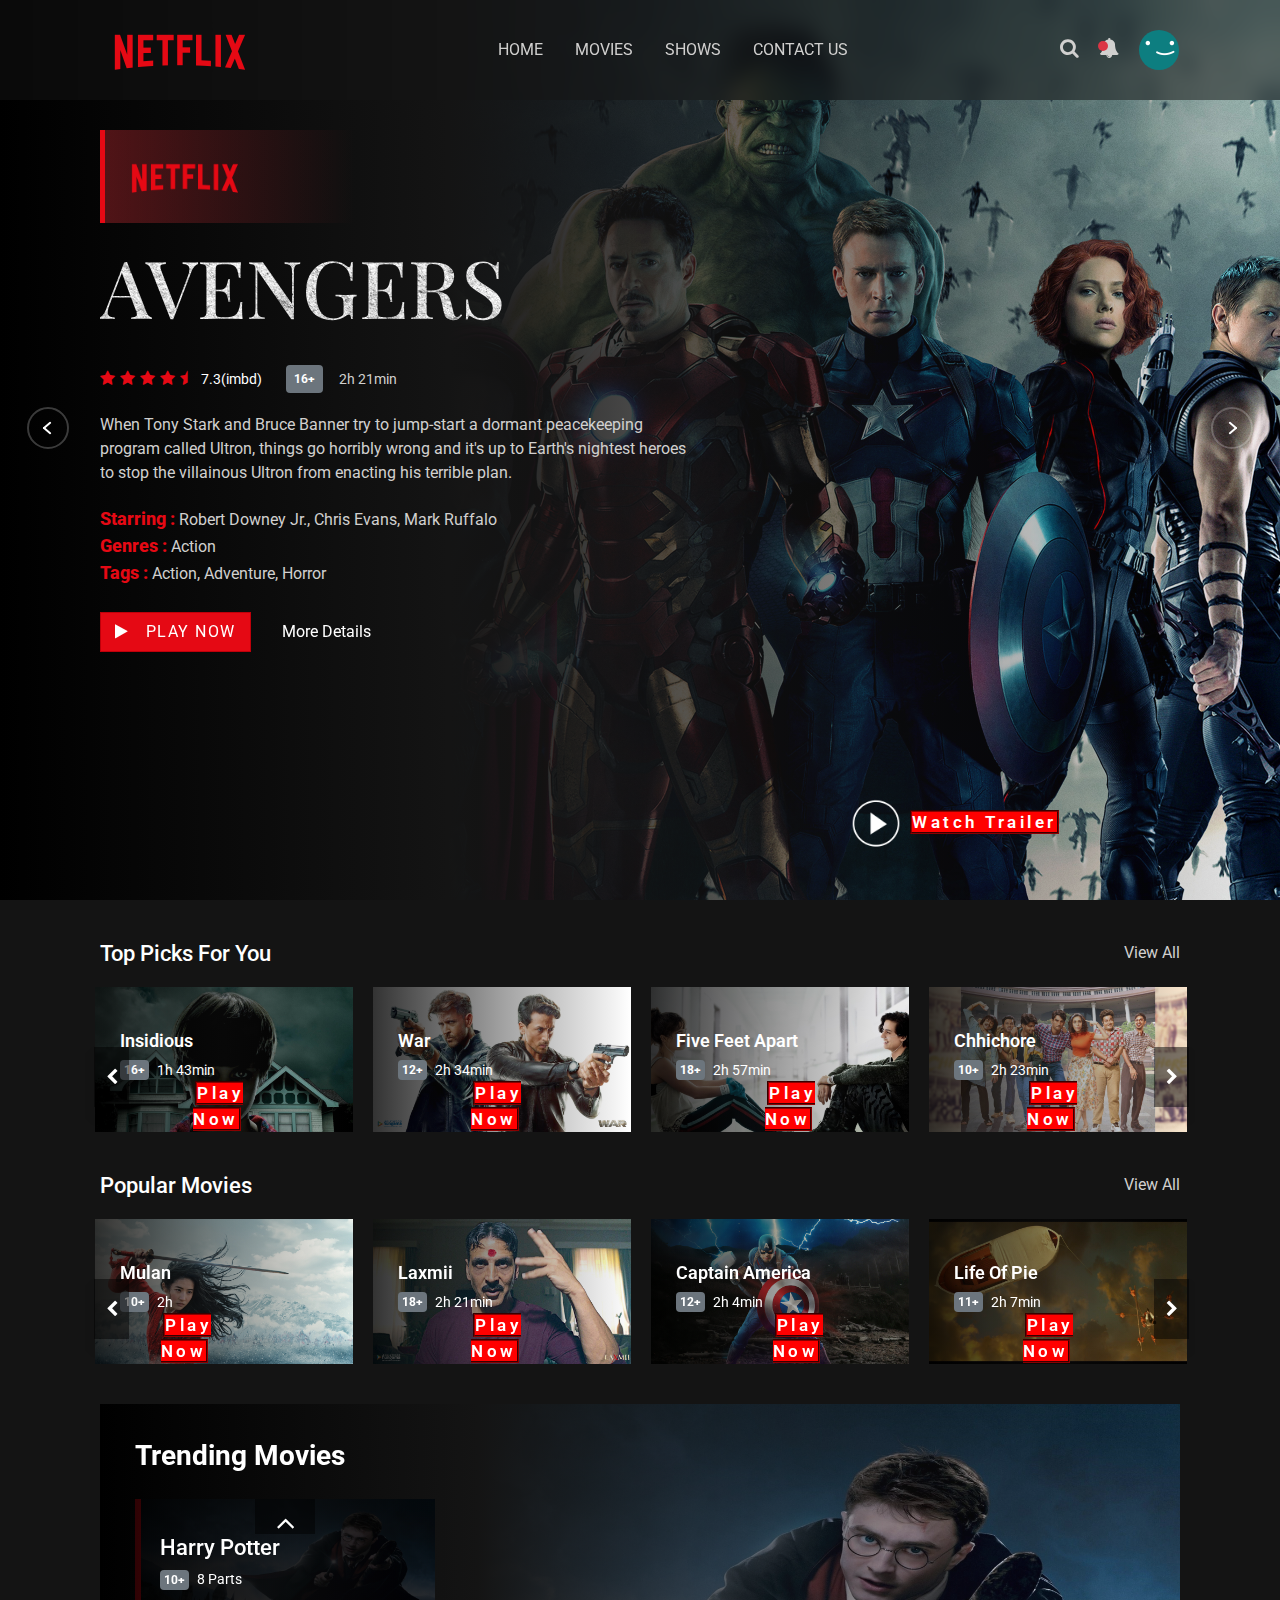
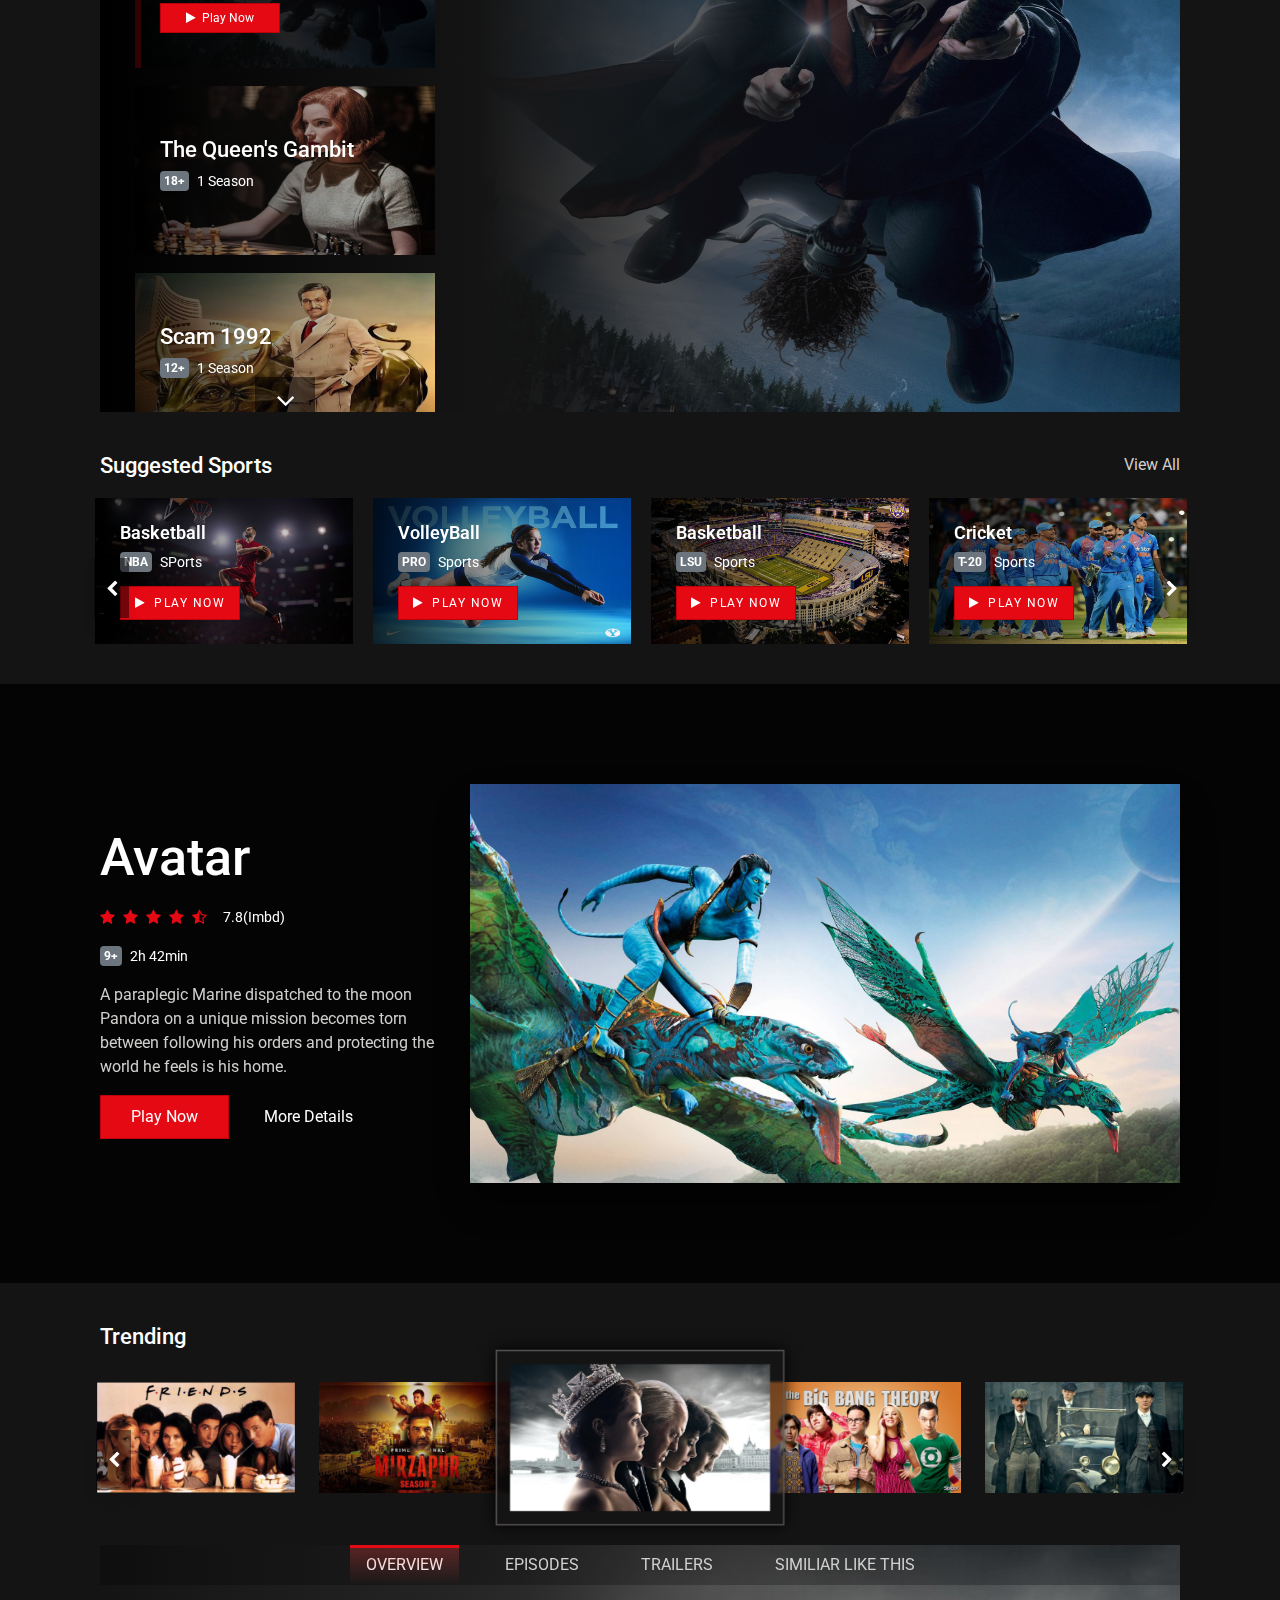
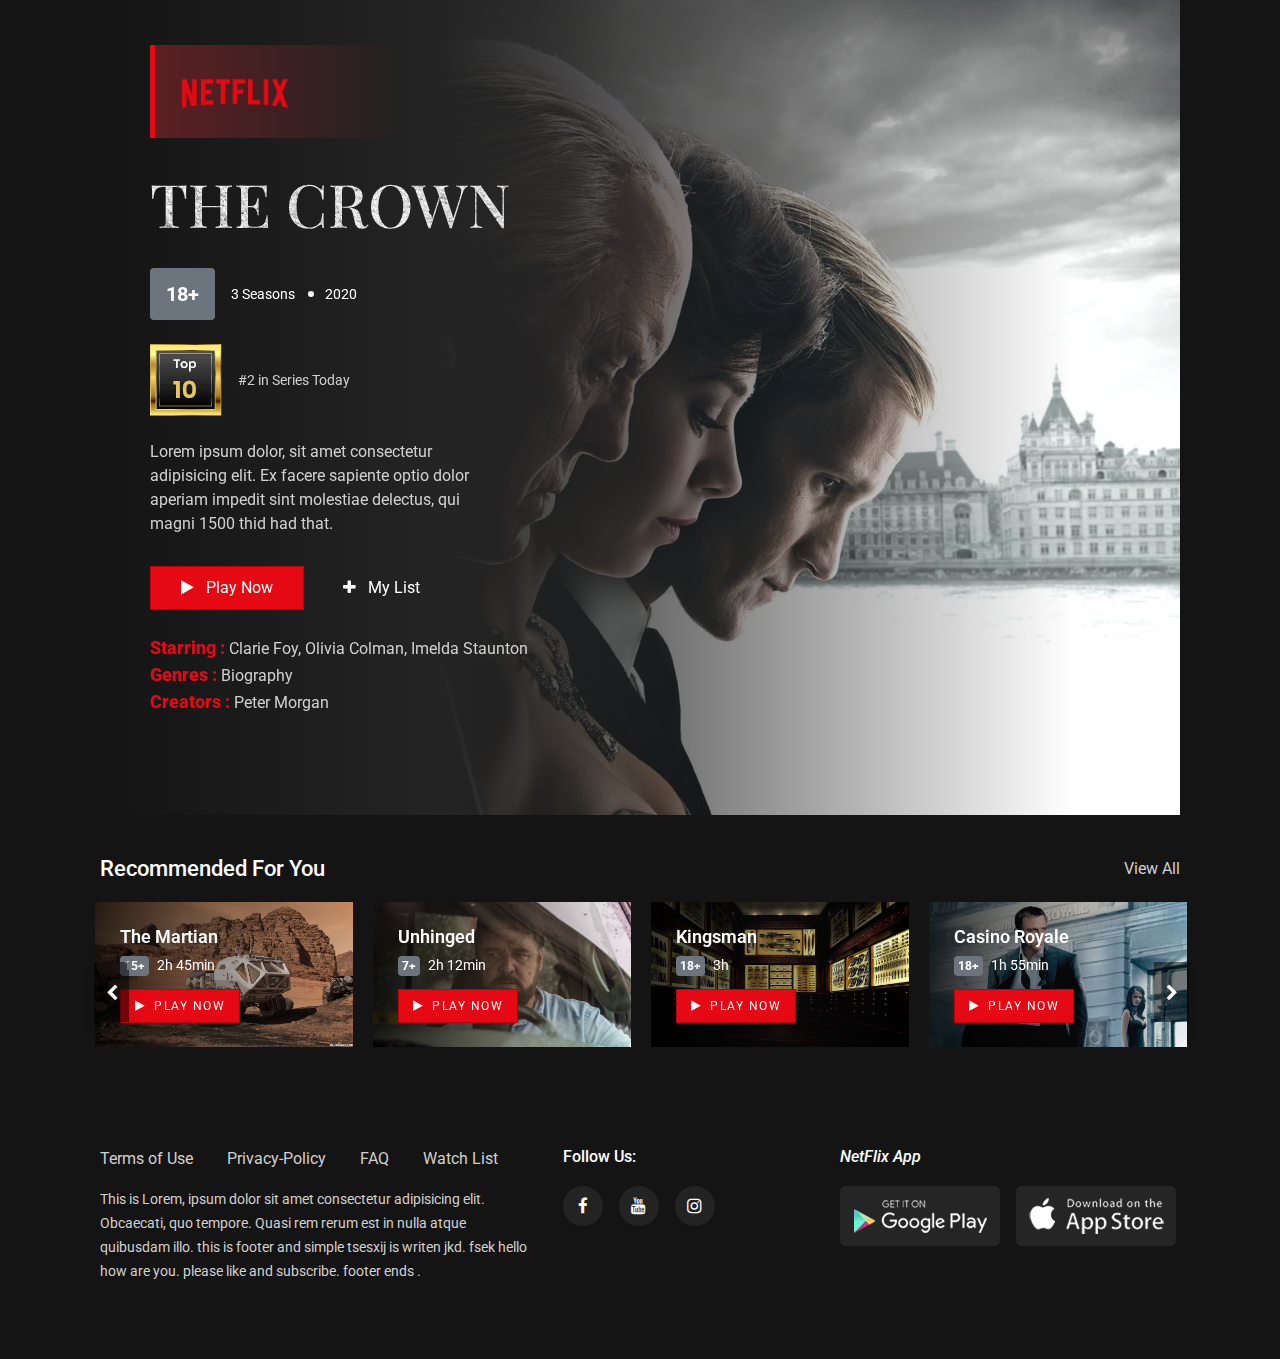
<file: index.html>
<!DOCTYPE html>
<html lang="en">

<!-- Commit successfully-->

<head>
  <meta charset="UTF-8" />
  <meta http-equiv="X-UA-Compatible" content="IE=edge" />
  <meta name="viewport" content="width=device-width, initial-scale=1.0" />
  <title>NETFLIX</title>
  <link rel="icon" href="images/netflix.png">
  <link rel="stylesheet" href="css/bootstrap.min.css" />
  <link rel="stylesheet" href="https://stackpath.bootstrapcdn.com/font-awesome/4.7.0/css/font-awesome.min.css" />
  <link rel="stylesheet" href="css/slick.css" />
  <link rel="stylesheet" href="css/slick-theme.css" />
  <link rel="stylesheet" href="css/owl.carousel.min.css" />
  <link rel="stylesheet" href="css/animate.min.css" />
  <link rel="stylesheet" href="css/magnific-popup.css" />
  <link rel="stylesheet" href="css/select2.min.css" />
  <link rel="stylesheet" href="css/select2-bootstrap4.min.css" />

  <link rel="stylesheet" href="css/slick-animation.css" />
  <link rel="stylesheet" href="style.css" />
</head>

<body>
  <header id="main-header">
    <div class="main-header">
      <div class="container-fluid">
        <div class="row">
          <div class="col-sm-12">
            <nav class="navbar navbar-expand-lg navbar-light p-0">
              <a href="#" class="navbar-toggler c-toggler" data-toggle="collapse" data-target="#navbarSupportedContent"
                aria-controls="navbarSupportedContent" aria-expanded="false" aria-label="Toggle navigation">
                <div class="navbar-toggler-icon" data-toggle="collapse">
                  <span class="navbar-menu-icon navbar-menu-icon--top"></span>
                  <span class="navbar-menu-icon navbar-menu-icon--middle"></span>
                  <span class="navbar-menu-icon navbar-menu-icon--bottom"></span>
                </div>
              </a>
              <a href="index.html" class="navbar-brand">
                <img src="images/logo.png" class="img-fluid logo" alt="" />
              </a>
              <div class="collapse navbar-collapse" id="navbarSupportedContent">
                <div class="menu-main-menu-container">
                  <ul id="top-menu" class="navbar-nav ml-auto">
                    <li class="menu-item"><a href="#">Home</a></li>
                    <li class="menu-item"><a href="#">Movies</a></li>
                    <li class="menu-item"><a href="#">Shows</a></li>
                    <li class="menu-item">
                      <a href="#">Contact Us</a>
                      <ul class="sub-menu">
                        <li class="menu-item"><a href="#">About Us</a></li>
                        <li class="menu-item"><a href="#">Contact</a></li>
                        <li class="menu-item"><a href="#">FAQ</a></li>
                        <li class="menu-item">
                          <a href="#">Privacy-Policy</a>
                        </li>
                        <li class="menu-item">
                          <a href="#">Pricing</a>
                          <ul class="sub-menu">
                            <li class="menu-item">
                              <a href="#">Gold Membership</a>
                            </li>
                            <li class="menu-item">
                              <a href="#">Silver Membership</a>
                            </li>
                            <li class="menu-item">
                              <a href="#">Bronze Membership</a>
                            </li>
                          </ul>
                        </li>
                      </ul>
                    </li>
                  </ul>
                </div>
              </div>
              <div class="mobile-more-menu">
                <a href="javascript:void(0);" class="more-toggle" id="dropdownMenuButton" data-toggle="more-toggle"
                  aria-haspopup="true" aria-expanded="false">
                  <i class="fa fa-ellipsis-h"></i>
                </a>
                <div class="more-menu" aria-labelledby="dropdownMenuButton">
                  <div class="navbar-right position-relative">
                    <ul class="d-flex align-items-center justify-content-end list-inline m-0">
                      <li>
                        <a href="#" class="search-toggle">
                          <i class="fa fa-search"></i>
                        </a>
                        <div class="search-box iq-search-bar">
                          <form action="#" class="searchbox">
                            <div class="form-group position-relative">
                              <input type="text" class="text search-input font-size-12"
                                placeholder="type here to search..." />
                              <i class="search-link fa fa-search"></i>
                            </div>
                          </form>
                        </div>
                      </li>
                      <li class="nav-item nav-icon">
                        <a href="#" class="search-toggle position-relative">
                          <i class="fa fa-bell"></i>
                          <span class="bg-danger dots"></span>
                        </a>
                        <div class="iq-sub-dropdown">
                          <div class="iq-card shadow-none m-0">
                            <div class="iq-card-body">
                              <a href="#" class="iq-sub-card">
                                <div class="media align-items-center">
                                  <img src="images/notify/thumb-1.jpg" alt="" class="img-fluid mr-3" />
                                  <div class="media-body">
                                    <h6 class="mb-0">Captain Marvel</h6>
                                    <small class="font-size-12">just now</small>
                                  </div>
                                </div>
                              </a>
                              <a href="#" class="iq-sub-card">
                                <div class="media align-items-center">
                                  <img src="images/notify/thumb-2.jpg" alt="" class="img-fluid mr-3" />
                                  <div class="media-body">
                                    <h6 class="mb-0">
                                      Dora and The Lost City of Gold
                                    </h6>
                                    <small class="font-size-12">25 mins ago</small>
                                  </div>
                                </div>
                              </a>
                              <a href="#" class="iq-sub-card">
                                <div class="media align-items-center">
                                  <img src="images/notify/thumb-3.jpg" alt="" class="img-fluid mr-3" />
                                  <div class="media-body">
                                    <h6 class="mb-0">Mulan</h6>
                                    <small class="font-size-12">1h 30 mins ago</small>
                                  </div>
                                </div>
                              </a>
                            </div>
                          </div>
                        </div>
                      </li>
                      <li>
                        <a href="#" class="iq-user-dropdown search-toggle d-flex align-items-center">
                          <img src="images/user/user.png" class="img-fluid user-m rounded-circle" alt="" />
                        </a>
                        <div class="iq-sub-dropdown iq-user-dropdown">
                          <div class="iq-card shadow-none m-0">
                            <div class="iq-card-body p-0 pl-3 pr-3">
                              <a href="#" class="iq-sub-card setting-dropdown">
                                <div class="media align-items-center">
                                  <div class="right-icon">
                                    <i class="fa fa-user text-primary"></i>
                                  </div>
                                  <div class="media-body ml-3">
                                    <h6 class="mb-0">Manage Profile</h6>
                                  </div>
                                </div>
                              </a>
                              <a href="#" class="iq-sub-card setting-dropdown">
                                <div class="media align-items-center">
                                  <div class="right-icon">
                                    <i class="fa fa-cog text-primary"></i>
                                  </div>
                                  <div class="media-body ml-3">
                                    <h6 class="mb-0">Settings</h6>
                                  </div>
                                </div>
                              </a>
                              <a href="#" class="iq-sub-card setting-dropdown">
                                <div class="media align-items-center">
                                  <div class="right-icon">
                                    <i class="fa fa-inr text-primary"></i>
                                  </div>
                                  <div class="media-body ml-3">
                                    <h6 class="mb-0">Pricing Plan</h6>
                                  </div>
                                </div>
                              </a>
                              <a href="#" class="iq-sub-card setting-dropdown">
                                <div class="media align-items-center">
                                  <div class="right-icon">
                                    <i class="fa fa-sign-out text-primary"></i>
                                  </div>
                                  <div class="media-body ml-3">
                                    <h6 class="mb-0">Logout</h6>
                                  </div>
                                </div>
                              </a>
                            </div>
                          </div>
                        </div>
                      </li>
                    </ul>
                  </div>
                </div>
              </div>

              <div class="navbar-right menu-right">
                <ul class="d-flex align-items-center list-inline m-0">
                  <li class="nav-item nav-icon">
                    <a href="#" class="search-toggle device-search">
                      <i class="fa fa-search"></i>
                    </a>
                    <div class="search-box iq-search-bar d-search">
                      <form action="#" class="searchbox">
                        <div class="form-group position-relative">
                          <input type="text" class="text search-input font-size-12"
                            placeholder="type here to search..." />
                          <i class="search-link fa fa-search"></i>
                        </div>
                      </form>
                    </div>
                  </li>
                  <li class="nav-item nav-icon">
                    <a href="#" class="search-toggle" data-toggle="search-toggle">
                      <i class="fa fa-bell"></i>
                      <span class="bg-danger dots"></span>
                    </a>
                    <div class="iq-sub-dropdown">
                      <div class="iq-card shadow-none m-0">
                        <div class="iq-card-body">
                          <a href="#" class="iq-sub-card">
                            <div class="media align-items-center">
                              <img src="images/notify/thumb-1.jpg" alt="" class="img-fluid mr-3" />
                              <div class="media-body">
                                <h6 class="mb-0">Captain Marvel</h6>
                                <small class="font-size-12">just now</small>
                              </div>
                            </div>
                          </a>
                          <a href="#" class="iq-sub-card">
                            <div class="media align-items-center">
                              <img src="images/notify/thumb-2.jpg" alt="" class="img-fluid mr-3" />
                              <div class="media-body">
                                <h6 class="mb-0">
                                  Dora and The Lost City of Gold
                                </h6>
                                <small class="font-size-12">25 mins ago</small>
                              </div>
                            </div>
                          </a>
                          <a href="#" class="iq-sub-card">
                            <div class="media align-items-center">
                              <img src="images/notify/thumb-3.jpg" alt="" class="img-fluid mr-3" />
                              <div class="media-body">
                                <h6 class="mb-0">Mulan</h6>
                                <small class="font-size-12">1h 30 mins ago</small>
                              </div>
                            </div>
                          </a>
                        </div>
                      </div>
                    </div>
                  </li>
                  <li class="nav-item nav-icon">
                    <a href="#" class="iq-user-dropdown search-toggle d-flex align-items-center p-0">
                      <img src="images/user/user.png" class="img-fluid user-m rounded-circle" alt="" />
                    </a>
                    <div class="iq-sub-dropdown iq-user-dropdown">
                      <div class="iq-card shadow-none m-0">
                        <div class="iq-card-body p-0 pl-3 pr-3">
                          <a href="#" class="iq-sub-card setting-dropdown">
                            <div class="media align-items-center">
                              <div class="right-icon">
                                <i class="fa fa-user text-primary"></i>
                              </div>
                              <div class="media-body ml-3">
                                <h6 class="mb-0">Manage Profile</h6>
                              </div>
                            </div>
                          </a>
                          <a href="#" class="iq-sub-card setting-dropdown">
                            <div class="media align-items-center">
                              <div class="right-icon">
                                <i class="fa fa-cog text-primary"></i>
                              </div>
                              <div class="media-body ml-3">
                                <h6 class="mb-0">Settings</h6>
                              </div>
                            </div>
                          </a>
                          <a href="#" class="iq-sub-card setting-dropdown">
                            <div class="media align-items-center">
                              <div class="right-icon">
                                <i class="fa fa-inr text-primary"></i>
                              </div>
                              <div class="media-body ml-3">
                                <h6 class="mb-0">Pricing Plan</h6>
                              </div>
                            </div>
                          </a>
                          <a href="#" class="iq-sub-card setting-dropdown">
                            <div class="media align-items-center">
                              <div class="right-icon">
                                <i class="fa fa-sign-out text-primary"></i>
                              </div>
                              <div class="media-body ml-3">
                                <h6 class="mb-0">Logout</h6>
                              </div>
                            </div>
                          </a>
                        </div>
                      </div>
                    </div>
                  </li>
                </ul>
              </div>
            </nav>
            <div class="nav-overlay"></div>
          </div>
        </div>
      </div>
    </div>
  </header>

  <!-- slider starts  -->
  <section id="home" class="iq-main-slider p-0">
    <div id="home-slider" class="slider m-0 p-0">
      <div class="slide slick-bg s-bg-1">
        <div class="container-fluid position-relative h-100">
          <div class="slider-inner h-100">
            <div class="row align-items-center h--100">
              <div class="col-xl-6 col-lg-12 col-md-12">
                <a href="javascript:void(0)">
                  <div class="channel-logo" data-animation-in="fadeInLeft" data-delay-in="0.5">
                    <img src="images/logo.png" class="c-logo" alt="" />
                  </div>
                </a>
                <h1 class="slider-text big-title title text-uppercase" data-animation-in="fadeInLeft"
                  data-delay-in="0.6">
                  Avengers
                </h1>
                <div class="d-flex flex-wrap align-items-center fadeInLeft animated" data-animation-in="fadeInLeft"
                  style="opacity: 1">
                  <div class="slider-ratting d-flex align-items-center mr-4 mt-2 mt-md-3">
                    <ul
                      class="ratting-start p-0 m-0 list-inline text-primary d-flex align-items-center justify-content-left">
                      <li><i class="fa fa-star"></i></li>
                      <li><i class="fa fa-star"></i></li>
                      <li><i class="fa fa-star"></i></li>
                      <li><i class="fa fa-star"></i></li>
                      <li><i class="fa fa-star-half"></i></li>
                    </ul>
                    <span class="text-white ml-2">7.3(imbd)</span>
                  </div>
                  <div class="d-flex align-items-center mt-2 mt-md-3">
                    <span class="badge badge-secondary p-2">16+</span>
                    <span class="ml-3">2h 21min</span>
                  </div>
                </div>
                <p data-animation-in="fadeInUp">
                  When Tony Stark and Bruce Banner try to jump-start a dormant
                  peacekeeping program called Ultron, things go horribly wrong
                  and it's up to Earth's nightest heroes to stop the
                  villainous Ultron from enacting his terrible plan.
                </p>
                <div class="trending-list" data-animation-in="fadeInUp" data-delay-in="1.2">
                  <div class="text-primary title starring">
                    Starring :
                    <span class="text-body">Robert Downey Jr., Chris Evans, Mark Ruffalo</span>
                  </div>
                  <div class="text-primary title genres">
                    Genres : <span class="text-body">Action</span>
                  </div>
                  <div class="text-primary title tag">
                    Tags :
                    <span class="text-body">Action, Adventure, Horror</span>
                  </div>
                </div>
                <div class="d-flex align-items-center r-mb-23 mt-4" data-animation-in="fadeInUp" data-delay-in="1.2">
                  <a href="#" class="btn btn-hover iq-button"><i class="fa fa-play mr-3"></i>Play Now</a>
                  <a href="#" class="btn btn-link">More Details</a>
                </div>
              </div>
            </div>
            <div class="col-xl-5 col-lg-12 col-md-12 trailor-video">
              <a href="video/trailer.mp4" class="video-open playbtn">
                <img src="images/play.png" class="play" alt="" />
                <span class="w-trailor">Watch Trailer</span>
              </a>
            </div>
          </div>
        </div>
      </div>
      <div class="slide slick-bg s-bg-2">
        <div class="container-fluid position-relative h-100">
          <div class="slider-inner h-100">
            <div class="row align-items-center h--100">
              <div class="col-xl-6 col-lg-12 col-md-12">
                <a href="javascript:void(0)">
                  <div class="channel-logo" data-animation-in="fadeInLeft" data-delay-in="0.5">
                    <img src="images/logo.png" class="c-logo" alt="" />
                  </div>
                </a>
                <h1 class="slider-text big-title title text-uppercase" data-animation-in="fadeInLeft"
                  data-delay-in="0.6">
                  Frozen
                </h1>
                <div class="d-flex flex-wrap align-items-center fadeInLeft animated" data-animation-in="fadeInLeft"
                  style="opacity: 1">
                  <div class="slider-ratting d-flex align-items-center mr-4 mt-2 mt-md-3">
                    <ul
                      class="ratting-start p-0 m-0 list-inline text-primary d-flex align-items-center justify-content-left">
                      <li><i class="fa fa-star"></i></li>
                      <li><i class="fa fa-star"></i></li>
                      <li><i class="fa fa-star"></i></li>
                      <li><i class="fa fa-star"></i></li>
                      <li><i class="fa fa-star-half"></i></li>
                    </ul>
                    <span class="text-white ml-2">7.4(imbd)</span>
                  </div>
                  <div class="d-flex align-items-center mt-2 mt-md-3">
                    <span class="badge badge-secondary p-2">13+</span>
                    <span class="ml-3">1h 42min</span>
                  </div>
                </div>
                <p data-animation-in="fadeInUp">
                  When the newly crowned Queen Elsa accidentally uses her
                  power to turn things into ice to curse her home in infinte
                  winter, her sister Anna teams up with a mountain man, his
                  playful reindeer, and a snowman to change the weather
                  condition.
                </p>
                <div class="trending-list" data-animation-in="fadeInUp" data-delay-in="1.2">
                  <div class="text-primary title starring">
                    Starring :
                    <span class="text-body">Kristan Bell, Idina menzel, Jonathan Groff</span>
                  </div>
                  <div class="text-primary title genres">
                    Genres : <span class="text-body">Animation</span>
                  </div>
                  <div class="text-primary title tag">
                    Tags :
                    <span class="text-body">Animation, Adventure, Comedy</span>
                  </div>
                </div>
                <div class="d-flex align-items-center r-mb-23 mt-4" data-animation-in="fadeInUp" data-delay-in="1.2">
                  <a href="#" class="btn btn-hover iq-button"><i class="fa fa-play mr-3"></i>Play Now</a>
                  <a href="#" class="btn btn-link">More Details</a>
                </div>
              </div>
            </div>
            <div class="col-xl-5 col-lg-12 col-md-12 trailor-video">
              <a href="video/Frozen 2 Official Trailer.mp4" class="video-open playbtn">
                <img src="images/play.png" class="play" alt="" />
                <span class="w-trailor">Watch Trailer</span>
              </a>
            </div>
          </div>
        </div>
      </div>
      <div class="slide slick-bg s-bg-3">
        <div class="container-fluid position-relative h-100">
          <div class="slider-inner h-100">
            <div class="row align-items-center h--100">
              <div class="col-xl-6 col-lg-12 col-md-12">
                <a href="javascript:void(0)">
                  <div class="channel-logo" data-animation-in="fadeInLeft" data-delay-in="0.5">
                    <img src="images/logo.png" class="c-logo" alt="" />
                  </div>
                </a>
                <h1 class="slider-text big-title title text-uppercase" data-animation-in="fadeInLeft"
                  data-delay-in="0.6">
                  The Conjuring
                </h1>
                <div class="d-flex flex-wrap align-items-center fadeInLeft animated" data-animation-in="fadeInLeft"
                  style="opacity: 1">
                  <div class="slider-ratting d-flex align-items-center mr-4 mt-2 mt-md-3">
                    <ul
                      class="ratting-start p-0 m-0 list-inline text-primary d-flex align-items-center justify-content-left">
                      <li><i class="fa fa-star"></i></li>
                      <li><i class="fa fa-star"></i></li>
                      <li><i class="fa fa-star"></i></li>
                      <li><i class="fa fa-star"></i></li>
                      <li><i class="fa fa-star-half"></i></li>
                    </ul>
                    <span class="text-white ml-2">7.5(imbd)</span>
                  </div>
                  <div class="d-flex align-items-center mt-2 mt-md-3">
                    <span class="badge badge-secondary p-2">16+</span>
                    <span class="ml-3">1h 52min</span>
                  </div>
                </div>
                <p data-animation-in="fadeInUp">
                  Paranomal investigators Ed and Lorraine Warren work to help
                  a family terrorized by a dark presence in their farmhouse.
                </p>
                <div class="trending-list" data-animation-in="fadeInUp" data-delay-in="1.2">
                  <div class="text-primary title starring">
                    Starring :
                    <span class="text-body">Patrick Wilson, Vera Farminga, Ron Livingston</span>
                  </div>
                  <div class="text-primary title genres">
                    Genres : <span class="text-body">Horror</span>
                  </div>
                  <div class="text-primary title tag">
                    Tags :
                    <span class="text-body">Horror, Mystery, Thriller</span>
                  </div>
                </div>
                <div class="d-flex align-items-center r-mb-23 mt-4" data-animation-in="fadeInUp" data-delay-in="1.2">
                  <a href="#" class="btn btn-hover iq-button"><i class="fa fa-play mr-3"></i>Play Now</a>
                  <a href="#" class="btn btn-link">More Details</a>
                </div>
              </div>
            </div>
            <div class="col-xl-5 col-lg-12 col-md-12 trailor-video">
              <a href="video/The Conjuring - Official Main Trailer [HD].mp4" class="video-open playbtn">
                <img src="images/play.png" class="play" alt="" />
                <span class="w-trailor">Watch Trailer</span>
              </a>
            </div>
          </div>
        </div>
      </div>
    </div>
  </section>
  <!-- slider ends -->

  <!-- main content starts  -->
  <div class="main-content">
    <!-- favorite section starts   -->

    <section id="iq-favorites">
      <div class="container-fluid">
        <div class="row">
          <div class="col-sm-12 overflow-hidden">
            <div class="iq-main-header d-flex align-items-center justify-content-between">
              <h4 class="main-title">Top Picks For You</h4>
              <a href="#" class="iq-view-all">View All</a>
            </div>
            <div class="favorite-contens">
              <ul class="favorites-slider list-inline row p-0 mb-0">
                <!-- slide item 1 -->
                <li class="slide-item">
                  <div class="block-images position-relative">
                    <div class="img-box">
                      <img src="images/favorite/f1.jpg" class="img-fluid" alt="" />
                    </div>
                    <div class="block-description">
                      <h6 class="iq-title">
                        <a href="#"> Insidious </a>
                      </h6>
                      <div class="movie-time d-flex align-items-center my-2">
                        <div class="badge badge-secondary p-1 mr-2">16+</div>
                        <span class="text-white">1h 43min</span>
                      </div>
                      <div class="col-xl-5 col-lg-12 col-md-12 trailor-video">
                        <a href="video/The Conjuring - Official Main Trailer [HD].mp4" class="video-open playbtn">
                          <span class="w-trailor">Play Now</span>
                        </a>
                      </div>
                    </div>
                    <div class="block-social-info">
                      <ul class="list-inline p-0 m-0 music-play-lists">
                        <li class="share">
                          <span><i class="fa fa-share-alt"></i></span>
                          <div class="share-box">
                            <div class="d-flex align-items-center">
                              <a href="#" class="share-ico"><i class="fa fa-share-alt"></i></a>
                              <a href="#" class="share-ico"><i class="fa fa-youtube"></i></a>
                              <a href="#" class="share-ico"><i class="fa fa-instagram"></i></a>
                            </div>
                          </div>
                        </li>
                        <li>
                          <span><i class="fa fa-heart"></i></span>
                          <span class="count-box">19+</span>
                        </li>
                        <li>
                          <span><i class="fa fa-plus"></i></span>
                        </li>
                      </ul>
                    </div>
                  </div>
                </li>
                <!-- slide item 2 -->
                <li class="slide-item">
                  <div class="block-images position-relative">
                    <div class="img-box">
                      <img src="images/favorite/f2.jpg" class="img-fluid" alt="" />
                    </div>
                    <div class="block-description">
                      <h6 class="iq-title">
                        <a href="#"> War </a>
                      </h6>
                      <div class="movie-time d-flex align-items-center my-2">
                        <div class="badge badge-secondary p-1 mr-2">12+</div>
                        <span class="text-white">2h 34min</span>
                      </div>
                      <div class="col-xl-5 col-lg-12 col-md-12 trailor-video">
                        <a href="video/The Conjuring - Official Main Trailer [HD].mp4" class="video-open playbtn">
                          <span class="w-trailor">Play Now</span>
                        </a>
                      </div>
                    </div>
                    <div class="block-social-info">
                      <ul class="list-inline p-0 m-0 music-play-lists">
                        <li class="share">
                          <span><i class="fa fa-share-alt"></i></span>
                          <div class="share-box">
                            <div class="d-flex align-items-center">
                              <a href="#" class="share-ico"><i class="fa fa-share-alt"></i></a>
                              <a href="#" class="share-ico"><i class="fa fa-youtube"></i></a>
                              <a href="#" class="share-ico"><i class="fa fa-instagram"></i></a>
                            </div>
                          </div>
                        </li>
                        <li>
                          <span><i class="fa fa-heart"></i></span>
                          <span class="count-box">58+</span>
                        </li>
                        <li>
                          <span><i class="fa fa-plus"></i></span>
                        </li>
                      </ul>
                    </div>
                  </div>
                </li>
                <!-- slide item 3 -->
                <li class="slide-item">
                  <div class="block-images position-relative">
                    <div class="img-box">
                      <img src="images/favorite/f3.jpg" class="img-fluid" alt="" />
                    </div>
                    <div class="block-description">
                      <h6 class="iq-title">
                        <a href="#"> Five Feet Apart </a>
                      </h6>
                      <div class="movie-time d-flex align-items-center my-2">
                        <div class="badge badge-secondary p-1 mr-2">18+</div>
                        <span class="text-white">2h 57min</span>
                      </div>
                      <div class="col-xl-5 col-lg-12 col-md-12 trailor-video">
                        <a href="video/The Conjuring - Official Main Trailer [HD].mp4" class="video-open playbtn">
                          <span class="w-trailor">Play Now</span>
                        </a>
                      </div>
                    </div>
                    <div class="block-social-info">
                      <ul class="list-inline p-0 m-0 music-play-lists">
                        <li class="share">
                          <span><i class="fa fa-share-alt"></i></span>
                          <div class="share-box">
                            <div class="d-flex align-items-center">
                              <a href="#" class="share-ico"><i class="fa fa-share-alt"></i></a>
                              <a href="#" class="share-ico"><i class="fa fa-youtube"></i></a>
                              <a href="#" class="share-ico"><i class="fa fa-instagram"></i></a>
                            </div>
                          </div>
                        </li>
                        <li>
                          <span><i class="fa fa-heart"></i></span>
                          <span class="count-box">19+</span>
                        </li>
                        <li>
                          <span><i class="fa fa-plus"></i></span>
                        </li>
                      </ul>
                    </div>
                  </div>
                </li>
                <!-- slide item 4 -->
                <li class="slide-item">
                  <div class="block-images position-relative">
                    <div class="img-box">
                      <img src="images/favorite/f4.jpg" class="img-fluid" alt="" />
                    </div>
                    <div class="block-description">
                      <h6 class="iq-title">
                        <a href="#"> Chhichore </a>
                      </h6>
                      <div class="movie-time d-flex align-items-center my-2">
                        <div class="badge badge-secondary p-1 mr-2">10+</div>
                        <span class="text-white">2h 23min</span>
                      </div>
                      <div class="col-xl-5 col-lg-12 col-md-12 trailor-video">
                        <a href="video/The Conjuring - Official Main Trailer [HD].mp4" class="video-open playbtn">
                          <span class="w-trailor">Play Now</span>
                        </a>
                      </div>
                    </div>
                    <div class="block-social-info">
                      <ul class="list-inline p-0 m-0 music-play-lists">
                        <li class="share">
                          <span><i class="fa fa-share-alt"></i></span>
                          <div class="share-box">
                            <div class="d-flex align-items-center">
                              <a href="#" class="share-ico"><i class="fa fa-share-alt"></i></a>
                              <a href="#" class="share-ico"><i class="fa fa-youtube"></i></a>
                              <a href="#" class="share-ico"><i class="fa fa-instagram"></i></a>
                            </div>
                          </div>
                        </li>
                        <li>
                          <span><i class="fa fa-heart"></i></span>
                          <span class="count-box">19+</span>
                        </li>
                        <li>
                          <span><i class="fa fa-plus"></i></span>
                        </li>
                      </ul>
                    </div>
                  </div>
                </li>
                <!-- slide item 5 -->
                <li class="slide-item">
                  <div class="block-images position-relative">
                    <div class="img-box">
                      <img src="images/favorite/f5.jpg" class="img-fluid" alt="" />
                    </div>
                    <div class="block-description">
                      <h6 class="iq-title">
                        <a href="#"> Doctor Strange </a>
                      </h6>
                      <div class="movie-time d-flex align-items-center my-2">
                        <div class="badge badge-secondary p-1 mr-2">12+</div>
                        <span class="text-white">1h 55min</span>
                      </div>
                      <div class="col-xl-5 col-lg-12 col-md-12 trailor-video">
                        <a href="video/The Conjuring - Official Main Trailer [HD].mp4" class="video-open playbtn">
                          <span class="w-trailor">Play Now</span>
                        </a>
                      </div>
                    </div>
                    <div class="block-social-info">
                      <ul class="list-inline p-0 m-0 music-play-lists">
                        <li class="share">
                          <span><i class="fa fa-share-alt"></i></span>
                          <div class="share-box">
                            <div class="d-flex align-items-center">
                              <a href="#" class="share-ico"><i class="fa fa-share-alt"></i></a>
                              <a href="#" class="share-ico"><i class="fa fa-youtube"></i></a>
                              <a href="#" class="share-ico"><i class="fa fa-instagram"></i></a>
                            </div>
                          </div>
                        </li>
                        <li>
                          <span><i class="fa fa-heart"></i></span>
                          <span class="count-box">19+</span>
                        </li>
                        <li>
                          <span><i class="fa fa-plus"></i></span>
                        </li>
                      </ul>
                    </div>
                  </div>
                </li>
              </ul>
            </div>
          </div>
        </div>
      </div>
    </section>

    <!-- favourite section ends -->

    <!-- upcoming contents section starts  -->
    <section id="iq-upcoming-movie">
      <div class="container-fluid">
        <div class="row">
          <div class="col-sm-12 overflow-hidden">
            <div class="iq-main-header d-flex align-items-center justify-content-between">
              <h4 class="main-title">Popular Movies</h4>
              <a href="#" class="iq-view-all">View All</a>
            </div>
            <div class="favorite-contens">
              <ul class="favorites-slider list-inline row p-0 mb-0">
                <!-- slide item 1 -->
                <li class="slide-item">
                  <div class="block-images position-relative">
                    <div class="img-box">
                      <img src="images/popular/u1.jpg" class="img-fluid" alt="" />
                    </div>
                    <div class="block-description">
                      <h6 class="iq-title">
                        <a href="#"> Mulan </a>
                      </h6>
                      <div class="movie-time d-flex align-items-center my-2">
                        <div class="badge badge-secondary p-1 mr-2">10+</div>
                        <span class="text-white">2h</span>
                      </div>
                      <div class="col-xl-5 col-lg-12 col-md-12 trailor-video">
                        <a href="video/The Conjuring - Official Main Trailer [HD].mp4" class="video-open playbtn">
                          <span class="w-trailor">Play Now</span>
                        </a>
                      </div>
                    </div>
                    <div class="block-social-info">
                      <ul class="list-inline p-0 m-0 music-play-lists">
                        <li class="share">
                          <span><i class="fa fa-share-alt"></i></span>
                          <div class="share-box">
                            <div class="d-flex align-items-center">
                              <a href="#" class="share-ico"><i class="fa fa-share-alt"></i></a>
                              <a href="#" class="share-ico"><i class="fa fa-youtube"></i></a>
                              <a href="#" class="share-ico"><i class="fa fa-instagram"></i></a>
                            </div>
                          </div>
                        </li>
                        <li>
                          <span><i class="fa fa-heart"></i></span>
                          <span class="count-box">89+</span>
                        </li>
                        <li>
                          <span><i class="fa fa-plus"></i></span>
                        </li>
                      </ul>
                    </div>
                  </div>
                </li>
                <!-- slide item 2 -->
                <li class="slide-item">
                  <div class="block-images position-relative">
                    <div class="img-box">
                      <img src="images/popular/u2.jpg" class="img-fluid" alt="" />
                    </div>
                    <div class="block-description">
                      <h6 class="iq-title">
                        <a href="#"> Laxmii </a>
                      </h6>
                      <div class="movie-time d-flex align-items-center my-2">
                        <div class="badge badge-secondary p-1 mr-2">18+</div>
                        <span class="text-white">2h 21min</span>
                      </div>
                      <div class="col-xl-5 col-lg-12 col-md-12 trailor-video">
                        <a href="video/The Conjuring - Official Main Trailer [HD].mp4" class="video-open playbtn">
                          <span class="w-trailor">Play Now</span>
                        </a>
                      </div>
                    </div>
                    <div class="block-social-info">
                      <ul class="list-inline p-0 m-0 music-play-lists">
                        <li class="share">
                          <span><i class="fa fa-share-alt"></i></span>
                          <div class="share-box">
                            <div class="d-flex align-items-center">
                              <a href="#" class="share-ico"><i class="fa fa-share-alt"></i></a>
                              <a href="#" class="share-ico"><i class="fa fa-youtube"></i></a>
                              <a href="#" class="share-ico"><i class="fa fa-instagram"></i></a>
                            </div>
                          </div>
                        </li>
                        <li>
                          <span><i class="fa fa-heart"></i></span>
                          <span class="count-box">35+</span>
                        </li>
                        <li>
                          <span><i class="fa fa-plus"></i></span>
                        </li>
                      </ul>
                    </div>
                  </div>
                </li>
                <!-- slide item 3 -->
                <li class="slide-item">
                  <div class="block-images position-relative">
                    <div class="img-box">
                      <img src="images/popular/u3.jpg" class="img-fluid" alt="" />
                    </div>
                    <div class="block-description">
                      <h6 class="iq-title">
                        <a href="#"> Captain America </a>
                      </h6>
                      <div class="movie-time d-flex align-items-center my-2">
                        <div class="badge badge-secondary p-1 mr-2">12+</div>
                        <span class="text-white">2h 4min</span>
                      </div>
                      <div class="col-xl-5 col-lg-12 col-md-12 trailor-video">
                        <a href="video/The Conjuring - Official Main Trailer [HD].mp4" class="video-open playbtn">
                          <span class="w-trailor">Play Now</span>
                        </a>
                      </div>
                    </div>
                    <div class="block-social-info">
                      <ul class="list-inline p-0 m-0 music-play-lists">
                        <li class="share">
                          <span><i class="fa fa-share-alt"></i></span>
                          <div class="share-box">
                            <div class="d-flex align-items-center">
                              <a href="#" class="share-ico"><i class="fa fa-share-alt"></i></a>
                              <a href="#" class="share-ico"><i class="fa fa-youtube"></i></a>
                              <a href="#" class="share-ico"><i class="fa fa-instagram"></i></a>
                            </div>
                          </div>
                        </li>
                        <li>
                          <span><i class="fa fa-heart"></i></span>
                          <span class="count-box">99+</span>
                        </li>
                        <li>
                          <span><i class="fa fa-plus"></i></span>
                        </li>
                      </ul>
                    </div>
                  </div>
                </li>
                <!-- slide item 4 -->
                <li class="slide-item">
                  <div class="block-images position-relative">
                    <div class="img-box">
                      <img src="images/popular/u4.jpg" class="img-fluid" alt="" />
                    </div>
                    <div class="block-description">
                      <h6 class="iq-title">
                        <a href="#"> Life of Pie </a>
                      </h6>
                      <div class="movie-time d-flex align-items-center my-2">
                        <div class="badge badge-secondary p-1 mr-2">11+</div>
                        <span class="text-white">2h 7min</span>
                      </div>
                      <div class="col-xl-5 col-lg-12 col-md-12 trailor-video">
                        <a href="video/The Conjuring - Official Main Trailer [HD].mp4" class="video-open playbtn">
                          <span class="w-trailor">Play Now</span>
                        </a>
                      </div>
                    </div>
                    <div class="block-social-info">
                      <ul class="list-inline p-0 m-0 music-play-lists">
                        <li class="share">
                          <span><i class="fa fa-share-alt"></i></span>
                          <div class="share-box">
                            <div class="d-flex align-items-center">
                              <a href="#" class="share-ico"><i class="fa fa-share-alt"></i></a>
                              <a href="#" class="share-ico"><i class="fa fa-youtube"></i></a>
                              <a href="#" class="share-ico"><i class="fa fa-instagram"></i></a>
                            </div>
                          </div>
                        </li>
                        <li>
                          <span><i class="fa fa-heart"></i></span>
                          <span class="count-box">19+</span>
                        </li>
                        <li>
                          <span><i class="fa fa-plus"></i></span>
                        </li>
                      </ul>
                    </div>
                  </div>
                </li>
                <!-- slide item 5 -->
                <li class="slide-item">
                  <div class="block-images position-relative">
                    <div class="img-box">
                      <img src="images/popular/u5.jpg" class="img-fluid" alt="" />
                    </div>
                    <div class="block-description">
                      <h6 class="iq-title">
                        <a href="#"> Mission Mangal </a>
                      </h6>
                      <div class="movie-time d-flex align-items-center my-2">
                        <div class="badge badge-secondary p-1 mr-2">12+</div>
                        <span class="text-white">2h 10min</span>
                      </div>
                      <div class="col-xl-5 col-lg-12 col-md-12 trailor-video">
                        <a href="video/The Conjuring - Official Main Trailer [HD].mp4" class="video-open playbtn">
                          <span class="w-trailor">Play Now</span>
                        </a>
                      </div>
                    </div>
                    <div class="block-social-info">
                      <ul class="list-inline p-0 m-0 music-play-lists">
                        <li class="share">
                          <span><i class="fa fa-share-alt"></i></span>
                          <div class="share-box">
                            <div class="d-flex align-items-center">
                              <a href="#" class="share-ico"><i class="fa fa-share-alt"></i></a>
                              <a href="#" class="share-ico"><i class="fa fa-youtube"></i></a>
                              <a href="#" class="share-ico"><i class="fa fa-instagram"></i></a>
                            </div>
                          </div>
                        </li>
                        <li>
                          <span><i class="fa fa-heart"></i></span>
                          <span class="count-box">19+</span>
                        </li>
                        <li>
                          <span><i class="fa fa-plus"></i></span>
                        </li>
                      </ul>
                    </div>
                  </div>
                </li>
              </ul>
            </div>
          </div>
        </div>
      </div>
    </section>
    <!-- upcoming contents section ends -->

    <!-- top ten trending  -->

    <section id="iq-topten">
      <div class="container-fluid">
        <div class="row">
          <div class="col-sm-12 overflow-hidden">
            <div class="topten-contents">
              <h4 class="main-title iq-title topten-title">
                Trending Movies
              </h4>
              <ul id="top-ten-slider" class="list-inline p-0 m-0 d-flex align-items-center">
                <li class="slick-bg">
                  <a href="#">
                    <img src="images/top-10/01.jpg" class="img-fluid w-100" alt="" />
                    <h6 class="iq-title"><a href="#">Harry Potter</a></h6>
                  </a>
                </li>
                <li class="slick-bg">
                  <a href="#">
                    <img src="images/top-10/02.jpg" class="img-fluid w-100" alt="" />
                    <h6 class="iq-title">
                      <a href="#">The Queen's Gambit</a>
                    </h6>
                  </a>
                </li>
                <li class="slick-bg">
                  <a href="#">
                    <img src="images/top-10/03.jpg" class="img-fluid w-100" alt="" />
                    <h6 class="iq-title"><a href="#">Scam 1992</a></h6>
                  </a>
                </li>
                <li class="slick-bg">
                  <a href="#">
                    <img src="images/top-10/04.jpg" class="img-fluid w-100" alt="" />
                    <h6 class="iq-title"><a href="#">Stranger Things</a></h6>
                  </a>
                </li>
                <li class="slick-bg">
                  <a href="#">
                    <img src="images/top-10/05.jpg" class="img-fluid w-100" alt="" />
                    <h6 class="iq-title"><a href="#">BoJack Horsemen</a></h6>
                  </a>
                </li>
                <li class="slick-bg">
                  <a href="#">
                    <img src="images/top-10/06.jpg" class="img-fluid w-100" alt="" />
                    <h6 class="iq-title"><a href="#">Peaky Blinders</a></h6>
                  </a>
                </li>
              </ul>
              <div class="vertical_s">
                <ul id="top-ten-slider-nav" class="list-inline p-0 m-0 d-flex align-items-center">
                  <li>
                    <div class="block-images position-relative">
                      <a href="#">
                        <img src="images/top-10/01.jpg" class="img-fluid w-100" alt="" />
                      </a>
                      <div class="block-description">
                        <h5>Harry Potter</h5>
                        <div class="movie-time d-flex align-items-center my-2">
                          <div class="badge badge-secondary p-1 mr-2">
                            10+
                          </div>
                          <span class="text-white">8 Parts</span>
                        </div>
                        <div class="hover-buttons">
                          <a href="#" class="btn btn-hover" tabindex="0">
                            <i class="fa fa-play mr-1" aria-hidden="true"></i>
                            Play Now
                          </a>
                        </div>
                      </div>
                    </div>
                  </li>
                  <li>
                    <div class="block-images position-relative">
                      <a href="#">
                        <img src="images/top-10/02.jpg" class="img-fluid w-100" alt="" />
                      </a>
                      <div class="block-description">
                        <h5>The Queen's Gambit</h5>
                        <div class="movie-time d-flex align-items-center my-2">
                          <div class="badge badge-secondary p-1 mr-2">
                            18+
                          </div>
                          <span class="text-white">1 Season</span>
                        </div>
                        <div class="hover-buttons">
                          <a href="#" class="btn btn-hover" tabindex="0">
                            <i class="fa fa-play mr-1" aria-hidden="true"></i>
                            Play Now
                          </a>
                        </div>
                      </div>
                    </div>
                  </li>
                  <li>
                    <div class="block-images position-relative">
                      <a href="#">
                        <img src="images/top-10/03.jpg" class="img-fluid w-100" alt="" />
                      </a>
                      <div class="block-description">
                        <h5>Scam 1992</h5>
                        <div class="movie-time d-flex align-items-center my-2">
                          <div class="badge badge-secondary p-1 mr-2">
                            12+
                          </div>
                          <span class="text-white">1 Season</span>
                        </div>
                        <div class="hover-buttons">
                          <a href="#" class="btn btn-hover" tabindex="0">
                            <i class="fa fa-play mr-1" aria-hidden="true"></i>
                            Play Now
                          </a>
                        </div>
                      </div>
                    </div>
                  </li>
                  <li>
                    <div class="block-images position-relative">
                      <a href="#">
                        <img src="images/top-10/04.jpg" class="img-fluid w-100" alt="" />
                      </a>
                      <div class="block-description">
                        <h5>Stranger Things</h5>
                        <div class="movie-time d-flex align-items-center my-2">
                          <div class="badge badge-secondary p-1 mr-2">
                            16+
                          </div>
                          <span class="text-white">3 Season</span>
                        </div>
                        <div class="hover-buttons">
                          <a href="#" class="btn btn-hover" tabindex="0">
                            <i class="fa fa-play mr-1" aria-hidden="true"></i>
                            Play Now
                          </a>
                        </div>
                      </div>
                    </div>
                  </li>
                  <li>
                    <div class="block-images position-relative">
                      <a href="#">
                        <img src="images/top-10/05.jpg" class="img-fluid w-100" alt="" />
                      </a>
                      <div class="block-description">
                        <h5>BoJack Horseman</h5>
                        <div class="movie-time d-flex align-items-center my-2">
                          <div class="badge badge-secondary p-1 mr-2">
                            15+
                          </div>
                          <span class="text-white">6 Season</span>
                        </div>
                        <div class="hover-buttons">
                          <a href="#" class="btn btn-hover" tabindex="0">
                            <i class="fa fa-play mr-1" aria-hidden="true"></i>
                            Play Now
                          </a>
                        </div>
                      </div>
                    </div>
                  </li>
                  <li>
                    <div class="block-images position-relative">
                      <a href="#">
                        <img src="images/top-10/06.jpg" class="img-fluid w-100" alt="" />
                      </a>
                      <div class="block-description">
                        <h5>Peaky Blinders</h5>
                        <div class="movie-time d-flex align-items-center my-2">
                          <div class="badge badge-secondary p-1 mr-2">
                            20+
                          </div>
                          <span class="text-white">5 Season</span>
                        </div>
                        <div class="hover-buttons">
                          <a href="#" class="btn btn-hover" tabindex="0">
                            <i class="fa fa-play mr-1" aria-hidden="true"></i>
                            Play Now
                          </a>
                        </div>
                      </div>
                    </div>
                  </li>
                </ul>
              </div>
            </div>
          </div>
        </div>
      </div>
    </section>

    <section id="iq-suggested" class="s-margin">
      <div class="container-fluid">
        <div class="row">
          <div class="col-sm-12 overflow-hidden">
            <div class="iq-main-header d-flex align-items-center justify-content-between">
              <h4 class="main-title">Suggested Sports</h4>
              <a href="#" class="iq-view-all">View All</a>
            </div>
            <div class="favorite-contens">
              <ul class="favorites-slider list-inline row p-0 mb-0">
                <!-- slide item 1 -->
                <li class="slide-item">
                  <div class="block-images position-relative">
                    <div class="img-box">
                      <img src="images/suggested/01.jpg" class="img-fluid" alt="" />
                    </div>
                    <div class="block-description">
                      <h6 class="iq-title">
                        <a href="#"> Basketball </a>
                      </h6>
                      <div class="movie-time d-flex align-items-center my-2">
                        <div class="badge badge-secondary p-1 mr-2">NBA</div>
                        <span class="text-white">SPorts</span>
                      </div>
                      <div class="hover-buttons">
                        <span class="btn btn-hover iq-button">
                          <i class="fa fa-play mr-1"></i>
                          Play Now
                        </span>
                      </div>
                    </div>
                    <div class="block-social-info">
                      <ul class="list-inline p-0 m-0 music-play-lists">
                        <li class="share">
                          <span><i class="fa fa-share-alt"></i></span>
                          <div class="share-box">
                            <div class="d-flex align-items-center">
                              <a href="#" class="share-ico"><i class="fa fa-share-alt"></i></a>
                              <a href="#" class="share-ico"><i class="fa fa-youtube"></i></a>
                              <a href="#" class="share-ico"><i class="fa fa-instagram"></i></a>
                            </div>
                          </div>
                        </li>
                        <li>
                          <span><i class="fa fa-heart"></i></span>
                          <span class="count-box">89+</span>
                        </li>
                        <li>
                          <span><i class="fa fa-plus"></i></span>
                        </li>
                      </ul>
                    </div>
                  </div>
                </li>
                <!-- slide item 2 -->
                <li class="slide-item">
                  <div class="block-images position-relative">
                    <div class="img-box">
                      <img src="images/suggested/02.jpg" class="img-fluid" alt="" />
                    </div>
                    <div class="block-description">
                      <h6 class="iq-title">
                        <a href="#"> VolleyBall </a>
                      </h6>
                      <div class="movie-time d-flex align-items-center my-2">
                        <div class="badge badge-secondary p-1 mr-2">PRO</div>
                        <span class="text-white">Sports</span>
                      </div>
                      <div class="hover-buttons">
                        <span class="btn btn-hover iq-button">
                          <i class="fa fa-play mr-1"></i>
                          Play Now
                        </span>
                      </div>
                    </div>
                    <div class="block-social-info">
                      <ul class="list-inline p-0 m-0 music-play-lists">
                        <li class="share">
                          <span><i class="fa fa-share-alt"></i></span>
                          <div class="share-box">
                            <div class="d-flex align-items-center">
                              <a href="#" class="share-ico"><i class="fa fa-share-alt"></i></a>
                              <a href="#" class="share-ico"><i class="fa fa-youtube"></i></a>
                              <a href="#" class="share-ico"><i class="fa fa-instagram"></i></a>
                            </div>
                          </div>
                        </li>
                        <li>
                          <span><i class="fa fa-heart"></i></span>
                          <span class="count-box">35+</span>
                        </li>
                        <li>
                          <span><i class="fa fa-plus"></i></span>
                        </li>
                      </ul>
                    </div>
                  </div>
                </li>
                <!-- slide item 3 -->
                <li class="slide-item">
                  <div class="block-images position-relative">
                    <div class="img-box">
                      <img src="images/suggested/03.jpg" class="img-fluid" alt="" />
                    </div>
                    <div class="block-description">
                      <h6 class="iq-title">
                        <a href="#"> Basketball </a>
                      </h6>
                      <div class="movie-time d-flex align-items-center my-2">
                        <div class="badge badge-secondary p-1 mr-2">LSU</div>
                        <span class="text-white">Sports</span>
                      </div>
                      <div class="hover-buttons">
                        <span class="btn btn-hover iq-button">
                          <i class="fa fa-play mr-1"></i>
                          Play Now
                        </span>
                      </div>
                    </div>
                    <div class="block-social-info">
                      <ul class="list-inline p-0 m-0 music-play-lists">
                        <li class="share">
                          <span><i class="fa fa-share-alt"></i></span>
                          <div class="share-box">
                            <div class="d-flex align-items-center">
                              <a href="#" class="share-ico"><i class="fa fa-share-alt"></i></a>
                              <a href="#" class="share-ico"><i class="fa fa-youtube"></i></a>
                              <a href="#" class="share-ico"><i class="fa fa-instagram"></i></a>
                            </div>
                          </div>
                        </li>
                        <li>
                          <span><i class="fa fa-heart"></i></span>
                          <span class="count-box">99+</span>
                        </li>
                        <li>
                          <span><i class="fa fa-plus"></i></span>
                        </li>
                      </ul>
                    </div>
                  </div>
                </li>
                <!-- slide item 4 -->
                <li class="slide-item">
                  <div class="block-images position-relative">
                    <div class="img-box">
                      <img src="images/suggested/04.jpg" class="img-fluid" alt="" />
                    </div>
                    <div class="block-description">
                      <h6 class="iq-title">
                        <a href="#"> Cricket </a>
                      </h6>
                      <div class="movie-time d-flex align-items-center my-2">
                        <div class="badge badge-secondary p-1 mr-2">T-20</div>
                        <span class="text-white">Sports</span>
                      </div>
                      <div class="hover-buttons">
                        <span class="btn btn-hover iq-button">
                          <i class="fa fa-play mr-1"></i>
                          Play Now
                        </span>
                      </div>
                    </div>
                    <div class="block-social-info">
                      <ul class="list-inline p-0 m-0 music-play-lists">
                        <li class="share">
                          <span><i class="fa fa-share-alt"></i></span>
                          <div class="share-box">
                            <div class="d-flex align-items-center">
                              <a href="#" class="share-ico"><i class="fa fa-share-alt"></i></a>
                              <a href="#" class="share-ico"><i class="fa fa-youtube"></i></a>
                              <a href="#" class="share-ico"><i class="fa fa-instagram"></i></a>
                            </div>
                          </div>
                        </li>
                        <li>
                          <span><i class="fa fa-heart"></i></span>
                          <span class="count-box">19+</span>
                        </li>
                        <li>
                          <span><i class="fa fa-plus"></i></span>
                        </li>
                      </ul>
                    </div>
                  </div>
                </li>
                <!-- slide item 5 -->
                <li class="slide-item">
                  <div class="block-images position-relative">
                    <div class="img-box">
                      <img src="images/suggested/05.jpg" class="img-fluid" alt="" />
                    </div>
                    <div class="block-description">
                      <h6 class="iq-title">
                        <a href="#"> Golf </a>
                      </h6>
                      <div class="movie-time d-flex align-items-center my-2">
                        <div class="badge badge-secondary p-1 mr-2">PGA</div>
                        <span class="text-white">Sports</span>
                      </div>
                      <div class="hover-buttons">
                        <span class="btn btn-hover iq-button">
                          <i class="fa fa-play mr-1"></i>
                          Play Now
                        </span>
                      </div>
                    </div>
                    <div class="block-social-info">
                      <ul class="list-inline p-0 m-0 music-play-lists">
                        <li class="share">
                          <span><i class="fa fa-share-alt"></i></span>
                          <div class="share-box">
                            <div class="d-flex align-items-center">
                              <a href="#" class="share-ico"><i class="fa fa-share-alt"></i></a>
                              <a href="#" class="share-ico"><i class="fa fa-youtube"></i></a>
                              <a href="#" class="share-ico"><i class="fa fa-instagram"></i></a>
                            </div>
                          </div>
                        </li>
                        <li>
                          <span><i class="fa fa-heart"></i></span>
                          <span class="count-box">19+</span>
                        </li>
                        <li>
                          <span><i class="fa fa-plus"></i></span>
                        </li>
                      </ul>
                    </div>
                  </div>
                </li>
              </ul>
            </div>
          </div>
        </div>
      </div>
    </section>

    <!-- parallax section  -->
    <section id="parallex" class="parallax-window">
      <div class="container-fluid h-100">
        <div class="row align-items-center justify-content-center h-100 parallaxt-details">
          <div class="col-lg-4 r-mb-23">
            <div class="text-left">
              <a href="javascript:void(0)">
                <h1 class="parallax-heading">Avatar</h1>
              </a>
              <div class="parallax-ratting d-flex align-items-center mt-3 mb-3">
                <ul
                  class="ratting-start p-o m-0 list-inline text-primary d-flex align-items-center justify-content-left">
                  <li>
                    <a href="#" class="text-primary"><i class="fa fa-star"></i></a>
                  </li>
                  <li>
                    <a href="#" class="text-primary"><i class="pl-2 fa fa-star"></i></a>
                  </li>
                  <li>
                    <a href="#" class="text-primary"><i class="pl-2 fa fa-star"></i></a>
                  </li>
                  <li>
                    <a href="#" class="text-primary"><i class="pl-2 fa fa-star"></i></a>
                  </li>
                  <li>
                    <a href="#" class="text-primary"><i class="pl-2 fa fa-star-half-o"></i></a>
                  </li>
                </ul>
                <span class="text-white ml-3">7.8(Imbd)</span>
              </div>
              <div class="movie-time d-flex align-items-center mb-3">
                <div class="badge badge-secondary p-1 mr-2">9+</div>
                <span class="text-white">2h 42min</span>
              </div>
              <p>
                A paraplegic Marine dispatched to the moon Pandora on a unique
                mission becomes torn between following his orders and
                protecting the world he feels is his home.
              </p>
              <div class="parallax-buttons">
                <a href="#" class="btn btn-hover">Play Now</a>
                <a href="#" class="btn btn-link">More Details</a>
              </div>
            </div>
          </div>
          <div class="col-lg-8">
            <div class="parallax-img">
              <a href="#"><img src="images/parallax/avatar.jpg" alt="" class="img-fluid w-100" /></a>
            </div>
          </div>
        </div>
      </div>
    </section>


    <!-- trending section  -->
    <section id="iq-trending" class="s-margin">
      <div class="container-fluid">
        <div class="row">
          <div class="col-sm-12 overflow-hidden">
            <div class="iq-main-header d-flex align-items-center justify-content-between">
              <h4 class="main-title">Trending</h4>
            </div>
            <div class="trending-contens">
              <ul id="trending-slider-nav" class="list-inline p-0 mb-0 row align-items-center">
                <li>
                  <a href="javascript:void(0);">
                    <div class="movie-slick position-relative">
                      <img src="images/trending/01.jpg" class="img-fluid" alt="">
                    </div>
                  </a>
                </li>
                <li>
                  <a href="javascript:void(0);">
                    <div class="movie-slick position-relative">
                      <img src="images/trending/02.jpg" class="img-fluid" alt="">
                    </div>
                  </a>
                </li>
                <li>
                  <a href="javascript:void(0);">
                    <div class="movie-slick position-relative">
                      <img src="images/trending/03.jpg" class="img-fluid" alt="">
                    </div>
                  </a>
                </li>
                <li>
                  <a href="javascript:void(0);">
                    <div class="movie-slick position-relative">
                      <img src="images/trending/04.jpg" class="img-fluid" alt="">
                    </div>
                  </a>
                </li>
                <li>
                  <a href="javascript:void(0);">
                    <div class="movie-slick position-relative">
                      <img src="images/trending/05.jpg" class="img-fluid" alt="">
                    </div>
                  </a>
                </li>
                <li>
                  <a href="javascript:void(0);">
                    <div class="movie-slick position-relative">
                      <img src="images/trending/06.jpg" class="img-fluid" alt="">
                    </div>
                  </a>
                </li>

              </ul>
              <ul id="trending-slider" class="list-inline p-0 m-0 d-flex align-items-center">
                <li>
                  <div class="tranding-block position-relative" style="background-image: url(images/trending/01.jpg);">
                    <div class="trending-custom-tab">
                      <div class="tab-title-info position-relative">
                        <ul class="trending-pills d-flex nav nav-pills justify-content-center align-items-center text-center" role="tablist">
                          <li class="nav-item">
                            <a href="#trending-data1" class="nav-link active show" data-toggle="pill" role="tab" aria-selected="true">
                              Overview
                            </a>
                          </li>
                          <li class="nav-item">
                            <a href="#trending-data2" class="nav-link" data-toggle="pill" role="tab" aria-selected="false">
                              Episodes
                            </a>
                          </li>
                          <li class="nav-item">
                            <a href="#trending-data3" class="nav-link" data-toggle="pill" role="tab" aria-selected="false">
                              Trailers
                            </a>
                          </li>
                          <li class="nav-item">
                            <a href="#trending-data4" class="nav-link" data-toggle="pill" role="tab" aria-selected="false">
                              Similiar Like This
                            </a>
                          </li>
                        </ul>
                      </div>
                      <div class="trending-content">
                        <div id="trending-data1" class="overview-tab tab-pane fade active show">
                          <div class="trending-info align-items-center w-100 animated fadeInUp">
                            <a href="javascript:void(0);" tabindex="0">
                              <div class="res-logo">
                                <div class="channel-logo">
                                  <img src="images/logo.png" class="c-logo" alt="">
                                </div>
                              </div>
                            </a>
                            <h1 class="trending-text big-title text-uppercase">The Crown</h1>
                            <div class="d-flex align-items-center text-white text-detail">
                              <span class="badge badge-secondary p-3">18+</span>
                              <span class="ml-3">3 Seasons</span>
                              <span class="trending-year">2020</span>
                            </div>
                            <div class="d-flex align-items-center series mb-4">
                              <a href="javascript:void(0);">
                                <img src="images/trending/trending-label.png" class="img-fluid" alt="">
                              </a>
                              <span class="text-gold ml-3">#2 in Series Today</span>
                            </div>
                            <p class="trending-dec">
                              Lorem ipsum dolor, sit amet consectetur adipisicing elit. Ex facere sapiente optio dolor aperiam impedit sint molestiae delectus, qui magni 1500 thid had that.
                            </p>
                            <div class="p-btns">
                              <div class="d-flex align-items-center p-0">
                                <a href="#" class="btn btn-hover mr-2" tabindex="0">
                                  <i class="fa fa-play mr-2"></i>
                                  Play Now
                                </a>
                                <a href="#" class="btn btn-link" tabindex="0">
                                  <i class="fa fa-plus pr-2"></i>
                                  My List 
                                </a>
                              </div>
                            </div>
                            <div class="trending-list mt-4">
                              <div class="text-primary title">
                                Starring : 
                                <span class="text-body">
                                  Clarie Foy, Olivia Colman, Imelda Staunton
                                </span>
                              </div>
                              <div class="text-primary title">
                                Genres :
                                <span class="text-body">
                                  Biography
                                </span>
                              </div>
                              <div class="text-primary title">
                                Creators :
                                <span class="text-body">
                                  Peter Morgan
                                </span>
                              </div>
                            </div>
                          </div>
                        </div>

                        <div id="trending-data2" class="overlay-tab tab-pane fade">
                          <div class="trending-info align-items-center w-100 animated fadeInUp">
                            <a href="#" tabindex="0">
                              <div class="channel-logo">
                                <img src="images/logo.png" class="c-logo" alt="">
                              </div>
                            </a>
                            <h1 class="trending-text big-title text-uppercase">the Crown</h1>
                            <div class="d-flex align-items-center text-white text-detail mb-4">
                              <span class="season_date">
                                2 Seasons 
                              </span>
                              <span class="trending-year">Feb 2019</span>
                            </div>
                            <div class="iq-custom-select d-inline-block sea-epi">
                              <select name="Seasons" class="form-control season-select">
                                <option value="Season1">Season 1</option>
                                <option value="Season2">Season 2</option>
                                <option value="Season3">Season 3</option>
                                <option value="Season4">Season 4</option>
                                <option value="Season4">Season 4</option>
                                <option value="Season6">Season 6</option>
                              </select>
                            </div>

                            <div class="episodes-contens mt-4">
                              <div class="owl-carousel owl-theme episodes-slider1 list-inline p-0 m-0">
                                <div class="e-item">
                                  <div class="block-image position-relative">
                                    <a href="#">
                                      <img src="images/episodes/ce1.jpg" class="img-fluid" alt="">
                                    </a>
                                    <div class="episode-play-info">
                                      <div class="episode-play">
                                        <a href="#" tabindex="0">
                                          <i class="fa fa-play"></i>
                                        </a>
                                      </div>
                                    </div>
                                  </div>
                                  <div class="episodes-description text-body">
                                    <div class="d-flex align-items-center justify-content-between">
                                      <a href="#">Episode 1</a>
                                      <span class="text-primary">2.25m</span>
                                    </div>
                                    <p class="mb-0">Lorem ipsum dolor, sit amet consectetur adipisicing elit. Cumque aliquam quisquam iure tempore earum sequi.</p>
                                  </div>
                                </div>
                                <div class="e-item">
                                  <div class="block-image position-relative">
                                    <a href="#">
                                      <img src="images/episodes/ce2.jpg" class="img-fluid" alt="">
                                    </a>
                                    <div class="episode-play-info">
                                      <div class="episode-play">
                                        <a href="#" tabindex="0">
                                          <i class="fa fa-play"></i>
                                        </a>
                                      </div>
                                    </div>
                                  </div>
                                  <div class="episodes-description text-body">
                                    <div class="d-flex align-items-center justify-content-between">
                                      <a href="#">Episode 2</a>
                                      <span class="text-primary">2.25m</span>
                                    </div>
                                    <p class="mb-0">Lorem ipsum dolor, sit amet consectetur adipisicing elit. Cumque aliquam quisquam iure tempore earum sequi.</p>
                                  </div>
                                </div>
                                <div class="e-item">
                                  <div class="block-image position-relative">
                                    <a href="#">
                                      <img src="images/episodes/ce3.jpg" class="img-fluid" alt="">
                                    </a>
                                    <div class="episode-play-info">
                                      <div class="episode-play">
                                        <a href="#" tabindex="0">
                                          <i class="fa fa-play"></i>
                                        </a>
                                      </div>
                                    </div>
                                  </div>
                                  <div class="episodes-description text-body">
                                    <div class="d-flex align-items-center justify-content-between">
                                      <a href="#">Episode 3</a>
                                      <span class="text-primary">2.25m</span>
                                    </div>
                                    <p class="mb-0">Lorem ipsum dolor, sit amet consectetur adipisicing elit. Cumque aliquam quisquam iure tempore earum sequi.</p>
                                  </div>
                                </div>
                                <div class="e-item">
                                  <div class="block-image position-relative">
                                    <a href="#">
                                      <img src="images/episodes/ce4.jpg" class="img-fluid" alt="">
                                    </a>
                                    <div class="episode-play-info">
                                      <div class="episode-play">
                                        <a href="#" tabindex="0">
                                          <i class="fa fa-play"></i>
                                        </a>
                                      </div>
                                    </div>
                                  </div>
                                  <div class="episodes-description text-body">
                                    <div class="d-flex align-items-center justify-content-between">
                                      <a href="#">Episode 4</a>
                                      <span class="text-primary">2.25m</span>
                                    </div>
                                    <p class="mb-0">Lorem ipsum dolor, sit amet consectetur adipisicing elit. Cumque aliquam quisquam iure tempore earum sequi.</p>
                                  </div>
                                </div>
                                <div class="e-item">
                                  <div class="block-image position-relative">
                                    <a href="#">
                                      <img src="images/episodes/ce5.jpg" class="img-fluid" alt="">
                                    </a>
                                    <div class="episode-play-info">
                                      <div class="episode-play">
                                        <a href="#" tabindex="0">
                                          <i class="fa fa-play"></i>
                                        </a>
                                      </div>
                                    </div>
                                  </div>
                                  <div class="episodes-description text-body">
                                    <div class="d-flex align-items-center justify-content-between">
                                      <a href="#">Episode 5</a>
                                      <span class="text-primary">2.25m</span>
                                    </div>
                                    <p class="mb-0">Lorem ipsum dolor, sit amet consectetur adipisicing elit. Cumque aliquam quisquam iure tempore earum sequi.</p>
                                  </div>
                                </div>

                              </div>
                            </div>

                          </div>
                        </div>

                        <div id="trending-data3" class="overlay-tab tab-pane fade">
                          <div class="trending-info align-items-center w-100 animated fadeInUp">
                            <a href="#" tabindex="0">
                              <div class="channel-logo">
                                <img src="images/logo.png" class="c-logo" alt="">
                              </div>
                            </a>
                            <h1 class="trending-text big-title text-uppercase">the crown</h1>
                            <div class="episodes-contens mt-4">
                              <div class="owl-carousel owl-theme episodes-slider1 list-inline p-0 m-0">
                                <div class="e-item">
                                  <div class="block-image position-relative">
                                    <a href="#">
                                      <img src="images/episodes/ce1.jpg" class="img-fluid" alt="">
                                    </a>
                                    <div class="episode-play-info">
                                      <div class="episode-play">
                                        <a href="#" tabindex="0">
                                          <i class="fa fa-play"></i>
                                        </a>
                                      </div>
                                    </div>
                                  </div>
                                  <div class="episodes-description text-body">
                                    <div class="d-flex align-items-center justify-content-between">
                                      <a href="#">Trailer 1</a>
                                      <span class="text-primary">2.25m</span>
                                    </div>
                                    <p class="mb-0">Lorem ipsum dolor, sit amet consectetur adipisicing elit. Cumque aliquam quisquam iure tempore earum sequi.</p>
                                  </div>
                                </div>
                                <div class="e-item">
                                  <div class="block-image position-relative">
                                    <a href="#">
                                      <img src="images/episodes/ce2.jpg" class="img-fluid" alt="">
                                    </a>
                                    <div class="episode-play-info">
                                      <div class="episode-play">
                                        <a href="#" tabindex="0">
                                          <i class="fa fa-play"></i>
                                        </a>
                                      </div>
                                    </div>
                                  </div>
                                  <div class="episodes-description text-body">
                                    <div class="d-flex align-items-center justify-content-between">
                                      <a href="#">Trailer 2</a>
                                      <span class="text-primary">2.25m</span>
                                    </div>
                                    <p class="mb-0">Lorem ipsum dolor, sit amet consectetur adipisicing elit. Cumque aliquam quisquam iure tempore earum sequi.</p>
                                  </div>
                                </div>
                                <div class="e-item">
                                  <div class="block-image position-relative">
                                    <a href="#">
                                      <img src="images/episodes/ce3.jpg" class="img-fluid" alt="">
                                    </a>
                                    <div class="episode-play-info">
                                      <div class="episode-play">
                                        <a href="#" tabindex="0">
                                          <i class="fa fa-play"></i>
                                        </a>
                                      </div>
                                    </div>
                                  </div>
                                  <div class="episodes-description text-body">
                                    <div class="d-flex align-items-center justify-content-between">
                                      <a href="#">Trailer 3</a>
                                      <span class="text-primary">2.25m</span>
                                    </div>
                                    <p class="mb-0">Lorem ipsum dolor, sit amet consectetur adipisicing elit. Cumque aliquam quisquam iure tempore earum sequi.</p>
                                  </div>
                                </div>
                                <div class="e-item">
                                  <div class="block-image position-relative">
                                    <a href="#">
                                      <img src="images/episodes/ce4.jpg" class="img-fluid" alt="">
                                    </a>
                                    <div class="episode-play-info">
                                      <div class="episode-play">
                                        <a href="#" tabindex="0">
                                          <i class="fa fa-play"></i>
                                        </a>
                                      </div>
                                    </div>
                                  </div>
                                  <div class="episodes-description text-body">
                                    <div class="d-flex align-items-center justify-content-between">
                                      <a href="#">Trailer 4</a>
                                      <span class="text-primary">2.25m</span>
                                    </div>
                                    <p class="mb-0">Lorem ipsum dolor, sit amet consectetur adipisicing elit. Cumque aliquam quisquam iure tempore earum sequi.</p>
                                  </div>
                                </div>
                                <div class="e-item">
                                  <div class="block-image position-relative">
                                    <a href="#">
                                      <img src="images/episodes/ce5.jpg" class="img-fluid" alt="">
                                    </a>
                                    <div class="episode-play-info">
                                      <div class="episode-play">
                                        <a href="#" tabindex="0">
                                          <i class="fa fa-play"></i>
                                        </a>
                                      </div>
                                    </div>
                                  </div>
                                  <div class="episodes-description text-body">
                                    <div class="d-flex align-items-center justify-content-between">
                                      <a href="#">Trailer 5</a>
                                      <span class="text-primary">2.25m</span>
                                    </div>
                                    <p class="mb-0">Lorem ipsum dolor, sit amet consectetur adipisicing elit. Cumque aliquam quisquam iure tempore earum sequi.</p>
                                  </div>
                                </div>

                              </div>
                            </div>
                          </div>
                        </div>

                        <div id="trending-data4" class="overlay-tab tab-pane fade">
                          <div class="trending-info align-items-center w-100 animated fadeInUp">
                            <a href="#" tabindex="0">
                              <div class="channel-logo">
                                <img src="images/logo.png" class="c-logo" alt="">
                              </div>
                            </a>
                            <h1 class="trending-text big-title text-uppercase">the Crown</h1>
                            <div class="episodes-contens mt-4">
                              <div class="owl-carousel owl-theme episodes-slider1 list-inline p-0 m-0">
                                <div class="e-item">
                                  <div class="block-image position-relative">
                                    <a href="#">
                                      <img src="images/episodes/bbt3.jpg" class="img-fluid" alt="">
                                    </a>
                                    <div class="episode-play-info">
                                      <div class="episode-play">
                                        <a href="#" tabindex="0">
                                          <i class="fa fa-play"></i>
                                        </a>
                                      </div>
                                    </div>
                                  </div>
                                  <div class="episodes-description text-body">
                                    <div class="d-flex align-items-center justify-content-between">
                                      <a href="#">Trailer 1</a>
                                      <span class="text-primary">2.25m</span>
                                    </div>
                                    <p class="mb-0">Lorem ipsum dolor, sit amet consectetur adipisicing elit. Cumque aliquam quisquam iure tempore earum sequi.</p>
                                  </div>
                                </div>
                                <div class="e-item">
                                  <div class="block-image position-relative">
                                    <a href="#">
                                      <img src="images/episodes/fe2.jpg" class="img-fluid" alt="">
                                    </a>
                                    <div class="episode-play-info">
                                      <div class="episode-play">
                                        <a href="#" tabindex="0">
                                          <i class="fa fa-play"></i>
                                        </a>
                                      </div>
                                    </div>
                                  </div>
                                  <div class="episodes-description text-body">
                                    <div class="d-flex align-items-center justify-content-between">
                                      <a href="#">Trailer 2</a>
                                      <span class="text-primary">2.25m</span>
                                    </div>
                                    <p class="mb-0">Lorem ipsum dolor, sit amet consectetur adipisicing elit. Cumque aliquam quisquam iure tempore earum sequi.</p>
                                  </div>
                                </div>
                                <div class="e-item">
                                  <div class="block-image position-relative">
                                    <a href="#">
                                      <img src="images/episodes/m4.jpg" class="img-fluid" alt="">
                                    </a>
                                    <div class="episode-play-info">
                                      <div class="episode-play">
                                        <a href="#" tabindex="0">
                                          <i class="fa fa-play"></i>
                                        </a>
                                      </div>
                                    </div>
                                  </div>
                                  <div class="episodes-description text-body">
                                    <div class="d-flex align-items-center justify-content-between">
                                      <a href="#">Trailer 3</a>
                                      <span class="text-primary">2.25m</span>
                                    </div>
                                    <p class="mb-0">Lorem ipsum dolor, sit amet consectetur adipisicing elit. Cumque aliquam quisquam iure tempore earum sequi.</p>
                                  </div>
                                </div>
                                <div class="e-item">
                                  <div class="block-image position-relative">
                                    <a href="#">
                                      <img src="images/episodes/pb3.jpg" class="img-fluid" alt="">
                                    </a>
                                    <div class="episode-play-info">
                                      <div class="episode-play">
                                        <a href="#" tabindex="0">
                                          <i class="fa fa-play"></i>
                                        </a>
                                      </div>
                                    </div>
                                  </div>
                                  <div class="episodes-description text-body">
                                    <div class="d-flex align-items-center justify-content-between">
                                      <a href="#">Trailer 4</a>
                                      <span class="text-primary">2.25m</span>
                                    </div>
                                    <p class="mb-0">Lorem ipsum dolor, sit amet consectetur adipisicing elit. Cumque aliquam quisquam iure tempore earum sequi.</p>
                                  </div>
                                </div>
                                <div class="e-item">
                                  <div class="block-image position-relative">
                                    <a href="#">
                                      <img src="images/episodes/n5.jpg" class="img-fluid" alt="">
                                    </a>
                                    <div class="episode-play-info">
                                      <div class="episode-play">
                                        <a href="#" tabindex="0">
                                          <i class="fa fa-play"></i>
                                        </a>
                                      </div>
                                    </div>
                                  </div>
                                  <div class="episodes-description text-body">
                                    <div class="d-flex align-items-center justify-content-between">
                                      <a href="#">Trailer 5</a>
                                      <span class="text-primary">2.25m</span>
                                    </div>
                                    <p class="mb-0">Lorem ipsum dolor, sit amet consectetur adipisicing elit. Cumque aliquam quisquam iure tempore earum sequi.</p>
                                  </div>
                                </div>
                              </div>
                            </div>
                          </div>
                        </div>
                      </div>
                    </div>
                  </div>
                </li>
                <li>
                  <div class="tranding-block position-relative" style="background-image: url(images/trending/02.jpg);">
                    <div class="trending-custom-tab">
                      <div class="tab-title-info position-relative">
                        <ul class="trending-pills d-flex nav nav-pills justify-content-center align-items-center text-center" role="tablist">
                          <li class="nav-item">
                            <a href="#trending-data5" class="nav-link active show" data-toggle="pill" role="tab" aria-selected="true">
                              Overview
                            </a>
                          </li>
                          <li class="nav-item">
                            <a href="#trending-data6" class="nav-link" data-toggle="pill" role="tab" aria-selected="false">
                              Episodes
                            </a>
                          </li>
                          <li class="nav-item">
                            <a href="#trending-data7" class="nav-link" data-toggle="pill" role="tab" aria-selected="false">
                              Trailers
                            </a>
                          </li>
                          <li class="nav-item">
                            <a href="#trending-data8" class="nav-link" data-toggle="pill" role="tab" aria-selected="false">
                              Similiar Like This
                            </a>
                          </li>
                        </ul>
                      </div>
                      <div class="trending-content">
                        <div id="trending-data5" class="overview-tab tab-pane fade active show">
                          <div class="trending-info align-items-center w-100 animated fadeInUp">
                            <a href="javascript:void(0);" tabindex="0">
                              <div class="res-logo">
                                <div class="channel-logo">
                                  <img src="images/logo.png" class="c-logo" alt="">
                                </div>
                              </div>
                            </a>
                            <h1 class="trending-text big-title text-uppercase">Big Bang Theory</h1>
                            <div class="d-flex align-items-center text-white text-detail">
                              <span class="badge badge-secondary p-3">15+</span>
                              <span class="ml-3">2 Seasons</span>
                              <span class="trending-year">2020</span>
                            </div>
                            <div class="d-flex align-items-center series mb-4">
                              <a href="javascript:void(0);">
                                <img src="images/trending/trending-label.png" class="img-fluid" alt="">
                              </a>
                              <span class="text-gold ml-3">#3 in Series Today</span>
                            </div>
                            <p class="trending-dec">
                              A woman who moves into an appartment across the hall from two brilliant but social awkward physicists shows then how little they know about life outside of the laboratory.
                            </p>
                            <div class="p-btns">
                              <div class="d-flex align-items-center p-0">
                                <a href="#" class="btn btn-hover mr-2" tabindex="0">
                                  <i class="fa fa-play mr-2"></i>
                                  Play Now
                                </a>
                                <a href="#" class="btn btn-link" tabindex="0">
                                  <i class="fa fa-plus pr-2"></i>
                                  My List 
                                </a>
                              </div>
                            </div>
                            <div class="trending-list mt-4">
                              <div class="text-primary title">
                                Starring : 
                                <span class="text-body">
                                  Jhonny Galecki, Jim Parsons , Kaley Cuoco
                                </span>
                              </div>
                              <div class="text-primary title">
                                Genres :
                                <span class="text-body">
                                  Comedy Romance
                                </span>
                              </div>
                              <div class="text-primary title">
                                Creators :
                                <span class="text-body">
                                  Chuck Lorre, Bill Prady
                                </span>
                              </div>
                            </div>
                          </div>
                        </div>

                        <div id="trending-data6" class="overlay-tab tab-pane fade">
                          <div class="trending-info align-items-center w-100 animated fadeInUp">
                            <a href="#" tabindex="0">
                              <div class="channel-logo">
                                <img src="images/logo.png" class="c-logo" alt="">
                              </div>
                            </a>
                            <h1 class="trending-text big-title text-uppercase">Big Bang Theory</h1>
                            <div class="d-flex align-items-center text-white text-detail mb-4">
                              <span class="season_date">
                                12 Seasons 
                              </span>
                              <span class="trending-year">Feb 2019</span>
                            </div>
                            <div class="iq-custom-select d-inline-block sea-epi">
                              <select name="Seasons" class="form-control season-select">
                                <option value="Season1">Season 1</option>
                                <option value="Season2">Season 2</option>
                                <option value="Season3">Season 3</option>
                                <option value="Season4">Season 4</option>
                                <option value="Season5">Season 5</option>
                                <option value="Season6">Season 6</option>
                                <option value="Season7">Season 7</option>
                                <option value="Season8">Season 8</option>
                                <option value="Season9">Season 9</option>
                                <option value="Season10">Season 10</option>
                                <option value="Season11">Season 11</option>
                                <option value="Season12">Season 12</option>
                              </select>
                            </div>

                            <div class="episodes-contens mt-4">
                              <div class="owl-carousel owl-theme episodes-slider1 list-inline p-0 m-0">
                                <div class="e-item">
                                  <div class="block-image position-relative">
                                    <a href="#">
                                      <img src="images/episodes/bbt1.jpg" class="img-fluid" alt="">
                                    </a>
                                    <div class="episode-play-info">
                                      <div class="episode-play">
                                        <a href="#" tabindex="0">
                                          <i class="fa fa-play"></i>
                                        </a>
                                      </div>
                                    </div>
                                  </div>
                                  <div class="episodes-description text-body">
                                    <div class="d-flex align-items-center justify-content-between">
                                      <a href="#">Episode 1</a>
                                      <span class="text-primary">2.25m</span>
                                    </div>
                                    <p class="mb-0">Lorem ipsum dolor, sit amet consectetur adipisicing elit. Cumque aliquam quisquam iure tempore earum sequi.</p>
                                  </div>
                                </div>
                                <div class="e-item">
                                  <div class="block-image position-relative">
                                    <a href="#">
                                      <img src="images/episodes/bbt2.jpg" class="img-fluid" alt="">
                                    </a>
                                    <div class="episode-play-info">
                                      <div class="episode-play">
                                        <a href="#" tabindex="0">
                                          <i class="fa fa-play"></i>
                                        </a>
                                      </div>
                                    </div>
                                  </div>
                                  <div class="episodes-description text-body">
                                    <div class="d-flex align-items-center justify-content-between">
                                      <a href="#">Episode 2</a>
                                      <span class="text-primary">2.25m</span>
                                    </div>
                                    <p class="mb-0">Lorem ipsum dolor, sit amet consectetur adipisicing elit. Cumque aliquam quisquam iure tempore earum sequi.</p>
                                  </div>
                                </div>
                                <div class="e-item">
                                  <div class="block-image position-relative">
                                    <a href="#">
                                      <img src="images/episodes/bbt3.jpg" class="img-fluid" alt="">
                                    </a>
                                    <div class="episode-play-info">
                                      <div class="episode-play">
                                        <a href="#" tabindex="0">
                                          <i class="fa fa-play"></i>
                                        </a>
                                      </div>
                                    </div>
                                  </div>
                                  <div class="episodes-description text-body">
                                    <div class="d-flex align-items-center justify-content-between">
                                      <a href="#">Episode 3</a>
                                      <span class="text-primary">2.25m</span>
                                    </div>
                                    <p class="mb-0">Lorem ipsum dolor, sit amet consectetur adipisicing elit. Cumque aliquam quisquam iure tempore earum sequi.</p>
                                  </div>
                                </div>
                                <div class="e-item">
                                  <div class="block-image position-relative">
                                    <a href="#">
                                      <img src="images/episodes/bbt4.jpg" class="img-fluid" alt="">
                                    </a>
                                    <div class="episode-play-info">
                                      <div class="episode-play">
                                        <a href="#" tabindex="0">
                                          <i class="fa fa-play"></i>
                                        </a>
                                      </div>
                                    </div>
                                  </div>
                                  <div class="episodes-description text-body">
                                    <div class="d-flex align-items-center justify-content-between">
                                      <a href="#">Episode 4</a>
                                      <span class="text-primary">2.25m</span>
                                    </div>
                                    <p class="mb-0">Lorem ipsum dolor, sit amet consectetur adipisicing elit. Cumque aliquam quisquam iure tempore earum sequi.</p>
                                  </div>
                                </div>
                                <div class="e-item">
                                  <div class="block-image position-relative">
                                    <a href="#">
                                      <img src="images/episodes/bbt5.jpg" class="img-fluid" alt="">
                                    </a>
                                    <div class="episode-play-info">
                                      <div class="episode-play">
                                        <a href="#" tabindex="0">
                                          <i class="fa fa-play"></i>
                                        </a>
                                      </div>
                                    </div>
                                  </div>
                                  <div class="episodes-description text-body">
                                    <div class="d-flex align-items-center justify-content-between">
                                      <a href="#">Episode 5</a>
                                      <span class="text-primary">2.25m</span>
                                    </div>
                                    <p class="mb-0">Lorem ipsum dolor, sit amet consectetur adipisicing elit. Cumque aliquam quisquam iure tempore earum sequi.</p>
                                  </div>
                                </div>

                              </div>
                            </div>

                          </div>
                        </div>

                        <div id="trending-data7" class="overlay-tab tab-pane fade">
                          <div class="trending-info align-items-center w-100 animated fadeInUp">
                            <a href="#" tabindex="0">
                              <div class="channel-logo">
                                <img src="images/logo.png" class="c-logo" alt="">
                              </div>
                            </a>
                            <h1 class="trending-text big-title text-uppercase">Big Bang Theory</h1>
                            <div class="episodes-contens mt-4">
                              <div class="owl-carousel owl-theme episodes-slider1 list-inline p-0 m-0">
                                <div class="e-item">
                                  <div class="block-image position-relative">
                                    <a href="#">
                                      <img src="images/episodes/bbt1.jpg" class="img-fluid" alt="">
                                    </a>
                                    <div class="episode-play-info">
                                      <div class="episode-play">
                                        <a href="#" tabindex="0">
                                          <i class="fa fa-play"></i>
                                        </a>
                                      </div>
                                    </div>
                                  </div>
                                  <div class="episodes-description text-body">
                                    <div class="d-flex align-items-center justify-content-between">
                                      <a href="#">Trailer 1</a>
                                      <span class="text-primary">2.25m</span>
                                    </div>
                                    <p class="mb-0">Lorem ipsum dolor, sit amet consectetur adipisicing elit. Cumque aliquam quisquam iure tempore earum sequi.</p>
                                  </div>
                                </div>
                                <div class="e-item">
                                  <div class="block-image position-relative">
                                    <a href="#">
                                      <img src="images/episodes/bbt2.jpg" class="img-fluid" alt="">
                                    </a>
                                    <div class="episode-play-info">
                                      <div class="episode-play">
                                        <a href="#" tabindex="0">
                                          <i class="fa fa-play"></i>
                                        </a>
                                      </div>
                                    </div>
                                  </div>
                                  <div class="episodes-description text-body">
                                    <div class="d-flex align-items-center justify-content-between">
                                      <a href="#">Trailer 2</a>
                                      <span class="text-primary">2.25m</span>
                                    </div>
                                    <p class="mb-0">Lorem ipsum dolor, sit amet consectetur adipisicing elit. Cumque aliquam quisquam iure tempore earum sequi.</p>
                                  </div>
                                </div>
                                <div class="e-item">
                                  <div class="block-image position-relative">
                                    <a href="#">
                                      <img src="images/episodes/bbt3.jpg" class="img-fluid" alt="">
                                    </a>
                                    <div class="episode-play-info">
                                      <div class="episode-play">
                                        <a href="#" tabindex="0">
                                          <i class="fa fa-play"></i>
                                        </a>
                                      </div>
                                    </div>
                                  </div>
                                  <div class="episodes-description text-body">
                                    <div class="d-flex align-items-center justify-content-between">
                                      <a href="#">Trailer 3</a>
                                      <span class="text-primary">2.25m</span>
                                    </div>
                                    <p class="mb-0">Lorem ipsum dolor, sit amet consectetur adipisicing elit. Cumque aliquam quisquam iure tempore earum sequi.</p>
                                  </div>
                                </div>
                                <div class="e-item">
                                  <div class="block-image position-relative">
                                    <a href="#">
                                      <img src="images/episodes/bbt4.jpg" class="img-fluid" alt="">
                                    </a>
                                    <div class="episode-play-info">
                                      <div class="episode-play">
                                        <a href="#" tabindex="0">
                                          <i class="fa fa-play"></i>
                                        </a>
                                      </div>
                                    </div>
                                  </div>
                                  <div class="episodes-description text-body">
                                    <div class="d-flex align-items-center justify-content-between">
                                      <a href="#">Trailer 4</a>
                                      <span class="text-primary">2.25m</span>
                                    </div>
                                    <p class="mb-0">Lorem ipsum dolor, sit amet consectetur adipisicing elit. Cumque aliquam quisquam iure tempore earum sequi.</p>
                                  </div>
                                </div>
                                <div class="e-item">
                                  <div class="block-image position-relative">
                                    <a href="#">
                                      <img src="images/episodes/bbt5.jpg" class="img-fluid" alt="">
                                    </a>
                                    <div class="episode-play-info">
                                      <div class="episode-play">
                                        <a href="#" tabindex="0">
                                          <i class="fa fa-play"></i>
                                        </a>
                                      </div>
                                    </div>
                                  </div>
                                  <div class="episodes-description text-body">
                                    <div class="d-flex align-items-center justify-content-between">
                                      <a href="#">Trailer 5</a>
                                      <span class="text-primary">2.25m</span>
                                    </div>
                                    <p class="mb-0">Lorem ipsum dolor, sit amet consectetur adipisicing elit. Cumque aliquam quisquam iure tempore earum sequi.</p>
                                  </div>
                                </div>

                              </div>
                            </div>
                          </div>
                        </div>

                        <div id="trending-data8" class="overlay-tab tab-pane fade">
                          <div class="trending-info align-items-center w-100 animated fadeInUp">
                            <a href="#" tabindex="0">
                              <div class="channel-logo">
                                <img src="images/logo.png" class="c-logo" alt="">
                              </div>
                            </a>
                            <h1 class="trending-text big-title text-uppercase">Big Bang Theory</h1>
                            <div class="episodes-contens mt-4">
                              <div class="owl-carousel owl-theme episodes-slider1 list-inline p-0 m-0">
                                <div class="e-item">
                                  <div class="block-image position-relative">
                                    <a href="#">
                                      <img src="images/episodes/ce3.jpg" class="img-fluid" alt="">
                                    </a>
                                    <div class="episode-play-info">
                                      <div class="episode-play">
                                        <a href="#" tabindex="0">
                                          <i class="fa fa-play"></i>
                                        </a>
                                      </div>
                                    </div>
                                  </div>
                                  <div class="episodes-description text-body">
                                    <div class="d-flex align-items-center justify-content-between">
                                      <a href="#">Trailer 1</a>
                                      <span class="text-primary">2.25m</span>
                                    </div>
                                    <p class="mb-0">Lorem ipsum dolor, sit amet consectetur adipisicing elit. Cumque aliquam quisquam iure tempore earum sequi.</p>
                                  </div>
                                </div>
                                <div class="e-item">
                                  <div class="block-image position-relative">
                                    <a href="#">
                                      <img src="images/episodes/fe2.jpg" class="img-fluid" alt="">
                                    </a>
                                    <div class="episode-play-info">
                                      <div class="episode-play">
                                        <a href="#" tabindex="0">
                                          <i class="fa fa-play"></i>
                                        </a>
                                      </div>
                                    </div>
                                  </div>
                                  <div class="episodes-description text-body">
                                    <div class="d-flex align-items-center justify-content-between">
                                      <a href="#">Trailer 2</a>
                                      <span class="text-primary">2.25m</span>
                                    </div>
                                    <p class="mb-0">Lorem ipsum dolor, sit amet consectetur adipisicing elit. Cumque aliquam quisquam iure tempore earum sequi.</p>
                                  </div>
                                </div>
                                <div class="e-item">
                                  <div class="block-image position-relative">
                                    <a href="#">
                                      <img src="images/episodes/m4.jpg" class="img-fluid" alt="">
                                    </a>
                                    <div class="episode-play-info">
                                      <div class="episode-play">
                                        <a href="#" tabindex="0">
                                          <i class="fa fa-play"></i>
                                        </a>
                                      </div>
                                    </div>
                                  </div>
                                  <div class="episodes-description text-body">
                                    <div class="d-flex align-items-center justify-content-between">
                                      <a href="#">Trailer 3</a>
                                      <span class="text-primary">2.25m</span>
                                    </div>
                                    <p class="mb-0">Lorem ipsum dolor, sit amet consectetur adipisicing elit. Cumque aliquam quisquam iure tempore earum sequi.</p>
                                  </div>
                                </div>
                                <div class="e-item">
                                  <div class="block-image position-relative">
                                    <a href="#">
                                      <img src="images/episodes/pb3.jpg" class="img-fluid" alt="">
                                    </a>
                                    <div class="episode-play-info">
                                      <div class="episode-play">
                                        <a href="#" tabindex="0">
                                          <i class="fa fa-play"></i>
                                        </a>
                                      </div>
                                    </div>
                                  </div>
                                  <div class="episodes-description text-body">
                                    <div class="d-flex align-items-center justify-content-between">
                                      <a href="#">Trailer 4</a>
                                      <span class="text-primary">2.25m</span>
                                    </div>
                                    <p class="mb-0">Lorem ipsum dolor, sit amet consectetur adipisicing elit. Cumque aliquam quisquam iure tempore earum sequi.</p>
                                  </div>
                                </div>
                                <div class="e-item">
                                  <div class="block-image position-relative">
                                    <a href="#">
                                      <img src="images/episodes/n5.jpg" class="img-fluid" alt="">
                                    </a>
                                    <div class="episode-play-info">
                                      <div class="episode-play">
                                        <a href="#" tabindex="0">
                                          <i class="fa fa-play"></i>
                                        </a>
                                      </div>
                                    </div>
                                  </div>
                                  <div class="episodes-description text-body">
                                    <div class="d-flex align-items-center justify-content-between">
                                      <a href="#">Trailer 5</a>
                                      <span class="text-primary">2.25m</span>
                                    </div>
                                    <p class="mb-0">Lorem ipsum dolor, sit amet consectetur adipisicing elit. Cumque aliquam quisquam iure tempore earum sequi.</p>
                                  </div>
                                </div>
                              </div>
                            </div>
                          </div>
                        </div>
                      </div>
                    </div>
                  </div>
                </li>
                <li>
                  <div class="tranding-block position-relative" style="background-image: url(images/trending/03.jpg);">
                    <div class="trending-custom-tab">
                      <div class="tab-title-info position-relative">
                        <ul class="trending-pills d-flex nav nav-pills justify-content-center align-items-center text-center" role="tablist">
                          <li class="nav-item">
                            <a href="#trending-data9" class="nav-link active show" data-toggle="pill" role="tab" aria-selected="true">
                              Overview
                            </a>
                          </li>
                          <li class="nav-item">
                            <a href="#trending-data10" class="nav-link" data-toggle="pill" role="tab" aria-selected="false">
                              Episodes
                            </a>
                          </li>
                          <li class="nav-item">
                            <a href="#trending-data11" class="nav-link" data-toggle="pill" role="tab" aria-selected="false">
                              Trailers
                            </a>
                          </li>
                          <li class="nav-item">
                            <a href="#trending-data12" class="nav-link" data-toggle="pill" role="tab" aria-selected="false">
                              Similiar Like This
                            </a>
                          </li>
                        </ul>
                      </div>
                      <div class="trending-content">
                        <div id="trending-data9" class="overview-tab tab-pane fade active show">
                          <div class="trending-info align-items-center w-100 animated fadeInUp">
                            <a href="javascript:void(0);" tabindex="0">
                              <div class="res-logo">
                                <div class="channel-logo">
                                  <img src="images/logo.png" class="c-logo" alt="">
                                </div>
                              </div>
                            </a>
                            <h1 class="trending-text big-title text-uppercase">Peaky Blinders</h1>
                            <div class="d-flex align-items-center text-white text-detail">
                              <span class="badge badge-secondary p-3">11+</span>
                              <span class="ml-3">3 Seasons</span>
                              <span class="trending-year">2020</span>
                            </div>
                            <div class="d-flex align-items-center series mb-4">
                              <a href="javascript:void(0);">
                                <img src="images/trending/trending-label.png" class="img-fluid" alt="">
                              </a>
                              <span class="text-gold ml-3">#5 in Series Today</span>
                            </div>
                            <p class="trending-dec">
                              A gangster family epic set in 1990s England, centering on a gang who sew razor blades in the peaks of their caps, and their fierce boss Tommy Shelby.
                            </p>
                            <div class="p-btns">
                              <div class="d-flex align-items-center p-0">
                                <a href="#" class="btn btn-hover mr-2" tabindex="0">
                                  <i class="fa fa-play mr-2"></i>
                                  Play Now
                                </a>
                                <a href="#" class="btn btn-link" tabindex="0">
                                  <i class="fa fa-plus pr-2"></i>
                                  My List 
                                </a>
                              </div>
                            </div>
                            <div class="trending-list mt-4">
                              <div class="text-primary title">
                                Starring : 
                                <span class="text-body">
                                  Cillian Murphy, Paul Anderson, Helen McCrory
                                </span>
                              </div>
                              <div class="text-primary title">
                                Genres :
                                <span class="text-body">
                                  Crime, Drama
                                </span>
                              </div>
                              <div class="text-primary title">
                                Creators :
                                <span class="text-body">
                                  Steven Knight
                                </span>
                              </div>
                            </div>
                          </div>
                        </div>

                        <div id="trending-data10" class="overlay-tab tab-pane fade">
                          <div class="trending-info align-items-center w-100 animated fadeInUp">
                            <a href="#" tabindex="0">
                              <div class="channel-logo">
                                <img src="images/logo.png" class="c-logo" alt="">
                              </div>
                            </a>
                            <h1 class="trending-text big-title text-uppercase">Peaky Blinders</h1>
                            <div class="d-flex align-items-center text-white text-detail mb-4">
                              <span class="season_date">
                                2 Seasons 
                              </span>
                              <span class="trending-year">Feb 2019</span>
                            </div>
                            <div class="iq-custom-select d-inline-block sea-epi">
                              <select name="Seasons" class="form-control season-select">
                                <option value="Season1">Season 1</option>
                                <option value="Season2">Season 2</option>
                                <option value="Season3">Season 3</option>
                                <option value="Season4">Season 4</option>
                                <option value="Season4">Season 4</option>
                                <option value="Season6">Season 6</option>
                              </select>
                            </div>

                            <div class="episodes-contens mt-4">
                              <div class="owl-carousel owl-theme episodes-slider1 list-inline p-0 m-0">
                                <div class="e-item">
                                  <div class="block-image position-relative">
                                    <a href="#">
                                      <img src="images/episodes/pb1.jpg" class="img-fluid" alt="">
                                    </a>
                                    <div class="episode-play-info">
                                      <div class="episode-play">
                                        <a href="#" tabindex="0">
                                          <i class="fa fa-play"></i>
                                        </a>
                                      </div>
                                    </div>
                                  </div>
                                  <div class="episodes-description text-body">
                                    <div class="d-flex align-items-center justify-content-between">
                                      <a href="#">Episode 1</a>
                                      <span class="text-primary">2.25m</span>
                                    </div>
                                    <p class="mb-0">Lorem ipsum dolor, sit amet consectetur adipisicing elit. Cumque aliquam quisquam iure tempore earum sequi.</p>
                                  </div>
                                </div>
                                <div class="e-item">
                                  <div class="block-image position-relative">
                                    <a href="#">
                                      <img src="images/episodes/pb2.jpg" class="img-fluid" alt="">
                                    </a>
                                    <div class="episode-play-info">
                                      <div class="episode-play">
                                        <a href="#" tabindex="0">
                                          <i class="fa fa-play"></i>
                                        </a>
                                      </div>
                                    </div>
                                  </div>
                                  <div class="episodes-description text-body">
                                    <div class="d-flex align-items-center justify-content-between">
                                      <a href="#">Episode 2</a>
                                      <span class="text-primary">2.25m</span>
                                    </div>
                                    <p class="mb-0">Lorem ipsum dolor, sit amet consectetur adipisicing elit. Cumque aliquam quisquam iure tempore earum sequi.</p>
                                  </div>
                                </div>
                                <div class="e-item">
                                  <div class="block-image position-relative">
                                    <a href="#">
                                      <img src="images/episodes/pb3.jpg" class="img-fluid" alt="">
                                    </a>
                                    <div class="episode-play-info">
                                      <div class="episode-play">
                                        <a href="#" tabindex="0">
                                          <i class="fa fa-play"></i>
                                        </a>
                                      </div>
                                    </div>
                                  </div>
                                  <div class="episodes-description text-body">
                                    <div class="d-flex align-items-center justify-content-between">
                                      <a href="#">Episode 3</a>
                                      <span class="text-primary">2.25m</span>
                                    </div>
                                    <p class="mb-0">Lorem ipsum dolor, sit amet consectetur adipisicing elit. Cumque aliquam quisquam iure tempore earum sequi.</p>
                                  </div>
                                </div>
                                <div class="e-item">
                                  <div class="block-image position-relative">
                                    <a href="#">
                                      <img src="images/episodes/pb4.jpg" class="img-fluid" alt="">
                                    </a>
                                    <div class="episode-play-info">
                                      <div class="episode-play">
                                        <a href="#" tabindex="0">
                                          <i class="fa fa-play"></i>
                                        </a>
                                      </div>
                                    </div>
                                  </div>
                                  <div class="episodes-description text-body">
                                    <div class="d-flex align-items-center justify-content-between">
                                      <a href="#">Episode 4</a>
                                      <span class="text-primary">2.25m</span>
                                    </div>
                                    <p class="mb-0">Lorem ipsum dolor, sit amet consectetur adipisicing elit. Cumque aliquam quisquam iure tempore earum sequi.</p>
                                  </div>
                                </div>
                                <div class="e-item">
                                  <div class="block-image position-relative">
                                    <a href="#">
                                      <img src="images/episodes/pb5.jpg" class="img-fluid" alt="">
                                    </a>
                                    <div class="episode-play-info">
                                      <div class="episode-play">
                                        <a href="#" tabindex="0">
                                          <i class="fa fa-play"></i>
                                        </a>
                                      </div>
                                    </div>
                                  </div>
                                  <div class="episodes-description text-body">
                                    <div class="d-flex align-items-center justify-content-between">
                                      <a href="#">Episode 5</a>
                                      <span class="text-primary">2.25m</span>
                                    </div>
                                    <p class="mb-0">Lorem ipsum dolor, sit amet consectetur adipisicing elit. Cumque aliquam quisquam iure tempore earum sequi.</p>
                                  </div>
                                </div>

                              </div>
                            </div>

                          </div>
                        </div>

                        <div id="trending-data11" class="overlay-tab tab-pane fade">
                          <div class="trending-info align-items-center w-100 animated fadeInUp">
                            <a href="#" tabindex="0">
                              <div class="channel-logo">
                                <img src="images/logo.png" class="c-logo" alt="">
                              </div>
                            </a>
                            <h1 class="trending-text big-title text-uppercase">Peaky Blinders</h1>
                            <div class="episodes-contens mt-4">
                              <div class="owl-carousel owl-theme episodes-slider1 list-inline p-0 m-0">
                                <div class="e-item">
                                  <div class="block-image position-relative">
                                    <a href="#">
                                      <img src="images/episodes/pb1.jpg" class="img-fluid" alt="">
                                    </a>
                                    <div class="episode-play-info">
                                      <div class="episode-play">
                                        <a href="#" tabindex="0">
                                          <i class="fa fa-play"></i>
                                        </a>
                                      </div>
                                    </div>
                                  </div>
                                  <div class="episodes-description text-body">
                                    <div class="d-flex align-items-center justify-content-between">
                                      <a href="#">Trailer 1</a>
                                      <span class="text-primary">2.25m</span>
                                    </div>
                                    <p class="mb-0">Lorem ipsum dolor, sit amet consectetur adipisicing elit. Cumque aliquam quisquam iure tempore earum sequi.</p>
                                  </div>
                                </div>
                                <div class="e-item">
                                  <div class="block-image position-relative">
                                    <a href="#">
                                      <img src="images/episodes/pb2.jpg" class="img-fluid" alt="">
                                    </a>
                                    <div class="episode-play-info">
                                      <div class="episode-play">
                                        <a href="#" tabindex="0">
                                          <i class="fa fa-play"></i>
                                        </a>
                                      </div>
                                    </div>
                                  </div>
                                  <div class="episodes-description text-body">
                                    <div class="d-flex align-items-center justify-content-between">
                                      <a href="#">Trailer 2</a>
                                      <span class="text-primary">2.25m</span>
                                    </div>
                                    <p class="mb-0">Lorem ipsum dolor, sit amet consectetur adipisicing elit. Cumque aliquam quisquam iure tempore earum sequi.</p>
                                  </div>
                                </div>
                                <div class="e-item">
                                  <div class="block-image position-relative">
                                    <a href="#">
                                      <img src="images/episodes/pb3.jpg" class="img-fluid" alt="">
                                    </a>
                                    <div class="episode-play-info">
                                      <div class="episode-play">
                                        <a href="#" tabindex="0">
                                          <i class="fa fa-play"></i>
                                        </a>
                                      </div>
                                    </div>
                                  </div>
                                  <div class="episodes-description text-body">
                                    <div class="d-flex align-items-center justify-content-between">
                                      <a href="#">Trailer 3</a>
                                      <span class="text-primary">2.25m</span>
                                    </div>
                                    <p class="mb-0">Lorem ipsum dolor, sit amet consectetur adipisicing elit. Cumque aliquam quisquam iure tempore earum sequi.</p>
                                  </div>
                                </div>
                                <div class="e-item">
                                  <div class="block-image position-relative">
                                    <a href="#">
                                      <img src="images/episodes/pb4.jpg" class="img-fluid" alt="">
                                    </a>
                                    <div class="episode-play-info">
                                      <div class="episode-play">
                                        <a href="#" tabindex="0">
                                          <i class="fa fa-play"></i>
                                        </a>
                                      </div>
                                    </div>
                                  </div>
                                  <div class="episodes-description text-body">
                                    <div class="d-flex align-items-center justify-content-between">
                                      <a href="#">Trailer 4</a>
                                      <span class="text-primary">2.25m</span>
                                    </div>
                                    <p class="mb-0">Lorem ipsum dolor, sit amet consectetur adipisicing elit. Cumque aliquam quisquam iure tempore earum sequi.</p>
                                  </div>
                                </div>
                                <div class="e-item">
                                  <div class="block-image position-relative">
                                    <a href="#">
                                      <img src="images/episodes/pb5.jpg" class="img-fluid" alt="">
                                    </a>
                                    <div class="episode-play-info">
                                      <div class="episode-play">
                                        <a href="#" tabindex="0">
                                          <i class="fa fa-play"></i>
                                        </a>
                                      </div>
                                    </div>
                                  </div>
                                  <div class="episodes-description text-body">
                                    <div class="d-flex align-items-center justify-content-between">
                                      <a href="#">Trailer 5</a>
                                      <span class="text-primary">2.25m</span>
                                    </div>
                                    <p class="mb-0">Lorem ipsum dolor, sit amet consectetur adipisicing elit. Cumque aliquam quisquam iure tempore earum sequi.</p>
                                  </div>
                                </div>

                              </div>
                            </div>
                          </div>
                        </div>

                        <div id="trending-data12" class="overlay-tab tab-pane fade">
                          <div class="trending-info align-items-center w-100 animated fadeInUp">
                            <a href="#" tabindex="0">
                              <div class="channel-logo">
                                <img src="images/logo.png" class="c-logo" alt="">
                              </div>
                            </a>
                            <h1 class="trending-text big-title text-uppercase">Peaky Blinders</h1>
                            <div class="episodes-contens mt-4">
                              <div class="owl-carousel owl-theme episodes-slider1 list-inline p-0 m-0">
                                <div class="e-item">
                                  <div class="block-image position-relative">
                                    <a href="#">
                                      <img src="images/episodes/bbt3.jpg" class="img-fluid" alt="">
                                    </a>
                                    <div class="episode-play-info">
                                      <div class="episode-play">
                                        <a href="#" tabindex="0">
                                          <i class="fa fa-play"></i>
                                        </a>
                                      </div>
                                    </div>
                                  </div>
                                  <div class="episodes-description text-body">
                                    <div class="d-flex align-items-center justify-content-between">
                                      <a href="#">Trailer 1</a>
                                      <span class="text-primary">2.25m</span>
                                    </div>
                                    <p class="mb-0">Lorem ipsum dolor, sit amet consectetur adipisicing elit. Cumque aliquam quisquam iure tempore earum sequi.</p>
                                  </div>
                                </div>
                                <div class="e-item">
                                  <div class="block-image position-relative">
                                    <a href="#">
                                      <img src="images/episodes/fe2.jpg" class="img-fluid" alt="">
                                    </a>
                                    <div class="episode-play-info">
                                      <div class="episode-play">
                                        <a href="#" tabindex="0">
                                          <i class="fa fa-play"></i>
                                        </a>
                                      </div>
                                    </div>
                                  </div>
                                  <div class="episodes-description text-body">
                                    <div class="d-flex align-items-center justify-content-between">
                                      <a href="#">Trailer 2</a>
                                      <span class="text-primary">2.25m</span>
                                    </div>
                                    <p class="mb-0">Lorem ipsum dolor, sit amet consectetur adipisicing elit. Cumque aliquam quisquam iure tempore earum sequi.</p>
                                  </div>
                                </div>
                                <div class="e-item">
                                  <div class="block-image position-relative">
                                    <a href="#">
                                      <img src="images/episodes/m4.jpg" class="img-fluid" alt="">
                                    </a>
                                    <div class="episode-play-info">
                                      <div class="episode-play">
                                        <a href="#" tabindex="0">
                                          <i class="fa fa-play"></i>
                                        </a>
                                      </div>
                                    </div>
                                  </div>
                                  <div class="episodes-description text-body">
                                    <div class="d-flex align-items-center justify-content-between">
                                      <a href="#">Trailer 3</a>
                                      <span class="text-primary">2.25m</span>
                                    </div>
                                    <p class="mb-0">Lorem ipsum dolor, sit amet consectetur adipisicing elit. Cumque aliquam quisquam iure tempore earum sequi.</p>
                                  </div>
                                </div>
                                <div class="e-item">
                                  <div class="block-image position-relative">
                                    <a href="#">
                                      <img src="images/episodes/pb3.jpg" class="img-fluid" alt="">
                                    </a>
                                    <div class="episode-play-info">
                                      <div class="episode-play">
                                        <a href="#" tabindex="0">
                                          <i class="fa fa-play"></i>
                                        </a>
                                      </div>
                                    </div>
                                  </div>
                                  <div class="episodes-description text-body">
                                    <div class="d-flex align-items-center justify-content-between">
                                      <a href="#">Trailer 4</a>
                                      <span class="text-primary">2.25m</span>
                                    </div>
                                    <p class="mb-0">Lorem ipsum dolor, sit amet consectetur adipisicing elit. Cumque aliquam quisquam iure tempore earum sequi.</p>
                                  </div>
                                </div>
                                <div class="e-item">
                                  <div class="block-image position-relative">
                                    <a href="#">
                                      <img src="images/episodes/n5.jpg" class="img-fluid" alt="">
                                    </a>
                                    <div class="episode-play-info">
                                      <div class="episode-play">
                                        <a href="#" tabindex="0">
                                          <i class="fa fa-play"></i>
                                        </a>
                                      </div>
                                    </div>
                                  </div>
                                  <div class="episodes-description text-body">
                                    <div class="d-flex align-items-center justify-content-between">
                                      <a href="#">Trailer 5</a>
                                      <span class="text-primary">2.25m</span>
                                    </div>
                                    <p class="mb-0">Lorem ipsum dolor, sit amet consectetur adipisicing elit. Cumque aliquam quisquam iure tempore earum sequi.</p>
                                  </div>
                                </div>
                              </div>
                            </div>
                          </div>
                        </div>
                      </div>
                    </div>
                  </div>
                </li>
                <li>
                  <div class="tranding-block position-relative" style="background-image: url(images/trending/04.jpg);">
                    <div class="trending-custom-tab">
                      <div class="tab-title-info position-relative">
                        <ul class="trending-pills d-flex nav nav-pills justify-content-center align-items-center text-center" role="tablist">
                          <li class="nav-item">
                            <a href="#trending-data13" class="nav-link active show" data-toggle="pill" role="tab" aria-selected="true">
                              Overview
                            </a>
                          </li>
                          <li class="nav-item">
                            <a href="#trending-data14" class="nav-link" data-toggle="pill" role="tab" aria-selected="false">
                              Episodes
                            </a>
                          </li>
                          <li class="nav-item">
                            <a href="#trending-data15" class="nav-link" data-toggle="pill" role="tab" aria-selected="false">
                              Trailers
                            </a>
                          </li>
                          <li class="nav-item">
                            <a href="#trending-data16" class="nav-link" data-toggle="pill" role="tab" aria-selected="false">
                              Similiar Like This
                            </a>
                          </li>
                        </ul>
                      </div>
                      <div class="trending-content">
                        <div id="trending-data13" class="overview-tab tab-pane fade active show">
                          <div class="trending-info align-items-center w-100 animated fadeInUp">
                            <a href="javascript:void(0);" tabindex="0">
                              <div class="res-logo">
                                <div class="channel-logo">
                                  <img src="images/logo.png" class="c-logo" alt="">
                                </div>
                              </div>
                            </a>
                            <h1 class="trending-text big-title text-uppercase">Narcos</h1>
                            <div class="d-flex align-items-center text-white text-detail">
                              <span class="badge badge-secondary p-3">18+</span>
                              <span class="ml-3">3 Seasons</span>
                              <span class="trending-year">2015</span>
                            </div>
                            <div class="d-flex align-items-center series mb-4">
                              <a href="javascript:void(0);">
                                <img src="images/trending/trending-label.png" class="img-fluid" alt="">
                              </a>
                              <span class="text-gold ml-3">#21 in Series Today</span>
                            </div>
                            <p class="trending-dec">
                              A chronicled look at the criminal exploits of Colombian drug lord Pablo Escobar, as well as the many other drug kingpins who plagued the country through the years.
                            </p>
                            <div class="p-btns">
                              <div class="d-flex align-items-center p-0">
                                <a href="#" class="btn btn-hover mr-2" tabindex="0">
                                  <i class="fa fa-play mr-2"></i>
                                  Play Now
                                </a>
                                <a href="#" class="btn btn-link" tabindex="0">
                                  <i class="fa fa-plus pr-2"></i>
                                  My List 
                                </a>
                              </div>
                            </div>
                            <div class="trending-list mt-4">
                              <div class="text-primary title">
                                Starring : 
                                <span class="text-body">
                                  Pedro Pascal, Wagner Moura, Boyd Holbrook
                                </span>
                              </div>
                              <div class="text-primary title">
                                Genres :
                                <span class="text-body">
                                  Biography, Crime, Drama
                                </span>
                              </div>
                              <div class="text-primary title">
                                Creators :
                                <span class="text-body">
                                  Carlo Bernard, Chris Brancato, Doug Miro
                                </span>
                              </div>
                            </div>
                          </div>
                        </div>

                        <div id="trending-data14" class="overlay-tab tab-pane fade">
                          <div class="trending-info align-items-center w-100 animated fadeInUp">
                            <a href="#" tabindex="0">
                              <div class="channel-logo">
                                <img src="images/logo.png" class="c-logo" alt="">
                              </div>
                            </a>
                            <h1 class="trending-text big-title text-uppercase">Narcos</h1>
                            <div class="d-flex align-items-center text-white text-detail mb-4">
                              <span class="season_date">
                                2 Seasons 
                              </span>
                              <span class="trending-year">Feb 2019</span>
                            </div>
                            <div class="iq-custom-select d-inline-block sea-epi">
                              <select name="Seasons" class="form-control season-select">
                                <option value="Season1">Season 1</option>
                                <option value="Season2">Season 2</option>
                                <option value="Season3">Season 3</option>
                                <option value="Season4">Season 4</option>
                                <option value="Season4">Season 4</option>
                                <option value="Season6">Season 6</option>
                              </select>
                            </div>

                            <div class="episodes-contens mt-4">
                              <div class="owl-carousel owl-theme episodes-slider1 list-inline p-0 m-0">
                                <div class="e-item">
                                  <div class="block-image position-relative">
                                    <a href="#">
                                      <img src="images/episodes/n1.jpg" class="img-fluid" alt="">
                                    </a>
                                    <div class="episode-play-info">
                                      <div class="episode-play">
                                        <a href="#" tabindex="0">
                                          <i class="fa fa-play"></i>
                                        </a>
                                      </div>
                                    </div>
                                  </div>
                                  <div class="episodes-description text-body">
                                    <div class="d-flex align-items-center justify-content-between">
                                      <a href="#">Episode 1</a>
                                      <span class="text-primary">2.25m</span>
                                    </div>
                                    <p class="mb-0">Lorem ipsum dolor, sit amet consectetur adipisicing elit. Cumque aliquam quisquam iure tempore earum sequi.</p>
                                  </div>
                                </div>
                                <div class="e-item">
                                  <div class="block-image position-relative">
                                    <a href="#">
                                      <img src="images/episodes/n2.png" class="img-fluid" alt="">
                                    </a>
                                    <div class="episode-play-info">
                                      <div class="episode-play">
                                        <a href="#" tabindex="0">
                                          <i class="fa fa-play"></i>
                                        </a>
                                      </div>
                                    </div>
                                  </div>
                                  <div class="episodes-description text-body">
                                    <div class="d-flex align-items-center justify-content-between">
                                      <a href="#">Episode 2</a>
                                      <span class="text-primary">2.25m</span>
                                    </div>
                                    <p class="mb-0">Lorem ipsum dolor, sit amet consectetur adipisicing elit. Cumque aliquam quisquam iure tempore earum sequi.</p>
                                  </div>
                                </div>
                                <div class="e-item">
                                  <div class="block-image position-relative">
                                    <a href="#">
                                      <img src="images/episodes/n3.jpg" class="img-fluid" alt="">
                                    </a>
                                    <div class="episode-play-info">
                                      <div class="episode-play">
                                        <a href="#" tabindex="0">
                                          <i class="fa fa-play"></i>
                                        </a>
                                      </div>
                                    </div>
                                  </div>
                                  <div class="episodes-description text-body">
                                    <div class="d-flex align-items-center justify-content-between">
                                      <a href="#">Episode 3</a>
                                      <span class="text-primary">2.25m</span>
                                    </div>
                                    <p class="mb-0">Lorem ipsum dolor, sit amet consectetur adipisicing elit. Cumque aliquam quisquam iure tempore earum sequi.</p>
                                  </div>
                                </div>
                                <div class="e-item">
                                  <div class="block-image position-relative">
                                    <a href="#">
                                      <img src="images/episodes/n4.jpg" class="img-fluid" alt="">
                                    </a>
                                    <div class="episode-play-info">
                                      <div class="episode-play">
                                        <a href="#" tabindex="0">
                                          <i class="fa fa-play"></i>
                                        </a>
                                      </div>
                                    </div>
                                  </div>
                                  <div class="episodes-description text-body">
                                    <div class="d-flex align-items-center justify-content-between">
                                      <a href="#">Episode 4</a>
                                      <span class="text-primary">2.25m</span>
                                    </div>
                                    <p class="mb-0">Lorem ipsum dolor, sit amet consectetur adipisicing elit. Cumque aliquam quisquam iure tempore earum sequi.</p>
                                  </div>
                                </div>
                                <div class="e-item">
                                  <div class="block-image position-relative">
                                    <a href="#">
                                      <img src="images/episodes/n5.jpg" class="img-fluid" alt="">
                                    </a>
                                    <div class="episode-play-info">
                                      <div class="episode-play">
                                        <a href="#" tabindex="0">
                                          <i class="fa fa-play"></i>
                                        </a>
                                      </div>
                                    </div>
                                  </div>
                                  <div class="episodes-description text-body">
                                    <div class="d-flex align-items-center justify-content-between">
                                      <a href="#">Episode 5</a>
                                      <span class="text-primary">2.25m</span>
                                    </div>
                                    <p class="mb-0">Lorem ipsum dolor, sit amet consectetur adipisicing elit. Cumque aliquam quisquam iure tempore earum sequi.</p>
                                  </div>
                                </div>

                              </div>
                            </div>

                          </div>
                        </div>

                        <div id="trending-data15" class="overlay-tab tab-pane fade">
                          <div class="trending-info align-items-center w-100 animated fadeInUp">
                            <a href="#" tabindex="0">
                              <div class="channel-logo">
                                <img src="images/logo.png" class="c-logo" alt="">
                              </div>
                            </a>
                            <h1 class="trending-text big-title text-uppercase">Narcos</h1>
                            <div class="episodes-contens mt-4">
                              <div class="owl-carousel owl-theme episodes-slider1 list-inline p-0 m-0">
                                <div class="e-item">
                                  <div class="block-image position-relative">
                                    <a href="#">
                                      <img src="images/episodes/n1.jpg" class="img-fluid" alt="">
                                    </a>
                                    <div class="episode-play-info">
                                      <div class="episode-play">
                                        <a href="#" tabindex="0">
                                          <i class="fa fa-play"></i>
                                        </a>
                                      </div>
                                    </div>
                                  </div>
                                  <div class="episodes-description text-body">
                                    <div class="d-flex align-items-center justify-content-between">
                                      <a href="#">Trailer 1</a>
                                      <span class="text-primary">2.25m</span>
                                    </div>
                                    <p class="mb-0">Lorem ipsum dolor, sit amet consectetur adipisicing elit. Cumque aliquam quisquam iure tempore earum sequi.</p>
                                  </div>
                                </div>
                                <div class="e-item">
                                  <div class="block-image position-relative">
                                    <a href="#">
                                      <img src="images/episodes/n2.png" class="img-fluid" alt="">
                                    </a>
                                    <div class="episode-play-info">
                                      <div class="episode-play">
                                        <a href="#" tabindex="0">
                                          <i class="fa fa-play"></i>
                                        </a>
                                      </div>
                                    </div>
                                  </div>
                                  <div class="episodes-description text-body">
                                    <div class="d-flex align-items-center justify-content-between">
                                      <a href="#">Trailer 2</a>
                                      <span class="text-primary">2.25m</span>
                                    </div>
                                    <p class="mb-0">Lorem ipsum dolor, sit amet consectetur adipisicing elit. Cumque aliquam quisquam iure tempore earum sequi.</p>
                                  </div>
                                </div>
                                <div class="e-item">
                                  <div class="block-image position-relative">
                                    <a href="#">
                                      <img src="images/episodes/n3.jpg" class="img-fluid" alt="">
                                    </a>
                                    <div class="episode-play-info">
                                      <div class="episode-play">
                                        <a href="#" tabindex="0">
                                          <i class="fa fa-play"></i>
                                        </a>
                                      </div>
                                    </div>
                                  </div>
                                  <div class="episodes-description text-body">
                                    <div class="d-flex align-items-center justify-content-between">
                                      <a href="#">Trailer 3</a>
                                      <span class="text-primary">2.25m</span>
                                    </div>
                                    <p class="mb-0">Lorem ipsum dolor, sit amet consectetur adipisicing elit. Cumque aliquam quisquam iure tempore earum sequi.</p>
                                  </div>
                                </div>
                                <div class="e-item">
                                  <div class="block-image position-relative">
                                    <a href="#">
                                      <img src="images/episodes/n4.jpg" class="img-fluid" alt="">
                                    </a>
                                    <div class="episode-play-info">
                                      <div class="episode-play">
                                        <a href="#" tabindex="0">
                                          <i class="fa fa-play"></i>
                                        </a>
                                      </div>
                                    </div>
                                  </div>
                                  <div class="episodes-description text-body">
                                    <div class="d-flex align-items-center justify-content-between">
                                      <a href="#">Trailer 4</a>
                                      <span class="text-primary">2.25m</span>
                                    </div>
                                    <p class="mb-0">Lorem ipsum dolor, sit amet consectetur adipisicing elit. Cumque aliquam quisquam iure tempore earum sequi.</p>
                                  </div>
                                </div>
                                <div class="e-item">
                                  <div class="block-image position-relative">
                                    <a href="#">
                                      <img src="images/episodes/n5.jpg" class="img-fluid" alt="">
                                    </a>
                                    <div class="episode-play-info">
                                      <div class="episode-play">
                                        <a href="#" tabindex="0">
                                          <i class="fa fa-play"></i>
                                        </a>
                                      </div>
                                    </div>
                                  </div>
                                  <div class="episodes-description text-body">
                                    <div class="d-flex align-items-center justify-content-between">
                                      <a href="#">Trailer 5</a>
                                      <span class="text-primary">2.25m</span>
                                    </div>
                                    <p class="mb-0">Lorem ipsum dolor, sit amet consectetur adipisicing elit. Cumque aliquam quisquam iure tempore earum sequi.</p>
                                  </div>
                                </div>

                              </div>
                            </div>
                          </div>
                        </div>

                        <div id="trending-data16" class="overlay-tab tab-pane fade">
                          <div class="trending-info align-items-center w-100 animated fadeInUp">
                            <a href="#" tabindex="0">
                              <div class="channel-logo">
                                <img src="images/logo.png" class="c-logo" alt="">
                              </div>
                            </a>
                            <h1 class="trending-text big-title text-uppercase">Narcos</h1>
                            <div class="episodes-contens mt-4">
                              <div class="owl-carousel owl-theme episodes-slider1 list-inline p-0 m-0">
                                <div class="e-item">
                                  <div class="block-image position-relative">
                                    <a href="#">
                                      <img src="images/episodes/bbt3.jpg" class="img-fluid" alt="">
                                    </a>
                                    <div class="episode-play-info">
                                      <div class="episode-play">
                                        <a href="#" tabindex="0">
                                          <i class="fa fa-play"></i>
                                        </a>
                                      </div>
                                    </div>
                                  </div>
                                  <div class="episodes-description text-body">
                                    <div class="d-flex align-items-center justify-content-between">
                                      <a href="#">Trailer 1</a>
                                      <span class="text-primary">2.25m</span>
                                    </div>
                                    <p class="mb-0">Lorem ipsum dolor, sit amet consectetur adipisicing elit. Cumque aliquam quisquam iure tempore earum sequi.</p>
                                  </div>
                                </div>
                                <div class="e-item">
                                  <div class="block-image position-relative">
                                    <a href="#">
                                      <img src="images/episodes/fe2.jpg" class="img-fluid" alt="">
                                    </a>
                                    <div class="episode-play-info">
                                      <div class="episode-play">
                                        <a href="#" tabindex="0">
                                          <i class="fa fa-play"></i>
                                        </a>
                                      </div>
                                    </div>
                                  </div>
                                  <div class="episodes-description text-body">
                                    <div class="d-flex align-items-center justify-content-between">
                                      <a href="#">Trailer 2</a>
                                      <span class="text-primary">2.25m</span>
                                    </div>
                                    <p class="mb-0">Lorem ipsum dolor, sit amet consectetur adipisicing elit. Cumque aliquam quisquam iure tempore earum sequi.</p>
                                  </div>
                                </div>
                                <div class="e-item">
                                  <div class="block-image position-relative">
                                    <a href="#">
                                      <img src="images/episodes/m4.jpg" class="img-fluid" alt="">
                                    </a>
                                    <div class="episode-play-info">
                                      <div class="episode-play">
                                        <a href="#" tabindex="0">
                                          <i class="fa fa-play"></i>
                                        </a>
                                      </div>
                                    </div>
                                  </div>
                                  <div class="episodes-description text-body">
                                    <div class="d-flex align-items-center justify-content-between">
                                      <a href="#">Trailer 3</a>
                                      <span class="text-primary">2.25m</span>
                                    </div>
                                    <p class="mb-0">Lorem ipsum dolor, sit amet consectetur adipisicing elit. Cumque aliquam quisquam iure tempore earum sequi.</p>
                                  </div>
                                </div>
                                <div class="e-item">
                                  <div class="block-image position-relative">
                                    <a href="#">
                                      <img src="images/episodes/pb3.jpg" class="img-fluid" alt="">
                                    </a>
                                    <div class="episode-play-info">
                                      <div class="episode-play">
                                        <a href="#" tabindex="0">
                                          <i class="fa fa-play"></i>
                                        </a>
                                      </div>
                                    </div>
                                  </div>
                                  <div class="episodes-description text-body">
                                    <div class="d-flex align-items-center justify-content-between">
                                      <a href="#">Trailer 4</a>
                                      <span class="text-primary">2.25m</span>
                                    </div>
                                    <p class="mb-0">Lorem ipsum dolor, sit amet consectetur adipisicing elit. Cumque aliquam quisquam iure tempore earum sequi.</p>
                                  </div>
                                </div>
                                <div class="e-item">
                                  <div class="block-image position-relative">
                                    <a href="#">
                                      <img src="images/episodes/n5.jpg" class="img-fluid" alt="">
                                    </a>
                                    <div class="episode-play-info">
                                      <div class="episode-play">
                                        <a href="#" tabindex="0">
                                          <i class="fa fa-play"></i>
                                        </a>
                                      </div>
                                    </div>
                                  </div>
                                  <div class="episodes-description text-body">
                                    <div class="d-flex align-items-center justify-content-between">
                                      <a href="#">Trailer 5</a>
                                      <span class="text-primary">2.25m</span>
                                    </div>
                                    <p class="mb-0">Lorem ipsum dolor, sit amet consectetur adipisicing elit. Cumque aliquam quisquam iure tempore earum sequi.</p>
                                  </div>
                                </div>
                              </div>
                            </div>
                          </div>
                        </div>
                      </div>
                    </div>
                  </div>
                </li>
                <li>
                  <div class="tranding-block position-relative" style="background-image: url(images/trending/05.jpg);">
                    <div class="trending-custom-tab">
                      <div class="tab-title-info position-relative">
                        <ul class="trending-pills d-flex nav nav-pills justify-content-center align-items-center text-center" role="tablist">
                          <li class="nav-item">
                            <a href="#trending-data17" class="nav-link active show" data-toggle="pill" role="tab" aria-selected="true">
                              Overview
                            </a>
                          </li>
                          <li class="nav-item">
                            <a href="#trending-data18" class="nav-link" data-toggle="pill" role="tab" aria-selected="false">
                              Episodes
                            </a>
                          </li>
                          <li class="nav-item">
                            <a href="#trending-data19" class="nav-link" data-toggle="pill" role="tab" aria-selected="false">
                              Trailers
                            </a>
                          </li>
                          <li class="nav-item">
                            <a href="#trending-data20" class="nav-link" data-toggle="pill" role="tab" aria-selected="false">
                              Similiar Like This
                            </a>
                          </li>
                        </ul>
                      </div>
                      <div class="trending-content">
                        <div id="trending-data17" class="overview-tab tab-pane fade active show">
                          <div class="trending-info align-items-center w-100 animated fadeInUp">
                            <a href="javascript:void(0);" tabindex="0">
                              <div class="res-logo">
                                <div class="channel-logo">
                                  <img src="images/logo.png" class="c-logo" alt="">
                                </div>
                              </div>
                            </a>
                            <h1 class="trending-text big-title text-uppercase">FRIENDS</h1>
                            <div class="d-flex align-items-center text-white text-detail">
                              <span class="badge badge-secondary p-3">7+</span>
                              <span class="ml-3">10 Seasons</span>
                              <span class="trending-year">1994 - 2004</span>
                            </div>
                            <div class="d-flex align-items-center series mb-4">
                              <a href="javascript:void(0);">
                                <img src="images/trending/trending-label.png" class="img-fluid" alt="">
                              </a>
                              <span class="text-gold ml-3">#6 in Series Today</span>
                            </div>
                            <p class="trending-dec">
                              Follows the personal and professional lives of six twenty to thirty-something-year-old friends living in Manhattan.
                            </p>
                            <div class="p-btns">
                              <div class="d-flex align-items-center p-0">
                                <a href="#" class="btn btn-hover mr-2" tabindex="0">
                                  <i class="fa fa-play mr-2"></i>
                                  Play Now
                                </a>
                                <a href="#" class="btn btn-link" tabindex="0">
                                  <i class="fa fa-plus pr-2"></i>
                                  My List 
                                </a>
                              </div>
                            </div>
                            <div class="trending-list mt-4">
                              <div class="text-primary title">
                                Starring : 
                                <span class="text-body">
                                  Jennifer Aniston, Courteney Cox, Lisa Kudrow
                                </span>
                              </div>
                              <div class="text-primary title">
                                Genres :
                                <span class="text-body">
                                  Comedy , Romance
                                </span>
                              </div>
                              <div class="text-primary title">
                                Creators :
                                <span class="text-body">
                                  David Crane, Marta Kauffman
                                </span>
                              </div>
                            </div>
                          </div>
                        </div>

                        <div id="trending-data18" class="overlay-tab tab-pane fade">
                          <div class="trending-info align-items-center w-100 animated fadeInUp">
                            <a href="#" tabindex="0">
                              <div class="channel-logo">
                                <img src="images/logo.png" class="c-logo" alt="">
                              </div>
                            </a>
                            <h1 class="trending-text big-title text-uppercase">FRIENDS</h1>
                            <div class="d-flex align-items-center text-white text-detail mb-4">
                              <span class="season_date">
                                10 Seasons 
                              </span>
                              <span class="trending-year">Feb 2019</span>
                            </div>
                            <div class="iq-custom-select d-inline-block sea-epi">
                              <select name="Seasons" class="form-control season-select">
                                <option value="Season1">Season 1</option>
                                <option value="Season2">Season 2</option>
                                <option value="Season3">Season 3</option>
                                <option value="Season4">Season 4</option>
                                <option value="Season4">Season 4</option>
                                <option value="Season6">Season 6</option>
                              </select>
                            </div>

                            <div class="episodes-contens mt-4">
                              <div class="owl-carousel owl-theme episodes-slider1 list-inline p-0 m-0">
                                <div class="e-item">
                                  <div class="block-image position-relative">
                                    <a href="#">
                                      <img src="images/episodes/fe1.jpg" class="img-fluid" alt="">
                                    </a>
                                    <div class="episode-play-info">
                                      <div class="episode-play">
                                        <a href="#" tabindex="0">
                                          <i class="fa fa-play"></i>
                                        </a>
                                      </div>
                                    </div>
                                  </div>
                                  <div class="episodes-description text-body">
                                    <div class="d-flex align-items-center justify-content-between">
                                      <a href="#">Episode 1</a>
                                      <span class="text-primary">2.25m</span>
                                    </div>
                                    <p class="mb-0">Lorem ipsum dolor, sit amet consectetur adipisicing elit. Cumque aliquam quisquam iure tempore earum sequi.</p>
                                  </div>
                                </div>
                                <div class="e-item">
                                  <div class="block-image position-relative">
                                    <a href="#">
                                      <img src="images/episodes/fe2.jpg" class="img-fluid" alt="">
                                    </a>
                                    <div class="episode-play-info">
                                      <div class="episode-play">
                                        <a href="#" tabindex="0">
                                          <i class="fa fa-play"></i>
                                        </a>
                                      </div>
                                    </div>
                                  </div>
                                  <div class="episodes-description text-body">
                                    <div class="d-flex align-items-center justify-content-between">
                                      <a href="#">Episode 2</a>
                                      <span class="text-primary">2.25m</span>
                                    </div>
                                    <p class="mb-0">Lorem ipsum dolor, sit amet consectetur adipisicing elit. Cumque aliquam quisquam iure tempore earum sequi.</p>
                                  </div>
                                </div>
                                <div class="e-item">
                                  <div class="block-image position-relative">
                                    <a href="#">
                                      <img src="images/episodes/fe3.jpg" class="img-fluid" alt="">
                                    </a>
                                    <div class="episode-play-info">
                                      <div class="episode-play">
                                        <a href="#" tabindex="0">
                                          <i class="fa fa-play"></i>
                                        </a>
                                      </div>
                                    </div>
                                  </div>
                                  <div class="episodes-description text-body">
                                    <div class="d-flex align-items-center justify-content-between">
                                      <a href="#">Episode 3</a>
                                      <span class="text-primary">2.25m</span>
                                    </div>
                                    <p class="mb-0">Lorem ipsum dolor, sit amet consectetur adipisicing elit. Cumque aliquam quisquam iure tempore earum sequi.</p>
                                  </div>
                                </div>
                                <div class="e-item">
                                  <div class="block-image position-relative">
                                    <a href="#">
                                      <img src="images/episodes/fe4.jpg" class="img-fluid" alt="">
                                    </a>
                                    <div class="episode-play-info">
                                      <div class="episode-play">
                                        <a href="#" tabindex="0">
                                          <i class="fa fa-play"></i>
                                        </a>
                                      </div>
                                    </div>
                                  </div>
                                  <div class="episodes-description text-body">
                                    <div class="d-flex align-items-center justify-content-between">
                                      <a href="#">Episode 4</a>
                                      <span class="text-primary">2.25m</span>
                                    </div>
                                    <p class="mb-0">Lorem ipsum dolor, sit amet consectetur adipisicing elit. Cumque aliquam quisquam iure tempore earum sequi.</p>
                                  </div>
                                </div>
                                <div class="e-item">
                                  <div class="block-image position-relative">
                                    <a href="#">
                                      <img src="images/episodes/fe5.jpg" class="img-fluid" alt="">
                                    </a>
                                    <div class="episode-play-info">
                                      <div class="episode-play">
                                        <a href="#" tabindex="0">
                                          <i class="fa fa-play"></i>
                                        </a>
                                      </div>
                                    </div>
                                  </div>
                                  <div class="episodes-description text-body">
                                    <div class="d-flex align-items-center justify-content-between">
                                      <a href="#">Episode 5</a>
                                      <span class="text-primary">2.25m</span>
                                    </div>
                                    <p class="mb-0">Lorem ipsum dolor, sit amet consectetur adipisicing elit. Cumque aliquam quisquam iure tempore earum sequi.</p>
                                  </div>
                                </div>

                              </div>
                            </div>

                          </div>
                        </div>

                        <div id="trending-data19" class="overlay-tab tab-pane fade">
                          <div class="trending-info align-items-center w-100 animated fadeInUp">
                            <a href="#" tabindex="0">
                              <div class="channel-logo">
                                <img src="images/logo.png" class="c-logo" alt="">
                              </div>
                            </a>
                            <h1 class="trending-text big-title text-uppercase">FRIENDS</h1>
                            <div class="episodes-contens mt-4">
                              <div class="owl-carousel owl-theme episodes-slider1 list-inline p-0 m-0">
                                <div class="e-item">
                                  <div class="block-image position-relative">
                                    <a href="#">
                                      <img src="images/episodes/fe1.jpg" class="img-fluid" alt="">
                                    </a>
                                    <div class="episode-play-info">
                                      <div class="episode-play">
                                        <a href="#" tabindex="0">
                                          <i class="fa fa-play"></i>
                                        </a>
                                      </div>
                                    </div>
                                  </div>
                                  <div class="episodes-description text-body">
                                    <div class="d-flex align-items-center justify-content-between">
                                      <a href="#">Trailer 1</a>
                                      <span class="text-primary">2.25m</span>
                                    </div>
                                    <p class="mb-0">Lorem ipsum dolor, sit amet consectetur adipisicing elit. Cumque aliquam quisquam iure tempore earum sequi.</p>
                                  </div>
                                </div>
                                <div class="e-item">
                                  <div class="block-image position-relative">
                                    <a href="#">
                                      <img src="images/episodes/fe2.jpg" class="img-fluid" alt="">
                                    </a>
                                    <div class="episode-play-info">
                                      <div class="episode-play">
                                        <a href="#" tabindex="0">
                                          <i class="fa fa-play"></i>
                                        </a>
                                      </div>
                                    </div>
                                  </div>
                                  <div class="episodes-description text-body">
                                    <div class="d-flex align-items-center justify-content-between">
                                      <a href="#">Trailer 2</a>
                                      <span class="text-primary">2.25m</span>
                                    </div>
                                    <p class="mb-0">Lorem ipsum dolor, sit amet consectetur adipisicing elit. Cumque aliquam quisquam iure tempore earum sequi.</p>
                                  </div>
                                </div>
                                <div class="e-item">
                                  <div class="block-image position-relative">
                                    <a href="#">
                                      <img src="images/episodes/fe3.jpg" class="img-fluid" alt="">
                                    </a>
                                    <div class="episode-play-info">
                                      <div class="episode-play">
                                        <a href="#" tabindex="0">
                                          <i class="fa fa-play"></i>
                                        </a>
                                      </div>
                                    </div>
                                  </div>
                                  <div class="episodes-description text-body">
                                    <div class="d-flex align-items-center justify-content-between">
                                      <a href="#">Trailer 3</a>
                                      <span class="text-primary">2.25m</span>
                                    </div>
                                    <p class="mb-0">Lorem ipsum dolor, sit amet consectetur adipisicing elit. Cumque aliquam quisquam iure tempore earum sequi.</p>
                                  </div>
                                </div>
                                <div class="e-item">
                                  <div class="block-image position-relative">
                                    <a href="#">
                                      <img src="images/episodes/fe4.jpg" class="img-fluid" alt="">
                                    </a>
                                    <div class="episode-play-info">
                                      <div class="episode-play">
                                        <a href="#" tabindex="0">
                                          <i class="fa fa-play"></i>
                                        </a>
                                      </div>
                                    </div>
                                  </div>
                                  <div class="episodes-description text-body">
                                    <div class="d-flex align-items-center justify-content-between">
                                      <a href="#">Trailer 4</a>
                                      <span class="text-primary">2.25m</span>
                                    </div>
                                    <p class="mb-0">Lorem ipsum dolor, sit amet consectetur adipisicing elit. Cumque aliquam quisquam iure tempore earum sequi.</p>
                                  </div>
                                </div>
                                <div class="e-item">
                                  <div class="block-image position-relative">
                                    <a href="#">
                                      <img src="images/episodes/fe5.jpg" class="img-fluid" alt="">
                                    </a>
                                    <div class="episode-play-info">
                                      <div class="episode-play">
                                        <a href="#" tabindex="0">
                                          <i class="fa fa-play"></i>
                                        </a>
                                      </div>
                                    </div>
                                  </div>
                                  <div class="episodes-description text-body">
                                    <div class="d-flex align-items-center justify-content-between">
                                      <a href="#">Trailer 5</a>
                                      <span class="text-primary">2.25m</span>
                                    </div>
                                    <p class="mb-0">Lorem ipsum dolor, sit amet consectetur adipisicing elit. Cumque aliquam quisquam iure tempore earum sequi.</p>
                                  </div>
                                </div>

                              </div>
                            </div>
                          </div>
                        </div>

                        <div id="trending-data20" class="overlay-tab tab-pane fade">
                          <div class="trending-info align-items-center w-100 animated fadeInUp">
                            <a href="#" tabindex="0">
                              <div class="channel-logo">
                                <img src="images/logo.png" class="c-logo" alt="">
                              </div>
                            </a>
                            <h1 class="trending-text big-title text-uppercase">FRIENDS</h1>
                            <div class="episodes-contens mt-4">
                              <div class="owl-carousel owl-theme episodes-slider1 list-inline p-0 m-0">
                                <div class="e-item">
                                  <div class="block-image position-relative">
                                    <a href="#">
                                      <img src="images/episodes/bbt3.jpg" class="img-fluid" alt="">
                                    </a>
                                    <div class="episode-play-info">
                                      <div class="episode-play">
                                        <a href="#" tabindex="0">
                                          <i class="fa fa-play"></i>
                                        </a>
                                      </div>
                                    </div>
                                  </div>
                                  <div class="episodes-description text-body">
                                    <div class="d-flex align-items-center justify-content-between">
                                      <a href="#">Trailer 1</a>
                                      <span class="text-primary">2.25m</span>
                                    </div>
                                    <p class="mb-0">Lorem ipsum dolor, sit amet consectetur adipisicing elit. Cumque aliquam quisquam iure tempore earum sequi.</p>
                                  </div>
                                </div>
                                <div class="e-item">
                                  <div class="block-image position-relative">
                                    <a href="#">
                                      <img src="images/episodes/fe2.jpg" class="img-fluid" alt="">
                                    </a>
                                    <div class="episode-play-info">
                                      <div class="episode-play">
                                        <a href="#" tabindex="0">
                                          <i class="fa fa-play"></i>
                                        </a>
                                      </div>
                                    </div>
                                  </div>
                                  <div class="episodes-description text-body">
                                    <div class="d-flex align-items-center justify-content-between">
                                      <a href="#">Trailer 2</a>
                                      <span class="text-primary">2.25m</span>
                                    </div>
                                    <p class="mb-0">Lorem ipsum dolor, sit amet consectetur adipisicing elit. Cumque aliquam quisquam iure tempore earum sequi.</p>
                                  </div>
                                </div>
                                <div class="e-item">
                                  <div class="block-image position-relative">
                                    <a href="#">
                                      <img src="images/episodes/m4.jpg" class="img-fluid" alt="">
                                    </a>
                                    <div class="episode-play-info">
                                      <div class="episode-play">
                                        <a href="#" tabindex="0">
                                          <i class="fa fa-play"></i>
                                        </a>
                                      </div>
                                    </div>
                                  </div>
                                  <div class="episodes-description text-body">
                                    <div class="d-flex align-items-center justify-content-between">
                                      <a href="#">Trailer 3</a>
                                      <span class="text-primary">2.25m</span>
                                    </div>
                                    <p class="mb-0">Lorem ipsum dolor, sit amet consectetur adipisicing elit. Cumque aliquam quisquam iure tempore earum sequi.</p>
                                  </div>
                                </div>
                                <div class="e-item">
                                  <div class="block-image position-relative">
                                    <a href="#">
                                      <img src="images/episodes/pb3.jpg" class="img-fluid" alt="">
                                    </a>
                                    <div class="episode-play-info">
                                      <div class="episode-play">
                                        <a href="#" tabindex="0">
                                          <i class="fa fa-play"></i>
                                        </a>
                                      </div>
                                    </div>
                                  </div>
                                  <div class="episodes-description text-body">
                                    <div class="d-flex align-items-center justify-content-between">
                                      <a href="#">Trailer 4</a>
                                      <span class="text-primary">2.25m</span>
                                    </div>
                                    <p class="mb-0">Lorem ipsum dolor, sit amet consectetur adipisicing elit. Cumque aliquam quisquam iure tempore earum sequi.</p>
                                  </div>
                                </div>
                                <div class="e-item">
                                  <div class="block-image position-relative">
                                    <a href="#">
                                      <img src="images/episodes/n5.jpg" class="img-fluid" alt="">
                                    </a>
                                    <div class="episode-play-info">
                                      <div class="episode-play">
                                        <a href="#" tabindex="0">
                                          <i class="fa fa-play"></i>
                                        </a>
                                      </div>
                                    </div>
                                  </div>
                                  <div class="episodes-description text-body">
                                    <div class="d-flex align-items-center justify-content-between">
                                      <a href="#">Trailer 5</a>
                                      <span class="text-primary">2.25m</span>
                                    </div>
                                    <p class="mb-0">Lorem ipsum dolor, sit amet consectetur adipisicing elit. Cumque aliquam quisquam iure tempore earum sequi.</p>
                                  </div>
                                </div>
                              </div>
                            </div>
                          </div>
                        </div>
                      </div>
                    </div>
                  </div>
                </li>

                <li>
                  <div class="tranding-block position-relative" style="background-image: url(images/trending/06.jpg);">
                    <div class="trending-custom-tab">
                      <div class="tab-title-info position-relative">
                        <ul class="trending-pills d-flex nav nav-pills justify-content-center align-items-center text-center" role="tablist">
                          <li class="nav-item">
                            <a href="#trending-data21" class="nav-link active show" data-toggle="pill" role="tab" aria-selected="true">
                              Overview
                            </a>
                          </li>
                          <li class="nav-item">
                            <a href="#trending-data22" class="nav-link" data-toggle="pill" role="tab" aria-selected="false">
                              Episodes
                            </a>
                          </li>
                          <li class="nav-item">
                            <a href="#trending-data23" class="nav-link" data-toggle="pill" role="tab" aria-selected="false">
                              Trailers
                            </a>
                          </li>
                          <li class="nav-item">
                            <a href="#trending-data24" class="nav-link" data-toggle="pill" role="tab" aria-selected="false">
                              Similiar Like This
                            </a>
                          </li>
                        </ul>
                      </div>
                      <div class="trending-content">
                        <div id="trending-data21" class="overview-tab tab-pane fade active show">
                          <div class="trending-info align-items-center w-100 animated fadeInUp">
                            <a href="javascript:void(0);" tabindex="0">
                              <div class="res-logo">
                                <div class="channel-logo">
                                  <img src="images/logo.png" class="c-logo" alt="">
                                </div>
                              </div>
                            </a>
                            <h1 class="trending-text big-title text-uppercase">Mirzapur</h1>
                            <div class="d-flex align-items-center text-white text-detail">
                              <span class="badge badge-secondary p-3">18+</span>
                              <span class="ml-3">2 Seasons</span>
                              <span class="trending-year">2018</span>
                            </div>
                            <div class="d-flex align-items-center series mb-4">
                              <a href="javascript:void(0);">
                                <img src="images/trending/trending-label.png" class="img-fluid" alt="">
                              </a>
                              <span class="text-gold ml-3">#11 in Series Today</span>
                            </div>
                            <p class="trending-dec">
                              A shocking incident at a wedding procession ignites a series of events entangling the lives of two families in the lawless city of Mirzapur.
                            </p>
                            <div class="p-btns">
                              <div class="d-flex align-items-center p-0">
                                <a href="#" class="btn btn-hover mr-2" tabindex="0">
                                  <i class="fa fa-play mr-2"></i>
                                  Play Now
                                </a>
                                <a href="#" class="btn btn-link" tabindex="0">
                                  <i class="fa fa-plus pr-2"></i>
                                  My List 
                                </a>
                              </div>
                            </div>
                            <div class="trending-list mt-4">
                              <div class="text-primary title">
                                Starring : 
                                <span class="text-body">
                                  Pankaj Tripathi, Ali Fazal, Divyendu Sharma 
                                </span>
                              </div>
                              <div class="text-primary title">
                                Genres :
                                <span class="text-body">
                                  Action, Crime, Drama 
                                </span>
                              </div>
                              <div class="text-primary title">
                                Creators :
                                <span class="text-body">
                                  Puneet Krishna, Karan Anshuman
                                </span>
                              </div>
                            </div>
                          </div>
                        </div>

                        <div id="trending-data22" class="overlay-tab tab-pane fade">
                          <div class="trending-info align-items-center w-100 animated fadeInUp">
                            <a href="#" tabindex="0">
                              <div class="channel-logo">
                                <img src="images/logo.png" class="c-logo" alt="">
                              </div>
                            </a>
                            <h1 class="trending-text big-title text-uppercase">Mirzapur</h1>
                            <div class="d-flex align-items-center text-white text-detail mb-4">
                              <span class="season_date">
                                2 Seasons 
                              </span>
                              <span class="trending-year">Feb 2019</span>
                            </div>
                            <div class="iq-custom-select d-inline-block sea-epi">
                              <select name="Seasons" class="form-control season-select">
                                <option value="Season1">Season 1</option>
                                <option value="Season2">Season 2</option>
                              </select>
                            </div>

                            <div class="episodes-contens mt-4">
                              <div class="owl-carousel owl-theme episodes-slider1 list-inline p-0 m-0">
                                <div class="e-item">
                                  <div class="block-image position-relative">
                                    <a href="#">
                                      <img src="images/episodes/m1.jpg" class="img-fluid" alt="">
                                    </a>
                                    <div class="episode-play-info">
                                      <div class="episode-play">
                                        <a href="#" tabindex="0">
                                          <i class="fa fa-play"></i>
                                        </a>
                                      </div>
                                    </div>
                                  </div>
                                  <div class="episodes-description text-body">
                                    <div class="d-flex align-items-center justify-content-between">
                                      <a href="#">Episode 1</a>
                                      <span class="text-primary">2.25m</span>
                                    </div>
                                    <p class="mb-0">Lorem ipsum dolor, sit amet consectetur adipisicing elit. Cumque aliquam quisquam iure tempore earum sequi.</p>
                                  </div>
                                </div>
                                <div class="e-item">
                                  <div class="block-image position-relative">
                                    <a href="#">
                                      <img src="images/episodes/m2.jpg" class="img-fluid" alt="">
                                    </a>
                                    <div class="episode-play-info">
                                      <div class="episode-play">
                                        <a href="#" tabindex="0">
                                          <i class="fa fa-play"></i>
                                        </a>
                                      </div>
                                    </div>
                                  </div>
                                  <div class="episodes-description text-body">
                                    <div class="d-flex align-items-center justify-content-between">
                                      <a href="#">Episode 2</a>
                                      <span class="text-primary">2.25m</span>
                                    </div>
                                    <p class="mb-0">Lorem ipsum dolor, sit amet consectetur adipisicing elit. Cumque aliquam quisquam iure tempore earum sequi.</p>
                                  </div>
                                </div>
                                <div class="e-item">
                                  <div class="block-image position-relative">
                                    <a href="#">
                                      <img src="images/episodes/m3.jpg" class="img-fluid" alt="">
                                    </a>
                                    <div class="episode-play-info">
                                      <div class="episode-play">
                                        <a href="#" tabindex="0">
                                          <i class="fa fa-play"></i>
                                        </a>
                                      </div>
                                    </div>
                                  </div>
                                  <div class="episodes-description text-body">
                                    <div class="d-flex align-items-center justify-content-between">
                                      <a href="#">Episode 3</a>
                                      <span class="text-primary">2.25m</span>
                                    </div>
                                    <p class="mb-0">Lorem ipsum dolor, sit amet consectetur adipisicing elit. Cumque aliquam quisquam iure tempore earum sequi.</p>
                                  </div>
                                </div>
                                <div class="e-item">
                                  <div class="block-image position-relative">
                                    <a href="#">
                                      <img src="images/episodes/m4.jpg" class="img-fluid" alt="">
                                    </a>
                                    <div class="episode-play-info">
                                      <div class="episode-play">
                                        <a href="#" tabindex="0">
                                          <i class="fa fa-play"></i>
                                        </a>
                                      </div>
                                    </div>
                                  </div>
                                  <div class="episodes-description text-body">
                                    <div class="d-flex align-items-center justify-content-between">
                                      <a href="#">Episode 4</a>
                                      <span class="text-primary">2.25m</span>
                                    </div>
                                    <p class="mb-0">Lorem ipsum dolor, sit amet consectetur adipisicing elit. Cumque aliquam quisquam iure tempore earum sequi.</p>
                                  </div>
                                </div>
                                <div class="e-item">
                                  <div class="block-image position-relative">
                                    <a href="#">
                                      <img src="images/episodes/m5.jpg" class="img-fluid" alt="">
                                    </a>
                                    <div class="episode-play-info">
                                      <div class="episode-play">
                                        <a href="#" tabindex="0">
                                          <i class="fa fa-play"></i>
                                        </a>
                                      </div>
                                    </div>
                                  </div>
                                  <div class="episodes-description text-body">
                                    <div class="d-flex align-items-center justify-content-between">
                                      <a href="#">Episode 5</a>
                                      <span class="text-primary">2.25m</span>
                                    </div>
                                    <p class="mb-0">Lorem ipsum dolor, sit amet consectetur adipisicing elit. Cumque aliquam quisquam iure tempore earum sequi.</p>
                                  </div>
                                </div>

                              </div>
                            </div>

                          </div>
                        </div>

                        <div id="trending-data23" class="overlay-tab tab-pane fade">
                          <div class="trending-info align-items-center w-100 animated fadeInUp">
                            <a href="#" tabindex="0">
                              <div class="channel-logo">
                                <img src="images/logo.png" class="c-logo" alt="">
                              </div>
                            </a>
                            <h1 class="trending-text big-title text-uppercase">Mirzapur</h1>
                            <div class="episodes-contens mt-4">
                              <div class="owl-carousel owl-theme episodes-slider1 list-inline p-0 m-0">
                                <div class="e-item">
                                  <div class="block-image position-relative">
                                    <a href="#">
                                      <img src="images/episodes/m1.jpg" class="img-fluid" alt="">
                                    </a>
                                    <div class="episode-play-info">
                                      <div class="episode-play">
                                        <a href="#" tabindex="0">
                                          <i class="fa fa-play"></i>
                                        </a>
                                      </div>
                                    </div>
                                  </div>
                                  <div class="episodes-description text-body">
                                    <div class="d-flex align-items-center justify-content-between">
                                      <a href="#">Trailer 1</a>
                                      <span class="text-primary">2.25m</span>
                                    </div>
                                    <p class="mb-0">Lorem ipsum dolor, sit amet consectetur adipisicing elit. Cumque aliquam quisquam iure tempore earum sequi.</p>
                                  </div>
                                </div>
                                <div class="e-item">
                                  <div class="block-image position-relative">
                                    <a href="#">
                                      <img src="images/episodes/m2.jpg" class="img-fluid" alt="">
                                    </a>
                                    <div class="episode-play-info">
                                      <div class="episode-play">
                                        <a href="#" tabindex="0">
                                          <i class="fa fa-play"></i>
                                        </a>
                                      </div>
                                    </div>
                                  </div>
                                  <div class="episodes-description text-body">
                                    <div class="d-flex align-items-center justify-content-between">
                                      <a href="#">Trailer 2</a>
                                      <span class="text-primary">2.25m</span>
                                    </div>
                                    <p class="mb-0">Lorem ipsum dolor, sit amet consectetur adipisicing elit. Cumque aliquam quisquam iure tempore earum sequi.</p>
                                  </div>
                                </div>
                                <div class="e-item">
                                  <div class="block-image position-relative">
                                    <a href="#">
                                      <img src="images/episodes/m3.jpg" class="img-fluid" alt="">
                                    </a>
                                    <div class="episode-play-info">
                                      <div class="episode-play">
                                        <a href="#" tabindex="0">
                                          <i class="fa fa-play"></i>
                                        </a>
                                      </div>
                                    </div>
                                  </div>
                                  <div class="episodes-description text-body">
                                    <div class="d-flex align-items-center justify-content-between">
                                      <a href="#">Trailer 3</a>
                                      <span class="text-primary">2.25m</span>
                                    </div>
                                    <p class="mb-0">Lorem ipsum dolor, sit amet consectetur adipisicing elit. Cumque aliquam quisquam iure tempore earum sequi.</p>
                                  </div>
                                </div>
                                <div class="e-item">
                                  <div class="block-image position-relative">
                                    <a href="#">
                                      <img src="images/episodes/m4.jpg" class="img-fluid" alt="">
                                    </a>
                                    <div class="episode-play-info">
                                      <div class="episode-play">
                                        <a href="#" tabindex="0">
                                          <i class="fa fa-play"></i>
                                        </a>
                                      </div>
                                    </div>
                                  </div>
                                  <div class="episodes-description text-body">
                                    <div class="d-flex align-items-center justify-content-between">
                                      <a href="#">Trailer 4</a>
                                      <span class="text-primary">2.25m</span>
                                    </div>
                                    <p class="mb-0">Lorem ipsum dolor, sit amet consectetur adipisicing elit. Cumque aliquam quisquam iure tempore earum sequi.</p>
                                  </div>
                                </div>
                                <div class="e-item">
                                  <div class="block-image position-relative">
                                    <a href="#">
                                      <img src="images/episodes/m5.jpg" class="img-fluid" alt="">
                                    </a>
                                    <div class="episode-play-info">
                                      <div class="episode-play">
                                        <a href="#" tabindex="0">
                                          <i class="fa fa-play"></i>
                                        </a>
                                      </div>
                                    </div>
                                  </div>
                                  <div class="episodes-description text-body">
                                    <div class="d-flex align-items-center justify-content-between">
                                      <a href="#">Trailer 5</a>
                                      <span class="text-primary">2.25m</span>
                                    </div>
                                    <p class="mb-0">Lorem ipsum dolor, sit amet consectetur adipisicing elit. Cumque aliquam quisquam iure tempore earum sequi.</p>
                                  </div>
                                </div>

                              </div>
                            </div>
                          </div>
                        </div>

                        <div id="trending-data24" class="overlay-tab tab-pane fade">
                          <div class="trending-info align-items-center w-100 animated fadeInUp">
                            <a href="#" tabindex="0">
                              <div class="channel-logo">
                                <img src="images/logo.png" class="c-logo" alt="">
                              </div>
                            </a>
                            <h1 class="trending-text big-title text-uppercase">Mirzapur</h1>
                            <div class="episodes-contens mt-4">
                              <div class="owl-carousel owl-theme episodes-slider1 list-inline p-0 m-0">
                                <div class="e-item">
                                  <div class="block-image position-relative">
                                    <a href="#">
                                      <img src="images/episodes/bbt3.jpg" class="img-fluid" alt="">
                                    </a>
                                    <div class="episode-play-info">
                                      <div class="episode-play">
                                        <a href="#" tabindex="0">
                                          <i class="fa fa-play"></i>
                                        </a>
                                      </div>
                                    </div>
                                  </div>
                                  <div class="episodes-description text-body">
                                    <div class="d-flex align-items-center justify-content-between">
                                      <a href="#">Trailer 1</a>
                                      <span class="text-primary">2.25m</span>
                                    </div>
                                    <p class="mb-0">Lorem ipsum dolor, sit amet consectetur adipisicing elit. Cumque aliquam quisquam iure tempore earum sequi.</p>
                                  </div>
                                </div>
                                <div class="e-item">
                                  <div class="block-image position-relative">
                                    <a href="#">
                                      <img src="images/episodes/fe2.jpg" class="img-fluid" alt="">
                                    </a>
                                    <div class="episode-play-info">
                                      <div class="episode-play">
                                        <a href="#" tabindex="0">
                                          <i class="fa fa-play"></i>
                                        </a>
                                      </div>
                                    </div>
                                  </div>
                                  <div class="episodes-description text-body">
                                    <div class="d-flex align-items-center justify-content-between">
                                      <a href="#">Trailer 2</a>
                                      <span class="text-primary">2.25m</span>
                                    </div>
                                    <p class="mb-0">Lorem ipsum dolor, sit amet consectetur adipisicing elit. Cumque aliquam quisquam iure tempore earum sequi.</p>
                                  </div>
                                </div>
                                <div class="e-item">
                                  <div class="block-image position-relative">
                                    <a href="#">
                                      <img src="images/episodes/m4.jpg" class="img-fluid" alt="">
                                    </a>
                                    <div class="episode-play-info">
                                      <div class="episode-play">
                                        <a href="#" tabindex="0">
                                          <i class="fa fa-play"></i>
                                        </a>
                                      </div>
                                    </div>
                                  </div>
                                  <div class="episodes-description text-body">
                                    <div class="d-flex align-items-center justify-content-between">
                                      <a href="#">Trailer 3</a>
                                      <span class="text-primary">2.25m</span>
                                    </div>
                                    <p class="mb-0">Lorem ipsum dolor, sit amet consectetur adipisicing elit. Cumque aliquam quisquam iure tempore earum sequi.</p>
                                  </div>
                                </div>
                                <div class="e-item">
                                  <div class="block-image position-relative">
                                    <a href="#">
                                      <img src="images/episodes/pb3.jpg" class="img-fluid" alt="">
                                    </a>
                                    <div class="episode-play-info">
                                      <div class="episode-play">
                                        <a href="#" tabindex="0">
                                          <i class="fa fa-play"></i>
                                        </a>
                                      </div>
                                    </div>
                                  </div>
                                  <div class="episodes-description text-body">
                                    <div class="d-flex align-items-center justify-content-between">
                                      <a href="#">Trailer 4</a>
                                      <span class="text-primary">2.25m</span>
                                    </div>
                                    <p class="mb-0">Lorem ipsum dolor, sit amet consectetur adipisicing elit. Cumque aliquam quisquam iure tempore earum sequi.</p>
                                  </div>
                                </div>
                                <div class="e-item">
                                  <div class="block-image position-relative">
                                    <a href="#">
                                      <img src="images/episodes/n5.jpg" class="img-fluid" alt="">
                                    </a>
                                    <div class="episode-play-info">
                                      <div class="episode-play">
                                        <a href="#" tabindex="0">
                                          <i class="fa fa-play"></i>
                                        </a>
                                      </div>
                                    </div>
                                  </div>
                                  <div class="episodes-description text-body">
                                    <div class="d-flex align-items-center justify-content-between">
                                      <a href="#">Trailer 5</a>
                                      <span class="text-primary">2.25m</span>
                                    </div>
                                    <p class="mb-0">Lorem ipsum dolor, sit amet consectetur adipisicing elit. Cumque aliquam quisquam iure tempore earum sequi.</p>
                                  </div>
                                </div>
                              </div>
                            </div>
                          </div>
                        </div>
                      </div>
                    </div>
                  </div>
                </li>
              </ul>
            </div>
          </div>
        </div>
      </div>
    </section>


    <section id="iq-suggested" class="s-margin">
      <div class="container-fluid">
        <div class="row">
          <div class="col-sm-12 overflow-hidden">
            <div class="iq-main-header d-flex align-items-center justify-content-between">
              <h4 class="main-title">Recommended For You</h4>
              <a href="#" class="iq-view-all">View All</a>
            </div>
            <div class="favorite-contens">
              <ul class="favorites-slider list-inline row p-0 mb-0">
                <!-- slide item 1 -->
                <li class="slide-item">
                  <div class="block-images position-relative">
                    <div class="img-box">
                      <img src="images/tvthrillers/01.jpg" class="img-fluid" alt="" />
                    </div>
                    <div class="block-description">
                      <h6 class="iq-title">
                        <a href="#">The Martian</a>
                      </h6>
                      <div class="movie-time d-flex align-items-center my-2">
                        <div class="badge badge-secondary p-1 mr-2">15+</div>
                        <span class="text-white">2h 45min</span>
                      </div>
                      <div class="hover-buttons">
                        <span class="btn btn-hover iq-button">
                          <i class="fa fa-play mr-1"></i>
                          Play Now
                        </span>
                      </div>
                    </div>
                    <div class="block-social-info">
                      <ul class="list-inline p-0 m-0 music-play-lists">
                        <li class="share">
                          <span><i class="fa fa-share-alt"></i></span>
                          <div class="share-box">
                            <div class="d-flex align-items-center">
                              <a href="#" class="share-ico"><i class="fa fa-share-alt"></i></a>
                              <a href="#" class="share-ico"><i class="fa fa-youtube"></i></a>
                              <a href="#" class="share-ico"><i class="fa fa-instagram"></i></a>
                            </div>
                          </div>
                        </li>
                        <li>
                          <span><i class="fa fa-heart"></i></span>
                          <span class="count-box">89+</span>
                        </li>
                        <li>
                          <span><i class="fa fa-plus"></i></span>
                        </li>
                      </ul>
                    </div>
                  </div>
                </li>
                <!-- slide item 2 -->
                <li class="slide-item">
                  <div class="block-images position-relative">
                    <div class="img-box">
                      <img src="images/tvthrillers/02.jpg" class="img-fluid" alt="" />
                    </div>
                    <div class="block-description">
                      <h6 class="iq-title">
                        <a href="#">Unhinged</a>
                      </h6>
                      <div class="movie-time d-flex align-items-center my-2">
                        <div class="badge badge-secondary p-1 mr-2">7+</div>
                        <span class="text-white">2h 12min</span>
                      </div>
                      <div class="hover-buttons">
                        <span class="btn btn-hover iq-button">
                          <i class="fa fa-play mr-1"></i>
                          Play Now
                        </span>
                      </div>
                    </div>
                    <div class="block-social-info">
                      <ul class="list-inline p-0 m-0 music-play-lists">
                        <li class="share">
                          <span><i class="fa fa-share-alt"></i></span>
                          <div class="share-box">
                            <div class="d-flex align-items-center">
                              <a href="#" class="share-ico"><i class="fa fa-share-alt"></i></a>
                              <a href="#" class="share-ico"><i class="fa fa-youtube"></i></a>
                              <a href="#" class="share-ico"><i class="fa fa-instagram"></i></a>
                            </div>
                          </div>
                        </li>
                        <li>
                          <span><i class="fa fa-heart"></i></span>
                          <span class="count-box">35+</span>
                        </li>
                        <li>
                          <span><i class="fa fa-plus"></i></span>
                        </li>
                      </ul>
                    </div>
                  </div>
                </li>
                <!-- slide item 3 -->
                <li class="slide-item">
                  <div class="block-images position-relative">
                    <div class="img-box">
                      <img src="images/tvthrillers/03.jpg" class="img-fluid" alt="" />
                    </div>
                    <div class="block-description">
                      <h6 class="iq-title">
                        <a href="#">Kingsman</a>
                      </h6>
                      <div class="movie-time d-flex align-items-center my-2">
                        <div class="badge badge-secondary p-1 mr-2">18+</div>
                        <span class="text-white">3h</span>
                      </div>
                      <div class="hover-buttons">
                        <span class="btn btn-hover iq-button">
                          <i class="fa fa-play mr-1"></i>
                          Play Now
                        </span>
                      </div>
                    </div>
                    <div class="block-social-info">
                      <ul class="list-inline p-0 m-0 music-play-lists">
                        <li class="share">
                          <span><i class="fa fa-share-alt"></i></span>
                          <div class="share-box">
                            <div class="d-flex align-items-center">
                              <a href="#" class="share-ico"><i class="fa fa-share-alt"></i></a>
                              <a href="#" class="share-ico"><i class="fa fa-youtube"></i></a>
                              <a href="#" class="share-ico"><i class="fa fa-instagram"></i></a>
                            </div>
                          </div>
                        </li>
                        <li>
                          <span><i class="fa fa-heart"></i></span>
                          <span class="count-box">99+</span>
                        </li>
                        <li>
                          <span><i class="fa fa-plus"></i></span>
                        </li>
                      </ul>
                    </div>
                  </div>
                </li>
                <!-- slide item 4 -->
                <li class="slide-item">
                  <div class="block-images position-relative">
                    <div class="img-box">
                      <img src="images/tvthrillers/04.jpg" class="img-fluid" alt="" />
                    </div>
                    <div class="block-description">
                      <h6 class="iq-title">
                        <a href="#"> Casino Royale</a>
                      </h6>
                      <div class="movie-time d-flex align-items-center my-2">
                        <div class="badge badge-secondary p-1 mr-2">18+</div>
                        <span class="text-white">1h 55min</span>
                      </div>
                      <div class="hover-buttons">
                        <span class="btn btn-hover iq-button">
                          <i class="fa fa-play mr-1"></i>
                          Play Now
                        </span>
                      </div>
                    </div>
                    <div class="block-social-info">
                      <ul class="list-inline p-0 m-0 music-play-lists">
                        <li class="share">
                          <span><i class="fa fa-share-alt"></i></span>
                          <div class="share-box">
                            <div class="d-flex align-items-center">
                              <a href="#" class="share-ico"><i class="fa fa-share-alt"></i></a>
                              <a href="#" class="share-ico"><i class="fa fa-youtube"></i></a>
                              <a href="#" class="share-ico"><i class="fa fa-instagram"></i></a>
                            </div>
                          </div>
                        </li>
                        <li>
                          <span><i class="fa fa-heart"></i></span>
                          <span class="count-box">19+</span>
                        </li>
                        <li>
                          <span><i class="fa fa-plus"></i></span>
                        </li>
                      </ul>
                    </div>
                  </div>
                </li>
                <!-- slide item 5 -->
                <li class="slide-item">
                  <div class="block-images position-relative">
                    <div class="img-box">
                      <img src="images/tvthrillers/05.jpg" class="img-fluid" alt="" />
                    </div>
                    <div class="block-description">
                      <h6 class="iq-title">
                        <a href="#"> Mision Impossible</a>
                      </h6>
                      <div class="movie-time d-flex align-items-center my-2">
                        <div class="badge badge-secondary p-1 mr-2">17+</div>
                        <span class="text-white">1h 35min</span>
                      </div>
                      <div class="hover-buttons">
                        <span class="btn btn-hover iq-button">
                          <i class="fa fa-play mr-1"></i>
                          Play Now
                        </span>
                      </div>
                    </div>
                    <div class="block-social-info">
                      <ul class="list-inline p-0 m-0 music-play-lists">
                        <li class="share">
                          <span><i class="fa fa-share-alt"></i></span>
                          <div class="share-box">
                            <div class="d-flex align-items-center">
                              <a href="#" class="share-ico"><i class="fa fa-share-alt"></i></a>
                              <a href="#" class="share-ico"><i class="fa fa-youtube"></i></a>
                              <a href="#" class="share-ico"><i class="fa fa-instagram"></i></a>
                            </div>
                          </div>
                        </li>
                        <li>
                          <span><i class="fa fa-heart"></i></span>
                          <span class="count-box">19+</span>
                        </li>
                        <li>
                          <span><i class="fa fa-plus"></i></span>
                        </li>
                      </ul>
                    </div>
                  </div>
                </li>
              </ul>
            </div>
          </div>
        </div>
      </div>
    </section>


  </div>

  <!-- main content ends  -->


  <footer class="iq-bg-dark">
    <div class="footer-top">
      <div class="container-fluid">
        <div class="row footer-standard">
          <div class="col-lg-5">
            <div class="widget text-left">
              <div>
                <ul class="menu p-0">
                  <li><a href="#">Terms of Use</a></li>
                  <li><a href="#">Privacy-Policy</a></li>
                  <li><a href="#">FAQ</a></li>
                  <li><a href="#">Watch List</a></li>
                </ul>
              </div>
            </div>
            <div class="widget text-left">
              <div class="textwidget">
                <p><small>This is Lorem, ipsum dolor sit amet consectetur adipisicing elit. Obcaecati, quo tempore. Quasi rem rerum est in nulla atque quibusdam illo. this is footer and simple tsesxij is writen jkd. fsek hello how are you. please like and subscribe. footer ends .</small></p>
              </div>
            </div>
          </div>
          <div class="col-lg-3 col-md-6 mt-4 mt-lg-0">
            <h6 class="footer-link-title">
              Follow Us:
            </h6>
            <ul class="info-share">
              <li>
                <a href="#">
                  <i>
                  <fa class="fa fa-facebook"></fa>
                </a>
              </li>
              <li>
                <a href="#">
                  <i>
                  <fa class="fa fa-youtube"></fa>
                </a>
              </li>
              <li>
                <a href="#">
                  <i>
                  <fa class="fa fa-instagram"></fa>
                </a>
              </li>
            </ul>
          </div>
          <div class="col-lg-3 col-md-6 mt-4 mt-lg-0">
            <div class="widget text-left">
              <div class="textwidget">
                <h6 class="footer-link-title">
                  NetFlix App 
                </h6>
                <div class="d-flex align-items-center">
                  <a href="#"><img src="images/footer/01.jpg" alt=""></a>
                  <br>
                  <a href="#" class="ml-3"><img src="images/footer/02.jpg" alt=""></a>
                </div>
              </div>
            </div>
          </div>
        </div>
      </div>
    </div>
  </footer>

  <!-- js files  -->
  <script src="js/jquery-3.4.1.min.js"></script>
  <script src="js/popper.min.js"></script>
  <script src="js/bootstrap.min.js"></script>
  <script src="js/slick.min.js"></script>
  <script src="js/owl.carousel.min.js"></script>
  <script src="js/select2.min.js"></script>
  <script src="js/jquery.magnific-popup.min.js"></script>
  <script src="js/slick-animation.min.js"></script>

  <script src="main.js"></script>
</body>

</html>
</file>
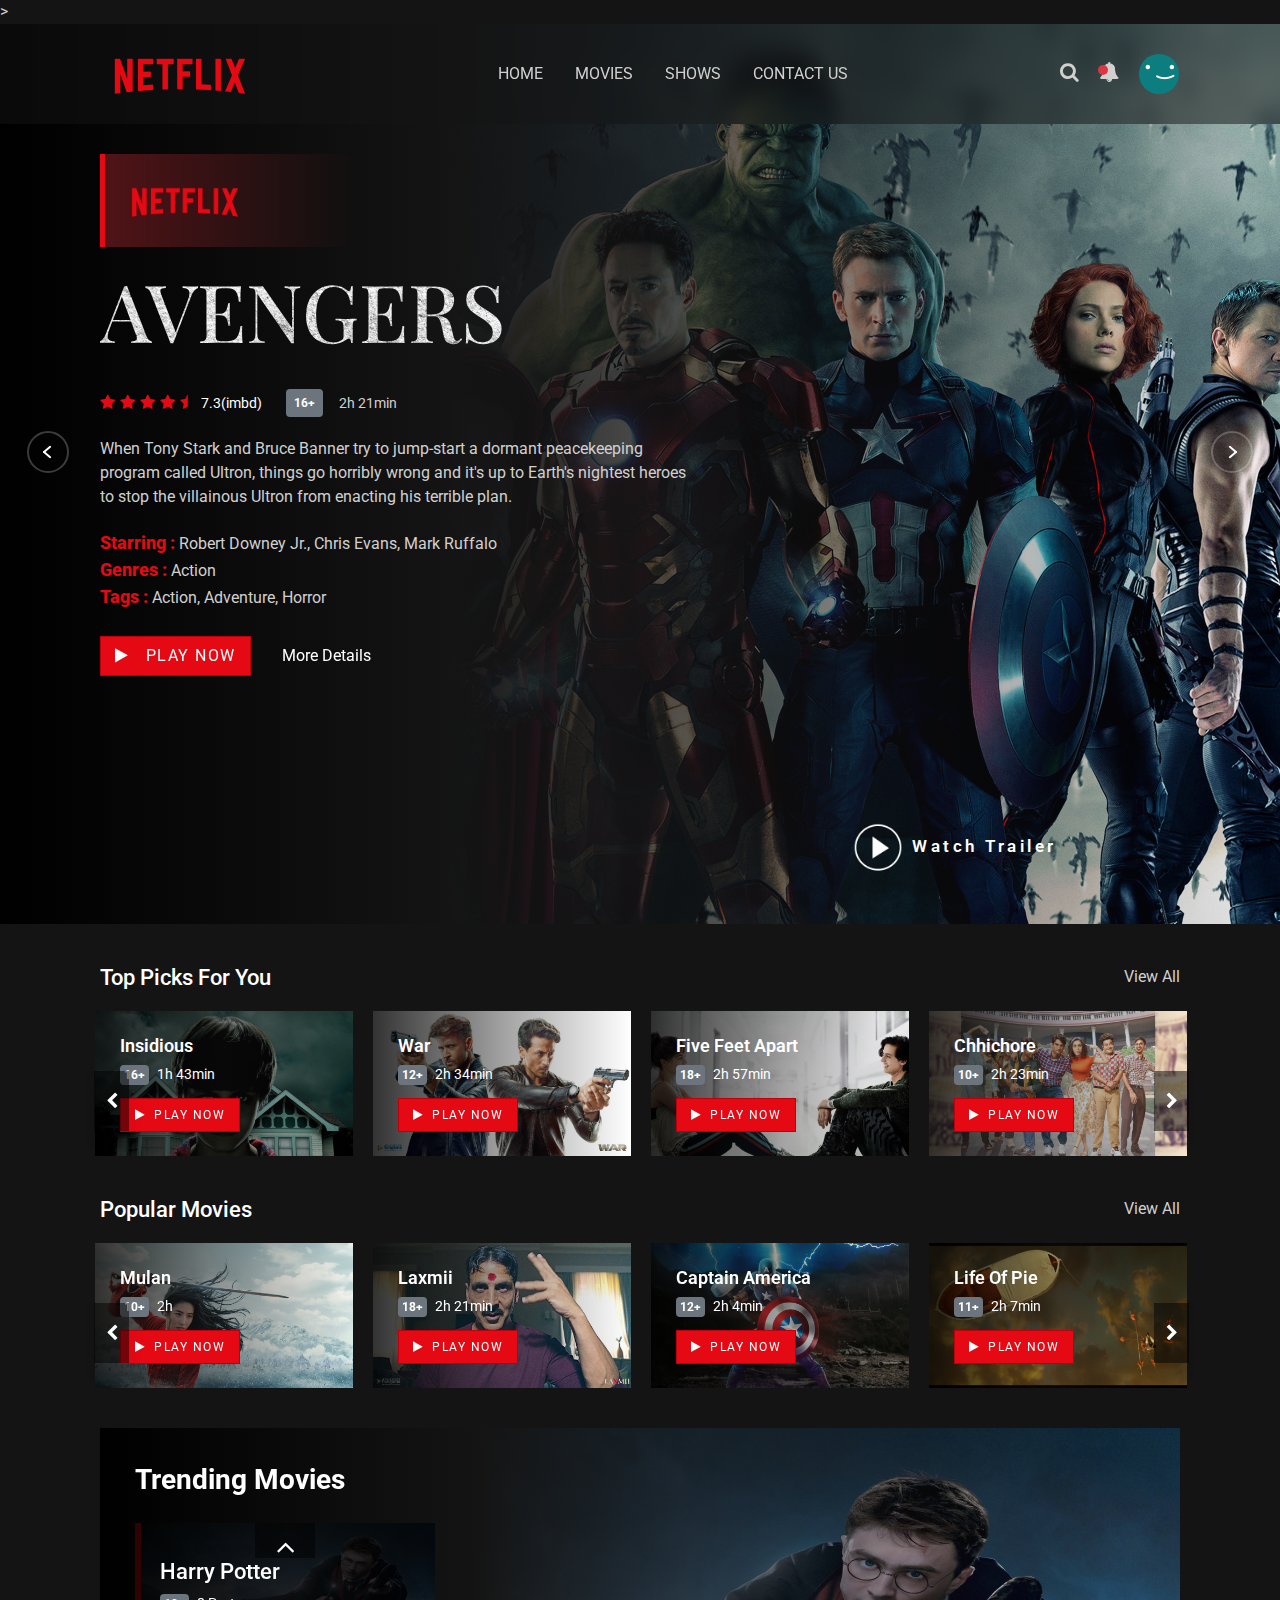
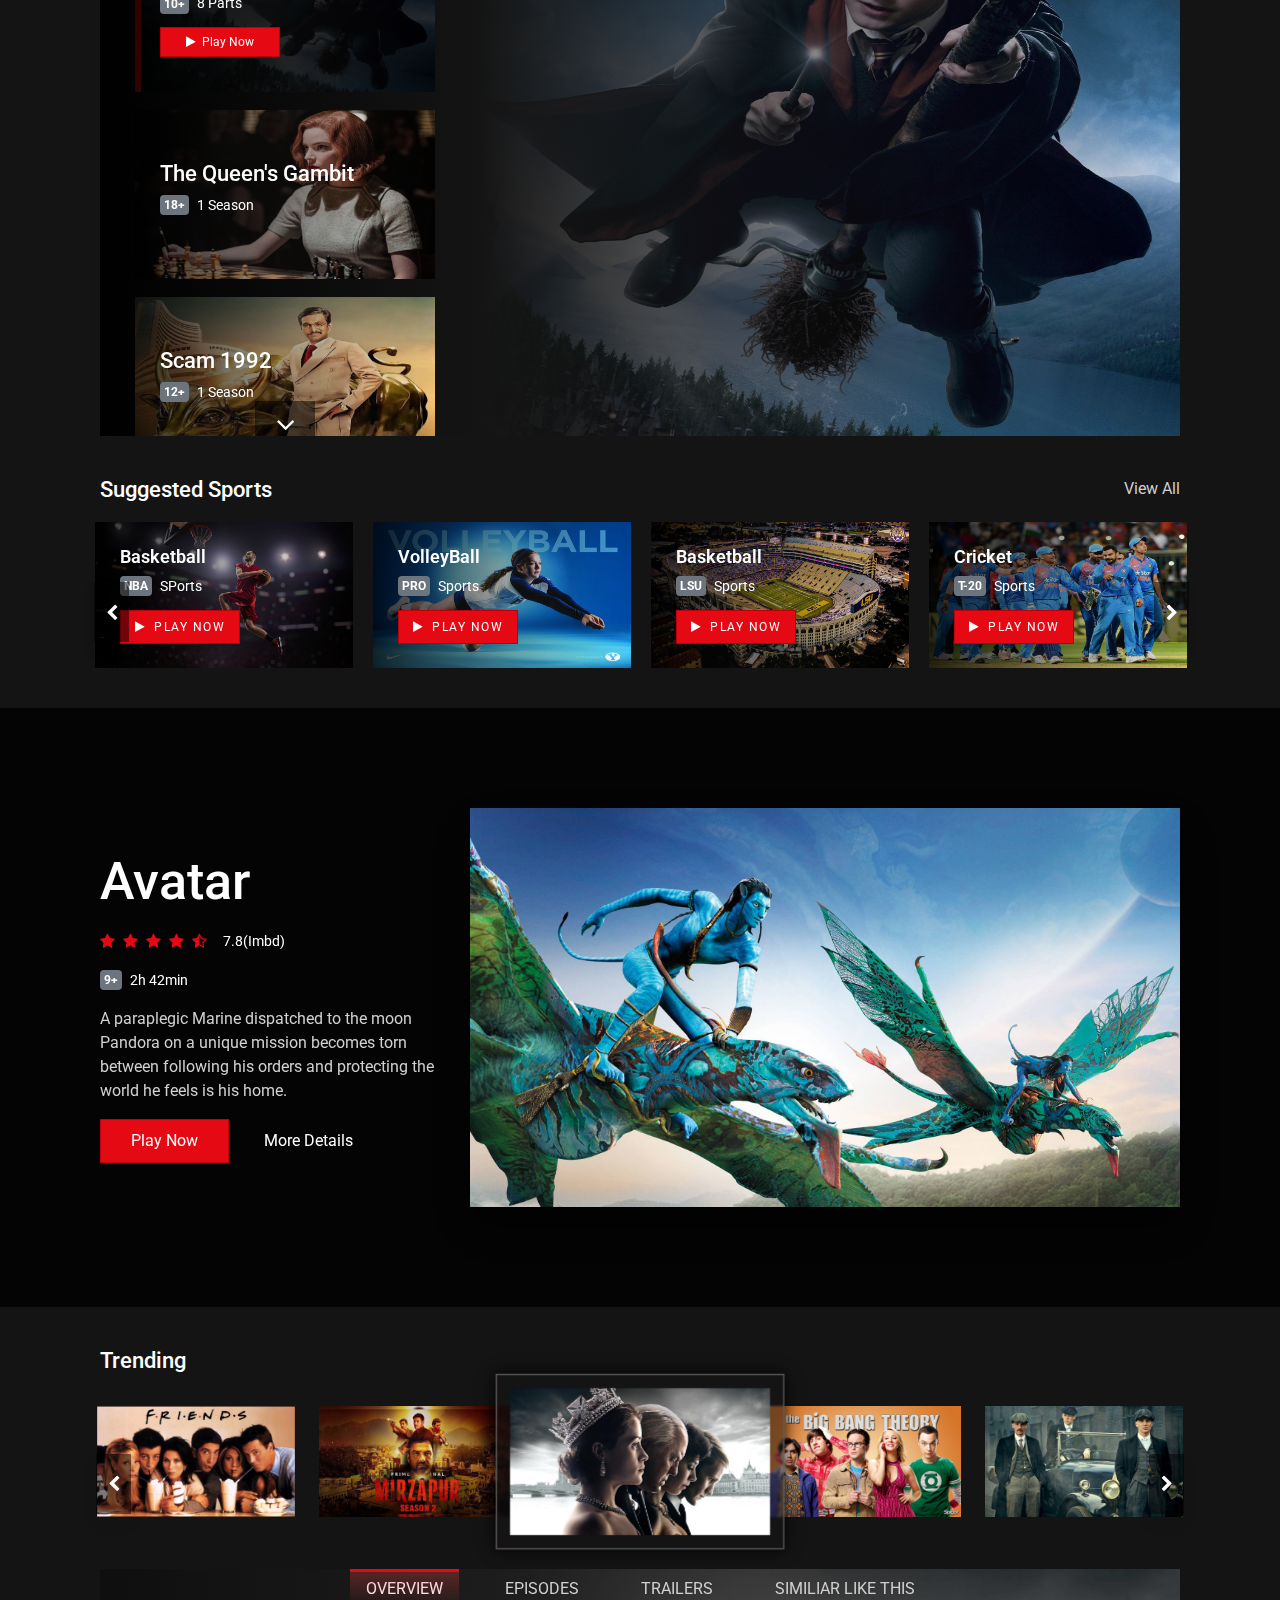
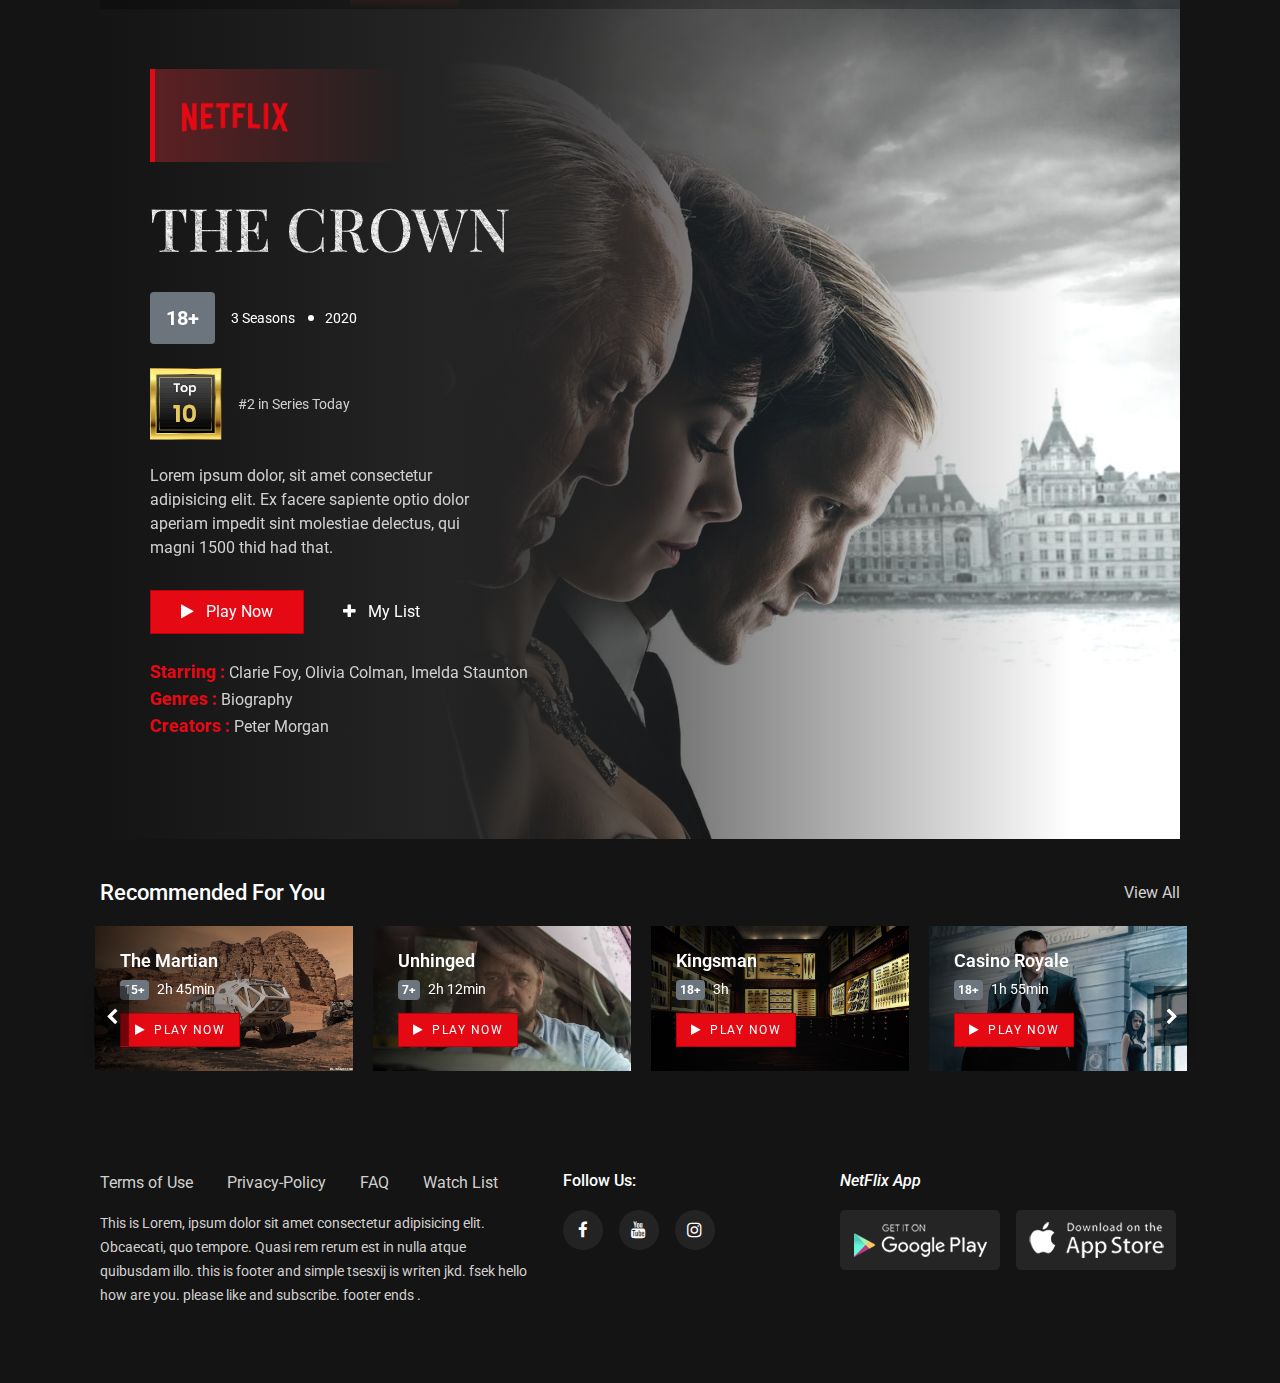
<file: public/index.html>
<!DOCTYPE html>
<html lang="en">

<!-- Commit successfully-->>
<head>
  <meta charset="UTF-8" />
  <meta http-equiv="X-UA-Compatible" content="IE=edge" />
  <meta name="viewport" content="width=device-width, initial-scale=1.0" />
  <title>NETFLIX</title>
  <link rel="icon" href="images/netflix.png">
  <link rel="stylesheet" href="css/bootstrap.min.css" />
  <link rel="stylesheet" href="https://stackpath.bootstrapcdn.com/font-awesome/4.7.0/css/font-awesome.min.css" />
  <!-- i will provide this in description  -->
  <link rel="stylesheet" href="css/slick.css" />
  <link rel="stylesheet" href="css/slick-theme.css" />
  <link rel="stylesheet" href="css/owl.carousel.min.css" />
  <link rel="stylesheet" href="css/animate.min.css" />
  <link rel="stylesheet" href="css/magnific-popup.css" />
  <link rel="stylesheet" href="css/select2.min.css" />
  <link rel="stylesheet" href="css/select2-bootstrap4.min.css" />

  <link rel="stylesheet" href="css/slick-animation.css" />
  <link rel="stylesheet" href="style.css" />
</head>

<body>
  <header id="main-header">
    <div class="main-header">
      <div class="container-fluid">
        <div class="row">
          <div class="col-sm-12">
            <nav class="navbar navbar-expand-lg navbar-light p-0">
              <a href="#" class="navbar-toggler c-toggler" data-toggle="collapse" data-target="#navbarSupportedContent"
                aria-controls="navbarSupportedContent" aria-expanded="false" aria-label="Toggle navigation">
                <div class="navbar-toggler-icon" data-toggle="collapse">
                  <span class="navbar-menu-icon navbar-menu-icon--top"></span>
                  <span class="navbar-menu-icon navbar-menu-icon--middle"></span>
                  <span class="navbar-menu-icon navbar-menu-icon--bottom"></span>
                </div>
              </a>
              <a href="index.html" class="navbar-brand">
                <img src="images/logo.png" class="img-fluid logo" alt="" />
              </a>
              <div class="collapse navbar-collapse" id="navbarSupportedContent">
                <div class="menu-main-menu-container">
                  <ul id="top-menu" class="navbar-nav ml-auto">
                    <li class="menu-item"><a href="#">Home</a></li>
                    <li class="menu-item"><a href="#">Movies</a></li>
                    <li class="menu-item"><a href="#">Shows</a></li>
                    <li class="menu-item">
                      <a href="#">Contact Us</a>
                      <ul class="sub-menu">
                        <li class="menu-item"><a href="#">About Us</a></li>
                        <li class="menu-item"><a href="#">Contact</a></li>
                        <li class="menu-item"><a href="#">FAQ</a></li>
                        <li class="menu-item">
                          <a href="#">Privacy-Policy</a>
                        </li>
                        <li class="menu-item">
                          <a href="#">Pricing</a>
                          <ul class="sub-menu">
                            <li class="menu-item">
                              <a href="#">Gold Membership</a>
                            </li>
                            <li class="menu-item">
                              <a href="#">Silver Membership</a>
                            </li>
                            <li class="menu-item">
                              <a href="#">Bronze Membership</a>
                            </li>
                          </ul>
                        </li>
                      </ul>
                    </li>
                  </ul>
                </div>
              </div>
              <div class="mobile-more-menu">
                <a href="javascript:void(0);" class="more-toggle" id="dropdownMenuButton" data-toggle="more-toggle"
                  aria-haspopup="true" aria-expanded="false">
                  <i class="fa fa-ellipsis-h"></i>
                </a>
                <div class="more-menu" aria-labelledby="dropdownMenuButton">
                  <div class="navbar-right position-relative">
                    <ul class="d-flex align-items-center justify-content-end list-inline m-0">
                      <li>
                        <a href="#" class="search-toggle">
                          <i class="fa fa-search"></i>
                        </a>
                        <div class="search-box iq-search-bar">
                          <form action="#" class="searchbox">
                            <div class="form-group position-relative">
                              <input type="text" class="text search-input font-size-12"
                                placeholder="type here to search..." />
                              <i class="search-link fa fa-search"></i>
                            </div>
                          </form>
                        </div>
                      </li>
                      <li class="nav-item nav-icon">
                        <a href="#" class="search-toggle position-relative">
                          <i class="fa fa-bell"></i>
                          <span class="bg-danger dots"></span>
                        </a>
                        <div class="iq-sub-dropdown">
                          <div class="iq-card shadow-none m-0">
                            <div class="iq-card-body">
                              <a href="#" class="iq-sub-card">
                                <div class="media align-items-center">
                                  <img src="images/notify/thumb-1.jpg" alt="" class="img-fluid mr-3" />
                                  <div class="media-body">
                                    <h6 class="mb-0">Captain Marvel</h6>
                                    <small class="font-size-12">just now</small>
                                  </div>
                                </div>
                              </a>
                              <a href="#" class="iq-sub-card">
                                <div class="media align-items-center">
                                  <img src="images/notify/thumb-2.jpg" alt="" class="img-fluid mr-3" />
                                  <div class="media-body">
                                    <h6 class="mb-0">
                                      Dora and The Lost City of Gold
                                    </h6>
                                    <small class="font-size-12">25 mins ago</small>
                                  </div>
                                </div>
                              </a>
                              <a href="#" class="iq-sub-card">
                                <div class="media align-items-center">
                                  <img src="images/notify/thumb-3.jpg" alt="" class="img-fluid mr-3" />
                                  <div class="media-body">
                                    <h6 class="mb-0">Mulan</h6>
                                    <small class="font-size-12">1h 30 mins ago</small>
                                  </div>
                                </div>
                              </a>
                            </div>
                          </div>
                        </div>
                      </li>
                      <li>
                        <a href="#" class="iq-user-dropdown search-toggle d-flex align-items-center">
                          <img src="images/user/user.png" class="img-fluid user-m rounded-circle" alt="" />
                        </a>
                        <div class="iq-sub-dropdown iq-user-dropdown">
                          <div class="iq-card shadow-none m-0">
                            <div class="iq-card-body p-0 pl-3 pr-3">
                              <a href="#" class="iq-sub-card setting-dropdown">
                                <div class="media align-items-center">
                                  <div class="right-icon">
                                    <i class="fa fa-user text-primary"></i>
                                  </div>
                                  <div class="media-body ml-3">
                                    <h6 class="mb-0">Manage Profile</h6>
                                  </div>
                                </div>
                              </a>
                              <a href="#" class="iq-sub-card setting-dropdown">
                                <div class="media align-items-center">
                                  <div class="right-icon">
                                    <i class="fa fa-cog text-primary"></i>
                                  </div>
                                  <div class="media-body ml-3">
                                    <h6 class="mb-0">Settings</h6>
                                  </div>
                                </div>
                              </a>
                              <a href="#" class="iq-sub-card setting-dropdown">
                                <div class="media align-items-center">
                                  <div class="right-icon">
                                    <i class="fa fa-inr text-primary"></i>
                                  </div>
                                  <div class="media-body ml-3">
                                    <h6 class="mb-0">Pricing Plan</h6>
                                  </div>
                                </div>
                              </a>
                              <a href="#" class="iq-sub-card setting-dropdown">
                                <div class="media align-items-center">
                                  <div class="right-icon">
                                    <i class="fa fa-sign-out text-primary"></i>
                                  </div>
                                  <div class="media-body ml-3">
                                    <h6 class="mb-0">Logout</h6>
                                  </div>
                                </div>
                              </a>
                            </div>
                          </div>
                        </div>
                      </li>
                    </ul>
                  </div>
                </div>
              </div>

              <div class="navbar-right menu-right">
                <ul class="d-flex align-items-center list-inline m-0">
                  <li class="nav-item nav-icon">
                    <a href="#" class="search-toggle device-search">
                      <i class="fa fa-search"></i>
                    </a>
                    <div class="search-box iq-search-bar d-search">
                      <form action="#" class="searchbox">
                        <div class="form-group position-relative">
                          <input type="text" class="text search-input font-size-12"
                            placeholder="type here to search..." />
                          <i class="search-link fa fa-search"></i>
                        </div>
                      </form>
                    </div>
                  </li>
                  <li class="nav-item nav-icon">
                    <a href="#" class="search-toggle" data-toggle="search-toggle">
                      <i class="fa fa-bell"></i>
                      <span class="bg-danger dots"></span>
                    </a>
                    <div class="iq-sub-dropdown">
                      <div class="iq-card shadow-none m-0">
                        <div class="iq-card-body">
                          <a href="#" class="iq-sub-card">
                            <div class="media align-items-center">
                              <img src="images/notify/thumb-1.jpg" alt="" class="img-fluid mr-3" />
                              <div class="media-body">
                                <h6 class="mb-0">Captain Marvel</h6>
                                <small class="font-size-12">just now</small>
                              </div>
                            </div>
                          </a>
                          <a href="#" class="iq-sub-card">
                            <div class="media align-items-center">
                              <img src="images/notify/thumb-2.jpg" alt="" class="img-fluid mr-3" />
                              <div class="media-body">
                                <h6 class="mb-0">
                                  Dora and The Lost City of Gold
                                </h6>
                                <small class="font-size-12">25 mins ago</small>
                              </div>
                            </div>
                          </a>
                          <a href="#" class="iq-sub-card">
                            <div class="media align-items-center">
                              <img src="images/notify/thumb-3.jpg" alt="" class="img-fluid mr-3" />
                              <div class="media-body">
                                <h6 class="mb-0">Mulan</h6>
                                <small class="font-size-12">1h 30 mins ago</small>
                              </div>
                            </div>
                          </a>
                        </div>
                      </div>
                    </div>
                  </li>
                  <li class="nav-item nav-icon">
                    <a href="#" class="iq-user-dropdown search-toggle d-flex align-items-center p-0">
                      <img src="images/user/user.png" class="img-fluid user-m rounded-circle" alt="" />
                    </a>
                    <div class="iq-sub-dropdown iq-user-dropdown">
                      <div class="iq-card shadow-none m-0">
                        <div class="iq-card-body p-0 pl-3 pr-3">
                          <a href="#" class="iq-sub-card setting-dropdown">
                            <div class="media align-items-center">
                              <div class="right-icon">
                                <i class="fa fa-user text-primary"></i>
                              </div>
                              <div class="media-body ml-3">
                                <h6 class="mb-0">Manage Profile</h6>
                              </div>
                            </div>
                          </a>
                          <a href="#" class="iq-sub-card setting-dropdown">
                            <div class="media align-items-center">
                              <div class="right-icon">
                                <i class="fa fa-cog text-primary"></i>
                              </div>
                              <div class="media-body ml-3">
                                <h6 class="mb-0">Settings</h6>
                              </div>
                            </div>
                          </a>
                          <a href="#" class="iq-sub-card setting-dropdown">
                            <div class="media align-items-center">
                              <div class="right-icon">
                                <i class="fa fa-inr text-primary"></i>
                              </div>
                              <div class="media-body ml-3">
                                <h6 class="mb-0">Pricing Plan</h6>
                              </div>
                            </div>
                          </a>
                          <a href="#" class="iq-sub-card setting-dropdown">
                            <div class="media align-items-center">
                              <div class="right-icon">
                                <i class="fa fa-sign-out text-primary"></i>
                              </div>
                              <div class="media-body ml-3">
                                <h6 class="mb-0">Logout</h6>
                              </div>
                            </div>
                          </a>
                        </div>
                      </div>
                    </div>
                  </li>
                </ul>
              </div>
            </nav>
            <div class="nav-overlay"></div>
          </div>
        </div>
      </div>
    </div>
  </header>

  <!-- slider starts  -->
  <section id="home" class="iq-main-slider p-0">
    <div id="home-slider" class="slider m-0 p-0">
      <div class="slide slick-bg s-bg-1">
        <div class="container-fluid position-relative h-100">
          <div class="slider-inner h-100">
            <div class="row align-items-center h--100">
              <div class="col-xl-6 col-lg-12 col-md-12">
                <a href="javascript:void(0)">
                  <div class="channel-logo" data-animation-in="fadeInLeft" data-delay-in="0.5">
                    <img src="images/logo.png" class="c-logo" alt="" />
                  </div>
                </a>
                <h1 class="slider-text big-title title text-uppercase" data-animation-in="fadeInLeft"
                  data-delay-in="0.6">
                  Avengers
                </h1>
                <div class="d-flex flex-wrap align-items-center fadeInLeft animated" data-animation-in="fadeInLeft"
                  style="opacity: 1">
                  <div class="slider-ratting d-flex align-items-center mr-4 mt-2 mt-md-3">
                    <ul
                      class="ratting-start p-0 m-0 list-inline text-primary d-flex align-items-center justify-content-left">
                      <li><i class="fa fa-star"></i></li>
                      <li><i class="fa fa-star"></i></li>
                      <li><i class="fa fa-star"></i></li>
                      <li><i class="fa fa-star"></i></li>
                      <li><i class="fa fa-star-half"></i></li>
                    </ul>
                    <span class="text-white ml-2">7.3(imbd)</span>
                  </div>
                  <div class="d-flex align-items-center mt-2 mt-md-3">
                    <span class="badge badge-secondary p-2">16+</span>
                    <span class="ml-3">2h 21min</span>
                  </div>
                </div>
                <p data-animation-in="fadeInUp">
                  When Tony Stark and Bruce Banner try to jump-start a dormant
                  peacekeeping program called Ultron, things go horribly wrong
                  and it's up to Earth's nightest heroes to stop the
                  villainous Ultron from enacting his terrible plan.
                </p>
                <div class="trending-list" data-animation-in="fadeInUp" data-delay-in="1.2">
                  <div class="text-primary title starring">
                    Starring :
                    <span class="text-body">Robert Downey Jr., Chris Evans, Mark Ruffalo</span>
                  </div>
                  <div class="text-primary title genres">
                    Genres : <span class="text-body">Action</span>
                  </div>
                  <div class="text-primary title tag">
                    Tags :
                    <span class="text-body">Action, Adventure, Horror</span>
                  </div>
                </div>
                <div class="d-flex align-items-center r-mb-23 mt-4" data-animation-in="fadeInUp" data-delay-in="1.2">
                  <a href="#" class="btn btn-hover iq-button"><i class="fa fa-play mr-3"></i>Play Now</a>
                  <a href="#" class="btn btn-link">More Details</a>
                </div>
              </div>
            </div>
            <div class="col-xl-5 col-lg-12 col-md-12 trailor-video">
              <a href="video/trailer.mp4" class="video-open playbtn">
                <img src="images/play.png" class="play" alt="" />
                <span class="w-trailor">Watch Trailer</span>
              </a>
            </div>
          </div>
        </div>
      </div>
      <div class="slide slick-bg s-bg-2">
        <div class="container-fluid position-relative h-100">
          <div class="slider-inner h-100">
            <div class="row align-items-center h--100">
              <div class="col-xl-6 col-lg-12 col-md-12">
                <a href="javascript:void(0)">
                  <div class="channel-logo" data-animation-in="fadeInLeft" data-delay-in="0.5">
                    <img src="images/logo.png" class="c-logo" alt="" />
                  </div>
                </a>
                <h1 class="slider-text big-title title text-uppercase" data-animation-in="fadeInLeft"
                  data-delay-in="0.6">
                  Frozen
                </h1>
                <div class="d-flex flex-wrap align-items-center fadeInLeft animated" data-animation-in="fadeInLeft"
                  style="opacity: 1">
                  <div class="slider-ratting d-flex align-items-center mr-4 mt-2 mt-md-3">
                    <ul
                      class="ratting-start p-0 m-0 list-inline text-primary d-flex align-items-center justify-content-left">
                      <li><i class="fa fa-star"></i></li>
                      <li><i class="fa fa-star"></i></li>
                      <li><i class="fa fa-star"></i></li>
                      <li><i class="fa fa-star"></i></li>
                      <li><i class="fa fa-star-half"></i></li>
                    </ul>
                    <span class="text-white ml-2">7.4(imbd)</span>
                  </div>
                  <div class="d-flex align-items-center mt-2 mt-md-3">
                    <span class="badge badge-secondary p-2">13+</span>
                    <span class="ml-3">1h 42min</span>
                  </div>
                </div>
                <p data-animation-in="fadeInUp">
                  When the newly crowned Queen Elsa accidentally uses her
                  power to turn things into ice to curse her home in infinte
                  winter, her sister Anna teams up with a mountain man, his
                  playful reindeer, and a snowman to change the weather
                  condition.
                </p>
                <div class="trending-list" data-animation-in="fadeInUp" data-delay-in="1.2">
                  <div class="text-primary title starring">
                    Starring :
                    <span class="text-body">Kristan Bell, Idina menzel, Jonathan Groff</span>
                  </div>
                  <div class="text-primary title genres">
                    Genres : <span class="text-body">Animation</span>
                  </div>
                  <div class="text-primary title tag">
                    Tags :
                    <span class="text-body">Animation, Adventure, Comedy</span>
                  </div>
                </div>
                <div class="d-flex align-items-center r-mb-23 mt-4" data-animation-in="fadeInUp" data-delay-in="1.2">
                  <a href="#" class="btn btn-hover iq-button"><i class="fa fa-play mr-3"></i>Play Now</a>
                  <a href="#" class="btn btn-link">More Details</a>
                </div>
              </div>
            </div>
            <div class="col-xl-5 col-lg-12 col-md-12 trailor-video">
              <a href="video/trailer.mp4" class="video-open playbtn">
                <img src="images/play.png" class="play" alt="" />
                <span class="w-trailor">Watch Trailer</span>
              </a>
            </div>
          </div>
        </div>
      </div>
      <div class="slide slick-bg s-bg-3">
        <div class="container-fluid position-relative h-100">
          <div class="slider-inner h-100">
            <div class="row align-items-center h--100">
              <div class="col-xl-6 col-lg-12 col-md-12">
                <a href="javascript:void(0)">
                  <div class="channel-logo" data-animation-in="fadeInLeft" data-delay-in="0.5">
                    <img src="images/logo.png" class="c-logo" alt="" />
                  </div>
                </a>
                <h1 class="slider-text big-title title text-uppercase" data-animation-in="fadeInLeft"
                  data-delay-in="0.6">
                  The Conjuring
                </h1>
                <div class="d-flex flex-wrap align-items-center fadeInLeft animated" data-animation-in="fadeInLeft"
                  style="opacity: 1">
                  <div class="slider-ratting d-flex align-items-center mr-4 mt-2 mt-md-3">
                    <ul
                      class="ratting-start p-0 m-0 list-inline text-primary d-flex align-items-center justify-content-left">
                      <li><i class="fa fa-star"></i></li>
                      <li><i class="fa fa-star"></i></li>
                      <li><i class="fa fa-star"></i></li>
                      <li><i class="fa fa-star"></i></li>
                      <li><i class="fa fa-star-half"></i></li>
                    </ul>
                    <span class="text-white ml-2">7.5(imbd)</span>
                  </div>
                  <div class="d-flex align-items-center mt-2 mt-md-3">
                    <span class="badge badge-secondary p-2">16+</span>
                    <span class="ml-3">1h 52min</span>
                  </div>
                </div>
                <p data-animation-in="fadeInUp">
                  Paranomal investigators Ed and Lorraine Warren work to help
                  a family terrorized by a dark presence in their farmhouse.
                </p>
                <div class="trending-list" data-animation-in="fadeInUp" data-delay-in="1.2">
                  <div class="text-primary title starring">
                    Starring :
                    <span class="text-body">Patrick Wilson, Vera Farminga, Ron Livingston</span>
                  </div>
                  <div class="text-primary title genres">
                    Genres : <span class="text-body">Horror</span>
                  </div>
                  <div class="text-primary title tag">
                    Tags :
                    <span class="text-body">Horror, Mystery, Thriller</span>
                  </div>
                </div>
                <div class="d-flex align-items-center r-mb-23 mt-4" data-animation-in="fadeInUp" data-delay-in="1.2">
                  <a href="#" class="btn btn-hover iq-button"><i class="fa fa-play mr-3"></i>Play Now</a>
                  <a href="#" class="btn btn-link">More Details</a>
                </div>
              </div>
            </div>
            <div class="col-xl-5 col-lg-12 col-md-12 trailor-video">
              <a href="video/trailer.mp4" class="video-open playbtn">
                <img src="images/play.png" class="play" alt="" />
                <span class="w-trailor">Watch Trailer</span>
              </a>
            </div>
          </div>
        </div>
      </div>
    </div>
  </section>
  <!-- slider ends -->

  <!-- main content starts  -->
  <div class="main-content">
    <!-- favorite section starts   -->

    <section id="iq-favorites">
      <div class="container-fluid">
        <div class="row">
          <div class="col-sm-12 overflow-hidden">
            <div class="iq-main-header d-flex align-items-center justify-content-between">
              <h4 class="main-title">Top Picks For You</h4>
              <a href="#" class="iq-view-all">View All</a>
            </div>
            <div class="favorite-contens">
              <ul class="favorites-slider list-inline row p-0 mb-0">
                <!-- slide item 1 -->
                <li class="slide-item">
                  <div class="block-images position-relative">
                    <div class="img-box">
                      <img src="images/favorite/f1.jpg" class="img-fluid" alt="" />
                    </div>
                    <div class="block-description">
                      <h6 class="iq-title">
                        <a href="#"> Insidious </a>
                      </h6>
                      <div class="movie-time d-flex align-items-center my-2">
                        <div class="badge badge-secondary p-1 mr-2">16+</div>
                        <span class="text-white">1h 43min</span>
                      </div>
                      <div class="hover-buttons">
                        <span class="btn btn-hover iq-button">
                          <i class="fa fa-play mr-1"></i>
                          Play Now
                        </span>
                      </div>
                    </div>
                    <div class="block-social-info">
                      <ul class="list-inline p-0 m-0 music-play-lists">
                        <li class="share">
                          <span><i class="fa fa-share-alt"></i></span>
                          <div class="share-box">
                            <div class="d-flex align-items-center">
                              <a href="#" class="share-ico"><i class="fa fa-share-alt"></i></a>
                              <a href="#" class="share-ico"><i class="fa fa-youtube"></i></a>
                              <a href="#" class="share-ico"><i class="fa fa-instagram"></i></a>
                            </div>
                          </div>
                        </li>
                        <li>
                          <span><i class="fa fa-heart"></i></span>
                          <span class="count-box">19+</span>
                        </li>
                        <li>
                          <span><i class="fa fa-plus"></i></span>
                        </li>
                      </ul>
                    </div>
                  </div>
                </li>
                <!-- slide item 2 -->
                <li class="slide-item">
                  <div class="block-images position-relative">
                    <div class="img-box">
                      <img src="images/favorite/f2.jpg" class="img-fluid" alt="" />
                    </div>
                    <div class="block-description">
                      <h6 class="iq-title">
                        <a href="#"> War </a>
                      </h6>
                      <div class="movie-time d-flex align-items-center my-2">
                        <div class="badge badge-secondary p-1 mr-2">12+</div>
                        <span class="text-white">2h 34min</span>
                      </div>
                      <div class="hover-buttons">
                        <span class="btn btn-hover iq-button">
                          <i class="fa fa-play mr-1"></i>
                          Play Now
                        </span>
                      </div>
                    </div>
                    <div class="block-social-info">
                      <ul class="list-inline p-0 m-0 music-play-lists">
                        <li class="share">
                          <span><i class="fa fa-share-alt"></i></span>
                          <div class="share-box">
                            <div class="d-flex align-items-center">
                              <a href="#" class="share-ico"><i class="fa fa-share-alt"></i></a>
                              <a href="#" class="share-ico"><i class="fa fa-youtube"></i></a>
                              <a href="#" class="share-ico"><i class="fa fa-instagram"></i></a>
                            </div>
                          </div>
                        </li>
                        <li>
                          <span><i class="fa fa-heart"></i></span>
                          <span class="count-box">58+</span>
                        </li>
                        <li>
                          <span><i class="fa fa-plus"></i></span>
                        </li>
                      </ul>
                    </div>
                  </div>
                </li>
                <!-- slide item 3 -->
                <li class="slide-item">
                  <div class="block-images position-relative">
                    <div class="img-box">
                      <img src="images/favorite/f3.jpg" class="img-fluid" alt="" />
                    </div>
                    <div class="block-description">
                      <h6 class="iq-title">
                        <a href="#"> Five Feet Apart </a>
                      </h6>
                      <div class="movie-time d-flex align-items-center my-2">
                        <div class="badge badge-secondary p-1 mr-2">18+</div>
                        <span class="text-white">2h 57min</span>
                      </div>
                      <div class="hover-buttons">
                        <span class="btn btn-hover iq-button">
                          <i class="fa fa-play mr-1"></i>
                          Play Now
                        </span>
                      </div>
                    </div>
                    <div class="block-social-info">
                      <ul class="list-inline p-0 m-0 music-play-lists">
                        <li class="share">
                          <span><i class="fa fa-share-alt"></i></span>
                          <div class="share-box">
                            <div class="d-flex align-items-center">
                              <a href="#" class="share-ico"><i class="fa fa-share-alt"></i></a>
                              <a href="#" class="share-ico"><i class="fa fa-youtube"></i></a>
                              <a href="#" class="share-ico"><i class="fa fa-instagram"></i></a>
                            </div>
                          </div>
                        </li>
                        <li>
                          <span><i class="fa fa-heart"></i></span>
                          <span class="count-box">19+</span>
                        </li>
                        <li>
                          <span><i class="fa fa-plus"></i></span>
                        </li>
                      </ul>
                    </div>
                  </div>
                </li>
                <!-- slide item 4 -->
                <li class="slide-item">
                  <div class="block-images position-relative">
                    <div class="img-box">
                      <img src="images/favorite/f4.jpg" class="img-fluid" alt="" />
                    </div>
                    <div class="block-description">
                      <h6 class="iq-title">
                        <a href="#"> Chhichore </a>
                      </h6>
                      <div class="movie-time d-flex align-items-center my-2">
                        <div class="badge badge-secondary p-1 mr-2">10+</div>
                        <span class="text-white">2h 23min</span>
                      </div>
                      <div class="hover-buttons">
                        <span class="btn btn-hover iq-button">
                          <i class="fa fa-play mr-1"></i>
                          Play Now
                        </span>
                      </div>
                    </div>
                    <div class="block-social-info">
                      <ul class="list-inline p-0 m-0 music-play-lists">
                        <li class="share">
                          <span><i class="fa fa-share-alt"></i></span>
                          <div class="share-box">
                            <div class="d-flex align-items-center">
                              <a href="#" class="share-ico"><i class="fa fa-share-alt"></i></a>
                              <a href="#" class="share-ico"><i class="fa fa-youtube"></i></a>
                              <a href="#" class="share-ico"><i class="fa fa-instagram"></i></a>
                            </div>
                          </div>
                        </li>
                        <li>
                          <span><i class="fa fa-heart"></i></span>
                          <span class="count-box">19+</span>
                        </li>
                        <li>
                          <span><i class="fa fa-plus"></i></span>
                        </li>
                      </ul>
                    </div>
                  </div>
                </li>
                <!-- slide item 5 -->
                <li class="slide-item">
                  <div class="block-images position-relative">
                    <div class="img-box">
                      <img src="images/favorite/f5.jpg" class="img-fluid" alt="" />
                    </div>
                    <div class="block-description">
                      <h6 class="iq-title">
                        <a href="#"> Doctor Strange </a>
                      </h6>
                      <div class="movie-time d-flex align-items-center my-2">
                        <div class="badge badge-secondary p-1 mr-2">12+</div>
                        <span class="text-white">1h 55min</span>
                      </div>
                      <div class="hover-buttons">
                        <span class="btn btn-hover iq-button">
                          <i class="fa fa-play mr-1"></i>
                          Play Now
                        </span>
                      </div>
                    </div>
                    <div class="block-social-info">
                      <ul class="list-inline p-0 m-0 music-play-lists">
                        <li class="share">
                          <span><i class="fa fa-share-alt"></i></span>
                          <div class="share-box">
                            <div class="d-flex align-items-center">
                              <a href="#" class="share-ico"><i class="fa fa-share-alt"></i></a>
                              <a href="#" class="share-ico"><i class="fa fa-youtube"></i></a>
                              <a href="#" class="share-ico"><i class="fa fa-instagram"></i></a>
                            </div>
                          </div>
                        </li>
                        <li>
                          <span><i class="fa fa-heart"></i></span>
                          <span class="count-box">19+</span>
                        </li>
                        <li>
                          <span><i class="fa fa-plus"></i></span>
                        </li>
                      </ul>
                    </div>
                  </div>
                </li>
              </ul>
            </div>
          </div>
        </div>
      </div>
    </section>

    <!-- favourite section ends -->

    <!-- upcoming contents section starts  -->
    <section id="iq-upcoming-movie">
      <div class="container-fluid">
        <div class="row">
          <div class="col-sm-12 overflow-hidden">
            <div class="iq-main-header d-flex align-items-center justify-content-between">
              <h4 class="main-title">Popular Movies</h4>
              <a href="#" class="iq-view-all">View All</a>
            </div>
            <div class="favorite-contens">
              <ul class="favorites-slider list-inline row p-0 mb-0">
                <!-- slide item 1 -->
                <li class="slide-item">
                  <div class="block-images position-relative">
                    <div class="img-box">
                      <img src="images/popular/u1.jpg" class="img-fluid" alt="" />
                    </div>
                    <div class="block-description">
                      <h6 class="iq-title">
                        <a href="#"> Mulan </a>
                      </h6>
                      <div class="movie-time d-flex align-items-center my-2">
                        <div class="badge badge-secondary p-1 mr-2">10+</div>
                        <span class="text-white">2h</span>
                      </div>
                      <div class="hover-buttons">
                        <span class="btn btn-hover iq-button">
                          <i class="fa fa-play mr-1"></i>
                          Play Now
                        </span>
                      </div>
                    </div>
                    <div class="block-social-info">
                      <ul class="list-inline p-0 m-0 music-play-lists">
                        <li class="share">
                          <span><i class="fa fa-share-alt"></i></span>
                          <div class="share-box">
                            <div class="d-flex align-items-center">
                              <a href="#" class="share-ico"><i class="fa fa-share-alt"></i></a>
                              <a href="#" class="share-ico"><i class="fa fa-youtube"></i></a>
                              <a href="#" class="share-ico"><i class="fa fa-instagram"></i></a>
                            </div>
                          </div>
                        </li>
                        <li>
                          <span><i class="fa fa-heart"></i></span>
                          <span class="count-box">89+</span>
                        </li>
                        <li>
                          <span><i class="fa fa-plus"></i></span>
                        </li>
                      </ul>
                    </div>
                  </div>
                </li>
                <!-- slide item 2 -->
                <li class="slide-item">
                  <div class="block-images position-relative">
                    <div class="img-box">
                      <img src="images/popular/u2.jpg" class="img-fluid" alt="" />
                    </div>
                    <div class="block-description">
                      <h6 class="iq-title">
                        <a href="#"> Laxmii </a>
                      </h6>
                      <div class="movie-time d-flex align-items-center my-2">
                        <div class="badge badge-secondary p-1 mr-2">18+</div>
                        <span class="text-white">2h 21min</span>
                      </div>
                      <div class="hover-buttons">
                        <span class="btn btn-hover iq-button">
                          <i class="fa fa-play mr-1"></i>
                          Play Now
                        </span>
                      </div>
                    </div>
                    <div class="block-social-info">
                      <ul class="list-inline p-0 m-0 music-play-lists">
                        <li class="share">
                          <span><i class="fa fa-share-alt"></i></span>
                          <div class="share-box">
                            <div class="d-flex align-items-center">
                              <a href="#" class="share-ico"><i class="fa fa-share-alt"></i></a>
                              <a href="#" class="share-ico"><i class="fa fa-youtube"></i></a>
                              <a href="#" class="share-ico"><i class="fa fa-instagram"></i></a>
                            </div>
                          </div>
                        </li>
                        <li>
                          <span><i class="fa fa-heart"></i></span>
                          <span class="count-box">35+</span>
                        </li>
                        <li>
                          <span><i class="fa fa-plus"></i></span>
                        </li>
                      </ul>
                    </div>
                  </div>
                </li>
                <!-- slide item 3 -->
                <li class="slide-item">
                  <div class="block-images position-relative">
                    <div class="img-box">
                      <img src="images/popular/u3.jpg" class="img-fluid" alt="" />
                    </div>
                    <div class="block-description">
                      <h6 class="iq-title">
                        <a href="#"> Captain America </a>
                      </h6>
                      <div class="movie-time d-flex align-items-center my-2">
                        <div class="badge badge-secondary p-1 mr-2">12+</div>
                        <span class="text-white">2h 4min</span>
                      </div>
                      <div class="hover-buttons">
                        <span class="btn btn-hover iq-button">
                          <i class="fa fa-play mr-1"></i>
                          Play Now
                        </span>
                      </div>
                    </div>
                    <div class="block-social-info">
                      <ul class="list-inline p-0 m-0 music-play-lists">
                        <li class="share">
                          <span><i class="fa fa-share-alt"></i></span>
                          <div class="share-box">
                            <div class="d-flex align-items-center">
                              <a href="#" class="share-ico"><i class="fa fa-share-alt"></i></a>
                              <a href="#" class="share-ico"><i class="fa fa-youtube"></i></a>
                              <a href="#" class="share-ico"><i class="fa fa-instagram"></i></a>
                            </div>
                          </div>
                        </li>
                        <li>
                          <span><i class="fa fa-heart"></i></span>
                          <span class="count-box">99+</span>
                        </li>
                        <li>
                          <span><i class="fa fa-plus"></i></span>
                        </li>
                      </ul>
                    </div>
                  </div>
                </li>
                <!-- slide item 4 -->
                <li class="slide-item">
                  <div class="block-images position-relative">
                    <div class="img-box">
                      <img src="images/popular/u4.jpg" class="img-fluid" alt="" />
                    </div>
                    <div class="block-description">
                      <h6 class="iq-title">
                        <a href="#"> Life of Pie </a>
                      </h6>
                      <div class="movie-time d-flex align-items-center my-2">
                        <div class="badge badge-secondary p-1 mr-2">11+</div>
                        <span class="text-white">2h 7min</span>
                      </div>
                      <div class="hover-buttons">
                        <span class="btn btn-hover iq-button">
                          <i class="fa fa-play mr-1"></i>
                          Play Now
                        </span>
                      </div>
                    </div>
                    <div class="block-social-info">
                      <ul class="list-inline p-0 m-0 music-play-lists">
                        <li class="share">
                          <span><i class="fa fa-share-alt"></i></span>
                          <div class="share-box">
                            <div class="d-flex align-items-center">
                              <a href="#" class="share-ico"><i class="fa fa-share-alt"></i></a>
                              <a href="#" class="share-ico"><i class="fa fa-youtube"></i></a>
                              <a href="#" class="share-ico"><i class="fa fa-instagram"></i></a>
                            </div>
                          </div>
                        </li>
                        <li>
                          <span><i class="fa fa-heart"></i></span>
                          <span class="count-box">19+</span>
                        </li>
                        <li>
                          <span><i class="fa fa-plus"></i></span>
                        </li>
                      </ul>
                    </div>
                  </div>
                </li>
                <!-- slide item 5 -->
                <li class="slide-item">
                  <div class="block-images position-relative">
                    <div class="img-box">
                      <img src="images/popular/u5.jpg" class="img-fluid" alt="" />
                    </div>
                    <div class="block-description">
                      <h6 class="iq-title">
                        <a href="#"> Mission Mangal </a>
                      </h6>
                      <div class="movie-time d-flex align-items-center my-2">
                        <div class="badge badge-secondary p-1 mr-2">12+</div>
                        <span class="text-white">2h 10min</span>
                      </div>
                      <div class="hover-buttons">
                        <span class="btn btn-hover iq-button">
                          <i class="fa fa-play mr-1"></i>
                          Play Now
                        </span>
                      </div>
                    </div>
                    <div class="block-social-info">
                      <ul class="list-inline p-0 m-0 music-play-lists">
                        <li class="share">
                          <span><i class="fa fa-share-alt"></i></span>
                          <div class="share-box">
                            <div class="d-flex align-items-center">
                              <a href="#" class="share-ico"><i class="fa fa-share-alt"></i></a>
                              <a href="#" class="share-ico"><i class="fa fa-youtube"></i></a>
                              <a href="#" class="share-ico"><i class="fa fa-instagram"></i></a>
                            </div>
                          </div>
                        </li>
                        <li>
                          <span><i class="fa fa-heart"></i></span>
                          <span class="count-box">19+</span>
                        </li>
                        <li>
                          <span><i class="fa fa-plus"></i></span>
                        </li>
                      </ul>
                    </div>
                  </div>
                </li>
              </ul>
            </div>
          </div>
        </div>
      </div>
    </section>
    <!-- upcoming contents section ends -->

    <!-- top ten trending  -->

    <section id="iq-topten">
      <div class="container-fluid">
        <div class="row">
          <div class="col-sm-12 overflow-hidden">
            <div class="topten-contents">
              <h4 class="main-title iq-title topten-title">
                Trending Movies
              </h4>
              <ul id="top-ten-slider" class="list-inline p-0 m-0 d-flex align-items-center">
                <li class="slick-bg">
                  <a href="#">
                    <img src="images/top-10/01.jpg" class="img-fluid w-100" alt="" />
                    <h6 class="iq-title"><a href="#">Harry Potter</a></h6>
                  </a>
                </li>
                <li class="slick-bg">
                  <a href="#">
                    <img src="images/top-10/02.jpg" class="img-fluid w-100" alt="" />
                    <h6 class="iq-title">
                      <a href="#">The Queen's Gambit</a>
                    </h6>
                  </a>
                </li>
                <li class="slick-bg">
                  <a href="#">
                    <img src="images/top-10/03.jpg" class="img-fluid w-100" alt="" />
                    <h6 class="iq-title"><a href="#">Scam 1992</a></h6>
                  </a>
                </li>
                <li class="slick-bg">
                  <a href="#">
                    <img src="images/top-10/04.jpg" class="img-fluid w-100" alt="" />
                    <h6 class="iq-title"><a href="#">Stranger Things</a></h6>
                  </a>
                </li>
                <li class="slick-bg">
                  <a href="#">
                    <img src="images/top-10/05.jpg" class="img-fluid w-100" alt="" />
                    <h6 class="iq-title"><a href="#">BoJack Horsemen</a></h6>
                  </a>
                </li>
                <li class="slick-bg">
                  <a href="#">
                    <img src="images/top-10/06.jpg" class="img-fluid w-100" alt="" />
                    <h6 class="iq-title"><a href="#">Peaky Blinders</a></h6>
                  </a>
                </li>
              </ul>
              <div class="vertical_s">
                <ul id="top-ten-slider-nav" class="list-inline p-0 m-0 d-flex align-items-center">
                  <li>
                    <div class="block-images position-relative">
                      <a href="#">
                        <img src="images/top-10/01.jpg" class="img-fluid w-100" alt="" />
                      </a>
                      <div class="block-description">
                        <h5>Harry Potter</h5>
                        <div class="movie-time d-flex align-items-center my-2">
                          <div class="badge badge-secondary p-1 mr-2">
                            10+
                          </div>
                          <span class="text-white">8 Parts</span>
                        </div>
                        <div class="hover-buttons">
                          <a href="#" class="btn btn-hover" tabindex="0">
                            <i class="fa fa-play mr-1" aria-hidden="true"></i>
                            Play Now
                          </a>
                        </div>
                      </div>
                    </div>
                  </li>
                  <li>
                    <div class="block-images position-relative">
                      <a href="#">
                        <img src="images/top-10/02.jpg" class="img-fluid w-100" alt="" />
                      </a>
                      <div class="block-description">
                        <h5>The Queen's Gambit</h5>
                        <div class="movie-time d-flex align-items-center my-2">
                          <div class="badge badge-secondary p-1 mr-2">
                            18+
                          </div>
                          <span class="text-white">1 Season</span>
                        </div>
                        <div class="hover-buttons">
                          <a href="#" class="btn btn-hover" tabindex="0">
                            <i class="fa fa-play mr-1" aria-hidden="true"></i>
                            Play Now
                          </a>
                        </div>
                      </div>
                    </div>
                  </li>
                  <li>
                    <div class="block-images position-relative">
                      <a href="#">
                        <img src="images/top-10/03.jpg" class="img-fluid w-100" alt="" />
                      </a>
                      <div class="block-description">
                        <h5>Scam 1992</h5>
                        <div class="movie-time d-flex align-items-center my-2">
                          <div class="badge badge-secondary p-1 mr-2">
                            12+
                          </div>
                          <span class="text-white">1 Season</span>
                        </div>
                        <div class="hover-buttons">
                          <a href="#" class="btn btn-hover" tabindex="0">
                            <i class="fa fa-play mr-1" aria-hidden="true"></i>
                            Play Now
                          </a>
                        </div>
                      </div>
                    </div>
                  </li>
                  <li>
                    <div class="block-images position-relative">
                      <a href="#">
                        <img src="images/top-10/04.jpg" class="img-fluid w-100" alt="" />
                      </a>
                      <div class="block-description">
                        <h5>Stranger Things</h5>
                        <div class="movie-time d-flex align-items-center my-2">
                          <div class="badge badge-secondary p-1 mr-2">
                            16+
                          </div>
                          <span class="text-white">3 Season</span>
                        </div>
                        <div class="hover-buttons">
                          <a href="#" class="btn btn-hover" tabindex="0">
                            <i class="fa fa-play mr-1" aria-hidden="true"></i>
                            Play Now
                          </a>
                        </div>
                      </div>
                    </div>
                  </li>
                  <li>
                    <div class="block-images position-relative">
                      <a href="#">
                        <img src="images/top-10/05.jpg" class="img-fluid w-100" alt="" />
                      </a>
                      <div class="block-description">
                        <h5>BoJack Horseman</h5>
                        <div class="movie-time d-flex align-items-center my-2">
                          <div class="badge badge-secondary p-1 mr-2">
                            15+
                          </div>
                          <span class="text-white">6 Season</span>
                        </div>
                        <div class="hover-buttons">
                          <a href="#" class="btn btn-hover" tabindex="0">
                            <i class="fa fa-play mr-1" aria-hidden="true"></i>
                            Play Now
                          </a>
                        </div>
                      </div>
                    </div>
                  </li>
                  <li>
                    <div class="block-images position-relative">
                      <a href="#">
                        <img src="images/top-10/06.jpg" class="img-fluid w-100" alt="" />
                      </a>
                      <div class="block-description">
                        <h5>Peaky Blinders</h5>
                        <div class="movie-time d-flex align-items-center my-2">
                          <div class="badge badge-secondary p-1 mr-2">
                            20+
                          </div>
                          <span class="text-white">5 Season</span>
                        </div>
                        <div class="hover-buttons">
                          <a href="#" class="btn btn-hover" tabindex="0">
                            <i class="fa fa-play mr-1" aria-hidden="true"></i>
                            Play Now
                          </a>
                        </div>
                      </div>
                    </div>
                  </li>
                </ul>
              </div>
            </div>
          </div>
        </div>
      </div>
    </section>

    <section id="iq-suggested" class="s-margin">
      <div class="container-fluid">
        <div class="row">
          <div class="col-sm-12 overflow-hidden">
            <div class="iq-main-header d-flex align-items-center justify-content-between">
              <h4 class="main-title">Suggested Sports</h4>
              <a href="#" class="iq-view-all">View All</a>
            </div>
            <div class="favorite-contens">
              <ul class="favorites-slider list-inline row p-0 mb-0">
                <!-- slide item 1 -->
                <li class="slide-item">
                  <div class="block-images position-relative">
                    <div class="img-box">
                      <img src="images/suggested/01.jpg" class="img-fluid" alt="" />
                    </div>
                    <div class="block-description">
                      <h6 class="iq-title">
                        <a href="#"> Basketball </a>
                      </h6>
                      <div class="movie-time d-flex align-items-center my-2">
                        <div class="badge badge-secondary p-1 mr-2">NBA</div>
                        <span class="text-white">SPorts</span>
                      </div>
                      <div class="hover-buttons">
                        <span class="btn btn-hover iq-button">
                          <i class="fa fa-play mr-1"></i>
                          Play Now
                        </span>
                      </div>
                    </div>
                    <div class="block-social-info">
                      <ul class="list-inline p-0 m-0 music-play-lists">
                        <li class="share">
                          <span><i class="fa fa-share-alt"></i></span>
                          <div class="share-box">
                            <div class="d-flex align-items-center">
                              <a href="#" class="share-ico"><i class="fa fa-share-alt"></i></a>
                              <a href="#" class="share-ico"><i class="fa fa-youtube"></i></a>
                              <a href="#" class="share-ico"><i class="fa fa-instagram"></i></a>
                            </div>
                          </div>
                        </li>
                        <li>
                          <span><i class="fa fa-heart"></i></span>
                          <span class="count-box">89+</span>
                        </li>
                        <li>
                          <span><i class="fa fa-plus"></i></span>
                        </li>
                      </ul>
                    </div>
                  </div>
                </li>
                <!-- slide item 2 -->
                <li class="slide-item">
                  <div class="block-images position-relative">
                    <div class="img-box">
                      <img src="images/suggested/02.jpg" class="img-fluid" alt="" />
                    </div>
                    <div class="block-description">
                      <h6 class="iq-title">
                        <a href="#"> VolleyBall </a>
                      </h6>
                      <div class="movie-time d-flex align-items-center my-2">
                        <div class="badge badge-secondary p-1 mr-2">PRO</div>
                        <span class="text-white">Sports</span>
                      </div>
                      <div class="hover-buttons">
                        <span class="btn btn-hover iq-button">
                          <i class="fa fa-play mr-1"></i>
                          Play Now
                        </span>
                      </div>
                    </div>
                    <div class="block-social-info">
                      <ul class="list-inline p-0 m-0 music-play-lists">
                        <li class="share">
                          <span><i class="fa fa-share-alt"></i></span>
                          <div class="share-box">
                            <div class="d-flex align-items-center">
                              <a href="#" class="share-ico"><i class="fa fa-share-alt"></i></a>
                              <a href="#" class="share-ico"><i class="fa fa-youtube"></i></a>
                              <a href="#" class="share-ico"><i class="fa fa-instagram"></i></a>
                            </div>
                          </div>
                        </li>
                        <li>
                          <span><i class="fa fa-heart"></i></span>
                          <span class="count-box">35+</span>
                        </li>
                        <li>
                          <span><i class="fa fa-plus"></i></span>
                        </li>
                      </ul>
                    </div>
                  </div>
                </li>
                <!-- slide item 3 -->
                <li class="slide-item">
                  <div class="block-images position-relative">
                    <div class="img-box">
                      <img src="images/suggested/03.jpg" class="img-fluid" alt="" />
                    </div>
                    <div class="block-description">
                      <h6 class="iq-title">
                        <a href="#"> Basketball </a>
                      </h6>
                      <div class="movie-time d-flex align-items-center my-2">
                        <div class="badge badge-secondary p-1 mr-2">LSU</div>
                        <span class="text-white">Sports</span>
                      </div>
                      <div class="hover-buttons">
                        <span class="btn btn-hover iq-button">
                          <i class="fa fa-play mr-1"></i>
                          Play Now
                        </span>
                      </div>
                    </div>
                    <div class="block-social-info">
                      <ul class="list-inline p-0 m-0 music-play-lists">
                        <li class="share">
                          <span><i class="fa fa-share-alt"></i></span>
                          <div class="share-box">
                            <div class="d-flex align-items-center">
                              <a href="#" class="share-ico"><i class="fa fa-share-alt"></i></a>
                              <a href="#" class="share-ico"><i class="fa fa-youtube"></i></a>
                              <a href="#" class="share-ico"><i class="fa fa-instagram"></i></a>
                            </div>
                          </div>
                        </li>
                        <li>
                          <span><i class="fa fa-heart"></i></span>
                          <span class="count-box">99+</span>
                        </li>
                        <li>
                          <span><i class="fa fa-plus"></i></span>
                        </li>
                      </ul>
                    </div>
                  </div>
                </li>
                <!-- slide item 4 -->
                <li class="slide-item">
                  <div class="block-images position-relative">
                    <div class="img-box">
                      <img src="images/suggested/04.jpg" class="img-fluid" alt="" />
                    </div>
                    <div class="block-description">
                      <h6 class="iq-title">
                        <a href="#"> Cricket </a>
                      </h6>
                      <div class="movie-time d-flex align-items-center my-2">
                        <div class="badge badge-secondary p-1 mr-2">T-20</div>
                        <span class="text-white">Sports</span>
                      </div>
                      <div class="hover-buttons">
                        <span class="btn btn-hover iq-button">
                          <i class="fa fa-play mr-1"></i>
                          Play Now
                        </span>
                      </div>
                    </div>
                    <div class="block-social-info">
                      <ul class="list-inline p-0 m-0 music-play-lists">
                        <li class="share">
                          <span><i class="fa fa-share-alt"></i></span>
                          <div class="share-box">
                            <div class="d-flex align-items-center">
                              <a href="#" class="share-ico"><i class="fa fa-share-alt"></i></a>
                              <a href="#" class="share-ico"><i class="fa fa-youtube"></i></a>
                              <a href="#" class="share-ico"><i class="fa fa-instagram"></i></a>
                            </div>
                          </div>
                        </li>
                        <li>
                          <span><i class="fa fa-heart"></i></span>
                          <span class="count-box">19+</span>
                        </li>
                        <li>
                          <span><i class="fa fa-plus"></i></span>
                        </li>
                      </ul>
                    </div>
                  </div>
                </li>
                <!-- slide item 5 -->
                <li class="slide-item">
                  <div class="block-images position-relative">
                    <div class="img-box">
                      <img src="images/suggested/05.jpg" class="img-fluid" alt="" />
                    </div>
                    <div class="block-description">
                      <h6 class="iq-title">
                        <a href="#"> Golf </a>
                      </h6>
                      <div class="movie-time d-flex align-items-center my-2">
                        <div class="badge badge-secondary p-1 mr-2">PGA</div>
                        <span class="text-white">Sports</span>
                      </div>
                      <div class="hover-buttons">
                        <span class="btn btn-hover iq-button">
                          <i class="fa fa-play mr-1"></i>
                          Play Now
                        </span>
                      </div>
                    </div>
                    <div class="block-social-info">
                      <ul class="list-inline p-0 m-0 music-play-lists">
                        <li class="share">
                          <span><i class="fa fa-share-alt"></i></span>
                          <div class="share-box">
                            <div class="d-flex align-items-center">
                              <a href="#" class="share-ico"><i class="fa fa-share-alt"></i></a>
                              <a href="#" class="share-ico"><i class="fa fa-youtube"></i></a>
                              <a href="#" class="share-ico"><i class="fa fa-instagram"></i></a>
                            </div>
                          </div>
                        </li>
                        <li>
                          <span><i class="fa fa-heart"></i></span>
                          <span class="count-box">19+</span>
                        </li>
                        <li>
                          <span><i class="fa fa-plus"></i></span>
                        </li>
                      </ul>
                    </div>
                  </div>
                </li>
              </ul>
            </div>
          </div>
        </div>
      </div>
    </section>

    <!-- parallax section  -->
    <section id="parallex" class="parallax-window">
      <div class="container-fluid h-100">
        <div class="row align-items-center justify-content-center h-100 parallaxt-details">
          <div class="col-lg-4 r-mb-23">
            <div class="text-left">
              <a href="javascript:void(0)">
                <h1 class="parallax-heading">Avatar</h1>
              </a>
              <div class="parallax-ratting d-flex align-items-center mt-3 mb-3">
                <ul
                  class="ratting-start p-o m-0 list-inline text-primary d-flex align-items-center justify-content-left">
                  <li>
                    <a href="#" class="text-primary"><i class="fa fa-star"></i></a>
                  </li>
                  <li>
                    <a href="#" class="text-primary"><i class="pl-2 fa fa-star"></i></a>
                  </li>
                  <li>
                    <a href="#" class="text-primary"><i class="pl-2 fa fa-star"></i></a>
                  </li>
                  <li>
                    <a href="#" class="text-primary"><i class="pl-2 fa fa-star"></i></a>
                  </li>
                  <li>
                    <a href="#" class="text-primary"><i class="pl-2 fa fa-star-half-o"></i></a>
                  </li>
                </ul>
                <span class="text-white ml-3">7.8(Imbd)</span>
              </div>
              <div class="movie-time d-flex align-items-center mb-3">
                <div class="badge badge-secondary p-1 mr-2">9+</div>
                <span class="text-white">2h 42min</span>
              </div>
              <p>
                A paraplegic Marine dispatched to the moon Pandora on a unique
                mission becomes torn between following his orders and
                protecting the world he feels is his home.
              </p>
              <div class="parallax-buttons">
                <a href="#" class="btn btn-hover">Play Now</a>
                <a href="#" class="btn btn-link">More Details</a>
              </div>
            </div>
          </div>
          <div class="col-lg-8">
            <div class="parallax-img">
              <a href="#"><img src="images/parallax/avatar.jpg" alt="" class="img-fluid w-100" /></a>
            </div>
          </div>
        </div>
      </div>
    </section>


    <!-- trending section  -->
    <section id="iq-trending" class="s-margin">
      <div class="container-fluid">
        <div class="row">
          <div class="col-sm-12 overflow-hidden">
            <div class="iq-main-header d-flex align-items-center justify-content-between">
              <h4 class="main-title">Trending</h4>
            </div>
            <div class="trending-contens">
              <ul id="trending-slider-nav" class="list-inline p-0 mb-0 row align-items-center">
                <li>
                  <a href="javascript:void(0);">
                    <div class="movie-slick position-relative">
                      <img src="images/trending/01.jpg" class="img-fluid" alt="">
                    </div>
                  </a>
                </li>
                <li>
                  <a href="javascript:void(0);">
                    <div class="movie-slick position-relative">
                      <img src="images/trending/02.jpg" class="img-fluid" alt="">
                    </div>
                  </a>
                </li>
                <li>
                  <a href="javascript:void(0);">
                    <div class="movie-slick position-relative">
                      <img src="images/trending/03.jpg" class="img-fluid" alt="">
                    </div>
                  </a>
                </li>
                <li>
                  <a href="javascript:void(0);">
                    <div class="movie-slick position-relative">
                      <img src="images/trending/04.jpg" class="img-fluid" alt="">
                    </div>
                  </a>
                </li>
                <li>
                  <a href="javascript:void(0);">
                    <div class="movie-slick position-relative">
                      <img src="images/trending/05.jpg" class="img-fluid" alt="">
                    </div>
                  </a>
                </li>
                <li>
                  <a href="javascript:void(0);">
                    <div class="movie-slick position-relative">
                      <img src="images/trending/06.jpg" class="img-fluid" alt="">
                    </div>
                  </a>
                </li>

              </ul>
              <ul id="trending-slider" class="list-inline p-0 m-0 d-flex align-items-center">
                <li>
                  <div class="tranding-block position-relative" style="background-image: url(images/trending/01.jpg);">
                    <div class="trending-custom-tab">
                      <div class="tab-title-info position-relative">
                        <ul class="trending-pills d-flex nav nav-pills justify-content-center align-items-center text-center" role="tablist">
                          <li class="nav-item">
                            <a href="#trending-data1" class="nav-link active show" data-toggle="pill" role="tab" aria-selected="true">
                              Overview
                            </a>
                          </li>
                          <li class="nav-item">
                            <a href="#trending-data2" class="nav-link" data-toggle="pill" role="tab" aria-selected="false">
                              Episodes
                            </a>
                          </li>
                          <li class="nav-item">
                            <a href="#trending-data3" class="nav-link" data-toggle="pill" role="tab" aria-selected="false">
                              Trailers
                            </a>
                          </li>
                          <li class="nav-item">
                            <a href="#trending-data4" class="nav-link" data-toggle="pill" role="tab" aria-selected="false">
                              Similiar Like This
                            </a>
                          </li>
                        </ul>
                      </div>
                      <div class="trending-content">
                        <div id="trending-data1" class="overview-tab tab-pane fade active show">
                          <div class="trending-info align-items-center w-100 animated fadeInUp">
                            <a href="javascript:void(0);" tabindex="0">
                              <div class="res-logo">
                                <div class="channel-logo">
                                  <img src="images/logo.png" class="c-logo" alt="">
                                </div>
                              </div>
                            </a>
                            <h1 class="trending-text big-title text-uppercase">The Crown</h1>
                            <div class="d-flex align-items-center text-white text-detail">
                              <span class="badge badge-secondary p-3">18+</span>
                              <span class="ml-3">3 Seasons</span>
                              <span class="trending-year">2020</span>
                            </div>
                            <div class="d-flex align-items-center series mb-4">
                              <a href="javascript:void(0);">
                                <img src="images/trending/trending-label.png" class="img-fluid" alt="">
                              </a>
                              <span class="text-gold ml-3">#2 in Series Today</span>
                            </div>
                            <p class="trending-dec">
                              Lorem ipsum dolor, sit amet consectetur adipisicing elit. Ex facere sapiente optio dolor aperiam impedit sint molestiae delectus, qui magni 1500 thid had that.
                            </p>
                            <div class="p-btns">
                              <div class="d-flex align-items-center p-0">
                                <a href="#" class="btn btn-hover mr-2" tabindex="0">
                                  <i class="fa fa-play mr-2"></i>
                                  Play Now
                                </a>
                                <a href="#" class="btn btn-link" tabindex="0">
                                  <i class="fa fa-plus pr-2"></i>
                                  My List 
                                </a>
                              </div>
                            </div>
                            <div class="trending-list mt-4">
                              <div class="text-primary title">
                                Starring : 
                                <span class="text-body">
                                  Clarie Foy, Olivia Colman, Imelda Staunton
                                </span>
                              </div>
                              <div class="text-primary title">
                                Genres :
                                <span class="text-body">
                                  Biography
                                </span>
                              </div>
                              <div class="text-primary title">
                                Creators :
                                <span class="text-body">
                                  Peter Morgan
                                </span>
                              </div>
                            </div>
                          </div>
                        </div>

                        <div id="trending-data2" class="overlay-tab tab-pane fade">
                          <div class="trending-info align-items-center w-100 animated fadeInUp">
                            <a href="#" tabindex="0">
                              <div class="channel-logo">
                                <img src="images/logo.png" class="c-logo" alt="">
                              </div>
                            </a>
                            <h1 class="trending-text big-title text-uppercase">the Crown</h1>
                            <div class="d-flex align-items-center text-white text-detail mb-4">
                              <span class="season_date">
                                2 Seasons 
                              </span>
                              <span class="trending-year">Feb 2019</span>
                            </div>
                            <div class="iq-custom-select d-inline-block sea-epi">
                              <select name="Seasons" class="form-control season-select">
                                <option value="Season1">Season 1</option>
                                <option value="Season2">Season 2</option>
                                <option value="Season3">Season 3</option>
                                <option value="Season4">Season 4</option>
                                <option value="Season4">Season 4</option>
                                <option value="Season6">Season 6</option>
                              </select>
                            </div>

                            <div class="episodes-contens mt-4">
                              <div class="owl-carousel owl-theme episodes-slider1 list-inline p-0 m-0">
                                <div class="e-item">
                                  <div class="block-image position-relative">
                                    <a href="#">
                                      <img src="images/episodes/ce1.jpg" class="img-fluid" alt="">
                                    </a>
                                    <div class="episode-play-info">
                                      <div class="episode-play">
                                        <a href="#" tabindex="0">
                                          <i class="fa fa-play"></i>
                                        </a>
                                      </div>
                                    </div>
                                  </div>
                                  <div class="episodes-description text-body">
                                    <div class="d-flex align-items-center justify-content-between">
                                      <a href="#">Episode 1</a>
                                      <span class="text-primary">2.25m</span>
                                    </div>
                                    <p class="mb-0">Lorem ipsum dolor, sit amet consectetur adipisicing elit. Cumque aliquam quisquam iure tempore earum sequi.</p>
                                  </div>
                                </div>
                                <div class="e-item">
                                  <div class="block-image position-relative">
                                    <a href="#">
                                      <img src="images/episodes/ce2.jpg" class="img-fluid" alt="">
                                    </a>
                                    <div class="episode-play-info">
                                      <div class="episode-play">
                                        <a href="#" tabindex="0">
                                          <i class="fa fa-play"></i>
                                        </a>
                                      </div>
                                    </div>
                                  </div>
                                  <div class="episodes-description text-body">
                                    <div class="d-flex align-items-center justify-content-between">
                                      <a href="#">Episode 2</a>
                                      <span class="text-primary">2.25m</span>
                                    </div>
                                    <p class="mb-0">Lorem ipsum dolor, sit amet consectetur adipisicing elit. Cumque aliquam quisquam iure tempore earum sequi.</p>
                                  </div>
                                </div>
                                <div class="e-item">
                                  <div class="block-image position-relative">
                                    <a href="#">
                                      <img src="images/episodes/ce3.jpg" class="img-fluid" alt="">
                                    </a>
                                    <div class="episode-play-info">
                                      <div class="episode-play">
                                        <a href="#" tabindex="0">
                                          <i class="fa fa-play"></i>
                                        </a>
                                      </div>
                                    </div>
                                  </div>
                                  <div class="episodes-description text-body">
                                    <div class="d-flex align-items-center justify-content-between">
                                      <a href="#">Episode 3</a>
                                      <span class="text-primary">2.25m</span>
                                    </div>
                                    <p class="mb-0">Lorem ipsum dolor, sit amet consectetur adipisicing elit. Cumque aliquam quisquam iure tempore earum sequi.</p>
                                  </div>
                                </div>
                                <div class="e-item">
                                  <div class="block-image position-relative">
                                    <a href="#">
                                      <img src="images/episodes/ce4.jpg" class="img-fluid" alt="">
                                    </a>
                                    <div class="episode-play-info">
                                      <div class="episode-play">
                                        <a href="#" tabindex="0">
                                          <i class="fa fa-play"></i>
                                        </a>
                                      </div>
                                    </div>
                                  </div>
                                  <div class="episodes-description text-body">
                                    <div class="d-flex align-items-center justify-content-between">
                                      <a href="#">Episode 4</a>
                                      <span class="text-primary">2.25m</span>
                                    </div>
                                    <p class="mb-0">Lorem ipsum dolor, sit amet consectetur adipisicing elit. Cumque aliquam quisquam iure tempore earum sequi.</p>
                                  </div>
                                </div>
                                <div class="e-item">
                                  <div class="block-image position-relative">
                                    <a href="#">
                                      <img src="images/episodes/ce5.jpg" class="img-fluid" alt="">
                                    </a>
                                    <div class="episode-play-info">
                                      <div class="episode-play">
                                        <a href="#" tabindex="0">
                                          <i class="fa fa-play"></i>
                                        </a>
                                      </div>
                                    </div>
                                  </div>
                                  <div class="episodes-description text-body">
                                    <div class="d-flex align-items-center justify-content-between">
                                      <a href="#">Episode 5</a>
                                      <span class="text-primary">2.25m</span>
                                    </div>
                                    <p class="mb-0">Lorem ipsum dolor, sit amet consectetur adipisicing elit. Cumque aliquam quisquam iure tempore earum sequi.</p>
                                  </div>
                                </div>

                              </div>
                            </div>

                          </div>
                        </div>

                        <div id="trending-data3" class="overlay-tab tab-pane fade">
                          <div class="trending-info align-items-center w-100 animated fadeInUp">
                            <a href="#" tabindex="0">
                              <div class="channel-logo">
                                <img src="images/logo.png" class="c-logo" alt="">
                              </div>
                            </a>
                            <h1 class="trending-text big-title text-uppercase">the crown</h1>
                            <div class="episodes-contens mt-4">
                              <div class="owl-carousel owl-theme episodes-slider1 list-inline p-0 m-0">
                                <div class="e-item">
                                  <div class="block-image position-relative">
                                    <a href="#">
                                      <img src="images/episodes/ce1.jpg" class="img-fluid" alt="">
                                    </a>
                                    <div class="episode-play-info">
                                      <div class="episode-play">
                                        <a href="#" tabindex="0">
                                          <i class="fa fa-play"></i>
                                        </a>
                                      </div>
                                    </div>
                                  </div>
                                  <div class="episodes-description text-body">
                                    <div class="d-flex align-items-center justify-content-between">
                                      <a href="#">Trailer 1</a>
                                      <span class="text-primary">2.25m</span>
                                    </div>
                                    <p class="mb-0">Lorem ipsum dolor, sit amet consectetur adipisicing elit. Cumque aliquam quisquam iure tempore earum sequi.</p>
                                  </div>
                                </div>
                                <div class="e-item">
                                  <div class="block-image position-relative">
                                    <a href="#">
                                      <img src="images/episodes/ce2.jpg" class="img-fluid" alt="">
                                    </a>
                                    <div class="episode-play-info">
                                      <div class="episode-play">
                                        <a href="#" tabindex="0">
                                          <i class="fa fa-play"></i>
                                        </a>
                                      </div>
                                    </div>
                                  </div>
                                  <div class="episodes-description text-body">
                                    <div class="d-flex align-items-center justify-content-between">
                                      <a href="#">Trailer 2</a>
                                      <span class="text-primary">2.25m</span>
                                    </div>
                                    <p class="mb-0">Lorem ipsum dolor, sit amet consectetur adipisicing elit. Cumque aliquam quisquam iure tempore earum sequi.</p>
                                  </div>
                                </div>
                                <div class="e-item">
                                  <div class="block-image position-relative">
                                    <a href="#">
                                      <img src="images/episodes/ce3.jpg" class="img-fluid" alt="">
                                    </a>
                                    <div class="episode-play-info">
                                      <div class="episode-play">
                                        <a href="#" tabindex="0">
                                          <i class="fa fa-play"></i>
                                        </a>
                                      </div>
                                    </div>
                                  </div>
                                  <div class="episodes-description text-body">
                                    <div class="d-flex align-items-center justify-content-between">
                                      <a href="#">Trailer 3</a>
                                      <span class="text-primary">2.25m</span>
                                    </div>
                                    <p class="mb-0">Lorem ipsum dolor, sit amet consectetur adipisicing elit. Cumque aliquam quisquam iure tempore earum sequi.</p>
                                  </div>
                                </div>
                                <div class="e-item">
                                  <div class="block-image position-relative">
                                    <a href="#">
                                      <img src="images/episodes/ce4.jpg" class="img-fluid" alt="">
                                    </a>
                                    <div class="episode-play-info">
                                      <div class="episode-play">
                                        <a href="#" tabindex="0">
                                          <i class="fa fa-play"></i>
                                        </a>
                                      </div>
                                    </div>
                                  </div>
                                  <div class="episodes-description text-body">
                                    <div class="d-flex align-items-center justify-content-between">
                                      <a href="#">Trailer 4</a>
                                      <span class="text-primary">2.25m</span>
                                    </div>
                                    <p class="mb-0">Lorem ipsum dolor, sit amet consectetur adipisicing elit. Cumque aliquam quisquam iure tempore earum sequi.</p>
                                  </div>
                                </div>
                                <div class="e-item">
                                  <div class="block-image position-relative">
                                    <a href="#">
                                      <img src="images/episodes/ce5.jpg" class="img-fluid" alt="">
                                    </a>
                                    <div class="episode-play-info">
                                      <div class="episode-play">
                                        <a href="#" tabindex="0">
                                          <i class="fa fa-play"></i>
                                        </a>
                                      </div>
                                    </div>
                                  </div>
                                  <div class="episodes-description text-body">
                                    <div class="d-flex align-items-center justify-content-between">
                                      <a href="#">Trailer 5</a>
                                      <span class="text-primary">2.25m</span>
                                    </div>
                                    <p class="mb-0">Lorem ipsum dolor, sit amet consectetur adipisicing elit. Cumque aliquam quisquam iure tempore earum sequi.</p>
                                  </div>
                                </div>

                              </div>
                            </div>
                          </div>
                        </div>

                        <div id="trending-data4" class="overlay-tab tab-pane fade">
                          <div class="trending-info align-items-center w-100 animated fadeInUp">
                            <a href="#" tabindex="0">
                              <div class="channel-logo">
                                <img src="images/logo.png" class="c-logo" alt="">
                              </div>
                            </a>
                            <h1 class="trending-text big-title text-uppercase">the Crown</h1>
                            <div class="episodes-contens mt-4">
                              <div class="owl-carousel owl-theme episodes-slider1 list-inline p-0 m-0">
                                <div class="e-item">
                                  <div class="block-image position-relative">
                                    <a href="#">
                                      <img src="images/episodes/bbt3.jpg" class="img-fluid" alt="">
                                    </a>
                                    <div class="episode-play-info">
                                      <div class="episode-play">
                                        <a href="#" tabindex="0">
                                          <i class="fa fa-play"></i>
                                        </a>
                                      </div>
                                    </div>
                                  </div>
                                  <div class="episodes-description text-body">
                                    <div class="d-flex align-items-center justify-content-between">
                                      <a href="#">Trailer 1</a>
                                      <span class="text-primary">2.25m</span>
                                    </div>
                                    <p class="mb-0">Lorem ipsum dolor, sit amet consectetur adipisicing elit. Cumque aliquam quisquam iure tempore earum sequi.</p>
                                  </div>
                                </div>
                                <div class="e-item">
                                  <div class="block-image position-relative">
                                    <a href="#">
                                      <img src="images/episodes/fe2.jpg" class="img-fluid" alt="">
                                    </a>
                                    <div class="episode-play-info">
                                      <div class="episode-play">
                                        <a href="#" tabindex="0">
                                          <i class="fa fa-play"></i>
                                        </a>
                                      </div>
                                    </div>
                                  </div>
                                  <div class="episodes-description text-body">
                                    <div class="d-flex align-items-center justify-content-between">
                                      <a href="#">Trailer 2</a>
                                      <span class="text-primary">2.25m</span>
                                    </div>
                                    <p class="mb-0">Lorem ipsum dolor, sit amet consectetur adipisicing elit. Cumque aliquam quisquam iure tempore earum sequi.</p>
                                  </div>
                                </div>
                                <div class="e-item">
                                  <div class="block-image position-relative">
                                    <a href="#">
                                      <img src="images/episodes/m4.jpg" class="img-fluid" alt="">
                                    </a>
                                    <div class="episode-play-info">
                                      <div class="episode-play">
                                        <a href="#" tabindex="0">
                                          <i class="fa fa-play"></i>
                                        </a>
                                      </div>
                                    </div>
                                  </div>
                                  <div class="episodes-description text-body">
                                    <div class="d-flex align-items-center justify-content-between">
                                      <a href="#">Trailer 3</a>
                                      <span class="text-primary">2.25m</span>
                                    </div>
                                    <p class="mb-0">Lorem ipsum dolor, sit amet consectetur adipisicing elit. Cumque aliquam quisquam iure tempore earum sequi.</p>
                                  </div>
                                </div>
                                <div class="e-item">
                                  <div class="block-image position-relative">
                                    <a href="#">
                                      <img src="images/episodes/pb3.jpg" class="img-fluid" alt="">
                                    </a>
                                    <div class="episode-play-info">
                                      <div class="episode-play">
                                        <a href="#" tabindex="0">
                                          <i class="fa fa-play"></i>
                                        </a>
                                      </div>
                                    </div>
                                  </div>
                                  <div class="episodes-description text-body">
                                    <div class="d-flex align-items-center justify-content-between">
                                      <a href="#">Trailer 4</a>
                                      <span class="text-primary">2.25m</span>
                                    </div>
                                    <p class="mb-0">Lorem ipsum dolor, sit amet consectetur adipisicing elit. Cumque aliquam quisquam iure tempore earum sequi.</p>
                                  </div>
                                </div>
                                <div class="e-item">
                                  <div class="block-image position-relative">
                                    <a href="#">
                                      <img src="images/episodes/n5.jpg" class="img-fluid" alt="">
                                    </a>
                                    <div class="episode-play-info">
                                      <div class="episode-play">
                                        <a href="#" tabindex="0">
                                          <i class="fa fa-play"></i>
                                        </a>
                                      </div>
                                    </div>
                                  </div>
                                  <div class="episodes-description text-body">
                                    <div class="d-flex align-items-center justify-content-between">
                                      <a href="#">Trailer 5</a>
                                      <span class="text-primary">2.25m</span>
                                    </div>
                                    <p class="mb-0">Lorem ipsum dolor, sit amet consectetur adipisicing elit. Cumque aliquam quisquam iure tempore earum sequi.</p>
                                  </div>
                                </div>
                              </div>
                            </div>
                          </div>
                        </div>
                      </div>
                    </div>
                  </div>
                </li>
                <li>
                  <div class="tranding-block position-relative" style="background-image: url(images/trending/02.jpg);">
                    <div class="trending-custom-tab">
                      <div class="tab-title-info position-relative">
                        <ul class="trending-pills d-flex nav nav-pills justify-content-center align-items-center text-center" role="tablist">
                          <li class="nav-item">
                            <a href="#trending-data5" class="nav-link active show" data-toggle="pill" role="tab" aria-selected="true">
                              Overview
                            </a>
                          </li>
                          <li class="nav-item">
                            <a href="#trending-data6" class="nav-link" data-toggle="pill" role="tab" aria-selected="false">
                              Episodes
                            </a>
                          </li>
                          <li class="nav-item">
                            <a href="#trending-data7" class="nav-link" data-toggle="pill" role="tab" aria-selected="false">
                              Trailers
                            </a>
                          </li>
                          <li class="nav-item">
                            <a href="#trending-data8" class="nav-link" data-toggle="pill" role="tab" aria-selected="false">
                              Similiar Like This
                            </a>
                          </li>
                        </ul>
                      </div>
                      <div class="trending-content">
                        <div id="trending-data5" class="overview-tab tab-pane fade active show">
                          <div class="trending-info align-items-center w-100 animated fadeInUp">
                            <a href="javascript:void(0);" tabindex="0">
                              <div class="res-logo">
                                <div class="channel-logo">
                                  <img src="images/logo.png" class="c-logo" alt="">
                                </div>
                              </div>
                            </a>
                            <h1 class="trending-text big-title text-uppercase">Big Bang Theory</h1>
                            <div class="d-flex align-items-center text-white text-detail">
                              <span class="badge badge-secondary p-3">15+</span>
                              <span class="ml-3">2 Seasons</span>
                              <span class="trending-year">2020</span>
                            </div>
                            <div class="d-flex align-items-center series mb-4">
                              <a href="javascript:void(0);">
                                <img src="images/trending/trending-label.png" class="img-fluid" alt="">
                              </a>
                              <span class="text-gold ml-3">#3 in Series Today</span>
                            </div>
                            <p class="trending-dec">
                              A woman who moves into an appartment across the hall from two brilliant but social awkward physicists shows then how little they know about life outside of the laboratory.
                            </p>
                            <div class="p-btns">
                              <div class="d-flex align-items-center p-0">
                                <a href="#" class="btn btn-hover mr-2" tabindex="0">
                                  <i class="fa fa-play mr-2"></i>
                                  Play Now
                                </a>
                                <a href="#" class="btn btn-link" tabindex="0">
                                  <i class="fa fa-plus pr-2"></i>
                                  My List 
                                </a>
                              </div>
                            </div>
                            <div class="trending-list mt-4">
                              <div class="text-primary title">
                                Starring : 
                                <span class="text-body">
                                  Jhonny Galecki, Jim Parsons , Kaley Cuoco
                                </span>
                              </div>
                              <div class="text-primary title">
                                Genres :
                                <span class="text-body">
                                  Comedy Romance
                                </span>
                              </div>
                              <div class="text-primary title">
                                Creators :
                                <span class="text-body">
                                  Chuck Lorre, Bill Prady
                                </span>
                              </div>
                            </div>
                          </div>
                        </div>

                        <div id="trending-data6" class="overlay-tab tab-pane fade">
                          <div class="trending-info align-items-center w-100 animated fadeInUp">
                            <a href="#" tabindex="0">
                              <div class="channel-logo">
                                <img src="images/logo.png" class="c-logo" alt="">
                              </div>
                            </a>
                            <h1 class="trending-text big-title text-uppercase">Big Bang Theory</h1>
                            <div class="d-flex align-items-center text-white text-detail mb-4">
                              <span class="season_date">
                                12 Seasons 
                              </span>
                              <span class="trending-year">Feb 2019</span>
                            </div>
                            <div class="iq-custom-select d-inline-block sea-epi">
                              <select name="Seasons" class="form-control season-select">
                                <option value="Season1">Season 1</option>
                                <option value="Season2">Season 2</option>
                                <option value="Season3">Season 3</option>
                                <option value="Season4">Season 4</option>
                                <option value="Season5">Season 5</option>
                                <option value="Season6">Season 6</option>
                                <option value="Season7">Season 7</option>
                                <option value="Season8">Season 8</option>
                                <option value="Season9">Season 9</option>
                                <option value="Season10">Season 10</option>
                                <option value="Season11">Season 11</option>
                                <option value="Season12">Season 12</option>
                              </select>
                            </div>

                            <div class="episodes-contens mt-4">
                              <div class="owl-carousel owl-theme episodes-slider1 list-inline p-0 m-0">
                                <div class="e-item">
                                  <div class="block-image position-relative">
                                    <a href="#">
                                      <img src="images/episodes/bbt1.jpg" class="img-fluid" alt="">
                                    </a>
                                    <div class="episode-play-info">
                                      <div class="episode-play">
                                        <a href="#" tabindex="0">
                                          <i class="fa fa-play"></i>
                                        </a>
                                      </div>
                                    </div>
                                  </div>
                                  <div class="episodes-description text-body">
                                    <div class="d-flex align-items-center justify-content-between">
                                      <a href="#">Episode 1</a>
                                      <span class="text-primary">2.25m</span>
                                    </div>
                                    <p class="mb-0">Lorem ipsum dolor, sit amet consectetur adipisicing elit. Cumque aliquam quisquam iure tempore earum sequi.</p>
                                  </div>
                                </div>
                                <div class="e-item">
                                  <div class="block-image position-relative">
                                    <a href="#">
                                      <img src="images/episodes/bbt2.jpg" class="img-fluid" alt="">
                                    </a>
                                    <div class="episode-play-info">
                                      <div class="episode-play">
                                        <a href="#" tabindex="0">
                                          <i class="fa fa-play"></i>
                                        </a>
                                      </div>
                                    </div>
                                  </div>
                                  <div class="episodes-description text-body">
                                    <div class="d-flex align-items-center justify-content-between">
                                      <a href="#">Episode 2</a>
                                      <span class="text-primary">2.25m</span>
                                    </div>
                                    <p class="mb-0">Lorem ipsum dolor, sit amet consectetur adipisicing elit. Cumque aliquam quisquam iure tempore earum sequi.</p>
                                  </div>
                                </div>
                                <div class="e-item">
                                  <div class="block-image position-relative">
                                    <a href="#">
                                      <img src="images/episodes/bbt3.jpg" class="img-fluid" alt="">
                                    </a>
                                    <div class="episode-play-info">
                                      <div class="episode-play">
                                        <a href="#" tabindex="0">
                                          <i class="fa fa-play"></i>
                                        </a>
                                      </div>
                                    </div>
                                  </div>
                                  <div class="episodes-description text-body">
                                    <div class="d-flex align-items-center justify-content-between">
                                      <a href="#">Episode 3</a>
                                      <span class="text-primary">2.25m</span>
                                    </div>
                                    <p class="mb-0">Lorem ipsum dolor, sit amet consectetur adipisicing elit. Cumque aliquam quisquam iure tempore earum sequi.</p>
                                  </div>
                                </div>
                                <div class="e-item">
                                  <div class="block-image position-relative">
                                    <a href="#">
                                      <img src="images/episodes/bbt4.jpg" class="img-fluid" alt="">
                                    </a>
                                    <div class="episode-play-info">
                                      <div class="episode-play">
                                        <a href="#" tabindex="0">
                                          <i class="fa fa-play"></i>
                                        </a>
                                      </div>
                                    </div>
                                  </div>
                                  <div class="episodes-description text-body">
                                    <div class="d-flex align-items-center justify-content-between">
                                      <a href="#">Episode 4</a>
                                      <span class="text-primary">2.25m</span>
                                    </div>
                                    <p class="mb-0">Lorem ipsum dolor, sit amet consectetur adipisicing elit. Cumque aliquam quisquam iure tempore earum sequi.</p>
                                  </div>
                                </div>
                                <div class="e-item">
                                  <div class="block-image position-relative">
                                    <a href="#">
                                      <img src="images/episodes/bbt5.jpg" class="img-fluid" alt="">
                                    </a>
                                    <div class="episode-play-info">
                                      <div class="episode-play">
                                        <a href="#" tabindex="0">
                                          <i class="fa fa-play"></i>
                                        </a>
                                      </div>
                                    </div>
                                  </div>
                                  <div class="episodes-description text-body">
                                    <div class="d-flex align-items-center justify-content-between">
                                      <a href="#">Episode 5</a>
                                      <span class="text-primary">2.25m</span>
                                    </div>
                                    <p class="mb-0">Lorem ipsum dolor, sit amet consectetur adipisicing elit. Cumque aliquam quisquam iure tempore earum sequi.</p>
                                  </div>
                                </div>

                              </div>
                            </div>

                          </div>
                        </div>

                        <div id="trending-data7" class="overlay-tab tab-pane fade">
                          <div class="trending-info align-items-center w-100 animated fadeInUp">
                            <a href="#" tabindex="0">
                              <div class="channel-logo">
                                <img src="images/logo.png" class="c-logo" alt="">
                              </div>
                            </a>
                            <h1 class="trending-text big-title text-uppercase">Big Bang Theory</h1>
                            <div class="episodes-contens mt-4">
                              <div class="owl-carousel owl-theme episodes-slider1 list-inline p-0 m-0">
                                <div class="e-item">
                                  <div class="block-image position-relative">
                                    <a href="#">
                                      <img src="images/episodes/bbt1.jpg" class="img-fluid" alt="">
                                    </a>
                                    <div class="episode-play-info">
                                      <div class="episode-play">
                                        <a href="#" tabindex="0">
                                          <i class="fa fa-play"></i>
                                        </a>
                                      </div>
                                    </div>
                                  </div>
                                  <div class="episodes-description text-body">
                                    <div class="d-flex align-items-center justify-content-between">
                                      <a href="#">Trailer 1</a>
                                      <span class="text-primary">2.25m</span>
                                    </div>
                                    <p class="mb-0">Lorem ipsum dolor, sit amet consectetur adipisicing elit. Cumque aliquam quisquam iure tempore earum sequi.</p>
                                  </div>
                                </div>
                                <div class="e-item">
                                  <div class="block-image position-relative">
                                    <a href="#">
                                      <img src="images/episodes/bbt2.jpg" class="img-fluid" alt="">
                                    </a>
                                    <div class="episode-play-info">
                                      <div class="episode-play">
                                        <a href="#" tabindex="0">
                                          <i class="fa fa-play"></i>
                                        </a>
                                      </div>
                                    </div>
                                  </div>
                                  <div class="episodes-description text-body">
                                    <div class="d-flex align-items-center justify-content-between">
                                      <a href="#">Trailer 2</a>
                                      <span class="text-primary">2.25m</span>
                                    </div>
                                    <p class="mb-0">Lorem ipsum dolor, sit amet consectetur adipisicing elit. Cumque aliquam quisquam iure tempore earum sequi.</p>
                                  </div>
                                </div>
                                <div class="e-item">
                                  <div class="block-image position-relative">
                                    <a href="#">
                                      <img src="images/episodes/bbt3.jpg" class="img-fluid" alt="">
                                    </a>
                                    <div class="episode-play-info">
                                      <div class="episode-play">
                                        <a href="#" tabindex="0">
                                          <i class="fa fa-play"></i>
                                        </a>
                                      </div>
                                    </div>
                                  </div>
                                  <div class="episodes-description text-body">
                                    <div class="d-flex align-items-center justify-content-between">
                                      <a href="#">Trailer 3</a>
                                      <span class="text-primary">2.25m</span>
                                    </div>
                                    <p class="mb-0">Lorem ipsum dolor, sit amet consectetur adipisicing elit. Cumque aliquam quisquam iure tempore earum sequi.</p>
                                  </div>
                                </div>
                                <div class="e-item">
                                  <div class="block-image position-relative">
                                    <a href="#">
                                      <img src="images/episodes/bbt4.jpg" class="img-fluid" alt="">
                                    </a>
                                    <div class="episode-play-info">
                                      <div class="episode-play">
                                        <a href="#" tabindex="0">
                                          <i class="fa fa-play"></i>
                                        </a>
                                      </div>
                                    </div>
                                  </div>
                                  <div class="episodes-description text-body">
                                    <div class="d-flex align-items-center justify-content-between">
                                      <a href="#">Trailer 4</a>
                                      <span class="text-primary">2.25m</span>
                                    </div>
                                    <p class="mb-0">Lorem ipsum dolor, sit amet consectetur adipisicing elit. Cumque aliquam quisquam iure tempore earum sequi.</p>
                                  </div>
                                </div>
                                <div class="e-item">
                                  <div class="block-image position-relative">
                                    <a href="#">
                                      <img src="images/episodes/bbt5.jpg" class="img-fluid" alt="">
                                    </a>
                                    <div class="episode-play-info">
                                      <div class="episode-play">
                                        <a href="#" tabindex="0">
                                          <i class="fa fa-play"></i>
                                        </a>
                                      </div>
                                    </div>
                                  </div>
                                  <div class="episodes-description text-body">
                                    <div class="d-flex align-items-center justify-content-between">
                                      <a href="#">Trailer 5</a>
                                      <span class="text-primary">2.25m</span>
                                    </div>
                                    <p class="mb-0">Lorem ipsum dolor, sit amet consectetur adipisicing elit. Cumque aliquam quisquam iure tempore earum sequi.</p>
                                  </div>
                                </div>

                              </div>
                            </div>
                          </div>
                        </div>

                        <div id="trending-data8" class="overlay-tab tab-pane fade">
                          <div class="trending-info align-items-center w-100 animated fadeInUp">
                            <a href="#" tabindex="0">
                              <div class="channel-logo">
                                <img src="images/logo.png" class="c-logo" alt="">
                              </div>
                            </a>
                            <h1 class="trending-text big-title text-uppercase">Big Bang Theory</h1>
                            <div class="episodes-contens mt-4">
                              <div class="owl-carousel owl-theme episodes-slider1 list-inline p-0 m-0">
                                <div class="e-item">
                                  <div class="block-image position-relative">
                                    <a href="#">
                                      <img src="images/episodes/ce3.jpg" class="img-fluid" alt="">
                                    </a>
                                    <div class="episode-play-info">
                                      <div class="episode-play">
                                        <a href="#" tabindex="0">
                                          <i class="fa fa-play"></i>
                                        </a>
                                      </div>
                                    </div>
                                  </div>
                                  <div class="episodes-description text-body">
                                    <div class="d-flex align-items-center justify-content-between">
                                      <a href="#">Trailer 1</a>
                                      <span class="text-primary">2.25m</span>
                                    </div>
                                    <p class="mb-0">Lorem ipsum dolor, sit amet consectetur adipisicing elit. Cumque aliquam quisquam iure tempore earum sequi.</p>
                                  </div>
                                </div>
                                <div class="e-item">
                                  <div class="block-image position-relative">
                                    <a href="#">
                                      <img src="images/episodes/fe2.jpg" class="img-fluid" alt="">
                                    </a>
                                    <div class="episode-play-info">
                                      <div class="episode-play">
                                        <a href="#" tabindex="0">
                                          <i class="fa fa-play"></i>
                                        </a>
                                      </div>
                                    </div>
                                  </div>
                                  <div class="episodes-description text-body">
                                    <div class="d-flex align-items-center justify-content-between">
                                      <a href="#">Trailer 2</a>
                                      <span class="text-primary">2.25m</span>
                                    </div>
                                    <p class="mb-0">Lorem ipsum dolor, sit amet consectetur adipisicing elit. Cumque aliquam quisquam iure tempore earum sequi.</p>
                                  </div>
                                </div>
                                <div class="e-item">
                                  <div class="block-image position-relative">
                                    <a href="#">
                                      <img src="images/episodes/m4.jpg" class="img-fluid" alt="">
                                    </a>
                                    <div class="episode-play-info">
                                      <div class="episode-play">
                                        <a href="#" tabindex="0">
                                          <i class="fa fa-play"></i>
                                        </a>
                                      </div>
                                    </div>
                                  </div>
                                  <div class="episodes-description text-body">
                                    <div class="d-flex align-items-center justify-content-between">
                                      <a href="#">Trailer 3</a>
                                      <span class="text-primary">2.25m</span>
                                    </div>
                                    <p class="mb-0">Lorem ipsum dolor, sit amet consectetur adipisicing elit. Cumque aliquam quisquam iure tempore earum sequi.</p>
                                  </div>
                                </div>
                                <div class="e-item">
                                  <div class="block-image position-relative">
                                    <a href="#">
                                      <img src="images/episodes/pb3.jpg" class="img-fluid" alt="">
                                    </a>
                                    <div class="episode-play-info">
                                      <div class="episode-play">
                                        <a href="#" tabindex="0">
                                          <i class="fa fa-play"></i>
                                        </a>
                                      </div>
                                    </div>
                                  </div>
                                  <div class="episodes-description text-body">
                                    <div class="d-flex align-items-center justify-content-between">
                                      <a href="#">Trailer 4</a>
                                      <span class="text-primary">2.25m</span>
                                    </div>
                                    <p class="mb-0">Lorem ipsum dolor, sit amet consectetur adipisicing elit. Cumque aliquam quisquam iure tempore earum sequi.</p>
                                  </div>
                                </div>
                                <div class="e-item">
                                  <div class="block-image position-relative">
                                    <a href="#">
                                      <img src="images/episodes/n5.jpg" class="img-fluid" alt="">
                                    </a>
                                    <div class="episode-play-info">
                                      <div class="episode-play">
                                        <a href="#" tabindex="0">
                                          <i class="fa fa-play"></i>
                                        </a>
                                      </div>
                                    </div>
                                  </div>
                                  <div class="episodes-description text-body">
                                    <div class="d-flex align-items-center justify-content-between">
                                      <a href="#">Trailer 5</a>
                                      <span class="text-primary">2.25m</span>
                                    </div>
                                    <p class="mb-0">Lorem ipsum dolor, sit amet consectetur adipisicing elit. Cumque aliquam quisquam iure tempore earum sequi.</p>
                                  </div>
                                </div>
                              </div>
                            </div>
                          </div>
                        </div>
                      </div>
                    </div>
                  </div>
                </li>
                <li>
                  <div class="tranding-block position-relative" style="background-image: url(images/trending/03.jpg);">
                    <div class="trending-custom-tab">
                      <div class="tab-title-info position-relative">
                        <ul class="trending-pills d-flex nav nav-pills justify-content-center align-items-center text-center" role="tablist">
                          <li class="nav-item">
                            <a href="#trending-data9" class="nav-link active show" data-toggle="pill" role="tab" aria-selected="true">
                              Overview
                            </a>
                          </li>
                          <li class="nav-item">
                            <a href="#trending-data10" class="nav-link" data-toggle="pill" role="tab" aria-selected="false">
                              Episodes
                            </a>
                          </li>
                          <li class="nav-item">
                            <a href="#trending-data11" class="nav-link" data-toggle="pill" role="tab" aria-selected="false">
                              Trailers
                            </a>
                          </li>
                          <li class="nav-item">
                            <a href="#trending-data12" class="nav-link" data-toggle="pill" role="tab" aria-selected="false">
                              Similiar Like This
                            </a>
                          </li>
                        </ul>
                      </div>
                      <div class="trending-content">
                        <div id="trending-data9" class="overview-tab tab-pane fade active show">
                          <div class="trending-info align-items-center w-100 animated fadeInUp">
                            <a href="javascript:void(0);" tabindex="0">
                              <div class="res-logo">
                                <div class="channel-logo">
                                  <img src="images/logo.png" class="c-logo" alt="">
                                </div>
                              </div>
                            </a>
                            <h1 class="trending-text big-title text-uppercase">Peaky Blinders</h1>
                            <div class="d-flex align-items-center text-white text-detail">
                              <span class="badge badge-secondary p-3">11+</span>
                              <span class="ml-3">3 Seasons</span>
                              <span class="trending-year">2020</span>
                            </div>
                            <div class="d-flex align-items-center series mb-4">
                              <a href="javascript:void(0);">
                                <img src="images/trending/trending-label.png" class="img-fluid" alt="">
                              </a>
                              <span class="text-gold ml-3">#5 in Series Today</span>
                            </div>
                            <p class="trending-dec">
                              A gangster family epic set in 1990s England, centering on a gang who sew razor blades in the peaks of their caps, and their fierce boss Tommy Shelby.
                            </p>
                            <div class="p-btns">
                              <div class="d-flex align-items-center p-0">
                                <a href="#" class="btn btn-hover mr-2" tabindex="0">
                                  <i class="fa fa-play mr-2"></i>
                                  Play Now
                                </a>
                                <a href="#" class="btn btn-link" tabindex="0">
                                  <i class="fa fa-plus pr-2"></i>
                                  My List 
                                </a>
                              </div>
                            </div>
                            <div class="trending-list mt-4">
                              <div class="text-primary title">
                                Starring : 
                                <span class="text-body">
                                  Cillian Murphy, Paul Anderson, Helen McCrory
                                </span>
                              </div>
                              <div class="text-primary title">
                                Genres :
                                <span class="text-body">
                                  Crime, Drama
                                </span>
                              </div>
                              <div class="text-primary title">
                                Creators :
                                <span class="text-body">
                                  Steven Knight
                                </span>
                              </div>
                            </div>
                          </div>
                        </div>

                        <div id="trending-data10" class="overlay-tab tab-pane fade">
                          <div class="trending-info align-items-center w-100 animated fadeInUp">
                            <a href="#" tabindex="0">
                              <div class="channel-logo">
                                <img src="images/logo.png" class="c-logo" alt="">
                              </div>
                            </a>
                            <h1 class="trending-text big-title text-uppercase">Peaky Blinders</h1>
                            <div class="d-flex align-items-center text-white text-detail mb-4">
                              <span class="season_date">
                                2 Seasons 
                              </span>
                              <span class="trending-year">Feb 2019</span>
                            </div>
                            <div class="iq-custom-select d-inline-block sea-epi">
                              <select name="Seasons" class="form-control season-select">
                                <option value="Season1">Season 1</option>
                                <option value="Season2">Season 2</option>
                                <option value="Season3">Season 3</option>
                                <option value="Season4">Season 4</option>
                                <option value="Season4">Season 4</option>
                                <option value="Season6">Season 6</option>
                              </select>
                            </div>

                            <div class="episodes-contens mt-4">
                              <div class="owl-carousel owl-theme episodes-slider1 list-inline p-0 m-0">
                                <div class="e-item">
                                  <div class="block-image position-relative">
                                    <a href="#">
                                      <img src="images/episodes/pb1.jpg" class="img-fluid" alt="">
                                    </a>
                                    <div class="episode-play-info">
                                      <div class="episode-play">
                                        <a href="#" tabindex="0">
                                          <i class="fa fa-play"></i>
                                        </a>
                                      </div>
                                    </div>
                                  </div>
                                  <div class="episodes-description text-body">
                                    <div class="d-flex align-items-center justify-content-between">
                                      <a href="#">Episode 1</a>
                                      <span class="text-primary">2.25m</span>
                                    </div>
                                    <p class="mb-0">Lorem ipsum dolor, sit amet consectetur adipisicing elit. Cumque aliquam quisquam iure tempore earum sequi.</p>
                                  </div>
                                </div>
                                <div class="e-item">
                                  <div class="block-image position-relative">
                                    <a href="#">
                                      <img src="images/episodes/pb2.jpg" class="img-fluid" alt="">
                                    </a>
                                    <div class="episode-play-info">
                                      <div class="episode-play">
                                        <a href="#" tabindex="0">
                                          <i class="fa fa-play"></i>
                                        </a>
                                      </div>
                                    </div>
                                  </div>
                                  <div class="episodes-description text-body">
                                    <div class="d-flex align-items-center justify-content-between">
                                      <a href="#">Episode 2</a>
                                      <span class="text-primary">2.25m</span>
                                    </div>
                                    <p class="mb-0">Lorem ipsum dolor, sit amet consectetur adipisicing elit. Cumque aliquam quisquam iure tempore earum sequi.</p>
                                  </div>
                                </div>
                                <div class="e-item">
                                  <div class="block-image position-relative">
                                    <a href="#">
                                      <img src="images/episodes/pb3.jpg" class="img-fluid" alt="">
                                    </a>
                                    <div class="episode-play-info">
                                      <div class="episode-play">
                                        <a href="#" tabindex="0">
                                          <i class="fa fa-play"></i>
                                        </a>
                                      </div>
                                    </div>
                                  </div>
                                  <div class="episodes-description text-body">
                                    <div class="d-flex align-items-center justify-content-between">
                                      <a href="#">Episode 3</a>
                                      <span class="text-primary">2.25m</span>
                                    </div>
                                    <p class="mb-0">Lorem ipsum dolor, sit amet consectetur adipisicing elit. Cumque aliquam quisquam iure tempore earum sequi.</p>
                                  </div>
                                </div>
                                <div class="e-item">
                                  <div class="block-image position-relative">
                                    <a href="#">
                                      <img src="images/episodes/pb4.jpg" class="img-fluid" alt="">
                                    </a>
                                    <div class="episode-play-info">
                                      <div class="episode-play">
                                        <a href="#" tabindex="0">
                                          <i class="fa fa-play"></i>
                                        </a>
                                      </div>
                                    </div>
                                  </div>
                                  <div class="episodes-description text-body">
                                    <div class="d-flex align-items-center justify-content-between">
                                      <a href="#">Episode 4</a>
                                      <span class="text-primary">2.25m</span>
                                    </div>
                                    <p class="mb-0">Lorem ipsum dolor, sit amet consectetur adipisicing elit. Cumque aliquam quisquam iure tempore earum sequi.</p>
                                  </div>
                                </div>
                                <div class="e-item">
                                  <div class="block-image position-relative">
                                    <a href="#">
                                      <img src="images/episodes/pb5.jpg" class="img-fluid" alt="">
                                    </a>
                                    <div class="episode-play-info">
                                      <div class="episode-play">
                                        <a href="#" tabindex="0">
                                          <i class="fa fa-play"></i>
                                        </a>
                                      </div>
                                    </div>
                                  </div>
                                  <div class="episodes-description text-body">
                                    <div class="d-flex align-items-center justify-content-between">
                                      <a href="#">Episode 5</a>
                                      <span class="text-primary">2.25m</span>
                                    </div>
                                    <p class="mb-0">Lorem ipsum dolor, sit amet consectetur adipisicing elit. Cumque aliquam quisquam iure tempore earum sequi.</p>
                                  </div>
                                </div>

                              </div>
                            </div>

                          </div>
                        </div>

                        <div id="trending-data11" class="overlay-tab tab-pane fade">
                          <div class="trending-info align-items-center w-100 animated fadeInUp">
                            <a href="#" tabindex="0">
                              <div class="channel-logo">
                                <img src="images/logo.png" class="c-logo" alt="">
                              </div>
                            </a>
                            <h1 class="trending-text big-title text-uppercase">Peaky Blinders</h1>
                            <div class="episodes-contens mt-4">
                              <div class="owl-carousel owl-theme episodes-slider1 list-inline p-0 m-0">
                                <div class="e-item">
                                  <div class="block-image position-relative">
                                    <a href="#">
                                      <img src="images/episodes/pb1.jpg" class="img-fluid" alt="">
                                    </a>
                                    <div class="episode-play-info">
                                      <div class="episode-play">
                                        <a href="#" tabindex="0">
                                          <i class="fa fa-play"></i>
                                        </a>
                                      </div>
                                    </div>
                                  </div>
                                  <div class="episodes-description text-body">
                                    <div class="d-flex align-items-center justify-content-between">
                                      <a href="#">Trailer 1</a>
                                      <span class="text-primary">2.25m</span>
                                    </div>
                                    <p class="mb-0">Lorem ipsum dolor, sit amet consectetur adipisicing elit. Cumque aliquam quisquam iure tempore earum sequi.</p>
                                  </div>
                                </div>
                                <div class="e-item">
                                  <div class="block-image position-relative">
                                    <a href="#">
                                      <img src="images/episodes/pb2.jpg" class="img-fluid" alt="">
                                    </a>
                                    <div class="episode-play-info">
                                      <div class="episode-play">
                                        <a href="#" tabindex="0">
                                          <i class="fa fa-play"></i>
                                        </a>
                                      </div>
                                    </div>
                                  </div>
                                  <div class="episodes-description text-body">
                                    <div class="d-flex align-items-center justify-content-between">
                                      <a href="#">Trailer 2</a>
                                      <span class="text-primary">2.25m</span>
                                    </div>
                                    <p class="mb-0">Lorem ipsum dolor, sit amet consectetur adipisicing elit. Cumque aliquam quisquam iure tempore earum sequi.</p>
                                  </div>
                                </div>
                                <div class="e-item">
                                  <div class="block-image position-relative">
                                    <a href="#">
                                      <img src="images/episodes/pb3.jpg" class="img-fluid" alt="">
                                    </a>
                                    <div class="episode-play-info">
                                      <div class="episode-play">
                                        <a href="#" tabindex="0">
                                          <i class="fa fa-play"></i>
                                        </a>
                                      </div>
                                    </div>
                                  </div>
                                  <div class="episodes-description text-body">
                                    <div class="d-flex align-items-center justify-content-between">
                                      <a href="#">Trailer 3</a>
                                      <span class="text-primary">2.25m</span>
                                    </div>
                                    <p class="mb-0">Lorem ipsum dolor, sit amet consectetur adipisicing elit. Cumque aliquam quisquam iure tempore earum sequi.</p>
                                  </div>
                                </div>
                                <div class="e-item">
                                  <div class="block-image position-relative">
                                    <a href="#">
                                      <img src="images/episodes/pb4.jpg" class="img-fluid" alt="">
                                    </a>
                                    <div class="episode-play-info">
                                      <div class="episode-play">
                                        <a href="#" tabindex="0">
                                          <i class="fa fa-play"></i>
                                        </a>
                                      </div>
                                    </div>
                                  </div>
                                  <div class="episodes-description text-body">
                                    <div class="d-flex align-items-center justify-content-between">
                                      <a href="#">Trailer 4</a>
                                      <span class="text-primary">2.25m</span>
                                    </div>
                                    <p class="mb-0">Lorem ipsum dolor, sit amet consectetur adipisicing elit. Cumque aliquam quisquam iure tempore earum sequi.</p>
                                  </div>
                                </div>
                                <div class="e-item">
                                  <div class="block-image position-relative">
                                    <a href="#">
                                      <img src="images/episodes/pb5.jpg" class="img-fluid" alt="">
                                    </a>
                                    <div class="episode-play-info">
                                      <div class="episode-play">
                                        <a href="#" tabindex="0">
                                          <i class="fa fa-play"></i>
                                        </a>
                                      </div>
                                    </div>
                                  </div>
                                  <div class="episodes-description text-body">
                                    <div class="d-flex align-items-center justify-content-between">
                                      <a href="#">Trailer 5</a>
                                      <span class="text-primary">2.25m</span>
                                    </div>
                                    <p class="mb-0">Lorem ipsum dolor, sit amet consectetur adipisicing elit. Cumque aliquam quisquam iure tempore earum sequi.</p>
                                  </div>
                                </div>

                              </div>
                            </div>
                          </div>
                        </div>

                        <div id="trending-data12" class="overlay-tab tab-pane fade">
                          <div class="trending-info align-items-center w-100 animated fadeInUp">
                            <a href="#" tabindex="0">
                              <div class="channel-logo">
                                <img src="images/logo.png" class="c-logo" alt="">
                              </div>
                            </a>
                            <h1 class="trending-text big-title text-uppercase">Peaky Blinders</h1>
                            <div class="episodes-contens mt-4">
                              <div class="owl-carousel owl-theme episodes-slider1 list-inline p-0 m-0">
                                <div class="e-item">
                                  <div class="block-image position-relative">
                                    <a href="#">
                                      <img src="images/episodes/bbt3.jpg" class="img-fluid" alt="">
                                    </a>
                                    <div class="episode-play-info">
                                      <div class="episode-play">
                                        <a href="#" tabindex="0">
                                          <i class="fa fa-play"></i>
                                        </a>
                                      </div>
                                    </div>
                                  </div>
                                  <div class="episodes-description text-body">
                                    <div class="d-flex align-items-center justify-content-between">
                                      <a href="#">Trailer 1</a>
                                      <span class="text-primary">2.25m</span>
                                    </div>
                                    <p class="mb-0">Lorem ipsum dolor, sit amet consectetur adipisicing elit. Cumque aliquam quisquam iure tempore earum sequi.</p>
                                  </div>
                                </div>
                                <div class="e-item">
                                  <div class="block-image position-relative">
                                    <a href="#">
                                      <img src="images/episodes/fe2.jpg" class="img-fluid" alt="">
                                    </a>
                                    <div class="episode-play-info">
                                      <div class="episode-play">
                                        <a href="#" tabindex="0">
                                          <i class="fa fa-play"></i>
                                        </a>
                                      </div>
                                    </div>
                                  </div>
                                  <div class="episodes-description text-body">
                                    <div class="d-flex align-items-center justify-content-between">
                                      <a href="#">Trailer 2</a>
                                      <span class="text-primary">2.25m</span>
                                    </div>
                                    <p class="mb-0">Lorem ipsum dolor, sit amet consectetur adipisicing elit. Cumque aliquam quisquam iure tempore earum sequi.</p>
                                  </div>
                                </div>
                                <div class="e-item">
                                  <div class="block-image position-relative">
                                    <a href="#">
                                      <img src="images/episodes/m4.jpg" class="img-fluid" alt="">
                                    </a>
                                    <div class="episode-play-info">
                                      <div class="episode-play">
                                        <a href="#" tabindex="0">
                                          <i class="fa fa-play"></i>
                                        </a>
                                      </div>
                                    </div>
                                  </div>
                                  <div class="episodes-description text-body">
                                    <div class="d-flex align-items-center justify-content-between">
                                      <a href="#">Trailer 3</a>
                                      <span class="text-primary">2.25m</span>
                                    </div>
                                    <p class="mb-0">Lorem ipsum dolor, sit amet consectetur adipisicing elit. Cumque aliquam quisquam iure tempore earum sequi.</p>
                                  </div>
                                </div>
                                <div class="e-item">
                                  <div class="block-image position-relative">
                                    <a href="#">
                                      <img src="images/episodes/pb3.jpg" class="img-fluid" alt="">
                                    </a>
                                    <div class="episode-play-info">
                                      <div class="episode-play">
                                        <a href="#" tabindex="0">
                                          <i class="fa fa-play"></i>
                                        </a>
                                      </div>
                                    </div>
                                  </div>
                                  <div class="episodes-description text-body">
                                    <div class="d-flex align-items-center justify-content-between">
                                      <a href="#">Trailer 4</a>
                                      <span class="text-primary">2.25m</span>
                                    </div>
                                    <p class="mb-0">Lorem ipsum dolor, sit amet consectetur adipisicing elit. Cumque aliquam quisquam iure tempore earum sequi.</p>
                                  </div>
                                </div>
                                <div class="e-item">
                                  <div class="block-image position-relative">
                                    <a href="#">
                                      <img src="images/episodes/n5.jpg" class="img-fluid" alt="">
                                    </a>
                                    <div class="episode-play-info">
                                      <div class="episode-play">
                                        <a href="#" tabindex="0">
                                          <i class="fa fa-play"></i>
                                        </a>
                                      </div>
                                    </div>
                                  </div>
                                  <div class="episodes-description text-body">
                                    <div class="d-flex align-items-center justify-content-between">
                                      <a href="#">Trailer 5</a>
                                      <span class="text-primary">2.25m</span>
                                    </div>
                                    <p class="mb-0">Lorem ipsum dolor, sit amet consectetur adipisicing elit. Cumque aliquam quisquam iure tempore earum sequi.</p>
                                  </div>
                                </div>
                              </div>
                            </div>
                          </div>
                        </div>
                      </div>
                    </div>
                  </div>
                </li>
                <li>
                  <div class="tranding-block position-relative" style="background-image: url(images/trending/04.jpg);">
                    <div class="trending-custom-tab">
                      <div class="tab-title-info position-relative">
                        <ul class="trending-pills d-flex nav nav-pills justify-content-center align-items-center text-center" role="tablist">
                          <li class="nav-item">
                            <a href="#trending-data13" class="nav-link active show" data-toggle="pill" role="tab" aria-selected="true">
                              Overview
                            </a>
                          </li>
                          <li class="nav-item">
                            <a href="#trending-data14" class="nav-link" data-toggle="pill" role="tab" aria-selected="false">
                              Episodes
                            </a>
                          </li>
                          <li class="nav-item">
                            <a href="#trending-data15" class="nav-link" data-toggle="pill" role="tab" aria-selected="false">
                              Trailers
                            </a>
                          </li>
                          <li class="nav-item">
                            <a href="#trending-data16" class="nav-link" data-toggle="pill" role="tab" aria-selected="false">
                              Similiar Like This
                            </a>
                          </li>
                        </ul>
                      </div>
                      <div class="trending-content">
                        <div id="trending-data13" class="overview-tab tab-pane fade active show">
                          <div class="trending-info align-items-center w-100 animated fadeInUp">
                            <a href="javascript:void(0);" tabindex="0">
                              <div class="res-logo">
                                <div class="channel-logo">
                                  <img src="images/logo.png" class="c-logo" alt="">
                                </div>
                              </div>
                            </a>
                            <h1 class="trending-text big-title text-uppercase">Narcos</h1>
                            <div class="d-flex align-items-center text-white text-detail">
                              <span class="badge badge-secondary p-3">18+</span>
                              <span class="ml-3">3 Seasons</span>
                              <span class="trending-year">2015</span>
                            </div>
                            <div class="d-flex align-items-center series mb-4">
                              <a href="javascript:void(0);">
                                <img src="images/trending/trending-label.png" class="img-fluid" alt="">
                              </a>
                              <span class="text-gold ml-3">#21 in Series Today</span>
                            </div>
                            <p class="trending-dec">
                              A chronicled look at the criminal exploits of Colombian drug lord Pablo Escobar, as well as the many other drug kingpins who plagued the country through the years.
                            </p>
                            <div class="p-btns">
                              <div class="d-flex align-items-center p-0">
                                <a href="#" class="btn btn-hover mr-2" tabindex="0">
                                  <i class="fa fa-play mr-2"></i>
                                  Play Now
                                </a>
                                <a href="#" class="btn btn-link" tabindex="0">
                                  <i class="fa fa-plus pr-2"></i>
                                  My List 
                                </a>
                              </div>
                            </div>
                            <div class="trending-list mt-4">
                              <div class="text-primary title">
                                Starring : 
                                <span class="text-body">
                                  Pedro Pascal, Wagner Moura, Boyd Holbrook
                                </span>
                              </div>
                              <div class="text-primary title">
                                Genres :
                                <span class="text-body">
                                  Biography, Crime, Drama
                                </span>
                              </div>
                              <div class="text-primary title">
                                Creators :
                                <span class="text-body">
                                  Carlo Bernard, Chris Brancato, Doug Miro
                                </span>
                              </div>
                            </div>
                          </div>
                        </div>

                        <div id="trending-data14" class="overlay-tab tab-pane fade">
                          <div class="trending-info align-items-center w-100 animated fadeInUp">
                            <a href="#" tabindex="0">
                              <div class="channel-logo">
                                <img src="images/logo.png" class="c-logo" alt="">
                              </div>
                            </a>
                            <h1 class="trending-text big-title text-uppercase">Narcos</h1>
                            <div class="d-flex align-items-center text-white text-detail mb-4">
                              <span class="season_date">
                                2 Seasons 
                              </span>
                              <span class="trending-year">Feb 2019</span>
                            </div>
                            <div class="iq-custom-select d-inline-block sea-epi">
                              <select name="Seasons" class="form-control season-select">
                                <option value="Season1">Season 1</option>
                                <option value="Season2">Season 2</option>
                                <option value="Season3">Season 3</option>
                                <option value="Season4">Season 4</option>
                                <option value="Season4">Season 4</option>
                                <option value="Season6">Season 6</option>
                              </select>
                            </div>

                            <div class="episodes-contens mt-4">
                              <div class="owl-carousel owl-theme episodes-slider1 list-inline p-0 m-0">
                                <div class="e-item">
                                  <div class="block-image position-relative">
                                    <a href="#">
                                      <img src="images/episodes/n1.jpg" class="img-fluid" alt="">
                                    </a>
                                    <div class="episode-play-info">
                                      <div class="episode-play">
                                        <a href="#" tabindex="0">
                                          <i class="fa fa-play"></i>
                                        </a>
                                      </div>
                                    </div>
                                  </div>
                                  <div class="episodes-description text-body">
                                    <div class="d-flex align-items-center justify-content-between">
                                      <a href="#">Episode 1</a>
                                      <span class="text-primary">2.25m</span>
                                    </div>
                                    <p class="mb-0">Lorem ipsum dolor, sit amet consectetur adipisicing elit. Cumque aliquam quisquam iure tempore earum sequi.</p>
                                  </div>
                                </div>
                                <div class="e-item">
                                  <div class="block-image position-relative">
                                    <a href="#">
                                      <img src="images/episodes/n2.png" class="img-fluid" alt="">
                                    </a>
                                    <div class="episode-play-info">
                                      <div class="episode-play">
                                        <a href="#" tabindex="0">
                                          <i class="fa fa-play"></i>
                                        </a>
                                      </div>
                                    </div>
                                  </div>
                                  <div class="episodes-description text-body">
                                    <div class="d-flex align-items-center justify-content-between">
                                      <a href="#">Episode 2</a>
                                      <span class="text-primary">2.25m</span>
                                    </div>
                                    <p class="mb-0">Lorem ipsum dolor, sit amet consectetur adipisicing elit. Cumque aliquam quisquam iure tempore earum sequi.</p>
                                  </div>
                                </div>
                                <div class="e-item">
                                  <div class="block-image position-relative">
                                    <a href="#">
                                      <img src="images/episodes/n3.jpg" class="img-fluid" alt="">
                                    </a>
                                    <div class="episode-play-info">
                                      <div class="episode-play">
                                        <a href="#" tabindex="0">
                                          <i class="fa fa-play"></i>
                                        </a>
                                      </div>
                                    </div>
                                  </div>
                                  <div class="episodes-description text-body">
                                    <div class="d-flex align-items-center justify-content-between">
                                      <a href="#">Episode 3</a>
                                      <span class="text-primary">2.25m</span>
                                    </div>
                                    <p class="mb-0">Lorem ipsum dolor, sit amet consectetur adipisicing elit. Cumque aliquam quisquam iure tempore earum sequi.</p>
                                  </div>
                                </div>
                                <div class="e-item">
                                  <div class="block-image position-relative">
                                    <a href="#">
                                      <img src="images/episodes/n4.jpg" class="img-fluid" alt="">
                                    </a>
                                    <div class="episode-play-info">
                                      <div class="episode-play">
                                        <a href="#" tabindex="0">
                                          <i class="fa fa-play"></i>
                                        </a>
                                      </div>
                                    </div>
                                  </div>
                                  <div class="episodes-description text-body">
                                    <div class="d-flex align-items-center justify-content-between">
                                      <a href="#">Episode 4</a>
                                      <span class="text-primary">2.25m</span>
                                    </div>
                                    <p class="mb-0">Lorem ipsum dolor, sit amet consectetur adipisicing elit. Cumque aliquam quisquam iure tempore earum sequi.</p>
                                  </div>
                                </div>
                                <div class="e-item">
                                  <div class="block-image position-relative">
                                    <a href="#">
                                      <img src="images/episodes/n5.jpg" class="img-fluid" alt="">
                                    </a>
                                    <div class="episode-play-info">
                                      <div class="episode-play">
                                        <a href="#" tabindex="0">
                                          <i class="fa fa-play"></i>
                                        </a>
                                      </div>
                                    </div>
                                  </div>
                                  <div class="episodes-description text-body">
                                    <div class="d-flex align-items-center justify-content-between">
                                      <a href="#">Episode 5</a>
                                      <span class="text-primary">2.25m</span>
                                    </div>
                                    <p class="mb-0">Lorem ipsum dolor, sit amet consectetur adipisicing elit. Cumque aliquam quisquam iure tempore earum sequi.</p>
                                  </div>
                                </div>

                              </div>
                            </div>

                          </div>
                        </div>

                        <div id="trending-data15" class="overlay-tab tab-pane fade">
                          <div class="trending-info align-items-center w-100 animated fadeInUp">
                            <a href="#" tabindex="0">
                              <div class="channel-logo">
                                <img src="images/logo.png" class="c-logo" alt="">
                              </div>
                            </a>
                            <h1 class="trending-text big-title text-uppercase">Narcos</h1>
                            <div class="episodes-contens mt-4">
                              <div class="owl-carousel owl-theme episodes-slider1 list-inline p-0 m-0">
                                <div class="e-item">
                                  <div class="block-image position-relative">
                                    <a href="#">
                                      <img src="images/episodes/n1.jpg" class="img-fluid" alt="">
                                    </a>
                                    <div class="episode-play-info">
                                      <div class="episode-play">
                                        <a href="#" tabindex="0">
                                          <i class="fa fa-play"></i>
                                        </a>
                                      </div>
                                    </div>
                                  </div>
                                  <div class="episodes-description text-body">
                                    <div class="d-flex align-items-center justify-content-between">
                                      <a href="#">Trailer 1</a>
                                      <span class="text-primary">2.25m</span>
                                    </div>
                                    <p class="mb-0">Lorem ipsum dolor, sit amet consectetur adipisicing elit. Cumque aliquam quisquam iure tempore earum sequi.</p>
                                  </div>
                                </div>
                                <div class="e-item">
                                  <div class="block-image position-relative">
                                    <a href="#">
                                      <img src="images/episodes/n2.png" class="img-fluid" alt="">
                                    </a>
                                    <div class="episode-play-info">
                                      <div class="episode-play">
                                        <a href="#" tabindex="0">
                                          <i class="fa fa-play"></i>
                                        </a>
                                      </div>
                                    </div>
                                  </div>
                                  <div class="episodes-description text-body">
                                    <div class="d-flex align-items-center justify-content-between">
                                      <a href="#">Trailer 2</a>
                                      <span class="text-primary">2.25m</span>
                                    </div>
                                    <p class="mb-0">Lorem ipsum dolor, sit amet consectetur adipisicing elit. Cumque aliquam quisquam iure tempore earum sequi.</p>
                                  </div>
                                </div>
                                <div class="e-item">
                                  <div class="block-image position-relative">
                                    <a href="#">
                                      <img src="images/episodes/n3.jpg" class="img-fluid" alt="">
                                    </a>
                                    <div class="episode-play-info">
                                      <div class="episode-play">
                                        <a href="#" tabindex="0">
                                          <i class="fa fa-play"></i>
                                        </a>
                                      </div>
                                    </div>
                                  </div>
                                  <div class="episodes-description text-body">
                                    <div class="d-flex align-items-center justify-content-between">
                                      <a href="#">Trailer 3</a>
                                      <span class="text-primary">2.25m</span>
                                    </div>
                                    <p class="mb-0">Lorem ipsum dolor, sit amet consectetur adipisicing elit. Cumque aliquam quisquam iure tempore earum sequi.</p>
                                  </div>
                                </div>
                                <div class="e-item">
                                  <div class="block-image position-relative">
                                    <a href="#">
                                      <img src="images/episodes/n4.jpg" class="img-fluid" alt="">
                                    </a>
                                    <div class="episode-play-info">
                                      <div class="episode-play">
                                        <a href="#" tabindex="0">
                                          <i class="fa fa-play"></i>
                                        </a>
                                      </div>
                                    </div>
                                  </div>
                                  <div class="episodes-description text-body">
                                    <div class="d-flex align-items-center justify-content-between">
                                      <a href="#">Trailer 4</a>
                                      <span class="text-primary">2.25m</span>
                                    </div>
                                    <p class="mb-0">Lorem ipsum dolor, sit amet consectetur adipisicing elit. Cumque aliquam quisquam iure tempore earum sequi.</p>
                                  </div>
                                </div>
                                <div class="e-item">
                                  <div class="block-image position-relative">
                                    <a href="#">
                                      <img src="images/episodes/n5.jpg" class="img-fluid" alt="">
                                    </a>
                                    <div class="episode-play-info">
                                      <div class="episode-play">
                                        <a href="#" tabindex="0">
                                          <i class="fa fa-play"></i>
                                        </a>
                                      </div>
                                    </div>
                                  </div>
                                  <div class="episodes-description text-body">
                                    <div class="d-flex align-items-center justify-content-between">
                                      <a href="#">Trailer 5</a>
                                      <span class="text-primary">2.25m</span>
                                    </div>
                                    <p class="mb-0">Lorem ipsum dolor, sit amet consectetur adipisicing elit. Cumque aliquam quisquam iure tempore earum sequi.</p>
                                  </div>
                                </div>

                              </div>
                            </div>
                          </div>
                        </div>

                        <div id="trending-data16" class="overlay-tab tab-pane fade">
                          <div class="trending-info align-items-center w-100 animated fadeInUp">
                            <a href="#" tabindex="0">
                              <div class="channel-logo">
                                <img src="images/logo.png" class="c-logo" alt="">
                              </div>
                            </a>
                            <h1 class="trending-text big-title text-uppercase">Narcos</h1>
                            <div class="episodes-contens mt-4">
                              <div class="owl-carousel owl-theme episodes-slider1 list-inline p-0 m-0">
                                <div class="e-item">
                                  <div class="block-image position-relative">
                                    <a href="#">
                                      <img src="images/episodes/bbt3.jpg" class="img-fluid" alt="">
                                    </a>
                                    <div class="episode-play-info">
                                      <div class="episode-play">
                                        <a href="#" tabindex="0">
                                          <i class="fa fa-play"></i>
                                        </a>
                                      </div>
                                    </div>
                                  </div>
                                  <div class="episodes-description text-body">
                                    <div class="d-flex align-items-center justify-content-between">
                                      <a href="#">Trailer 1</a>
                                      <span class="text-primary">2.25m</span>
                                    </div>
                                    <p class="mb-0">Lorem ipsum dolor, sit amet consectetur adipisicing elit. Cumque aliquam quisquam iure tempore earum sequi.</p>
                                  </div>
                                </div>
                                <div class="e-item">
                                  <div class="block-image position-relative">
                                    <a href="#">
                                      <img src="images/episodes/fe2.jpg" class="img-fluid" alt="">
                                    </a>
                                    <div class="episode-play-info">
                                      <div class="episode-play">
                                        <a href="#" tabindex="0">
                                          <i class="fa fa-play"></i>
                                        </a>
                                      </div>
                                    </div>
                                  </div>
                                  <div class="episodes-description text-body">
                                    <div class="d-flex align-items-center justify-content-between">
                                      <a href="#">Trailer 2</a>
                                      <span class="text-primary">2.25m</span>
                                    </div>
                                    <p class="mb-0">Lorem ipsum dolor, sit amet consectetur adipisicing elit. Cumque aliquam quisquam iure tempore earum sequi.</p>
                                  </div>
                                </div>
                                <div class="e-item">
                                  <div class="block-image position-relative">
                                    <a href="#">
                                      <img src="images/episodes/m4.jpg" class="img-fluid" alt="">
                                    </a>
                                    <div class="episode-play-info">
                                      <div class="episode-play">
                                        <a href="#" tabindex="0">
                                          <i class="fa fa-play"></i>
                                        </a>
                                      </div>
                                    </div>
                                  </div>
                                  <div class="episodes-description text-body">
                                    <div class="d-flex align-items-center justify-content-between">
                                      <a href="#">Trailer 3</a>
                                      <span class="text-primary">2.25m</span>
                                    </div>
                                    <p class="mb-0">Lorem ipsum dolor, sit amet consectetur adipisicing elit. Cumque aliquam quisquam iure tempore earum sequi.</p>
                                  </div>
                                </div>
                                <div class="e-item">
                                  <div class="block-image position-relative">
                                    <a href="#">
                                      <img src="images/episodes/pb3.jpg" class="img-fluid" alt="">
                                    </a>
                                    <div class="episode-play-info">
                                      <div class="episode-play">
                                        <a href="#" tabindex="0">
                                          <i class="fa fa-play"></i>
                                        </a>
                                      </div>
                                    </div>
                                  </div>
                                  <div class="episodes-description text-body">
                                    <div class="d-flex align-items-center justify-content-between">
                                      <a href="#">Trailer 4</a>
                                      <span class="text-primary">2.25m</span>
                                    </div>
                                    <p class="mb-0">Lorem ipsum dolor, sit amet consectetur adipisicing elit. Cumque aliquam quisquam iure tempore earum sequi.</p>
                                  </div>
                                </div>
                                <div class="e-item">
                                  <div class="block-image position-relative">
                                    <a href="#">
                                      <img src="images/episodes/n5.jpg" class="img-fluid" alt="">
                                    </a>
                                    <div class="episode-play-info">
                                      <div class="episode-play">
                                        <a href="#" tabindex="0">
                                          <i class="fa fa-play"></i>
                                        </a>
                                      </div>
                                    </div>
                                  </div>
                                  <div class="episodes-description text-body">
                                    <div class="d-flex align-items-center justify-content-between">
                                      <a href="#">Trailer 5</a>
                                      <span class="text-primary">2.25m</span>
                                    </div>
                                    <p class="mb-0">Lorem ipsum dolor, sit amet consectetur adipisicing elit. Cumque aliquam quisquam iure tempore earum sequi.</p>
                                  </div>
                                </div>
                              </div>
                            </div>
                          </div>
                        </div>
                      </div>
                    </div>
                  </div>
                </li>
                <li>
                  <div class="tranding-block position-relative" style="background-image: url(images/trending/05.jpg);">
                    <div class="trending-custom-tab">
                      <div class="tab-title-info position-relative">
                        <ul class="trending-pills d-flex nav nav-pills justify-content-center align-items-center text-center" role="tablist">
                          <li class="nav-item">
                            <a href="#trending-data17" class="nav-link active show" data-toggle="pill" role="tab" aria-selected="true">
                              Overview
                            </a>
                          </li>
                          <li class="nav-item">
                            <a href="#trending-data18" class="nav-link" data-toggle="pill" role="tab" aria-selected="false">
                              Episodes
                            </a>
                          </li>
                          <li class="nav-item">
                            <a href="#trending-data19" class="nav-link" data-toggle="pill" role="tab" aria-selected="false">
                              Trailers
                            </a>
                          </li>
                          <li class="nav-item">
                            <a href="#trending-data20" class="nav-link" data-toggle="pill" role="tab" aria-selected="false">
                              Similiar Like This
                            </a>
                          </li>
                        </ul>
                      </div>
                      <div class="trending-content">
                        <div id="trending-data17" class="overview-tab tab-pane fade active show">
                          <div class="trending-info align-items-center w-100 animated fadeInUp">
                            <a href="javascript:void(0);" tabindex="0">
                              <div class="res-logo">
                                <div class="channel-logo">
                                  <img src="images/logo.png" class="c-logo" alt="">
                                </div>
                              </div>
                            </a>
                            <h1 class="trending-text big-title text-uppercase">FRIENDS</h1>
                            <div class="d-flex align-items-center text-white text-detail">
                              <span class="badge badge-secondary p-3">7+</span>
                              <span class="ml-3">10 Seasons</span>
                              <span class="trending-year">1994 - 2004</span>
                            </div>
                            <div class="d-flex align-items-center series mb-4">
                              <a href="javascript:void(0);">
                                <img src="images/trending/trending-label.png" class="img-fluid" alt="">
                              </a>
                              <span class="text-gold ml-3">#6 in Series Today</span>
                            </div>
                            <p class="trending-dec">
                              Follows the personal and professional lives of six twenty to thirty-something-year-old friends living in Manhattan.
                            </p>
                            <div class="p-btns">
                              <div class="d-flex align-items-center p-0">
                                <a href="#" class="btn btn-hover mr-2" tabindex="0">
                                  <i class="fa fa-play mr-2"></i>
                                  Play Now
                                </a>
                                <a href="#" class="btn btn-link" tabindex="0">
                                  <i class="fa fa-plus pr-2"></i>
                                  My List 
                                </a>
                              </div>
                            </div>
                            <div class="trending-list mt-4">
                              <div class="text-primary title">
                                Starring : 
                                <span class="text-body">
                                  Jennifer Aniston, Courteney Cox, Lisa Kudrow
                                </span>
                              </div>
                              <div class="text-primary title">
                                Genres :
                                <span class="text-body">
                                  Comedy , Romance
                                </span>
                              </div>
                              <div class="text-primary title">
                                Creators :
                                <span class="text-body">
                                  David Crane, Marta Kauffman
                                </span>
                              </div>
                            </div>
                          </div>
                        </div>

                        <div id="trending-data18" class="overlay-tab tab-pane fade">
                          <div class="trending-info align-items-center w-100 animated fadeInUp">
                            <a href="#" tabindex="0">
                              <div class="channel-logo">
                                <img src="images/logo.png" class="c-logo" alt="">
                              </div>
                            </a>
                            <h1 class="trending-text big-title text-uppercase">FRIENDS</h1>
                            <div class="d-flex align-items-center text-white text-detail mb-4">
                              <span class="season_date">
                                10 Seasons 
                              </span>
                              <span class="trending-year">Feb 2019</span>
                            </div>
                            <div class="iq-custom-select d-inline-block sea-epi">
                              <select name="Seasons" class="form-control season-select">
                                <option value="Season1">Season 1</option>
                                <option value="Season2">Season 2</option>
                                <option value="Season3">Season 3</option>
                                <option value="Season4">Season 4</option>
                                <option value="Season4">Season 4</option>
                                <option value="Season6">Season 6</option>
                              </select>
                            </div>

                            <div class="episodes-contens mt-4">
                              <div class="owl-carousel owl-theme episodes-slider1 list-inline p-0 m-0">
                                <div class="e-item">
                                  <div class="block-image position-relative">
                                    <a href="#">
                                      <img src="images/episodes/fe1.jpg" class="img-fluid" alt="">
                                    </a>
                                    <div class="episode-play-info">
                                      <div class="episode-play">
                                        <a href="#" tabindex="0">
                                          <i class="fa fa-play"></i>
                                        </a>
                                      </div>
                                    </div>
                                  </div>
                                  <div class="episodes-description text-body">
                                    <div class="d-flex align-items-center justify-content-between">
                                      <a href="#">Episode 1</a>
                                      <span class="text-primary">2.25m</span>
                                    </div>
                                    <p class="mb-0">Lorem ipsum dolor, sit amet consectetur adipisicing elit. Cumque aliquam quisquam iure tempore earum sequi.</p>
                                  </div>
                                </div>
                                <div class="e-item">
                                  <div class="block-image position-relative">
                                    <a href="#">
                                      <img src="images/episodes/fe2.jpg" class="img-fluid" alt="">
                                    </a>
                                    <div class="episode-play-info">
                                      <div class="episode-play">
                                        <a href="#" tabindex="0">
                                          <i class="fa fa-play"></i>
                                        </a>
                                      </div>
                                    </div>
                                  </div>
                                  <div class="episodes-description text-body">
                                    <div class="d-flex align-items-center justify-content-between">
                                      <a href="#">Episode 2</a>
                                      <span class="text-primary">2.25m</span>
                                    </div>
                                    <p class="mb-0">Lorem ipsum dolor, sit amet consectetur adipisicing elit. Cumque aliquam quisquam iure tempore earum sequi.</p>
                                  </div>
                                </div>
                                <div class="e-item">
                                  <div class="block-image position-relative">
                                    <a href="#">
                                      <img src="images/episodes/fe3.jpg" class="img-fluid" alt="">
                                    </a>
                                    <div class="episode-play-info">
                                      <div class="episode-play">
                                        <a href="#" tabindex="0">
                                          <i class="fa fa-play"></i>
                                        </a>
                                      </div>
                                    </div>
                                  </div>
                                  <div class="episodes-description text-body">
                                    <div class="d-flex align-items-center justify-content-between">
                                      <a href="#">Episode 3</a>
                                      <span class="text-primary">2.25m</span>
                                    </div>
                                    <p class="mb-0">Lorem ipsum dolor, sit amet consectetur adipisicing elit. Cumque aliquam quisquam iure tempore earum sequi.</p>
                                  </div>
                                </div>
                                <div class="e-item">
                                  <div class="block-image position-relative">
                                    <a href="#">
                                      <img src="images/episodes/fe4.jpg" class="img-fluid" alt="">
                                    </a>
                                    <div class="episode-play-info">
                                      <div class="episode-play">
                                        <a href="#" tabindex="0">
                                          <i class="fa fa-play"></i>
                                        </a>
                                      </div>
                                    </div>
                                  </div>
                                  <div class="episodes-description text-body">
                                    <div class="d-flex align-items-center justify-content-between">
                                      <a href="#">Episode 4</a>
                                      <span class="text-primary">2.25m</span>
                                    </div>
                                    <p class="mb-0">Lorem ipsum dolor, sit amet consectetur adipisicing elit. Cumque aliquam quisquam iure tempore earum sequi.</p>
                                  </div>
                                </div>
                                <div class="e-item">
                                  <div class="block-image position-relative">
                                    <a href="#">
                                      <img src="images/episodes/fe5.jpg" class="img-fluid" alt="">
                                    </a>
                                    <div class="episode-play-info">
                                      <div class="episode-play">
                                        <a href="#" tabindex="0">
                                          <i class="fa fa-play"></i>
                                        </a>
                                      </div>
                                    </div>
                                  </div>
                                  <div class="episodes-description text-body">
                                    <div class="d-flex align-items-center justify-content-between">
                                      <a href="#">Episode 5</a>
                                      <span class="text-primary">2.25m</span>
                                    </div>
                                    <p class="mb-0">Lorem ipsum dolor, sit amet consectetur adipisicing elit. Cumque aliquam quisquam iure tempore earum sequi.</p>
                                  </div>
                                </div>

                              </div>
                            </div>

                          </div>
                        </div>

                        <div id="trending-data19" class="overlay-tab tab-pane fade">
                          <div class="trending-info align-items-center w-100 animated fadeInUp">
                            <a href="#" tabindex="0">
                              <div class="channel-logo">
                                <img src="images/logo.png" class="c-logo" alt="">
                              </div>
                            </a>
                            <h1 class="trending-text big-title text-uppercase">FRIENDS</h1>
                            <div class="episodes-contens mt-4">
                              <div class="owl-carousel owl-theme episodes-slider1 list-inline p-0 m-0">
                                <div class="e-item">
                                  <div class="block-image position-relative">
                                    <a href="#">
                                      <img src="images/episodes/fe1.jpg" class="img-fluid" alt="">
                                    </a>
                                    <div class="episode-play-info">
                                      <div class="episode-play">
                                        <a href="#" tabindex="0">
                                          <i class="fa fa-play"></i>
                                        </a>
                                      </div>
                                    </div>
                                  </div>
                                  <div class="episodes-description text-body">
                                    <div class="d-flex align-items-center justify-content-between">
                                      <a href="#">Trailer 1</a>
                                      <span class="text-primary">2.25m</span>
                                    </div>
                                    <p class="mb-0">Lorem ipsum dolor, sit amet consectetur adipisicing elit. Cumque aliquam quisquam iure tempore earum sequi.</p>
                                  </div>
                                </div>
                                <div class="e-item">
                                  <div class="block-image position-relative">
                                    <a href="#">
                                      <img src="images/episodes/fe2.jpg" class="img-fluid" alt="">
                                    </a>
                                    <div class="episode-play-info">
                                      <div class="episode-play">
                                        <a href="#" tabindex="0">
                                          <i class="fa fa-play"></i>
                                        </a>
                                      </div>
                                    </div>
                                  </div>
                                  <div class="episodes-description text-body">
                                    <div class="d-flex align-items-center justify-content-between">
                                      <a href="#">Trailer 2</a>
                                      <span class="text-primary">2.25m</span>
                                    </div>
                                    <p class="mb-0">Lorem ipsum dolor, sit amet consectetur adipisicing elit. Cumque aliquam quisquam iure tempore earum sequi.</p>
                                  </div>
                                </div>
                                <div class="e-item">
                                  <div class="block-image position-relative">
                                    <a href="#">
                                      <img src="images/episodes/fe3.jpg" class="img-fluid" alt="">
                                    </a>
                                    <div class="episode-play-info">
                                      <div class="episode-play">
                                        <a href="#" tabindex="0">
                                          <i class="fa fa-play"></i>
                                        </a>
                                      </div>
                                    </div>
                                  </div>
                                  <div class="episodes-description text-body">
                                    <div class="d-flex align-items-center justify-content-between">
                                      <a href="#">Trailer 3</a>
                                      <span class="text-primary">2.25m</span>
                                    </div>
                                    <p class="mb-0">Lorem ipsum dolor, sit amet consectetur adipisicing elit. Cumque aliquam quisquam iure tempore earum sequi.</p>
                                  </div>
                                </div>
                                <div class="e-item">
                                  <div class="block-image position-relative">
                                    <a href="#">
                                      <img src="images/episodes/fe4.jpg" class="img-fluid" alt="">
                                    </a>
                                    <div class="episode-play-info">
                                      <div class="episode-play">
                                        <a href="#" tabindex="0">
                                          <i class="fa fa-play"></i>
                                        </a>
                                      </div>
                                    </div>
                                  </div>
                                  <div class="episodes-description text-body">
                                    <div class="d-flex align-items-center justify-content-between">
                                      <a href="#">Trailer 4</a>
                                      <span class="text-primary">2.25m</span>
                                    </div>
                                    <p class="mb-0">Lorem ipsum dolor, sit amet consectetur adipisicing elit. Cumque aliquam quisquam iure tempore earum sequi.</p>
                                  </div>
                                </div>
                                <div class="e-item">
                                  <div class="block-image position-relative">
                                    <a href="#">
                                      <img src="images/episodes/fe5.jpg" class="img-fluid" alt="">
                                    </a>
                                    <div class="episode-play-info">
                                      <div class="episode-play">
                                        <a href="#" tabindex="0">
                                          <i class="fa fa-play"></i>
                                        </a>
                                      </div>
                                    </div>
                                  </div>
                                  <div class="episodes-description text-body">
                                    <div class="d-flex align-items-center justify-content-between">
                                      <a href="#">Trailer 5</a>
                                      <span class="text-primary">2.25m</span>
                                    </div>
                                    <p class="mb-0">Lorem ipsum dolor, sit amet consectetur adipisicing elit. Cumque aliquam quisquam iure tempore earum sequi.</p>
                                  </div>
                                </div>

                              </div>
                            </div>
                          </div>
                        </div>

                        <div id="trending-data20" class="overlay-tab tab-pane fade">
                          <div class="trending-info align-items-center w-100 animated fadeInUp">
                            <a href="#" tabindex="0">
                              <div class="channel-logo">
                                <img src="images/logo.png" class="c-logo" alt="">
                              </div>
                            </a>
                            <h1 class="trending-text big-title text-uppercase">FRIENDS</h1>
                            <div class="episodes-contens mt-4">
                              <div class="owl-carousel owl-theme episodes-slider1 list-inline p-0 m-0">
                                <div class="e-item">
                                  <div class="block-image position-relative">
                                    <a href="#">
                                      <img src="images/episodes/bbt3.jpg" class="img-fluid" alt="">
                                    </a>
                                    <div class="episode-play-info">
                                      <div class="episode-play">
                                        <a href="#" tabindex="0">
                                          <i class="fa fa-play"></i>
                                        </a>
                                      </div>
                                    </div>
                                  </div>
                                  <div class="episodes-description text-body">
                                    <div class="d-flex align-items-center justify-content-between">
                                      <a href="#">Trailer 1</a>
                                      <span class="text-primary">2.25m</span>
                                    </div>
                                    <p class="mb-0">Lorem ipsum dolor, sit amet consectetur adipisicing elit. Cumque aliquam quisquam iure tempore earum sequi.</p>
                                  </div>
                                </div>
                                <div class="e-item">
                                  <div class="block-image position-relative">
                                    <a href="#">
                                      <img src="images/episodes/fe2.jpg" class="img-fluid" alt="">
                                    </a>
                                    <div class="episode-play-info">
                                      <div class="episode-play">
                                        <a href="#" tabindex="0">
                                          <i class="fa fa-play"></i>
                                        </a>
                                      </div>
                                    </div>
                                  </div>
                                  <div class="episodes-description text-body">
                                    <div class="d-flex align-items-center justify-content-between">
                                      <a href="#">Trailer 2</a>
                                      <span class="text-primary">2.25m</span>
                                    </div>
                                    <p class="mb-0">Lorem ipsum dolor, sit amet consectetur adipisicing elit. Cumque aliquam quisquam iure tempore earum sequi.</p>
                                  </div>
                                </div>
                                <div class="e-item">
                                  <div class="block-image position-relative">
                                    <a href="#">
                                      <img src="images/episodes/m4.jpg" class="img-fluid" alt="">
                                    </a>
                                    <div class="episode-play-info">
                                      <div class="episode-play">
                                        <a href="#" tabindex="0">
                                          <i class="fa fa-play"></i>
                                        </a>
                                      </div>
                                    </div>
                                  </div>
                                  <div class="episodes-description text-body">
                                    <div class="d-flex align-items-center justify-content-between">
                                      <a href="#">Trailer 3</a>
                                      <span class="text-primary">2.25m</span>
                                    </div>
                                    <p class="mb-0">Lorem ipsum dolor, sit amet consectetur adipisicing elit. Cumque aliquam quisquam iure tempore earum sequi.</p>
                                  </div>
                                </div>
                                <div class="e-item">
                                  <div class="block-image position-relative">
                                    <a href="#">
                                      <img src="images/episodes/pb3.jpg" class="img-fluid" alt="">
                                    </a>
                                    <div class="episode-play-info">
                                      <div class="episode-play">
                                        <a href="#" tabindex="0">
                                          <i class="fa fa-play"></i>
                                        </a>
                                      </div>
                                    </div>
                                  </div>
                                  <div class="episodes-description text-body">
                                    <div class="d-flex align-items-center justify-content-between">
                                      <a href="#">Trailer 4</a>
                                      <span class="text-primary">2.25m</span>
                                    </div>
                                    <p class="mb-0">Lorem ipsum dolor, sit amet consectetur adipisicing elit. Cumque aliquam quisquam iure tempore earum sequi.</p>
                                  </div>
                                </div>
                                <div class="e-item">
                                  <div class="block-image position-relative">
                                    <a href="#">
                                      <img src="images/episodes/n5.jpg" class="img-fluid" alt="">
                                    </a>
                                    <div class="episode-play-info">
                                      <div class="episode-play">
                                        <a href="#" tabindex="0">
                                          <i class="fa fa-play"></i>
                                        </a>
                                      </div>
                                    </div>
                                  </div>
                                  <div class="episodes-description text-body">
                                    <div class="d-flex align-items-center justify-content-between">
                                      <a href="#">Trailer 5</a>
                                      <span class="text-primary">2.25m</span>
                                    </div>
                                    <p class="mb-0">Lorem ipsum dolor, sit amet consectetur adipisicing elit. Cumque aliquam quisquam iure tempore earum sequi.</p>
                                  </div>
                                </div>
                              </div>
                            </div>
                          </div>
                        </div>
                      </div>
                    </div>
                  </div>
                </li>

                <li>
                  <div class="tranding-block position-relative" style="background-image: url(images/trending/06.jpg);">
                    <div class="trending-custom-tab">
                      <div class="tab-title-info position-relative">
                        <ul class="trending-pills d-flex nav nav-pills justify-content-center align-items-center text-center" role="tablist">
                          <li class="nav-item">
                            <a href="#trending-data21" class="nav-link active show" data-toggle="pill" role="tab" aria-selected="true">
                              Overview
                            </a>
                          </li>
                          <li class="nav-item">
                            <a href="#trending-data22" class="nav-link" data-toggle="pill" role="tab" aria-selected="false">
                              Episodes
                            </a>
                          </li>
                          <li class="nav-item">
                            <a href="#trending-data23" class="nav-link" data-toggle="pill" role="tab" aria-selected="false">
                              Trailers
                            </a>
                          </li>
                          <li class="nav-item">
                            <a href="#trending-data24" class="nav-link" data-toggle="pill" role="tab" aria-selected="false">
                              Similiar Like This
                            </a>
                          </li>
                        </ul>
                      </div>
                      <div class="trending-content">
                        <div id="trending-data21" class="overview-tab tab-pane fade active show">
                          <div class="trending-info align-items-center w-100 animated fadeInUp">
                            <a href="javascript:void(0);" tabindex="0">
                              <div class="res-logo">
                                <div class="channel-logo">
                                  <img src="images/logo.png" class="c-logo" alt="">
                                </div>
                              </div>
                            </a>
                            <h1 class="trending-text big-title text-uppercase">Mirzapur</h1>
                            <div class="d-flex align-items-center text-white text-detail">
                              <span class="badge badge-secondary p-3">18+</span>
                              <span class="ml-3">2 Seasons</span>
                              <span class="trending-year">2018</span>
                            </div>
                            <div class="d-flex align-items-center series mb-4">
                              <a href="javascript:void(0);">
                                <img src="images/trending/trending-label.png" class="img-fluid" alt="">
                              </a>
                              <span class="text-gold ml-3">#11 in Series Today</span>
                            </div>
                            <p class="trending-dec">
                              A shocking incident at a wedding procession ignites a series of events entangling the lives of two families in the lawless city of Mirzapur.
                            </p>
                            <div class="p-btns">
                              <div class="d-flex align-items-center p-0">
                                <a href="#" class="btn btn-hover mr-2" tabindex="0">
                                  <i class="fa fa-play mr-2"></i>
                                  Play Now
                                </a>
                                <a href="#" class="btn btn-link" tabindex="0">
                                  <i class="fa fa-plus pr-2"></i>
                                  My List 
                                </a>
                              </div>
                            </div>
                            <div class="trending-list mt-4">
                              <div class="text-primary title">
                                Starring : 
                                <span class="text-body">
                                  Pankaj Tripathi, Ali Fazal, Divyendu Sharma 
                                </span>
                              </div>
                              <div class="text-primary title">
                                Genres :
                                <span class="text-body">
                                  Action, Crime, Drama 
                                </span>
                              </div>
                              <div class="text-primary title">
                                Creators :
                                <span class="text-body">
                                  Puneet Krishna, Karan Anshuman
                                </span>
                              </div>
                            </div>
                          </div>
                        </div>

                        <div id="trending-data22" class="overlay-tab tab-pane fade">
                          <div class="trending-info align-items-center w-100 animated fadeInUp">
                            <a href="#" tabindex="0">
                              <div class="channel-logo">
                                <img src="images/logo.png" class="c-logo" alt="">
                              </div>
                            </a>
                            <h1 class="trending-text big-title text-uppercase">Mirzapur</h1>
                            <div class="d-flex align-items-center text-white text-detail mb-4">
                              <span class="season_date">
                                2 Seasons 
                              </span>
                              <span class="trending-year">Feb 2019</span>
                            </div>
                            <div class="iq-custom-select d-inline-block sea-epi">
                              <select name="Seasons" class="form-control season-select">
                                <option value="Season1">Season 1</option>
                                <option value="Season2">Season 2</option>
                              </select>
                            </div>

                            <div class="episodes-contens mt-4">
                              <div class="owl-carousel owl-theme episodes-slider1 list-inline p-0 m-0">
                                <div class="e-item">
                                  <div class="block-image position-relative">
                                    <a href="#">
                                      <img src="images/episodes/m1.jpg" class="img-fluid" alt="">
                                    </a>
                                    <div class="episode-play-info">
                                      <div class="episode-play">
                                        <a href="#" tabindex="0">
                                          <i class="fa fa-play"></i>
                                        </a>
                                      </div>
                                    </div>
                                  </div>
                                  <div class="episodes-description text-body">
                                    <div class="d-flex align-items-center justify-content-between">
                                      <a href="#">Episode 1</a>
                                      <span class="text-primary">2.25m</span>
                                    </div>
                                    <p class="mb-0">Lorem ipsum dolor, sit amet consectetur adipisicing elit. Cumque aliquam quisquam iure tempore earum sequi.</p>
                                  </div>
                                </div>
                                <div class="e-item">
                                  <div class="block-image position-relative">
                                    <a href="#">
                                      <img src="images/episodes/m2.jpg" class="img-fluid" alt="">
                                    </a>
                                    <div class="episode-play-info">
                                      <div class="episode-play">
                                        <a href="#" tabindex="0">
                                          <i class="fa fa-play"></i>
                                        </a>
                                      </div>
                                    </div>
                                  </div>
                                  <div class="episodes-description text-body">
                                    <div class="d-flex align-items-center justify-content-between">
                                      <a href="#">Episode 2</a>
                                      <span class="text-primary">2.25m</span>
                                    </div>
                                    <p class="mb-0">Lorem ipsum dolor, sit amet consectetur adipisicing elit. Cumque aliquam quisquam iure tempore earum sequi.</p>
                                  </div>
                                </div>
                                <div class="e-item">
                                  <div class="block-image position-relative">
                                    <a href="#">
                                      <img src="images/episodes/m3.jpg" class="img-fluid" alt="">
                                    </a>
                                    <div class="episode-play-info">
                                      <div class="episode-play">
                                        <a href="#" tabindex="0">
                                          <i class="fa fa-play"></i>
                                        </a>
                                      </div>
                                    </div>
                                  </div>
                                  <div class="episodes-description text-body">
                                    <div class="d-flex align-items-center justify-content-between">
                                      <a href="#">Episode 3</a>
                                      <span class="text-primary">2.25m</span>
                                    </div>
                                    <p class="mb-0">Lorem ipsum dolor, sit amet consectetur adipisicing elit. Cumque aliquam quisquam iure tempore earum sequi.</p>
                                  </div>
                                </div>
                                <div class="e-item">
                                  <div class="block-image position-relative">
                                    <a href="#">
                                      <img src="images/episodes/m4.jpg" class="img-fluid" alt="">
                                    </a>
                                    <div class="episode-play-info">
                                      <div class="episode-play">
                                        <a href="#" tabindex="0">
                                          <i class="fa fa-play"></i>
                                        </a>
                                      </div>
                                    </div>
                                  </div>
                                  <div class="episodes-description text-body">
                                    <div class="d-flex align-items-center justify-content-between">
                                      <a href="#">Episode 4</a>
                                      <span class="text-primary">2.25m</span>
                                    </div>
                                    <p class="mb-0">Lorem ipsum dolor, sit amet consectetur adipisicing elit. Cumque aliquam quisquam iure tempore earum sequi.</p>
                                  </div>
                                </div>
                                <div class="e-item">
                                  <div class="block-image position-relative">
                                    <a href="#">
                                      <img src="images/episodes/m5.jpg" class="img-fluid" alt="">
                                    </a>
                                    <div class="episode-play-info">
                                      <div class="episode-play">
                                        <a href="#" tabindex="0">
                                          <i class="fa fa-play"></i>
                                        </a>
                                      </div>
                                    </div>
                                  </div>
                                  <div class="episodes-description text-body">
                                    <div class="d-flex align-items-center justify-content-between">
                                      <a href="#">Episode 5</a>
                                      <span class="text-primary">2.25m</span>
                                    </div>
                                    <p class="mb-0">Lorem ipsum dolor, sit amet consectetur adipisicing elit. Cumque aliquam quisquam iure tempore earum sequi.</p>
                                  </div>
                                </div>

                              </div>
                            </div>

                          </div>
                        </div>

                        <div id="trending-data23" class="overlay-tab tab-pane fade">
                          <div class="trending-info align-items-center w-100 animated fadeInUp">
                            <a href="#" tabindex="0">
                              <div class="channel-logo">
                                <img src="images/logo.png" class="c-logo" alt="">
                              </div>
                            </a>
                            <h1 class="trending-text big-title text-uppercase">Mirzapur</h1>
                            <div class="episodes-contens mt-4">
                              <div class="owl-carousel owl-theme episodes-slider1 list-inline p-0 m-0">
                                <div class="e-item">
                                  <div class="block-image position-relative">
                                    <a href="#">
                                      <img src="images/episodes/m1.jpg" class="img-fluid" alt="">
                                    </a>
                                    <div class="episode-play-info">
                                      <div class="episode-play">
                                        <a href="#" tabindex="0">
                                          <i class="fa fa-play"></i>
                                        </a>
                                      </div>
                                    </div>
                                  </div>
                                  <div class="episodes-description text-body">
                                    <div class="d-flex align-items-center justify-content-between">
                                      <a href="#">Trailer 1</a>
                                      <span class="text-primary">2.25m</span>
                                    </div>
                                    <p class="mb-0">Lorem ipsum dolor, sit amet consectetur adipisicing elit. Cumque aliquam quisquam iure tempore earum sequi.</p>
                                  </div>
                                </div>
                                <div class="e-item">
                                  <div class="block-image position-relative">
                                    <a href="#">
                                      <img src="images/episodes/m2.jpg" class="img-fluid" alt="">
                                    </a>
                                    <div class="episode-play-info">
                                      <div class="episode-play">
                                        <a href="#" tabindex="0">
                                          <i class="fa fa-play"></i>
                                        </a>
                                      </div>
                                    </div>
                                  </div>
                                  <div class="episodes-description text-body">
                                    <div class="d-flex align-items-center justify-content-between">
                                      <a href="#">Trailer 2</a>
                                      <span class="text-primary">2.25m</span>
                                    </div>
                                    <p class="mb-0">Lorem ipsum dolor, sit amet consectetur adipisicing elit. Cumque aliquam quisquam iure tempore earum sequi.</p>
                                  </div>
                                </div>
                                <div class="e-item">
                                  <div class="block-image position-relative">
                                    <a href="#">
                                      <img src="images/episodes/m3.jpg" class="img-fluid" alt="">
                                    </a>
                                    <div class="episode-play-info">
                                      <div class="episode-play">
                                        <a href="#" tabindex="0">
                                          <i class="fa fa-play"></i>
                                        </a>
                                      </div>
                                    </div>
                                  </div>
                                  <div class="episodes-description text-body">
                                    <div class="d-flex align-items-center justify-content-between">
                                      <a href="#">Trailer 3</a>
                                      <span class="text-primary">2.25m</span>
                                    </div>
                                    <p class="mb-0">Lorem ipsum dolor, sit amet consectetur adipisicing elit. Cumque aliquam quisquam iure tempore earum sequi.</p>
                                  </div>
                                </div>
                                <div class="e-item">
                                  <div class="block-image position-relative">
                                    <a href="#">
                                      <img src="images/episodes/m4.jpg" class="img-fluid" alt="">
                                    </a>
                                    <div class="episode-play-info">
                                      <div class="episode-play">
                                        <a href="#" tabindex="0">
                                          <i class="fa fa-play"></i>
                                        </a>
                                      </div>
                                    </div>
                                  </div>
                                  <div class="episodes-description text-body">
                                    <div class="d-flex align-items-center justify-content-between">
                                      <a href="#">Trailer 4</a>
                                      <span class="text-primary">2.25m</span>
                                    </div>
                                    <p class="mb-0">Lorem ipsum dolor, sit amet consectetur adipisicing elit. Cumque aliquam quisquam iure tempore earum sequi.</p>
                                  </div>
                                </div>
                                <div class="e-item">
                                  <div class="block-image position-relative">
                                    <a href="#">
                                      <img src="images/episodes/m5.jpg" class="img-fluid" alt="">
                                    </a>
                                    <div class="episode-play-info">
                                      <div class="episode-play">
                                        <a href="#" tabindex="0">
                                          <i class="fa fa-play"></i>
                                        </a>
                                      </div>
                                    </div>
                                  </div>
                                  <div class="episodes-description text-body">
                                    <div class="d-flex align-items-center justify-content-between">
                                      <a href="#">Trailer 5</a>
                                      <span class="text-primary">2.25m</span>
                                    </div>
                                    <p class="mb-0">Lorem ipsum dolor, sit amet consectetur adipisicing elit. Cumque aliquam quisquam iure tempore earum sequi.</p>
                                  </div>
                                </div>

                              </div>
                            </div>
                          </div>
                        </div>

                        <div id="trending-data24" class="overlay-tab tab-pane fade">
                          <div class="trending-info align-items-center w-100 animated fadeInUp">
                            <a href="#" tabindex="0">
                              <div class="channel-logo">
                                <img src="images/logo.png" class="c-logo" alt="">
                              </div>
                            </a>
                            <h1 class="trending-text big-title text-uppercase">Mirzapur</h1>
                            <div class="episodes-contens mt-4">
                              <div class="owl-carousel owl-theme episodes-slider1 list-inline p-0 m-0">
                                <div class="e-item">
                                  <div class="block-image position-relative">
                                    <a href="#">
                                      <img src="images/episodes/bbt3.jpg" class="img-fluid" alt="">
                                    </a>
                                    <div class="episode-play-info">
                                      <div class="episode-play">
                                        <a href="#" tabindex="0">
                                          <i class="fa fa-play"></i>
                                        </a>
                                      </div>
                                    </div>
                                  </div>
                                  <div class="episodes-description text-body">
                                    <div class="d-flex align-items-center justify-content-between">
                                      <a href="#">Trailer 1</a>
                                      <span class="text-primary">2.25m</span>
                                    </div>
                                    <p class="mb-0">Lorem ipsum dolor, sit amet consectetur adipisicing elit. Cumque aliquam quisquam iure tempore earum sequi.</p>
                                  </div>
                                </div>
                                <div class="e-item">
                                  <div class="block-image position-relative">
                                    <a href="#">
                                      <img src="images/episodes/fe2.jpg" class="img-fluid" alt="">
                                    </a>
                                    <div class="episode-play-info">
                                      <div class="episode-play">
                                        <a href="#" tabindex="0">
                                          <i class="fa fa-play"></i>
                                        </a>
                                      </div>
                                    </div>
                                  </div>
                                  <div class="episodes-description text-body">
                                    <div class="d-flex align-items-center justify-content-between">
                                      <a href="#">Trailer 2</a>
                                      <span class="text-primary">2.25m</span>
                                    </div>
                                    <p class="mb-0">Lorem ipsum dolor, sit amet consectetur adipisicing elit. Cumque aliquam quisquam iure tempore earum sequi.</p>
                                  </div>
                                </div>
                                <div class="e-item">
                                  <div class="block-image position-relative">
                                    <a href="#">
                                      <img src="images/episodes/m4.jpg" class="img-fluid" alt="">
                                    </a>
                                    <div class="episode-play-info">
                                      <div class="episode-play">
                                        <a href="#" tabindex="0">
                                          <i class="fa fa-play"></i>
                                        </a>
                                      </div>
                                    </div>
                                  </div>
                                  <div class="episodes-description text-body">
                                    <div class="d-flex align-items-center justify-content-between">
                                      <a href="#">Trailer 3</a>
                                      <span class="text-primary">2.25m</span>
                                    </div>
                                    <p class="mb-0">Lorem ipsum dolor, sit amet consectetur adipisicing elit. Cumque aliquam quisquam iure tempore earum sequi.</p>
                                  </div>
                                </div>
                                <div class="e-item">
                                  <div class="block-image position-relative">
                                    <a href="#">
                                      <img src="images/episodes/pb3.jpg" class="img-fluid" alt="">
                                    </a>
                                    <div class="episode-play-info">
                                      <div class="episode-play">
                                        <a href="#" tabindex="0">
                                          <i class="fa fa-play"></i>
                                        </a>
                                      </div>
                                    </div>
                                  </div>
                                  <div class="episodes-description text-body">
                                    <div class="d-flex align-items-center justify-content-between">
                                      <a href="#">Trailer 4</a>
                                      <span class="text-primary">2.25m</span>
                                    </div>
                                    <p class="mb-0">Lorem ipsum dolor, sit amet consectetur adipisicing elit. Cumque aliquam quisquam iure tempore earum sequi.</p>
                                  </div>
                                </div>
                                <div class="e-item">
                                  <div class="block-image position-relative">
                                    <a href="#">
                                      <img src="images/episodes/n5.jpg" class="img-fluid" alt="">
                                    </a>
                                    <div class="episode-play-info">
                                      <div class="episode-play">
                                        <a href="#" tabindex="0">
                                          <i class="fa fa-play"></i>
                                        </a>
                                      </div>
                                    </div>
                                  </div>
                                  <div class="episodes-description text-body">
                                    <div class="d-flex align-items-center justify-content-between">
                                      <a href="#">Trailer 5</a>
                                      <span class="text-primary">2.25m</span>
                                    </div>
                                    <p class="mb-0">Lorem ipsum dolor, sit amet consectetur adipisicing elit. Cumque aliquam quisquam iure tempore earum sequi.</p>
                                  </div>
                                </div>
                              </div>
                            </div>
                          </div>
                        </div>
                      </div>
                    </div>
                  </div>
                </li>
              </ul>
            </div>
          </div>
        </div>
      </div>
    </section>


    <section id="iq-suggested" class="s-margin">
      <div class="container-fluid">
        <div class="row">
          <div class="col-sm-12 overflow-hidden">
            <div class="iq-main-header d-flex align-items-center justify-content-between">
              <h4 class="main-title">Recommended For You</h4>
              <a href="#" class="iq-view-all">View All</a>
            </div>
            <div class="favorite-contens">
              <ul class="favorites-slider list-inline row p-0 mb-0">
                <!-- slide item 1 -->
                <li class="slide-item">
                  <div class="block-images position-relative">
                    <div class="img-box">
                      <img src="images/tvthrillers/01.jpg" class="img-fluid" alt="" />
                    </div>
                    <div class="block-description">
                      <h6 class="iq-title">
                        <a href="#">The Martian</a>
                      </h6>
                      <div class="movie-time d-flex align-items-center my-2">
                        <div class="badge badge-secondary p-1 mr-2">15+</div>
                        <span class="text-white">2h 45min</span>
                      </div>
                      <div class="hover-buttons">
                        <span class="btn btn-hover iq-button">
                          <i class="fa fa-play mr-1"></i>
                          Play Now
                        </span>
                      </div>
                    </div>
                    <div class="block-social-info">
                      <ul class="list-inline p-0 m-0 music-play-lists">
                        <li class="share">
                          <span><i class="fa fa-share-alt"></i></span>
                          <div class="share-box">
                            <div class="d-flex align-items-center">
                              <a href="#" class="share-ico"><i class="fa fa-share-alt"></i></a>
                              <a href="#" class="share-ico"><i class="fa fa-youtube"></i></a>
                              <a href="#" class="share-ico"><i class="fa fa-instagram"></i></a>
                            </div>
                          </div>
                        </li>
                        <li>
                          <span><i class="fa fa-heart"></i></span>
                          <span class="count-box">89+</span>
                        </li>
                        <li>
                          <span><i class="fa fa-plus"></i></span>
                        </li>
                      </ul>
                    </div>
                  </div>
                </li>
                <!-- slide item 2 -->
                <li class="slide-item">
                  <div class="block-images position-relative">
                    <div class="img-box">
                      <img src="images/tvthrillers/02.jpg" class="img-fluid" alt="" />
                    </div>
                    <div class="block-description">
                      <h6 class="iq-title">
                        <a href="#">Unhinged</a>
                      </h6>
                      <div class="movie-time d-flex align-items-center my-2">
                        <div class="badge badge-secondary p-1 mr-2">7+</div>
                        <span class="text-white">2h 12min</span>
                      </div>
                      <div class="hover-buttons">
                        <span class="btn btn-hover iq-button">
                          <i class="fa fa-play mr-1"></i>
                          Play Now
                        </span>
                      </div>
                    </div>
                    <div class="block-social-info">
                      <ul class="list-inline p-0 m-0 music-play-lists">
                        <li class="share">
                          <span><i class="fa fa-share-alt"></i></span>
                          <div class="share-box">
                            <div class="d-flex align-items-center">
                              <a href="#" class="share-ico"><i class="fa fa-share-alt"></i></a>
                              <a href="#" class="share-ico"><i class="fa fa-youtube"></i></a>
                              <a href="#" class="share-ico"><i class="fa fa-instagram"></i></a>
                            </div>
                          </div>
                        </li>
                        <li>
                          <span><i class="fa fa-heart"></i></span>
                          <span class="count-box">35+</span>
                        </li>
                        <li>
                          <span><i class="fa fa-plus"></i></span>
                        </li>
                      </ul>
                    </div>
                  </div>
                </li>
                <!-- slide item 3 -->
                <li class="slide-item">
                  <div class="block-images position-relative">
                    <div class="img-box">
                      <img src="images/tvthrillers/03.jpg" class="img-fluid" alt="" />
                    </div>
                    <div class="block-description">
                      <h6 class="iq-title">
                        <a href="#">Kingsman</a>
                      </h6>
                      <div class="movie-time d-flex align-items-center my-2">
                        <div class="badge badge-secondary p-1 mr-2">18+</div>
                        <span class="text-white">3h</span>
                      </div>
                      <div class="hover-buttons">
                        <span class="btn btn-hover iq-button">
                          <i class="fa fa-play mr-1"></i>
                          Play Now
                        </span>
                      </div>
                    </div>
                    <div class="block-social-info">
                      <ul class="list-inline p-0 m-0 music-play-lists">
                        <li class="share">
                          <span><i class="fa fa-share-alt"></i></span>
                          <div class="share-box">
                            <div class="d-flex align-items-center">
                              <a href="#" class="share-ico"><i class="fa fa-share-alt"></i></a>
                              <a href="#" class="share-ico"><i class="fa fa-youtube"></i></a>
                              <a href="#" class="share-ico"><i class="fa fa-instagram"></i></a>
                            </div>
                          </div>
                        </li>
                        <li>
                          <span><i class="fa fa-heart"></i></span>
                          <span class="count-box">99+</span>
                        </li>
                        <li>
                          <span><i class="fa fa-plus"></i></span>
                        </li>
                      </ul>
                    </div>
                  </div>
                </li>
                <!-- slide item 4 -->
                <li class="slide-item">
                  <div class="block-images position-relative">
                    <div class="img-box">
                      <img src="images/tvthrillers/04.jpg" class="img-fluid" alt="" />
                    </div>
                    <div class="block-description">
                      <h6 class="iq-title">
                        <a href="#"> Casino Royale</a>
                      </h6>
                      <div class="movie-time d-flex align-items-center my-2">
                        <div class="badge badge-secondary p-1 mr-2">18+</div>
                        <span class="text-white">1h 55min</span>
                      </div>
                      <div class="hover-buttons">
                        <span class="btn btn-hover iq-button">
                          <i class="fa fa-play mr-1"></i>
                          Play Now
                        </span>
                      </div>
                    </div>
                    <div class="block-social-info">
                      <ul class="list-inline p-0 m-0 music-play-lists">
                        <li class="share">
                          <span><i class="fa fa-share-alt"></i></span>
                          <div class="share-box">
                            <div class="d-flex align-items-center">
                              <a href="#" class="share-ico"><i class="fa fa-share-alt"></i></a>
                              <a href="#" class="share-ico"><i class="fa fa-youtube"></i></a>
                              <a href="#" class="share-ico"><i class="fa fa-instagram"></i></a>
                            </div>
                          </div>
                        </li>
                        <li>
                          <span><i class="fa fa-heart"></i></span>
                          <span class="count-box">19+</span>
                        </li>
                        <li>
                          <span><i class="fa fa-plus"></i></span>
                        </li>
                      </ul>
                    </div>
                  </div>
                </li>
                <!-- slide item 5 -->
                <li class="slide-item">
                  <div class="block-images position-relative">
                    <div class="img-box">
                      <img src="images/tvthrillers/05.jpg" class="img-fluid" alt="" />
                    </div>
                    <div class="block-description">
                      <h6 class="iq-title">
                        <a href="#"> Mision Impossible</a>
                      </h6>
                      <div class="movie-time d-flex align-items-center my-2">
                        <div class="badge badge-secondary p-1 mr-2">17+</div>
                        <span class="text-white">1h 35min</span>
                      </div>
                      <div class="hover-buttons">
                        <span class="btn btn-hover iq-button">
                          <i class="fa fa-play mr-1"></i>
                          Play Now
                        </span>
                      </div>
                    </div>
                    <div class="block-social-info">
                      <ul class="list-inline p-0 m-0 music-play-lists">
                        <li class="share">
                          <span><i class="fa fa-share-alt"></i></span>
                          <div class="share-box">
                            <div class="d-flex align-items-center">
                              <a href="#" class="share-ico"><i class="fa fa-share-alt"></i></a>
                              <a href="#" class="share-ico"><i class="fa fa-youtube"></i></a>
                              <a href="#" class="share-ico"><i class="fa fa-instagram"></i></a>
                            </div>
                          </div>
                        </li>
                        <li>
                          <span><i class="fa fa-heart"></i></span>
                          <span class="count-box">19+</span>
                        </li>
                        <li>
                          <span><i class="fa fa-plus"></i></span>
                        </li>
                      </ul>
                    </div>
                  </div>
                </li>
              </ul>
            </div>
          </div>
        </div>
      </div>
    </section>


  </div>

  <!-- main content ends  -->


  <footer class="iq-bg-dark">
    <div class="footer-top">
      <div class="container-fluid">
        <div class="row footer-standard">
          <div class="col-lg-5">
            <div class="widget text-left">
              <div>
                <ul class="menu p-0">
                  <li><a href="#">Terms of Use</a></li>
                  <li><a href="#">Privacy-Policy</a></li>
                  <li><a href="#">FAQ</a></li>
                  <li><a href="#">Watch List</a></li>
                </ul>
              </div>
            </div>
            <div class="widget text-left">
              <div class="textwidget">
                <p><small>This is Lorem, ipsum dolor sit amet consectetur adipisicing elit. Obcaecati, quo tempore. Quasi rem rerum est in nulla atque quibusdam illo. this is footer and simple tsesxij is writen jkd. fsek hello how are you. please like and subscribe. footer ends .</small></p>
              </div>
            </div>
          </div>
          <div class="col-lg-3 col-md-6 mt-4 mt-lg-0">
            <h6 class="footer-link-title">
              Follow Us:
            </h6>
            <ul class="info-share">
              <li>
                <a href="#">
                  <i>
                  <fa class="fa fa-facebook"></fa>
                </a>
              </li>
              <li>
                <a href="#">
                  <i>
                  <fa class="fa fa-youtube"></fa>
                </a>
              </li>
              <li>
                <a href="#">
                  <i>
                  <fa class="fa fa-instagram"></fa>
                </a>
              </li>
            </ul>
          </div>
          <div class="col-lg-3 col-md-6 mt-4 mt-lg-0">
            <div class="widget text-left">
              <div class="textwidget">
                <h6 class="footer-link-title">
                  NetFlix App 
                </h6>
                <div class="d-flex align-items-center">
                  <a href="#"><img src="images/footer/01.jpg" alt=""></a>
                  <br>
                  <a href="#" class="ml-3"><img src="images/footer/02.jpg" alt=""></a>
                </div>
              </div>
            </div>
          </div>
        </div>
      </div>
    </div>
  </footer>

  <!-- js files  -->
  <script src="js/jquery-3.4.1.min.js"></script>
  <script src="js/popper.min.js"></script>
  <script src="js/bootstrap.min.js"></script>
  <script src="js/slick.min.js"></script>
  <script src="js/owl.carousel.min.js"></script>
  <script src="js/select2.min.js"></script>
  <script src="js/jquery.magnific-popup.min.js"></script>
  <script src="js/slick-animation.min.js"></script>

  <script src="main.js"></script>
</body>

</html>
</file>
<file: style.css>
@import url('https://fonts.googleapis.com/css2?family=Playfair+Display:ital,wght@0,400;0,500;0,600;0,700;0,800;0,900;1,400;1,500;1,600;1,700;1,800;1,900&family=Roboto:ital,wght@0,100;0,300;0,400;0,500;0,700;0,900;1,100;1,300;1,400;1,500;1,700;1,900&display=swap');

body{ 
    font-family: 'Roboto', sans-serif;
    font-weight: 400;
    font-style: normal;
    font-size: 16px;
    line-height: 1.5;
    padding: 0;
    margin: 0;
    color: #d1d0cf;
    background: #141414;
}
.container-fluid{
    padding: 0 100px;
}
header#main-header{
    position: fixed;
    left: 0;
    right: 0;
    text-align: center;
    z-index: 99;
    background: rgba(20, 20, 20, 0.5) !important;
    backdrop-filter: blur(10px);
}
header .navbar-light .navbar-brand img.logo{
    width: 160px;
}
header .navbar .menu-header-menu-container, header .navbar .menu-main-menu-container{
    display: inline-block;
    width: 100%;
}
a{
    color: #d1d0cf;
    text-decoration: none;
    outline: medium none;
    transition: all 0.5s ease-out 0s;
}
header .navbar ul.navbar-nav{
    display: block;
    text-align: center;
}
header .navbar ul li{
    list-style: none;
    margin-right: 18px;
    position: relative;
    transition: all 0.3s ease-in-out;
    display: inline-block;
}
header .navbar ul li.menu-item a{
    font-size: 16px;
    font-weight: 400;
    position: relative;
    padding: 0 0 0 10px;
    line-height: 70px;
    z-index: 9;
    text-decoration: none;
    transition: all 0.3s ease-in-out;
    text-transform: uppercase;
}
header .navbar ul li.menu-item a:hover{
    color: #e50914 !important;
}
.navbar ul li:hover > .sub-menu{
    display: block !important;
    animation: fade-in 0.5s cubic-bezier(0.39,0.575,0.565,1) both;
}
.navbar ul li:hover .sub-menu{
    display: block;
    padding: 15px 0;
    background: #141414;
    position: absolute;
    top: 100%;
    left: 0;
    padding-left: 0;
    display: inline-block;
    min-width: 256px;
    box-shadow: 0 1px 30px 0 rgb(36 38 43 / 10%);
}
.navbar ul li .sub-menu li>.sub-menu{
    display: none;
}
.navbar .navbar-nav li:last-child .sub-menu li:hover>.sub-menu, .navbar .navbar-nav li:nth-last-child(2) .sub-menu li:hover > .sub-menu{
    left: auto;
    right: 100%;
    top: -15px;
}
.navbar ul li:last-child{
    margin-right: 0;
}
.navbar ul.navbar-nav>li.menu-item:hover > a, .navbar ul.navbar-nav > li.menu-item:hover>i{
    color: #e50914;
}

.navbar ul.navbar-nav>li.menu-item>a{
    text-transform: uppercase;
}
.navbar ul.navbar-nav>li:hover > a{
    font-weight: 600;
}

.navbar ul li.menu-item a{
    font-size: 16px;
    font-weight: 400;
    position: relative;
    padding: 0 0 0 10px;
    line-height: 70px;
    z-index: 9;
    text-decoration: none;
    transition: all 0.3s ease-in-out;
    text-transform: capitalize;
}
.navbar ul li .sub-menu{
    display: none;
}
.navbar ul li .sub-menu li{
    margin-right: 0;
    padding: 0 15px;
}
.navbar ul.sub-menu li{
    display: block;
    text-align: left;
}
.navbar ul li{
    list-style: none;
    margin-right: 18px;
    position: relative;
    transition: all 0.3s ease-in-out;
    display: inline-block;
}

.menu-sticky .navbar ul li .sub-menu > li a{
    line-height: 1em;
}

.navbar ul li .sub-menu li > a{
    font-size: 14px;
    border-radius: 0;
    display: inline-block;
    width: 100%;
    line-height: 1em;
    padding: 15px;
    color: #d1d0cf;
    position: relative;
    overflow: hidden;
}

.navbar ul li.menu-item a{
    font-size: 16px;
    font-weight: 400;
    position: relative;
    padding: 0 0 0 10px;
    line-height: 70px;
    position: relative;
    z-index: 9;
    text-decoration: none;
    transition: all 0.3s ease-in-out;
    text-transform: capitalize;
}
.navbar ul li .sub-menu li>a::before{
    position: absolute;
    content: "";
    background: #e50914;
    top: 0;
    bottom: 0;
    left: 0;
    right: 0;
    width: 4px;
    opacity: 0;
    transform: translate3d(-100%,0,0);
    transition: all 0.5s ease-in-out;
}

header .navbar ul li .sub-menu li.current-menu-parent>a::after, 
header .navbar ul li .sub-menu li .sub-menu li.menu-item.current-menu-item>a::after,
header .navbar ul li .sub-menu li .sub-menu li.menu-item:hover>a::after{
    opacity: 1;
    transform: translate3d(0,0,0);
    transition: all 0.5s ease-in-out;
}

header .navbar ul li .sub-menu li:hover>a::after{
    opacity: 1;
    transform: translate3d(0,0,0);
    transition: all 0.5s ease-in-out;
}
.navbar ul li .sub-menu li >a::after{
    position: absolute;
    content: "";
    background: linear-gradient(270deg, rgba(11,1,2,0) 0% , rgba(255,55,65,0.3) 100%);
    top: 0;
    bottom: 0;
    left: 0;
    right: 0;
    transform: translate3d(-100%,0,0);
    transition: all 0.5s ease-in-out;
    z-index: -1;
    opacity: 0;
}

header .navbar ul li .sub-menu li:hover>a::before{
    opacity: 1;
    transform: translate3d(0,0,0);
    transition: all .5s ease-in-out;
}
.nav-open .nav-overlay{
    visibility: visible;
    transition: 0.3s;
}

.nav-overlay{
    left: 0;
    right: 0;
    top: 0;
    bottom: 0;
    opacity: 0;
    z-index: 900;
    display: block;
    width: 100%;
    position: fixed;
    visibility: hidden;
    background: rgba(0, 0, 0, 0.6);
    transition: 0.3s;
}
.more-toggle{
    color: #fff !important;
    font-size: 22px;
}

.dropdown-toggle.more-toggle::after{
    content: none;
}
.mobile-more-menu{
    display: none;
}
.more-menu{
    position: absolute;
    top: 50px;
    left: auto;
    right: 0;
    min-width: 18rem;
    padding: 0.35rem 0.5rem;
    margin: 0;
    opacity: 0;
    transform: translate(0,70px);
    transition: all 0.3s ease-out 0s;
    background: #191919;
    box-shadow: 0px 3px 10px rgba(0, 0, 0, 0.75);
    visibility: hidden;
    z-index: 999;
}
.more-menu.show{
    opacity: 1;
    transform: translate(0,0);
    visibility: visible;
}

header .navbar ul li:last-child{
    margin-right: 0;
}

.nav-item span.dots{
    height: 10px;
    width: 10px;
    font-size: 0;
    text-align: center;
    padding: 0;
    position: absolute;
    top: 3px;
    right: 12px;
    border-radius: 50%;
}
.menu-right .nav-items span.dots{
    right: 0;
}

.navbar-right li .iq-sub-dropdown .iq-sub-card{
    position: relative;
    font-size: inherit;
    padding: 15px 15px;
    line-height: normal;
    color: inherit;
    text-align: left;
    display: inline-block;
    width: 100%;
    border: 1px solid;
    border-image-slice: 1;
    border-width: 0 0 1px 0;
    border-image-source: linear-gradient(to right, rgba(209,208,207,0.6), rgba(209,208,207,0.3), rgba(209,208,207,0));
}
.iq-sub-card.setting-dropdown{
    padding: 15px 15px 15px 0 !important;

}

.navbar-right li .iq-sub-dropdown a.iq-sub-card:last-child{
    border-bottom: 0;
}
.notify-bg{
    overflow: hidden;
    z-index: 99;
}

.notify-bg::before{
    content: "";
    display: block;
    position: absolute;
    background: rgba(255, 255, 255, 0.5);
    width: 70px;
    height: 100%;
    left: 0;
    top: 0;
    opacity: 0.5;
    filter: blur(30px);
    transform: translateX(-100px) skewX(-30deg);
    animation: noti-before-animation 2s infinite 2s;
}

.notify-bg::after{
    content: "";
    display: block;
    position: absolute;
    background: rgba(255, 255, 255, 0.2);
    width: 30px;
    height: 100%;
    left: 30px;
    top: 0;
    opacity: 0;
    filter: blur(5px);
    transform: translateX(-100px) skewX(-30deg);
    animation: noti-after-animation 2s infinite 2s;
}

.navbar-right .iq-sub-dropdown .iq-card-body div{
    border-radius: 0;
}

.navbar-right .iq-show .iq-sub-dropdown,  .iq-show .search-box{
    opacity: 1;
    visibility: visible;
    transform: translate(0,0);
}

.navbar-right .iq-sub-dropdown{
    width: 300px;
    opacity: 0;
    visibility: hidden;
    position: absolute;
    top: 100%;
    right: 15px;
    background: #191919;
    transform: translate(0,70px);
    transition: all 0.3s;
    padding: 0;
    box-shadow: 0 0 20px 0 rgba(0, 0, 0, 0.5);
    transition: all 0.3s ease-out 0s;
    z-index: 1;
}
.navbar-light .navbar-toggler-icon{
    background: url(images/menu.png) no-repeat scroll center center;
}
.search-toggle:hover, header .navbar ul li.menu-item a:hover{
    color: #e50914 !important;
}

.search-wrapper{
    position: relative;
    display: inline-block;
    height: 36px;
    vertical-align: bottom;
}
.searchbutton{
    position: absolute;
    font-size: 22px ;
    width: 100%;
    margin: 0;
    padding: 0;
    right: 16px;
    color: #d1d0cf;
}

.search:focus+.searchbutton{
    transition-duration: 0.4s;
    color: #e50914;
}
.search:hover+.searchbutton{
    color: #fff;
}

.search{
    position: absolute;
    left: 49px;
    background-color: transparent;
    outline: none;
    border: none;
    border-bottom: 1px solid transparent;
    padding: 0 0 0 16px;
    width: 0;
    height: 100%;
    z-index: 10;
    color: #fff;
    transition-duration: 0.4s;
}

.search:focus, .search:hover{
    width: 350px;
    padding: 0;
    border-color: #d1d0cf;
}
.expandright{
    left: auto;
    right: -6px;
    bottom: -2px;
}
.search::placeholder{
    color: #fff !important;
}

.noti-svg{
    animation: notify 1.5s ease infinite;
    fill: #d1d0cf;
}

.noti-svg:hover{
    fill: #e50914;
}

.search-box{
    position: absolute;
    left: 0;
    right: 0;
    top: 46px;
    min-width: 25rem;
    width: 100%;
    z-index: -1;
    opacity: 0;
    transform: translate(0,70px);
    transition: all 0.3s ease-out 0s;
    box-shadow:  0 0 20px 0 rgba(0, 0, 0, 0.15);
}

.search-toggle{
    padding: 0 !important;
}

.iq-search-bar .search-input{
    width: 100%;
    height: 40px;
    padding: 5px 15px 5px 40px;
    border: none;
    border-radius: 0;
    color: #fff;
    background: #191919 ;
}

.iq-search-bar .searchbox .search-link{
    position: absolute;
    left: 15px;
    top: 6px;
    font-size: 16px;
}

input,input[type="search"]{
    width: 100%;
    padding: 0px 15px;
    height: 48px;
    line-height: 48px;
    background: #141414;
    border: 1px solid #404043;
    border-radius: 0;
    color: #d1d0cf;
    transition: all 0.5s ease-in-out;
}

input:focus , input[type="search"]:focus{
    border-color: #e50914;
    box-shadow: none;
    outline: none;
}

.user-m{
    height: 40px;
    width: 40px;
    min-width: 40px;
    line-height: 40px;
    font-size: 0.6rem;
}

h1,h2,h3,h4,h5,h6{
    font-weight: 500;
    margin: 0;
    line-height: 1.2;
    color: #fff;
}
h1 a, h2 a, h3 a, h4 a,h5 a,h6 a{
    color: inherit;
}

.font-size-12{
    font-size: 12px;
}
h6 .h6{
    font-size: 1.0em;
}

a.text-primary:focus, a.text-primary:hover{
    color: #e50914 !important;
}

.text-primary{
    color: #e50914 !important;
}
header#main-header.menu-sticky{
    position: fixed;
    top: 0;
    width: 100%;
    background: rgba(20, 20, 20, 0.5) !important;
    box-shadow: 0 0 30px 0 rgba(0, 0, 0, 0.4);
    z-index: 1;
}


/* *********** Responsiveness of header ************** */
@media (min-width : 1300px){
    .container{
        max-width: 1170px;
    }
}
@media (min-width : 1499px){
    .container{
        max-width: 1266px;

    }
}

@media only screen and (min-width:1200px ) and (max-width : 1366px){
    .search:focus , .search:hover{
        width: 220px !important;
    }
}

@media (min-width:992px){
    .search-box{
        left: auto !important;
        right: 0 !important;
    }
}
@media (max-width:991px){
    header .navbar-light .navbar-brand img.logo{
        width: 100px;
    }
    .navbar-collapse{
        position: fixed;
        top: 0;
        left: 0;
        padding-bottom: 15px;
        width: 260px;
        height: 100vh;
        background: #191919;
        padding-top: 40px;
        box-shadow: 0 2px 5px 0 rgba(0, 0, 0,0.2);
    }
    .vertical_s{
        position: static;
    }
    .navbar-collapse.collapsing{
        height: auto;
        transition: left 0.3s ease;
        left: -100%;
    }
    .navbar-collapse.show{
        left: -15px;
        transition: left 0.3s ease-in;
        z-index: 999;
    }
    header .navbar ul li.menu-item a{
        line-height: 10px;
        float: left;
        width: 100%;
        text-align: left;
        padding: 10px 30px;
        color: #fff;
    }
    .mobile-more-menu{
        display: block;
    }
    .menu-right{
        display: none;
    }
    .navbar-brand{
        padding: 0;
        margin-right: 0;
    }
    .more-menu .iq-sub-dropdown{
        width: 90%;
        margin: 0 auto;
        left: 0;
        right: 0;
        top: 60px;
    }

    .mobile-more-menu .iq-user-dropdown img{
        width: 40px;
    }
    .iq-search-bar .search-input{
        background: #141414;
        color: #d1d0cf;
        box-shadow: 0 3px 10px rgba(0, 0, 0, 0.75);
    }
    .navbar-right li{
        position: static !important;
    }
    .container-fluid{
        padding-left: 30px;
        padding-right: 30px;
    }
    .main-header{
        padding: 10px 0;
    }
    .search-box{
        min-width: 16.2rem;
        top: 55px;
    }
    header .navbar ul li{
        display: block;
    }
}
@media (min-width : 576px){
    .iq-search-bar a.search-toggle{
        display: none;
    }
}

@media (min-width : 1499px){
    .container{
        max-width: 1200px;
    }
}

@media (max-width : 479px){
    header .navbar ul li.list-inline-item a{
        padding-left: 20px;
        padding-right: 20px;
    }
    header .navbar .iq-usermenu-dropdown>ul>li{
        position: static;
    }
    .search-box{
        left: 0;
        right: 0;
        min-width: 100%;
        width: 100%;
    }
    header .iq-usermenu-dropdown .iq-sub-dropdown{
        width: 250px;
    }
}

/* header menu responsiveness  */
@media screen and (min-width : 1200px){
    header .navbar ul li .sub-menu li a, header.menu-sticky .navbar ul li .sub-menu li a{
        white-space: nowrap;
    }
}
@media screen and (max-width : 4000px) and (min-width : 1200px){
    .navbar ul li:hover a, .navbar ul li:hover i{
        color: #e50914;
        text-decoration: none;
    }
}
@media (max-width :991px){
    .navbar ul.navbar-nav{
        overflow-y: scroll;
        overflow-x: hidden;
        max-height: 350px;
        display: inline-block;
        width: 100%;
    }
    .navbar ul{
        width: 100%;
        background: #191919;
    }
    header .navbar ul li a, header .navbar ul li.menu-item a{
        padding: 15px;
        z-index: inherit;
        text-align: left;
        font-weight: normal;
    }
    header .navbar ul li.menu-item a{
        line-height: 10px;
        float: left;
        width: 100%;
        text-align: left;
        padding: 10px 30px;
        color: #fff;
    }
    header .navbar ul li:hover .sub-menu{
        box-shadow: none;
    }
    header .navbar ul li .sub-menu, header .navbar ul li:hover .sub-menu{
        display: none;
        position: relative;
        top: 0;
        width: 100%;
        padding: 0;
        z-index: 9;
    }
    header .navbar ul li .sub-menu li .sub-menu li.menu-item a{
        background: transparent;
    }
    .navbar .navbar-nav li:last-child .sub-menu li:hover>.sub-menu, .navbar .navbar-nav li:nth-last-child(2) .sub-menu li:hover >.sub-menu{
        left: auto;
        right: 0;
        top: 0;
    }
}

/* ******************** slider main **************** */
.iq-main-slider{
    position: relative;
}

#home-slider ul.slick-dots{
    bottom: 30px;
}

#home-slider .slick-dots li{
    height: auto;
    width: auto;
}
#home-slider .slick-dots li button{
    height: 2px;
    width: 30px;
    background: rgba(229, 9, 20, 0.4);
    padding: 0;
}

#home-slider .slick-dots li.slick-active button{
    background: #e50914;
}

#home-slider li {
    position: relative;
}
.slider-description{
    position: absolute;
    top: 15%;
    left: 80px;
}
#home-slider h1.slider-text{
    font-size: 80px;
    margin: 15px 0;
}
#home-slider p{
    margin: 20px 0;
    width: 600px;
    overflow: hidden;
    text-overflow: ellipsis;
    display: -webkit-box;
    -webkit-line-clamp: 3;
    -webkit-box-orient: vertical;
}

#home-slider .slick-bg{
    padding: 130px 0 50px;
    width: 100%;
    background-size: cover;
    background-position: center center;
    background-repeat: no-repeat;
    height: 100vh;
    position: relative;
    z-index: 1;
}
#home-slider .slick-bg.s-bg-1{
    background-image: url(images/slider/slider1.jpg);
}
#home-slider .slick-bg.s-bg-2{
    background-image: url(images/slider/slider2.jpg);
}
#home-slider .slick-bg.s-bg-3{
    background-image: url(images/slider/slider3.jpg);
}

.slick-bg::before{
    content: "";
    position: absolute;
    top: 0;
    left: 0;
    height: 100%;
    background: linear-gradient(90deg, rgba(0,0,0,1) 0%, rgba(20,20,20,1) 35%, rgba(83,100,141,0) 100%);
    width: 100%;
    z-index: -1;
}
.trailor-video{
    position: absolute;
    bottom: 0;
    right: 0;
    z-index: 999;
    text-align: center;
}
.channel-name{
    color: #e50914;
    font-size: 20px;
    margin-left: 10px;
    letter-spacing: 2.5px;
    font-weight: 500;
}
.c-logo{
    width: 130px;
}

.channel-logo{
    border-left: 5px solid #e50914;
    background: transparent linear-gradient(270deg, rgba(11,1,2,0) 0%, rgba(255,55,65,0.3) 100%);
    padding: 10px 10px 10px 15px;
    width: 255px;
    position: relative;
    overflow : hidden;
}

.playbtn{
    display: inline-block;
}
.playbtn img{
    display: inline-block;
    width: 50px;
    filter: invert(1);
}
.playbtn img:hover{
    background: #e50914;
    border-radius: 50%;
    filter: invert(0);
}
.w-trailor{
    font-size: 17px;
    letter-spacing: 3.5px;
    font-weight: 600;
    color: #fff;
    margin-left: 5px;
    border-width: 2px;
    border-color: darkred;
    border-style: groove;
    background-color: #ff0000;

}
.slider-inner{
    position: relative;
    overflow: hidden;
    width: 100%;
}
.big-title{
   font-family: 'Playfair Display', serif;
   background: url(images/texure.jpg);
   background-repeat: repeat-x;
   background-position: 100% 100%;
   color: transparent;
   background-clip: text;
   -webkit-font-smoothing : antialiased;
   -webkit-background-clip: text;
   -webkit-text-fill-color: transparent;
}

.slick-track{
    margin: unset !important;
}
h1, .h1{
    font-size: 3.052em;
}
h2, .h2{
    font-size: 2.300em;
}
h3, .h3{
    font-size: 1.953em;
}
h4, .h4{
    font-size: 1.400em;
}
h5, .h5{
    font-size: 1.300em;
}
h6, .h6{
    font-size: 1.0em;
}
.slider-ratting ul li{
    margin-right: 5px;
}
.text-white{
    color: #fff !important;
}
.text-body{
    color: #d1d0cf !important;
}

.text-primary{
    color: #e50914 !important;
}

.iq-button.btn{
    padding: 12px 14px;
    text-transform: uppercase;
    letter-spacing: 1.5px;
}
.btn{
    outline: medium none;
    padding: 9px 30px;
    position: relative;
    display: inline-block;
    border-radius: 0 !important;
    cursor: pointer;
    z-index: 4;
    transition: all 0.5s ease-out 0s;
}
.btn-hover{
    background: #bf000a;
    border: 1px solid #bf000a;
    color: #fff;
    transition:color 0.3s ease;
    display: inline-block;
    vertical-align: middle;
    transform: perspective(1px) translateZ(0);
    box-shadow: 0 0 1px rgba(0,0,0,0);
    position: relative;
    border-radius: 5px;

}

.btn-hover::before{
    content: "";
    position: absolute;
    z-index: -1;
    top: 0;
    bottom: 0;
    left: 0;
    right: 0;
    background: #e50914;
    border: 1px solid #e50914;
    transform: scaleX(1);
    transform-origin: 50%;
    transition: transform 0.3s ease-out;

}
.btn-hover:hover, .btn-hover:focus, .btn-hover:active{
    color: #fff;
}
.btn-hover:focus{
    box-shadow: none !important;
}

.btn-hover:hover::before, .btn-hover:focus::before, .btn-hover:active::before{
    transform: scaleX(0);
}

.btn-link{
    background: transparent;
    color: #fff;
}
.btn-link:hover{
    color: #e50914;
    text-decoration: none;
}

a:hover{
    text-decoration: none;
}
a.text-primary:focus, a.text-primary:hover{
    color: #e50914 !important;
}
.w-trailor:hover{
    transition: all 0.5s ease;
    color: #fff;
}
/* responsiveness *********************** */

@media (min-width : 1499px){
    #home-slider h1.slider-text{
        margin: 25px 0 0;
    }
    #home-slider p{
        margin: 32px 0px;
    }
}
@media (max-width : 1199px){
    #home-slider .slick-bg{
        height: 100%;
    }
}
@media (max-width : 991px){
    .hover-buttons .btn{
        font-size: 10px;
    }
    #home-slider .slick-bg{
        padding: 50px 0;
    }

    .r-mb-23{
        margin-bottom: 23px;
    }

    .trailor-video{
        display: none;
    }
    #home-slider h1.slider-text{
        font-size: 35px;
    }
    .iq-main-slider{
        padding-top: 60px !important;
    }
}

@media (max-width : 767px){
    #home-slider h1.slider-text{
        line-height: 62px;
        margin: 0;
    }
    #home-slider p{
        margin: 22px 0; 
    }

    .iq-main-header{
        margin-bottom: 10px;
    }
    .main-content{
        padding-top: 25px;
    }
    #home-slider p{
        width: 100%;
    }
    .slick-bg::before{
        background: linear-gradient(-360deg, rgba(0,0,0,1) 0%, rgba(20,20,20,1) 40%,
         rgba(83,100,141,0) 100%);

    }
    .play-button i{
        font-size: 16px;
    }
    .play-button::after, .play-button::before{
        width: 40px;
        height: 40px;
    }
}

/* ******************************** */
.main-content{
    padding-top: 40px;
}

.iq-main-header{
    margin-bottom: 20px;
}
.main-title a:hover , .main-title a:focus{
    color: #e50914 !important;
}
.iq-view-all:hover{
    color: #bf000a;
}
.favorites-slider .slick-list{
    overflow: visible;
    padding-bottom: 40px !important;
}

.favorites-slider li.slide-item{
    float: left;
    width: 25%;
}

li.slide-item{
    position: relative;
    padding: 0px 15px;
}

li.slide-item .block-images{
    position: relative;
    width: 100%;
    transition: all 0.45s ease 0s;
    overflow: hidden;
    backface-visibility: hidden;
    transform: translate3d(0,0,0);
    transition: all 0.6s ease 0s;
}
li.slide-item:hover .block-images{
    overflow: visible;
    border-left: 5px solid #e50914;
}

li.slide-item:hover .block-images .img-box{
    position: relative;
}
.favorites-slider .slick-list{
    overflow: visible;
}
li.slide-item:hover .block-images{
    z-index: 99;
    transform: scale3d(1.1,1.1,1) translate3d(0,0,0) perspective(500px);
    transform-origin: 50% 50%;
    transition: all 0.6s ease 0s;
    box-shadow: 0 0 12px rgba(0, 0, 0, 0.9);
}
.block-social-info{
    position: absolute;
    top: 0;
    left: auto;
    bottom: 0;
    right: 25px;
    z-index: 999;
    display: flex;
    align-items: center;
    opacity: 0;
}
.block-description{
    position: absolute;
    left: 25px;
    top: 0;
    bottom: 0;
    z-index: 999;
    display: flex;
    justify-content: center;
    flex-direction: column;
}

.block-description>h6{
    font-size: 1.5em;
}
.block-description .iq-title{
    font-size: 18px;
    color: #fff;
    text-transform: capitalize;
    font-weight: 600;
}
.music-play-lists li{
    position: relative;
    height: 30px;
    width: 30px;
    line-height: 35px;
    text-align: center;
    background: rgba(255, 255, 255, 0.3);
    border-radius: 50%;
    margin: 0 auto 7px;
    display: flex;
    align-items: center;
}
.music-play-lists span{
    position: relative;
    display: block;
    height: 20px;
    width: 20px;
    line-height: 26px;
    font-size: 12px;
    text-align: center;
    background: #fff;
    color: #e50914;
    border-radius: 50%;
    margin: 0 auto;
    display: flex;
    align-items: center;
    justify-content: center;
    transition: all 0.45s ease 0s;
    cursor: pointer;
}
.music-play-lists .count-box{
    height: 15px !important;
    width: 15px !important;
    line-height: 15px !important;
    font-size: 8px !important;
    background: #e50914 !important;
    color: #fff !important;
    position: absolute;
    right: 0;
    top: 0;
    padding: 0;
    text-align: center !important;
}

.music-play-lists li:hover span{
    background: #e50914;
    color: #fff;
    transition: all 0.45s ease 0s;

}

.text-white{
    font-size: 14px;
}

li.slide-item .block-images::before{
    position: absolute;
    content: "";
    top: 0;
    bottom: 0;
    left: 0;
    right: 0;
    background: rgba(0, 0, 0, 0.8);
    width: 100%;
    height: 100%;
    opacity: 0;
}

li.slide-item:hover .block-images::before{
    opacity: 1;
    z-index: 9;
}
li.slide-item:hover .block-description{
    animation: fadeIn 0.6s ease-in-out;
    opacity: 1;
}
li.slide-item:hover .block-social-info{
    animation: fadeIn 0.6s ease-in-out;
    opacity: 1;
}

.hover-buttons .btn{
    padding: 5px 15px;
    font-size: 12px;
}
li.slide-item.slick-current:hover .block-images{
    transform: scale3d(1.1,1.1,1) translate3d(6%,0,0) perspective(500px) ;
}
li.slide-item .block-images::after{
    position: absolute;
    content: "";
    top: 0;
    bottom: 0;
    left: 0;
    right: 0;
    background: linear-gradient(90deg, rgba(0,0,0,0.8) 0%, rgba(20,20,20,0.4) 50%, rgba(83,100,141,0) 100%);
    transition: all 0.6s ease 0s;
}
small, .text-small, span{
    font-size: 14px;
}

a:focus, a:hover{
    color: #e50914;
    outline: none;
}

li.slide-item{
    position: relative;
    padding: 0px 10px;
}

.iq-button.btn{
    padding: 7px 14px;
    text-transform: uppercase;
    letter-spacing: 1.5px;
}
.block-images .hover-buttons{
    margin-top: 5px;
}

.block-social-info .music-play-lists li {
    width: 40px;
    height: 40px;
}

.block-social-info .music-play-lists span{
    width: 30px;
    height: 30px;
}
.block-social-info .music-play-lists span i{
    font-size: 15px;
}

.overflow-hidden{
    overflow: hidden;
}
.share{
    position: relative;
}

.share-box{
    box-shadow: 0px 3px 10px rgba(0, 0, 0, 0.75);
    display: none;
    position: absolute;
    width: 105px;
    top: 3px;
    right: 40px;
    left: auto;
    background-color: #191919;
    padding: 0 10px;
    border-radius: 0;
    text-align: center;
    z-index: 2;
    animation: side-in 0.5s forwards;
    margin-bottom: 10px;
    transition: all 0.45s ease 0s;
}

.share:hover .share-box{
    display: inline-block;
}
.share-box a{
    background: transparent !important;
    color: #d7d3f8 !important;
    margin-right: 15px;

}
.share-box i{
    font-size: 15px !important;
}
.share-box a:hover{
    color: #bf000a !important;
}
.favorites-slider .slick-arrow{
    display: flex;
    text-align: center;
    justify-content: center;
    flex-direction: column;
    width: 35px;
    height: 60px;
}

.favorites-slider .slick-arrow i{
    display: flex;
    align-items: center;
    justify-content: center;
    width: 35px;
    height: 60px;
    text-align: center;
    opacity: 1;
    z-index: 9;
    top: 0;
    background: rgba(0, 0, 0, 0.5);
    margin: 0;
    line-height: 5px;
    box-shadow: 0 9px 19px #01041b0d;
    font-size: 0;
    transform: none;
    color: #fff;
    transition: all 0.4s ease-in-out 0s;
}
.favorites-slider .slick-arrow.slick-disabled{
    opacity: 0;
}
.favorites-slider .slick-prev{
    color: #fff;
    right: auto;
    left: 9px;
    z-index: 9;
    top: 90px;
}
.favorites-slider .slick-next{
    left: auto;
    color: #fff;
    right: 6px;
    z-index: 9;
    top: 90px;
}

.favorites-slider .slick-prev::before, .favorites-slider .slick-next::before{
    font-size: 0px;
}

.favorites-slider .slick-arrow i{
    font-size: 17px;
}


/* ****************** Responsiveness **************** */
@media (min-width : 1200px){
    li.slide-item.slick-active + li.slide-item.slick-active + li.slide-item.slick-active + li.slide-item.slick-active:hover .block-images{
        transform:  scale3d(1.1,1.1,1) translate3d(-6% , 0,0) perspective(500px);
    }  
}

@media (max-width : 1199px){
    li.slide-item.slick-active + li.slide-item.slick-active + li.slide-item.slick-active:hover .block-images{
        transform:  scale3d(1.1,1.1,1) translate3d(-6% , 0,0) perspective(500px);
    }
}

@media (max-width : 991px){
    li.slide-item .block-description .movie-time span, li.slide-item .block-description .ratting-start, .block-description .movie-content li{
        font-size: 10px;
    }
}
@media (max-width : 768px){
    li.slide-item .block-images::before{
        content: none;
    }
    li.slide-item.slick-current:hover .block-images, li.slide-item:hover .block-images, li.slide-item.slick-active + li.slide-item.slick-active + li.slide-item.slick-active + li.slide-item.slick-active:hover .block-images, li.slide-item.slick-active + li.slide-item.slick-active + li.slide-item.slick-active:hover .block-images{
        transform: none;
    } 
    .type{
        padding: 9px 10px;
        font-size: 13px;
    }
}

@media (max-width : 767px) {
    .main-title{
        font-size: 1em;
    }

    .slick-bg::before{
        background: linear-gradient(-360deg, rgba(0,0,0,1) 0% , rgba(20,20,20,1) 40% , rgba(83,100,141,0) 100%);

    }
    .favorites-slider .slick-arrow, .favorites-slider .slick-arrow:hover{
        background: none;
    }
    .favorites-slider .slick-prev{
        right: 37px;
    }

    .image-box img{
        display: block;
        margin-left: auto;
        margin-right: auto;
        width: 50%;
    }
}

/* ************************** */
.topten-contents{
    position: relative;
    overflow: hidden;
}
h1,h2,h3,h4,h5{
    font-size: 1.4em;
    font-weight: 500;
    margin: 0;
    line-height: 1.2;
    color: #fff;
}

h1 a, h2 a, h3 a , h4 a, h5 a, h6 a{
    color: inherit;
} 

#top-ten-slider-nav .slick-list{
    overflow: visible;
    padding-bottom: 40px !important;
}
#iq-topten .iq-title{
    position: absolute;
    left: 35px;
    top: 35px;
    z-index: 50;
    font-size: 28px;
    font-weight: 700;
}
#top-ten-slider .slick-bg .iq-title a{
    display: none;
}

.topten-title-sm{
    display: none;
}

.vertical_s{
    position: absolute;
    top: 95px;
    right: 0;
    bottom: 0;
    left: 35px;
    overflow: hidden;
}
#top-ten-slider-nav{
    width: 300px;
    height: 100%;
    position: relative;
}
#top-ten-slider-nav .slick-list.draggable{
    height: 100% !important; 
}
#top-ten-slider-nav .slick-prev, #top-ten-slider-nav .slick-next{
    left: 0;
    right: 0;
    margin: 0 auto;
}
#top-ten-slider-nav .NextArrow, #top-ten-slider-nav .PrevArrow{
    position: absolute;
    left: 0;
    right: 0;
    margin: 0 auto;
    z-index: 999;
    background: rgba(0, 0, 0, 0.5);
    border: none;
    outline: none;
    color: #fff;
    font-size: 30px;
    width: 60px;
    height: 35px;
}
#top-ten-slider .NextArrow, #top-ten-slider .PrevArrow{
    position: absolute;
    left: 0;
    right: 0;
    margin: 0 auto;
    z-index: 999;
    background: rgba(0, 0, 0, 0.5);
    border: none;
    color: #fff;
    font-size: 30px;
    width: 35px;
    height: 60px !important;
    outline: none;
}
#top-ten-slider-nav .NextArrow{
    bottom: 0;
}
#top-ten-slider-nav .PrevArrow{
    top: 0;
}

#top-ten-slider .NextArrow{
    right: 0;
    left: auto;
}
#top-ten-slider .PrevArrow{
    left: 0;
    right: auto;
}

/* we will see about arrow afterwards  */
#top-ten-slider-nav .slick-next::before, #top-ten-slider-nav .slick-prev::before, #top-ten-slider .slick-next::before , #top-ten-slider .slick-prev::before{
    display: none;
}
.slick-arrow{
    cursor: pointer;
}
ul#top-ten-slider .slick-bg::before{
    z-index: 0;
}
#top-ten-slider-nav .NextArrow:hover, #top-ten-slider-nav .NextArrow:focus{
    outline: none !important;
    border:  none !important;
}
#top-ten-slider-nav .PrevArrow:hover, #top-ten-slider-nav .PrevArrow:focus{
    outline: none !important;
    border:  none !important;
}
#top-ten-slider .NextArrow{
    right: 10px;
}
#top-ten-slider .PrevArrow{
    left: 10px;
}

.slick-vertical .slick-slide .block-images::after{
    position: absolute;
    content: "";
    top: 0;
    bottom: 0;
    left: 0;
    right: 0;
    background: linear-gradient(90deg, rgba(0,0,0,0.8) 0% , rgba(20,20,20,0.4) 50% , rgba(83,100,141,0) 100%);
    transition: all 0.45s ease 0s;
}
.slick-vertical .slick-slide .block-images{
    overflow: visible;
}
.slick-vertical .slick-slide .block-images::before{
    position: absolute;
    content: "";
    top: 0;
    bottom: 0;
    left: 0;
    right: 0;
    background: rgba(0, 0, 0, 0.8);
    opacity: 0;
    transition: all 0.45s ease 0s;
    border-left:  6px solid #e50914;
}
.slick-vertical .slick-slide.slick-current.slick-active .block-images::before{
    opacity: 1;
    transition: all 0.45s ease 0s;
}
.slick-vertical .slick-slide.slick-current.slick-active .block-images{
    width: 100%;
    overflow: visible;
    transform-origin: 100% 100%;
    transition: all 0.45s ease 0s;
    z-index: 9;

}
.slick-vertical li.slick-slide.slick-current.slick-active{
    transition: all 0.45s ease 0s;
}

.slick-vertical .slick-slide{
    margin-bottom: 18px;
}
.slick-vertical li.slick-slide:last-child{
    margin-bottom: 0 !important;
}
.slick-vertical .block-description .hover-buttons > a{
    opacity: 0;
    display: none;
    transition: all 0.45s ease 0s;
}

.slick-vertical .slick-slide.slick-current.slick-active .block-description .hover-buttons > a{
    transition: all 0.45s ease 0s;
    opacity: 1;
    display: block;
}

/* ************* Responsiveness **************** */
@media (max-width : 991px){
    #top-ten-slider .NextArrow, #top-ten-slider .PrevArrow{
        display: none;
    }
    .topten-title{
        display: none;
    }
}
@media (max-width : 767px){
    #top-ten-slider .NextArrow{
        right: 10px !important;
    }
    #top-ten-slider .PrevArrow{
        left: 10px !important;
    }

    .container-fluid{
        padding-left: 15px;
        padding-right: 15px;
    }

    #top-ten-slider .NextArrow, #top-ten-slider .PrevArrow{
        width: 30px;
        height: 30px;
        font-size: 23px;
    }

    .vertical_s{
        position: static;
    }
    #top-ten-slider-nav{
        width: 100%;
        height: 100%;
    }

    #top-ten-slider .slick-bg .iq-title a{
        display: block;
        font-size: 0.7em;
        color: #d1d0cf;
    }
    .vertical_s{
        display: none;
    }
    .topten-title-sm{
        display: block;
    }
    .topten-title{
        display: none;
    }
    #top-ten-slider .slick-bg::before{
        content: "";
        position: absolute;
        top: 0;
        left: 0;
        height: 100%;
        background: linear-gradient(90deg, rgba(0,0,0,1) 0% , rgba(20,20,20,1) 35%, rgba(83,100,141,0) 100%);
        width: 100%;
        z-index: -1;
    }
}

/* *************************** */
.s-margin{
    margin-top: 40px;
}

/* ***************************** */
li.slide-item .block-description .parallax-ratting span{
    font-size: 14px;
}
.parallax-img img{
    box-shadow: 0 20px 40px rgba(0, 0, 0, 0.6);
}
.parallax-window{
    height: 100%;
    padding: 100px 0;
    position: relative;
    background: url(images/parallax/avatar.jpg) center center;
    background-size: cover;
    background-attachment: fixed ;
}
.parallax-window::after{
position: absolute;
content: "";
top: 0;
bottom: 0;
left: 0;
right: 0;
background: rgba(0, 0, 0, 0.8);
}
.parallaxt-details{
    z-index: 9;
    position: relative;
}
.parallax-heading{
    font-size: 52px;
}

/* *********** responsiveness ********** */
@media (max-width : 991px){
    li.slide-item .block-description .parallax-ratting span{
        font-size: 10px;
    }
}
@media (max-width : 767px){
    .parallax-window{
        padding: 60px 0;
    }
    .parallax-heading{
        font-size: 35px;
    }
}


/* **************************************** */
#trending-slider-nav .slick-arrow, .trending-contens .slick-arrow{
    display: flex;
    align-items: center;
    justify-content: center;
    flex-direction: column;
    width: 35px;
    height: 60px;
}
#trending-slider-nav .slick-arrow i, .trending-contens .slick-arrow i{
    display: flex;
    align-items: center;
    justify-content: center;
    width: 35px;
    height: 60px;
    text-align: center;
    opacity: 1;
    z-index: 9;
    top: 0;
    background: rgba(0, 0, 0, 0.5);
    margin: 0;
    line-height: 5px;
    box-shadow: 0 9px 19px #01041b0d;
    font-size: 0;
    transform: none;
    color: #fff;
    transition: all 0.4s ease-in-out 0s;
}
.trending-contens .slick-arrow.slick-disabled{
    opacity: 0;
}
#trending-slider-nav .slick-prev, .trending-contens .slick-prev{
    color: #fff;
    right: auto;
    left: 11px;
    z-index: 9;
    top: 90px;
}
#trending-slider-nav .slick-next, .trending-contens .slick-next{
    left: auto;
    color: #fff;
    right: 11px;
    z-index: 9;
    top: 90px;
}
#trending-slider-nav .slick-prev::before, .trending-contens .slick-next::before, .trending-contens .slick-prev::before, .trending-contens .slick-next::before{
    font-size: 0;
}

#trending-slider-nav .slick-arrow i, .trending-contens .slick-arrow i{
    font-size: 17px;
}
.trending-contens .slick-arrow{
    top: 50%;
}
#trending-slider-nav .slick-current.slick-active{
    transform: scale3d(1.1,1.1,1) translate3d(0,0,0) perspective(500px);
    transform-origin: 50% 50% ;
    transition: all 0.6s ease 0s;
    box-shadow: 0 0 12px rgba(0,0,0,0.9);
}
#iq-trending{
    overflow: hidden;
}
#trending-slider-nav .slick-list{
    padding-bottom: 40px !important;
    overflow: visible;
}

#trending-slider-nav .movie-slick{
    border: 12px solid transparent;
    transition: all 0.4s ease;
    z-index: -1;
}
#trending-slider-nav .slick-current.slick-active .movie-slick{
    transition: all 0.4s ease;
    padding: 10px;
    background: rgba(20, 20, 20, 0.5) !important;
    backdrop-filter: blur(1px);
    border: 1px solid #5d5757;
}
#trending-slider-nav .slick-current.slick-active{
    transform: scale3d(1.3,1.3,1) translate3d(0,0,0) perspective(500px);
    transform-origin: 50% 50% ;
    transition: all 0.6s ease 0s;
    box-shadow: 0 0 12px rgba(0, 0, 0, 0.9);
}
#trending-slider .tranding-block {
    background-size: cover;
    background-position: top right;
    position: relative;
}

.trending-pills{
    background: rgba(0, 0, 0, 0.25);
}
.trending-info{
    padding: 60px 0;
}
.tab-title-info{
    z-index: 99;
}

.trending-content .tab-pane.fade{
    display: none;
    visibility: hidden;
    opacity: 0;
}
.trending-content .tab-pane.fade.active.show{
    display: block;
    visibility: visible;
    opacity: 1;
}
.trending-content .tab-pane{
    width: 100%;
    height: 100%;
}
.nav-pills .nav-item a{
    color: #d1d0cf;
    border-radius: 50px;
}
.nav-pills .nav-link.active, .nav-pills .show >.nav-link{
    color: #fff;
    background: transparent;
}

.nav-pills .nav-link:hover{
    color: #e50914;
}
.nav-tabs{
    border-bottom: 2px solid #d7d3f8;
    margin-bottom: 15px;
}
.nav-tabs .nav-item{
    margin-bottom: -2px;
}

.nav-tabs .nav-item a{
    color: #d1d0cf;
    border: none;
    border-bottom: 2px solid transparent;
}

.nav-tabs .nav-item.show .nav-link, .nav-tabs .nav-link.active{
    border-bottom: 2px solid #e50914;
    color: #e50914;
}
.trending-pills.nav-pills .nav-item a{
    position: relative;
    overflow: hidden;
    border-radius: 0;
    text-transform: uppercase;
    margin-left: 15px;
    margin-right: 15px;
}

.trending-pills.nav-pills .nav-item a::after{
    content: "";
    position: absolute;
    left: 0;
    top: 0;
    width: 0;
    height: 3px;
    background: #e50914;
    opacity: 0;
    transition: all 0.8s linear;
}
.trending-pills.nav-pills .nav-item a::before{
    position: absolute;
    top: 0;
    left: 0;
    width: 100%;
    height: 100%;
    background: linear-gradient(to top, rgba(83,100,141,0) 0%, rgba(218,64,60,0.3) 85%);
    content: "";
    opacity: 0;
    filter: alpha(opacity=0);
    transform: translate3d(0,-50%,0);
    transition: all 0.5s ease-in-out;
}
.trending-pills.nav-pills .nav-item a.show::before{
    opacity: 1;
    filter: alpha(opacity=100);
    transform: translate3d(0,0,0);
    transition: all 0.5s ease-in-out;
}
.trending-pills.nav-pills .nav-item a.show::after{
    opacity: 1;
    width: 100%;
}
.trending-pills.nav-pills .nav-item a:hover{
    color: #e50914;
}

.trending-content{
    padding : 0 50px;
    display: flex;
}
.p-btns{
    display: flex;
    align-items: center;
}
.trending-info .trending-text{
    font-size: 60px;
    line-height: 100px;
    margin: 15px 0;
}
.trending-info .text-details{
    font-size: 20px;
    font-weight: 500;
    letter-spacing: 0.7px;
    margin-bottom: 30px;
}

.trending-info .text-detail .badge{
    font-size: 20px;
}
.badge.badge-trend{
    background: rgba(0, 0, 0, 0.42);
}

.text-detail .trending-year{
    position: relative;
    padding-left: 30px;
}

.text-detail .trending-year::before{
    content: "";
    height: 6px;
    width: 6px;
    background: #fff;
    position: absolute;
    top: 50%;
    transform: translateY(-50%);
    left: 13px;
    border-radius: 50%;
}
.overview-tab::before, .slick-bg::before{
    content: "";
    position: absolute;
    top: 0;
    left: 0;
    width: 90%;
    height: 100%;
    background: linear-gradient(90deg, rgba(20,20,20,1) 0%, rgba(36,36,36,1) 35%,
     rgba(83,100,141,0) 100%);
    z-index: 1;
}
.slick-bg::before{
    background: linear-gradient(90deg, rgba(0,0,0,1) 0%, rgba(20,20,20,1) 35% ,
     rgba(83,100,141,0) 100%);
     width: 100%;
     z-index: -1;

}
.overlay-tab::before{
    content: "";
    position: absolute;
    top: 0;
    left: 0;
    right: 0;
    width: 100%;
    height: 100%;
    background: rgba(36,36,36,0.8);
    z-index: 1;
}
.trending-info{
    position: relative;
    z-index: 99;
}

.trending-info .trending-dec{
    margin-bottom: 30px;
    width: 35%;
}
.trending-info .block-social{
    height: 45px;
    width: 45px;
    line-height: 45px;
    text-align: center;
    background: rgba(255, 255, 255, 0.15);
    border-radius: 50%;
    margin-left: 15px;
    display: flex;
    align-items: center;
}
.trending-info .block-social a{
    position: relative;
    display: block;
    height: 32px;
    width: 32px;
    line-height: 26px;
    font-size: 26px;
    text-align: center;
    background: #fff;
    color: #e50914;
    border-radius: 50%;
    margin: 0 auto;
    display: flex;
    align-items: center;
    justify-content: center;
    transition: all 0.45s ease 0s;
}
.trending-info .block-social.social1 a{
    background: #e50914;
    color: #fff;

}
.trending-list .title{
    font-size: 18px;
    font-weight: 800;
}

.trending-list .title span{
    font-size: 16px;
    font-weight: 400;
}
.trending-info .iq-dropdown .form-control{
    background: rgba(0, 0, 0, 0.2);
    border-radius: 5px;
    color: #fff;
}
.iq-custom-select .select2-container--bootstrap4 .select2-selection, .select2-dropdown{
    background-color: #191919;
    border: none;
    border-radius: 0;
    color: #fff;
}
.select2-dropdown{
    top: 0;
    box-shadow: 0 12px 34px rgba(19, 10, 10, 1);
}
.iq-custom-select select{
    box-shadow: none;
}
.select2-container--bootstrap4 .select2-dropdown .select2-results__option[aria-selected = true]{
    background-color: #141414;
}
.select2-container--bootstrap4 .select2-results__option--highlighted, .select2-container--bootstrap4 .select2-results__option--highlighted.select2-results__option[aria-selected = true]{
    background-color: #e50914;
    color: #fff;
}
.select2-container .select2-selection--single .select2-selection__rendered{
    line-height: calc(1.5em + 1.2rem);
    padding-left: 10px;
}
.select2-container--bootstrap4.select2-container--focus .select2-selection{
    box-shadow: none;
}
.select2-search--dropdown .select2-search__field{
    border-radius: 0;
    border: none;
    background: rgba(85, 85, 85, 0.65);
    color: #fff;
}
.select2-container--bootstrap4 .select2-selection--single .select2-selection__arrow b{
    border: none;
}
.select2-container--bootstrap4 .select2-selection--single .select2-selection__arrow b::before{
    content: '\f107';
    position: absolute;
    font-family: fontAwesome;
    top: 50%;
    transform: translateY(-50%);
    right: 1px;
    color: #fff;
    font-size: 16px;
    z-index: 99;
    transition: all 0.4s ease;
}
.select2-container--bootstrap4.select2-container--open .select2-selection__arrow b::before{
    transform: translateY(-50%) rotate(180deg);
}

.select2-container--bootstrap4 .select2-selection--single .select2-selection__arrow b{
    margin-top: 0;
}

.select2-container--bootstrap4 .select2-selection--single .select2-selection__arrow{
    width: auto;
}
.select2-container--bootstrap4 .select2-selection--single , .select2-container--bootstrap4 .select2-selection--multiple{
    height: 40px !important;
}
.select2-container--bootstrap4 .select2-dropdown.select2-dropdown--above{
    border-radius: 0;
    border: none;
}
.sea-epi .select2-container{
    width: 150px !important;
}

.series {
    margin-top: 1.5rem;
}

.trending-contens .episodes-contens{
    margin-top: 30px;
}
.e-item .episodes-description{
    color: #d1d0cf;
    background: #141414;
    padding: 15px;
}
.e-item:hover .episodes-description{
    color: #fff !important; 
    transition: all 0.4s ease;
}
.episodes-description a:hover{
    color: #e50914;
}

.episode-number{
    color: #fff;
}
.episode-duration{
    position: absolute;
    top: 15px;
    left: auto;
    right: 15px;
    font-weight: 700;
    background: #e50914;
    color: #fff;
    padding: 0 5px;
}
.e-item .episodes-description p{
    overflow: hidden;
    text-overflow: ellipsis;
    display: -webkit-box;
    -webkit-line-clamp: 1;
    -webkit-box-orient: vertical;
}
.e-item:hover .episode-number{
    opacity: 1;
    filter: alpha(opacity=100);
    transition: all 0.5s ease-in-out;
}

.episode-play-info{
    position: absolute;
    left: 0;
    right: 0;
    top: 0;
    bottom: 0;
    opacity: 0;
    filter: alpha(opacity=0);
    transition: all 0.5s ease-in-out;
    display: flex;
    flex-direction: column;
    align-items: center;
    justify-content: center;
}
.e-item:hover .episode-play-info{
    opacity: 1;
    filter: alpha(opacity=100);
    transition: all 0.5s ease-in-out;
}
.episode-play{
    height: 45px;
    width: 45px;
    line-height: 45px;
    text-align: center;
    background: rgba(255, 255, 255, 0.15);
    border-radius: 50%;
    margin: 0 auto;
    display: flex;
    align-items: center;
}
.episode-play a{
    position: relative;
    display: block;
    height: 40px;
    width: 40px;
    line-height: 26px;
    font-size: 20px;
    text-align: center;
    background: #fff;
    color: #e50914;
    border-radius: 50%;
    margin:  0 auto;
    display: flex;
    align-items: center;
    justify-content: center;
    transition: all 0.45s ease 0s;
}
.episodes-slider1 .owl-nav{
    position: absolute;
    top: 50%;
    transform: translateY(-50%);
    left: 0;
    right: 0;
    color: #fff;
}
.episodes-slider1 .owl-nav button.owl-prev, .episodes-slider1 .owl-nav button.owl-next{
    float: left;
    width: 35px;
    height: 60px;
    background: rgba(0, 0, 0, 0.5);
    line-height: 23px;
    font-size: 30px;
    text-align: center;
    display: flex;
    align-items: center;
    justify-content: center;
    color: #fff;
    outline: none;
    border: none;
}
.episodes-slider1 .owl-nav button.owl-next{
    float: right !important;
}

/* ****************** responsiveness************ */
@media (max-width: 767px){
    .trending-content{
        padding: 0;
    }
    .trending-info .trending-dec{
        width: 70%;
    }
    .trending-pills{
        flex-direction: column;
        margin-top: 25px;
    }
    .main-title{
        font-size: 1em;
    }
    .iq-main-header{
        margin-bottom: 10px;
    }
    .iq-main-header .title{
        margin-bottom: 50px;
    }
    .trending-info .block-social.social1{
        margin-left: 0 !important;
    }
    .trending-info .trending-text{
        font-size: 35px !important;
        line-height: 1.3;
    }
    .trending-info{
        padding: 60px 15px;
    }
    .episode-name{
        flex-direction: column;
        align-items: flex-start !important;
    }
    .text-detail.episode-name .trending-year{
        padding-left: 0;
        font-size: 24px;
    }
    .episodes-slider1 .owl-nav button.owl-prev, .episodes-slider1 .owl-nav button.owl-next{
        width: 30px;
        height: 30px;
        font-size: 27px;
    }
    .episode-name .trending-year::before{
        content: none;
    }

    .overlay-wrapper::before{
        background-image: linear-gradient(to bottom, rgba(51,51,51,0), rgba(0,0,0,0.8) 40%, #000 100%);
    }
    #trending-slider-nav .slick-arrow, #trending-slider-nav .slick-arrow:hover{
        background: none;
    }
    #trending-slider-nav .slick-prev{
        left: 0px;
        top: 150px;
    
    }
    #trending-slider-nav .slick-next{
        right: 0px;
        top: 150px;
        
    }
    

}

@media (max-width : 479px){
    .banner-caption , .overlay-s-name{
        left: 15px;
    }
    .banner-wrapper .trending-info .trending-dec{
        display: none;
    }
}

/* ***************** footer **************** */
.footer-top{
    padding: 60px 0;
}

footer .footer-standard .widget ul li{
    display: inline-block;
    padding-right: 30px;
}
footer .footer-standard .widget ul>li>a{
    padding: 0;
    font-weight: 400;
}
footer .footer-standard .widget ul>li>a::before{
    display: none;
}
footer .footer-link-title{
    margin-bottom: 20px;
    margin-top: 0;
}
footer .widget{
    background: transparent;
    border: none;
    padding: 0;
}

footer .info-share li a{
    color: #6c757d;
}
footer .footer-top .info-share li{
    margin-right: 15px;
    margin-bottom: 15px;
}
footer .footer-top .info-share li:last-child{
    margin-right: 0;
}


.iq-bg-dark{
    position: relative;
}
footer .footer-top .info-share{
    padding-left: 0;
}
footer .footer-top .info-share li{
    margin-right: 12px;
    display: inline-block;
}
footer .footer-top .info-share li a{
    position: relative;
    display: inline-block;
    width: 40px;
    height: 40px;
    text-align: center;
    line-height: 40px;
    margin-right: 0;
    color: #fff;
    font-size: 17px;
    border-radius: 50%;
    background: rgba(41, 41, 41, 0.76);
    transition: all 0.4s ease 0s;
}
footer .footer-top .info-share li a:hover{
    box-shadow: 0 0 10px #bf000a;
    text-shadow: 0 0 2px #bf000a;
    color: #e50914;
    transition: all 0.4s ease 0s;
}
footer .footer-top .info-share li a::before{
    content: "";
    position: absolute;
    top: 0;
    left: 0;
    width: 100%;
    height: 100%;
    transform: scale(0.9);
    z-index: -1;
    border-radius: 50%;
    transition: all 0.4s ease 0s;
}
.textwidget .footer-link-title{
    width: 100px;
}
</file>
<file: public/style.css>
@import url('https://fonts.googleapis.com/css2?family=Playfair+Display:ital,wght@0,400;0,500;0,600;0,700;0,800;0,900;1,400;1,500;1,600;1,700;1,800;1,900&family=Roboto:ital,wght@0,100;0,300;0,400;0,500;0,700;0,900;1,100;1,300;1,400;1,500;1,700;1,900&display=swap');

body{ 
    font-family: 'Roboto', sans-serif;
    font-weight: 400;
    font-style: normal;
    font-size: 16px;
    line-height: 1.5;
    padding: 0;
    margin: 0;
    color: #d1d0cf;
    background: #141414;
}
.container-fluid{
    padding: 0 100px;
}
header#main-header{
    position: fixed;
    left: 0;
    right: 0;
    text-align: center;
    z-index: 99;
    background: rgba(20, 20, 20, 0.5) !important;
    backdrop-filter: blur(10px);
}
header .navbar-light .navbar-brand img.logo{
    width: 160px;
}
header .navbar .menu-header-menu-container, header .navbar .menu-main-menu-container{
    display: inline-block;
    width: 100%;
}
a{
    color: #d1d0cf;
    text-decoration: none;
    outline: medium none;
    transition: all 0.5s ease-out 0s;
}
header .navbar ul.navbar-nav{
    display: block;
    text-align: center;
}
header .navbar ul li{
    list-style: none;
    margin-right: 18px;
    position: relative;
    transition: all 0.3s ease-in-out;
    display: inline-block;
}
header .navbar ul li.menu-item a{
    font-size: 16px;
    font-weight: 400;
    position: relative;
    padding: 0 0 0 10px;
    line-height: 70px;
    z-index: 9;
    text-decoration: none;
    transition: all 0.3s ease-in-out;
    text-transform: uppercase;
}
header .navbar ul li.menu-item a:hover{
    color: #e50914 !important;
}
.navbar ul li:hover > .sub-menu{
    display: block !important;
    animation: fade-in 0.5s cubic-bezier(0.39,0.575,0.565,1) both;
}
.navbar ul li:hover .sub-menu{
    display: block;
    padding: 15px 0;
    background: #141414;
    position: absolute;
    top: 100%;
    left: 0;
    padding-left: 0;
    display: inline-block;
    min-width: 256px;
    box-shadow: 0 1px 30px 0 rgb(36 38 43 / 10%);
}
.navbar ul li .sub-menu li>.sub-menu{
    display: none;
}
.navbar .navbar-nav li:last-child .sub-menu li:hover>.sub-menu, .navbar .navbar-nav li:nth-last-child(2) .sub-menu li:hover > .sub-menu{
    left: auto;
    right: 100%;
    top: -15px;
}
.navbar ul li:last-child{
    margin-right: 0;
}
.navbar ul.navbar-nav>li.menu-item:hover > a, .navbar ul.navbar-nav > li.menu-item:hover>i{
    color: #e50914;
}

.navbar ul.navbar-nav>li.menu-item>a{
    text-transform: uppercase;
}
.navbar ul.navbar-nav>li:hover > a{
    font-weight: 600;
}

.navbar ul li.menu-item a{
    font-size: 16px;
    font-weight: 400;
    position: relative;
    padding: 0 0 0 10px;
    line-height: 70px;
    z-index: 9;
    text-decoration: none;
    transition: all 0.3s ease-in-out;
    text-transform: capitalize;
}
.navbar ul li .sub-menu{
    display: none;
}
.navbar ul li .sub-menu li{
    margin-right: 0;
    padding: 0 15px;
}
.navbar ul.sub-menu li{
    display: block;
    text-align: left;
}
.navbar ul li{
    list-style: none;
    margin-right: 18px;
    position: relative;
    transition: all 0.3s ease-in-out;
    display: inline-block;
}

.menu-sticky .navbar ul li .sub-menu > li a{
    line-height: 1em;
}

.navbar ul li .sub-menu li > a{
    font-size: 14px;
    border-radius: 0;
    display: inline-block;
    width: 100%;
    line-height: 1em;
    padding: 15px;
    color: #d1d0cf;
    position: relative;
    overflow: hidden;
}

.navbar ul li.menu-item a{
    font-size: 16px;
    font-weight: 400;
    position: relative;
    padding: 0 0 0 10px;
    line-height: 70px;
    position: relative;
    z-index: 9;
    text-decoration: none;
    transition: all 0.3s ease-in-out;
    text-transform: capitalize;
}
.navbar ul li .sub-menu li>a::before{
    position: absolute;
    content: "";
    background: #e50914;
    top: 0;
    bottom: 0;
    left: 0;
    right: 0;
    width: 4px;
    opacity: 0;
    transform: translate3d(-100%,0,0);
    transition: all 0.5s ease-in-out;
}

header .navbar ul li .sub-menu li.current-menu-parent>a::after, 
header .navbar ul li .sub-menu li .sub-menu li.menu-item.current-menu-item>a::after,
header .navbar ul li .sub-menu li .sub-menu li.menu-item:hover>a::after{
    opacity: 1;
    transform: translate3d(0,0,0);
    transition: all 0.5s ease-in-out;
}

header .navbar ul li .sub-menu li:hover>a::after{
    opacity: 1;
    transform: translate3d(0,0,0);
    transition: all 0.5s ease-in-out;
}
.navbar ul li .sub-menu li >a::after{
    position: absolute;
    content: "";
    background: linear-gradient(270deg, rgba(11,1,2,0) 0% , rgba(255,55,65,0.3) 100%);
    top: 0;
    bottom: 0;
    left: 0;
    right: 0;
    transform: translate3d(-100%,0,0);
    transition: all 0.5s ease-in-out;
    z-index: -1;
    opacity: 0;
}

header .navbar ul li .sub-menu li:hover>a::before{
    opacity: 1;
    transform: translate3d(0,0,0);
    transition: all .5s ease-in-out;
}
.nav-open .nav-overlay{
    visibility: visible;
    transition: 0.3s;
}

.nav-overlay{
    left: 0;
    right: 0;
    top: 0;
    bottom: 0;
    opacity: 0;
    z-index: 900;
    display: block;
    width: 100%;
    position: fixed;
    visibility: hidden;
    background: rgba(0, 0, 0, 0.6);
    transition: 0.3s;
}
.more-toggle{
    color: #fff !important;
    font-size: 22px;
}

.dropdown-toggle.more-toggle::after{
    content: none;
}
.mobile-more-menu{
    display: none;
}
.more-menu{
    position: absolute;
    top: 50px;
    left: auto;
    right: 0;
    min-width: 18rem;
    padding: 0.35rem 0.5rem;
    margin: 0;
    opacity: 0;
    transform: translate(0,70px);
    transition: all 0.3s ease-out 0s;
    background: #191919;
    box-shadow: 0px 3px 10px rgba(0, 0, 0, 0.75);
    visibility: hidden;
    z-index: 999;
}
.more-menu.show{
    opacity: 1;
    transform: translate(0,0);
    visibility: visible;
}

header .navbar ul li:last-child{
    margin-right: 0;
}

.nav-item span.dots{
    height: 10px;
    width: 10px;
    font-size: 0;
    text-align: center;
    padding: 0;
    position: absolute;
    top: 3px;
    right: 12px;
    border-radius: 50%;
}
.menu-right .nav-items span.dots{
    right: 0;
}

.navbar-right li .iq-sub-dropdown .iq-sub-card{
    position: relative;
    font-size: inherit;
    padding: 15px 15px;
    line-height: normal;
    color: inherit;
    text-align: left;
    display: inline-block;
    width: 100%;
    border: 1px solid;
    border-image-slice: 1;
    border-width: 0 0 1px 0;
    border-image-source: linear-gradient(to right, rgba(209,208,207,0.6), rgba(209,208,207,0.3), rgba(209,208,207,0));
}
.iq-sub-card.setting-dropdown{
    padding: 15px 15px 15px 0 !important;

}

.navbar-right li .iq-sub-dropdown a.iq-sub-card:last-child{
    border-bottom: 0;
}
.notify-bg{
    overflow: hidden;
    z-index: 99;
}

.notify-bg::before{
    content: "";
    display: block;
    position: absolute;
    background: rgba(255, 255, 255, 0.5);
    width: 70px;
    height: 100%;
    left: 0;
    top: 0;
    opacity: 0.5;
    filter: blur(30px);
    transform: translateX(-100px) skewX(-30deg);
    animation: noti-before-animation 2s infinite 2s;
}

.notify-bg::after{
    content: "";
    display: block;
    position: absolute;
    background: rgba(255, 255, 255, 0.2);
    width: 30px;
    height: 100%;
    left: 30px;
    top: 0;
    opacity: 0;
    filter: blur(5px);
    transform: translateX(-100px) skewX(-30deg);
    animation: noti-after-animation 2s infinite 2s;
}

.navbar-right .iq-sub-dropdown .iq-card-body div{
    border-radius: 0;
}

.navbar-right .iq-show .iq-sub-dropdown,  .iq-show .search-box{
    opacity: 1;
    visibility: visible;
    transform: translate(0,0);
}

.navbar-right .iq-sub-dropdown{
    width: 300px;
    opacity: 0;
    visibility: hidden;
    position: absolute;
    top: 100%;
    right: 15px;
    background: #191919;
    transform: translate(0,70px);
    transition: all 0.3s;
    padding: 0;
    box-shadow: 0 0 20px 0 rgba(0, 0, 0, 0.5);
    transition: all 0.3s ease-out 0s;
    z-index: 1;
}
.navbar-light .navbar-toggler-icon{
    background: url(images/menu.png) no-repeat scroll center center;
}
.search-toggle:hover, header .navbar ul li.menu-item a:hover{
    color: #e50914 !important;
}

.search-wrapper{
    position: relative;
    display: inline-block;
    height: 36px;
    vertical-align: bottom;
}
.searchbutton{
    position: absolute;
    font-size: 22px ;
    width: 100%;
    margin: 0;
    padding: 0;
    right: 16px;
    color: #d1d0cf;
}

.search:focus+.searchbutton{
    transition-duration: 0.4s;
    color: #e50914;
}
.search:hover+.searchbutton{
    color: #fff;
}

.search{
    position: absolute;
    left: 49px;
    background-color: transparent;
    outline: none;
    border: none;
    border-bottom: 1px solid transparent;
    padding: 0 0 0 16px;
    width: 0;
    height: 100%;
    z-index: 10;
    color: #fff;
    transition-duration: 0.4s;
}

.search:focus, .search:hover{
    width: 350px;
    padding: 0;
    border-color: #d1d0cf;
}
.expandright{
    left: auto;
    right: -6px;
    bottom: -2px;
}
.search::placeholder{
    color: #fff !important;
}

.noti-svg{
    animation: notify 1.5s ease infinite;
    fill: #d1d0cf;
}

.noti-svg:hover{
    fill: #e50914;
}

.search-box{
    position: absolute;
    left: 0;
    right: 0;
    top: 46px;
    min-width: 25rem;
    width: 100%;
    z-index: -1;
    opacity: 0;
    transform: translate(0,70px);
    transition: all 0.3s ease-out 0s;
    box-shadow:  0 0 20px 0 rgba(0, 0, 0, 0.15);
}

.search-toggle{
    padding: 0 !important;
}

.iq-search-bar .search-input{
    width: 100%;
    height: 40px;
    padding: 5px 15px 5px 40px;
    border: none;
    border-radius: 0;
    color: #fff;
    background: #191919 ;
}

.iq-search-bar .searchbox .search-link{
    position: absolute;
    left: 15px;
    top: 6px;
    font-size: 16px;
}

input,input[type="search"]{
    width: 100%;
    padding: 0px 15px;
    height: 48px;
    line-height: 48px;
    background: #141414;
    border: 1px solid #404043;
    border-radius: 0;
    color: #d1d0cf;
    transition: all 0.5s ease-in-out;
}

input:focus , input[type="search"]:focus{
    border-color: #e50914;
    box-shadow: none;
    outline: none;
}

.user-m{
    height: 40px;
    width: 40px;
    min-width: 40px;
    line-height: 40px;
    font-size: 0.6rem;
}

h1,h2,h3,h4,h5,h6{
    font-weight: 500;
    margin: 0;
    line-height: 1.2;
    color: #fff;
}
h1 a, h2 a, h3 a, h4 a,h5 a,h6 a{
    color: inherit;
}

.font-size-12{
    font-size: 12px;
}
h6 .h6{
    font-size: 1.0em;
}

a.text-primary:focus, a.text-primary:hover{
    color: #e50914 !important;
}

.text-primary{
    color: #e50914 !important;
}
header#main-header.menu-sticky{
    position: fixed;
    top: 0;
    width: 100%;
    background: rgba(20, 20, 20, 0.5) !important;
    box-shadow: 0 0 30px 0 rgba(0, 0, 0, 0.4);
    z-index: 1;
}


/* *********** Responsiveness of header ************** */
@media (min-width : 1300px){
    .container{
        max-width: 1170px;
    }
}
@media (min-width : 1499px){
    .container{
        max-width: 1266px;

    }
}

@media only screen and (min-width:1200px ) and (max-width : 1366px){
    .search:focus , .search:hover{
        width: 220px !important;
    }
}

@media (min-width:992px){
    .search-box{
        left: auto !important;
        right: 0 !important;
    }
}
@media (max-width:991px){
    header .navbar-light .navbar-brand img.logo{
        width: 100px;
    }
    .navbar-collapse{
        position: fixed;
        top: 0;
        left: 0;
        padding-bottom: 15px;
        width: 260px;
        height: 100vh;
        background: #191919;
        padding-top: 40px;
        box-shadow: 0 2px 5px 0 rgba(0, 0, 0,0.2);
    }
    .vertical_s{
        position: static;
    }
    .navbar-collapse.collapsing{
        height: auto;
        transition: left 0.3s ease;
        left: -100%;
    }
    .navbar-collapse.show{
        left: -15px;
        transition: left 0.3s ease-in;
        z-index: 999;
    }
    header .navbar ul li.menu-item a{
        line-height: 10px;
        float: left;
        width: 100%;
        text-align: left;
        padding: 10px 30px;
        color: #fff;
    }
    .mobile-more-menu{
        display: block;
    }
    .menu-right{
        display: none;
    }
    .navbar-brand{
        padding: 0;
        margin-right: 0;
    }
    .more-menu .iq-sub-dropdown{
        width: 90%;
        margin: 0 auto;
        left: 0;
        right: 0;
        top: 60px;
    }

    .mobile-more-menu .iq-user-dropdown img{
        width: 40px;
    }
    .iq-search-bar .search-input{
        background: #141414;
        color: #d1d0cf;
        box-shadow: 0 3px 10px rgba(0, 0, 0, 0.75);
    }
    .navbar-right li{
        position: static !important;
    }
    .container-fluid{
        padding-left: 30px;
        padding-right: 30px;
    }
    .main-header{
        padding: 10px 0;
    }
    .search-box{
        min-width: 16.2rem;
        top: 55px;
    }
    header .navbar ul li{
        display: block;
    }
}
@media (min-width : 576px){
    .iq-search-bar a.search-toggle{
        display: none;
    }
}

@media (min-width : 1499px){
    .container{
        max-width: 1200px;
    }
}

@media (max-width : 479px){
    header .navbar ul li.list-inline-item a{
        padding-left: 20px;
        padding-right: 20px;
    }
    header .navbar .iq-usermenu-dropdown>ul>li{
        position: static;
    }
    .search-box{
        left: 0;
        right: 0;
        min-width: 100%;
        width: 100%;
    }
    header .iq-usermenu-dropdown .iq-sub-dropdown{
        width: 250px;
    }
}

/* header menu responsiveness  */
@media screen and (min-width : 1200px){
    header .navbar ul li .sub-menu li a, header.menu-sticky .navbar ul li .sub-menu li a{
        white-space: nowrap;
    }
}
@media screen and (max-width : 4000px) and (min-width : 1200px){
    .navbar ul li:hover a, .navbar ul li:hover i{
        color: #e50914;
        text-decoration: none;
    }
}
@media (max-width :991px){
    .navbar ul.navbar-nav{
        overflow-y: scroll;
        overflow-x: hidden;
        max-height: 350px;
        display: inline-block;
        width: 100%;
    }
    .navbar ul{
        width: 100%;
        background: #191919;
    }
    header .navbar ul li a, header .navbar ul li.menu-item a{
        padding: 15px;
        z-index: inherit;
        text-align: left;
        font-weight: normal;
    }
    header .navbar ul li.menu-item a{
        line-height: 10px;
        float: left;
        width: 100%;
        text-align: left;
        padding: 10px 30px;
        color: #fff;
    }
    header .navbar ul li:hover .sub-menu{
        box-shadow: none;
    }
    header .navbar ul li .sub-menu, header .navbar ul li:hover .sub-menu{
        display: none;
        position: relative;
        top: 0;
        width: 100%;
        padding: 0;
        z-index: 9;
    }
    header .navbar ul li .sub-menu li .sub-menu li.menu-item a{
        background: transparent;
    }
    .navbar .navbar-nav li:last-child .sub-menu li:hover>.sub-menu, .navbar .navbar-nav li:nth-last-child(2) .sub-menu li:hover >.sub-menu{
        left: auto;
        right: 0;
        top: 0;
    }
}

/* ******************** slider main **************** */
.iq-main-slider{
    position: relative;
}

#home-slider ul.slick-dots{
    bottom: 30px;
}

#home-slider .slick-dots li{
    height: auto;
    width: auto;
}
#home-slider .slick-dots li button{
    height: 2px;
    width: 30px;
    background: rgba(229, 9, 20, 0.4);
    padding: 0;
}

#home-slider .slick-dots li.slick-active button{
    background: #e50914;
}

#home-slider li {
    position: relative;
}
.slider-description{
    position: absolute;
    top: 15%;
    left: 80px;
}
#home-slider h1.slider-text{
    font-size: 80px;
    margin: 15px 0;
}
#home-slider p{
    margin: 20px 0;
    width: 600px;
    overflow: hidden;
    text-overflow: ellipsis;
    display: -webkit-box;
    -webkit-line-clamp: 3;
    -webkit-box-orient: vertical;
}

#home-slider .slick-bg{
    padding: 130px 0 50px;
    width: 100%;
    background-size: cover;
    background-position: center center;
    background-repeat: no-repeat;
    height: 100vh;
    position: relative;
    z-index: 1;
}
#home-slider .slick-bg.s-bg-1{
    background-image: url(images/slider/slider1.jpg);
}
#home-slider .slick-bg.s-bg-2{
    background-image: url(images/slider/slider2.jpg);
}
#home-slider .slick-bg.s-bg-3{
    background-image: url(images/slider/slider3.jpg);
}

.slick-bg::before{
    content: "";
    position: absolute;
    top: 0;
    left: 0;
    height: 100%;
    background: linear-gradient(90deg, rgba(0,0,0,1) 0%, rgba(20,20,20,1) 35%, rgba(83,100,141,0) 100%);
    width: 100%;
    z-index: -1;
}
.trailor-video{
    position: absolute;
    bottom: 0;
    right: 0;
    z-index: 999;
    text-align: center;
}
.channel-name{
    color: #e50914;
    font-size: 20px;
    margin-left: 10px;
    letter-spacing: 2.5px;
    font-weight: 500;
}
.c-logo{
    width: 130px;
}

.channel-logo{
    border-left: 5px solid #e50914;
    background: transparent linear-gradient(270deg, rgba(11,1,2,0) 0%, rgba(255,55,65,0.3) 100%);
    padding: 10px 10px 10px 15px;
    width: 255px;
    position: relative;
    overflow : hidden;
}

.playbtn{
    display: inline-block;
}
.playbtn img{
    display: inline-block;
    width: 50px;
    filter: invert(1);
}
.playbtn img:hover{
    background: #e50914;
    border-radius: 50%;
    filter: invert(0);
}
.w-trailor{
    font-size: 17px;
    letter-spacing: 3.5px;
    font-weight: 600;
    color: #FFFFFF;
    margin-left: 5px;

}
.slider-inner{
    position: relative;
    overflow: hidden;
    width: 100%;
}
.big-title{
   font-family: 'Playfair Display', serif;
   background: url(images/texure.jpg);
   background-repeat: repeat-x;
   background-position: 100% 100%;
   color: transparent;
   background-clip: text;
   -webkit-font-smoothing : antialiased;
   -webkit-background-clip: text;
   -webkit-text-fill-color: transparent;
}

.slick-track{
    margin: unset !important;
}
h1, .h1{
    font-size: 3.052em;
}
h2, .h2{
    font-size: 2.300em;
}
h3, .h3{
    font-size: 1.953em;
}
h4, .h4{
    font-size: 1.400em;
}
h5, .h5{
    font-size: 1.300em;
}
h6, .h6{
    font-size: 1.0em;
}
.slider-ratting ul li{
    margin-right: 5px;
}
.text-white{
    color: #fff !important;
}
.text-body{
    color: #d1d0cf !important;
}

.text-primary{
    color: #e50914 !important;
}

.iq-button.btn{
    padding: 12px 14px;
    text-transform: uppercase;
    letter-spacing: 1.5px;
}
.btn{
    outline: medium none;
    padding: 9px 30px;
    position: relative;
    display: inline-block;
    border-radius: 0 !important;
    cursor: pointer;
    z-index: 4;
    transition: all 0.5s ease-out 0s;
}
.btn-hover{
    background: #bf000a;
    border: 1px solid #bf000a;
    color: #fff;
    transition:color 0.3s ease;
    display: inline-block;
    vertical-align: middle;
    transform: perspective(1px) translateZ(0);
    box-shadow: 0 0 1px rgba(0,0,0,0);
    position: relative;
    border-radius: 5px;

}

.btn-hover::before{
    content: "";
    position: absolute;
    z-index: -1;
    top: 0;
    bottom: 0;
    left: 0;
    right: 0;
    background: #e50914;
    border: 1px solid #e50914;
    transform: scaleX(1);
    transform-origin: 50%;
    transition: transform 0.3s ease-out;

}
.btn-hover:hover, .btn-hover:focus, .btn-hover:active{
    color: #fff;
}
.btn-hover:focus{
    box-shadow: none !important;
}

.btn-hover:hover::before, .btn-hover:focus::before, .btn-hover:active::before{
    transform: scaleX(0);
}

.btn-link{
    background: transparent;
    color: #fff;
}
.btn-link:hover{
    color: #e50914;
    text-decoration: none;
}

a:hover{
    text-decoration: none;
}
a.text-primary:focus, a.text-primary:hover{
    color: #e50914 !important;
}
.w-trailor:hover{
    transition: all 0.5s ease;
    color: #e50914;
}
/* responsiveness *********************** */

@media (min-width : 1499px){
    #home-slider h1.slider-text{
        margin: 25px 0 0;
    }
    #home-slider p{
        margin: 32px 0px;
    }
}
@media (max-width : 1199px){
    #home-slider .slick-bg{
        height: 100%;
    }
}
@media (max-width : 991px){
    .hover-buttons .btn{
        font-size: 10px;
    }
    #home-slider .slick-bg{
        padding: 50px 0;
    }

    .r-mb-23{
        margin-bottom: 23px;
    }

    .trailor-video{
        display: none;
    }
    #home-slider h1.slider-text{
        font-size: 35px;
    }
    .iq-main-slider{
        padding-top: 60px !important;
    }
}

@media (max-width : 767px){
    #home-slider h1.slider-text{
        line-height: 62px;
        margin: 0;
    }
    #home-slider p{
        margin: 22px 0; 
    }

    .iq-main-header{
        margin-bottom: 10px;
    }
    .main-content{
        padding-top: 25px;
    }
    #home-slider p{
        width: 100%;
    }
    .slick-bg::before{
        background: linear-gradient(-360deg, rgba(0,0,0,1) 0%, rgba(20,20,20,1) 40%,
         rgba(83,100,141,0) 100%);

    }
    .play-button i{
        font-size: 16px;
    }
    .play-button::after, .play-button::before{
        width: 40px;
        height: 40px;
    }
}

/* ******************************** */
.main-content{
    padding-top: 40px;
}

.iq-main-header{
    margin-bottom: 20px;
}
.main-title a:hover , .main-title a:focus{
    color: #e50914 !important;
}
.iq-view-all:hover{
    color: #bf000a;
}
.favorites-slider .slick-list{
    overflow: visible;
    padding-bottom: 40px !important;
}

.favorites-slider li.slide-item{
    float: left;
    width: 25%;
}

li.slide-item{
    position: relative;
    padding: 0px 15px;
}

li.slide-item .block-images{
    position: relative;
    width: 100%;
    transition: all 0.45s ease 0s;
    overflow: hidden;
    backface-visibility: hidden;
    transform: translate3d(0,0,0);
    transition: all 0.6s ease 0s;
}
li.slide-item:hover .block-images{
    overflow: visible;
    border-left: 5px solid #e50914;
}

li.slide-item:hover .block-images .img-box{
    position: relative;
}
.favorites-slider .slick-list{
    overflow: visible;
}
li.slide-item:hover .block-images{
    z-index: 99;
    transform: scale3d(1.1,1.1,1) translate3d(0,0,0) perspective(500px);
    transform-origin: 50% 50%;
    transition: all 0.6s ease 0s;
    box-shadow: 0 0 12px rgba(0, 0, 0, 0.9);
}
.block-social-info{
    position: absolute;
    top: 0;
    left: auto;
    bottom: 0;
    right: 25px;
    z-index: 999;
    display: flex;
    align-items: center;
    opacity: 0;
}
.block-description{
    position: absolute;
    left: 25px;
    top: 0;
    bottom: 0;
    z-index: 999;
    display: flex;
    justify-content: center;
    flex-direction: column;
}

.block-description>h6{
    font-size: 1.5em;
}
.block-description .iq-title{
    font-size: 18px;
    color: #fff;
    text-transform: capitalize;
    font-weight: 600;
}
.music-play-lists li{
    position: relative;
    height: 30px;
    width: 30px;
    line-height: 35px;
    text-align: center;
    background: rgba(255, 255, 255, 0.3);
    border-radius: 50%;
    margin: 0 auto 7px;
    display: flex;
    align-items: center;
}
.music-play-lists span{
    position: relative;
    display: block;
    height: 20px;
    width: 20px;
    line-height: 26px;
    font-size: 12px;
    text-align: center;
    background: #fff;
    color: #e50914;
    border-radius: 50%;
    margin: 0 auto;
    display: flex;
    align-items: center;
    justify-content: center;
    transition: all 0.45s ease 0s;
    cursor: pointer;
}
.music-play-lists .count-box{
    height: 15px !important;
    width: 15px !important;
    line-height: 15px !important;
    font-size: 8px !important;
    background: #e50914 !important;
    color: #fff !important;
    position: absolute;
    right: 0;
    top: 0;
    padding: 0;
    text-align: center !important;
}

.music-play-lists li:hover span{
    background: #e50914;
    color: #fff;
    transition: all 0.45s ease 0s;

}

.text-white{
    font-size: 14px;
}

li.slide-item .block-images::before{
    position: absolute;
    content: "";
    top: 0;
    bottom: 0;
    left: 0;
    right: 0;
    background: rgba(0, 0, 0, 0.8);
    width: 100%;
    height: 100%;
    opacity: 0;
}

li.slide-item:hover .block-images::before{
    opacity: 1;
    z-index: 9;
}
li.slide-item:hover .block-description{
    animation: fadeIn 0.6s ease-in-out;
    opacity: 1;
}
li.slide-item:hover .block-social-info{
    animation: fadeIn 0.6s ease-in-out;
    opacity: 1;
}

.hover-buttons .btn{
    padding: 5px 15px;
    font-size: 12px;
}
li.slide-item.slick-current:hover .block-images{
    transform: scale3d(1.1,1.1,1) translate3d(6%,0,0) perspective(500px) ;
}
li.slide-item .block-images::after{
    position: absolute;
    content: "";
    top: 0;
    bottom: 0;
    left: 0;
    right: 0;
    background: linear-gradient(90deg, rgba(0,0,0,0.8) 0%, rgba(20,20,20,0.4) 50%, rgba(83,100,141,0) 100%);
    transition: all 0.6s ease 0s;
}
small, .text-small, span{
    font-size: 14px;
}

a:focus, a:hover{
    color: #e50914;
    outline: none;
}

li.slide-item{
    position: relative;
    padding: 0px 10px;
}

.iq-button.btn{
    padding: 7px 14px;
    text-transform: uppercase;
    letter-spacing: 1.5px;
}
.block-images .hover-buttons{
    margin-top: 5px;
}

.block-social-info .music-play-lists li {
    width: 40px;
    height: 40px;
}

.block-social-info .music-play-lists span{
    width: 30px;
    height: 30px;
}
.block-social-info .music-play-lists span i{
    font-size: 15px;
}

.overflow-hidden{
    overflow: hidden;
}
.share{
    position: relative;
}

.share-box{
    box-shadow: 0px 3px 10px rgba(0, 0, 0, 0.75);
    display: none;
    position: absolute;
    width: 105px;
    top: 3px;
    right: 40px;
    left: auto;
    background-color: #191919;
    padding: 0 10px;
    border-radius: 0;
    text-align: center;
    z-index: 2;
    animation: side-in 0.5s forwards;
    margin-bottom: 10px;
    transition: all 0.45s ease 0s;
}

.share:hover .share-box{
    display: inline-block;
}
.share-box a{
    background: transparent !important;
    color: #d7d3f8 !important;
    margin-right: 15px;

}
.share-box i{
    font-size: 15px !important;
}
.share-box a:hover{
    color: #bf000a !important;
}
.favorites-slider .slick-arrow{
    display: flex;
    text-align: center;
    justify-content: center;
    flex-direction: column;
    width: 35px;
    height: 60px;
}

.favorites-slider .slick-arrow i{
    display: flex;
    align-items: center;
    justify-content: center;
    width: 35px;
    height: 60px;
    text-align: center;
    opacity: 1;
    z-index: 9;
    top: 0;
    background: rgba(0, 0, 0, 0.5);
    margin: 0;
    line-height: 5px;
    box-shadow: 0 9px 19px #01041b0d;
    font-size: 0;
    transform: none;
    color: #fff;
    transition: all 0.4s ease-in-out 0s;
}
.favorites-slider .slick-arrow.slick-disabled{
    opacity: 0;
}
.favorites-slider .slick-prev{
    color: #fff;
    right: auto;
    left: 9px;
    z-index: 9;
    top: 90px;
}
.favorites-slider .slick-next{
    left: auto;
    color: #fff;
    right: 6px;
    z-index: 9;
    top: 90px;
}

.favorites-slider .slick-prev::before, .favorites-slider .slick-next::before{
    font-size: 0px;
}

.favorites-slider .slick-arrow i{
    font-size: 17px;
}


/* ****************** Responsiveness **************** */
@media (min-width : 1200px){
    li.slide-item.slick-active + li.slide-item.slick-active + li.slide-item.slick-active + li.slide-item.slick-active:hover .block-images{
        transform:  scale3d(1.1,1.1,1) translate3d(-6% , 0,0) perspective(500px);
    }  
}

@media (max-width : 1199px){
    li.slide-item.slick-active + li.slide-item.slick-active + li.slide-item.slick-active:hover .block-images{
        transform:  scale3d(1.1,1.1,1) translate3d(-6% , 0,0) perspective(500px);
    }
}

@media (max-width : 991px){
    li.slide-item .block-description .movie-time span, li.slide-item .block-description .ratting-start, .block-description .movie-content li{
        font-size: 10px;
    }
}
@media (max-width : 768px){
    li.slide-item .block-images::before{
        content: none;
    }
    li.slide-item.slick-current:hover .block-images, li.slide-item:hover .block-images, li.slide-item.slick-active + li.slide-item.slick-active + li.slide-item.slick-active + li.slide-item.slick-active:hover .block-images, li.slide-item.slick-active + li.slide-item.slick-active + li.slide-item.slick-active:hover .block-images{
        transform: none;
    } 
    .type{
        padding: 9px 10px;
        font-size: 13px;
    }
}

@media (max-width : 767px) {
    .main-title{
        font-size: 1em;
    }

    .slick-bg::before{
        background: linear-gradient(-360deg, rgba(0,0,0,1) 0% , rgba(20,20,20,1) 40% , rgba(83,100,141,0) 100%);

    }
    .favorites-slider .slick-arrow, .favorites-slider .slick-arrow:hover{
        background: none;
    }
    .favorites-slider .slick-prev{
        right: 37px;
    }

    .image-box img{
        display: block;
        margin-left: auto;
        margin-right: auto;
        width: 50%;
    }
}

/* ************************** */
.topten-contents{
    position: relative;
    overflow: hidden;
}
h1,h2,h3,h4,h5{
    font-size: 1.4em;
    font-weight: 500;
    margin: 0;
    line-height: 1.2;
    color: #fff;
}

h1 a, h2 a, h3 a , h4 a, h5 a, h6 a{
    color: inherit;
} 

#top-ten-slider-nav .slick-list{
    overflow: visible;
    padding-bottom: 40px !important;
}
#iq-topten .iq-title{
    position: absolute;
    left: 35px;
    top: 35px;
    z-index: 50;
    font-size: 28px;
    font-weight: 700;
}
#top-ten-slider .slick-bg .iq-title a{
    display: none;
}

.topten-title-sm{
    display: none;
}

.vertical_s{
    position: absolute;
    top: 95px;
    right: 0;
    bottom: 0;
    left: 35px;
    overflow: hidden;
}
#top-ten-slider-nav{
    width: 300px;
    height: 100%;
    position: relative;
}
#top-ten-slider-nav .slick-list.draggable{
    height: 100% !important; 
}
#top-ten-slider-nav .slick-prev, #top-ten-slider-nav .slick-next{
    left: 0;
    right: 0;
    margin: 0 auto;
}
#top-ten-slider-nav .NextArrow, #top-ten-slider-nav .PrevArrow{
    position: absolute;
    left: 0;
    right: 0;
    margin: 0 auto;
    z-index: 999;
    background: rgba(0, 0, 0, 0.5);
    border: none;
    outline: none;
    color: #fff;
    font-size: 30px;
    width: 60px;
    height: 35px;
}
#top-ten-slider .NextArrow, #top-ten-slider .PrevArrow{
    position: absolute;
    left: 0;
    right: 0;
    margin: 0 auto;
    z-index: 999;
    background: rgba(0, 0, 0, 0.5);
    border: none;
    color: #fff;
    font-size: 30px;
    width: 35px;
    height: 60px !important;
    outline: none;
}
#top-ten-slider-nav .NextArrow{
    bottom: 0;
}
#top-ten-slider-nav .PrevArrow{
    top: 0;
}

#top-ten-slider .NextArrow{
    right: 0;
    left: auto;
}
#top-ten-slider .PrevArrow{
    left: 0;
    right: auto;
}

/* we will see about arrow afterwards  */
#top-ten-slider-nav .slick-next::before, #top-ten-slider-nav .slick-prev::before, #top-ten-slider .slick-next::before , #top-ten-slider .slick-prev::before{
    display: none;
}
.slick-arrow{
    cursor: pointer;
}
ul#top-ten-slider .slick-bg::before{
    z-index: 0;
}
#top-ten-slider-nav .NextArrow:hover, #top-ten-slider-nav .NextArrow:focus{
    outline: none !important;
    border:  none !important;
}
#top-ten-slider-nav .PrevArrow:hover, #top-ten-slider-nav .PrevArrow:focus{
    outline: none !important;
    border:  none !important;
}
#top-ten-slider .NextArrow{
    right: 10px;
}
#top-ten-slider .PrevArrow{
    left: 10px;
}

.slick-vertical .slick-slide .block-images::after{
    position: absolute;
    content: "";
    top: 0;
    bottom: 0;
    left: 0;
    right: 0;
    background: linear-gradient(90deg, rgba(0,0,0,0.8) 0% , rgba(20,20,20,0.4) 50% , rgba(83,100,141,0) 100%);
    transition: all 0.45s ease 0s;
}
.slick-vertical .slick-slide .block-images{
    overflow: visible;
}
.slick-vertical .slick-slide .block-images::before{
    position: absolute;
    content: "";
    top: 0;
    bottom: 0;
    left: 0;
    right: 0;
    background: rgba(0, 0, 0, 0.8);
    opacity: 0;
    transition: all 0.45s ease 0s;
    border-left:  6px solid #e50914;
}
.slick-vertical .slick-slide.slick-current.slick-active .block-images::before{
    opacity: 1;
    transition: all 0.45s ease 0s;
}
.slick-vertical .slick-slide.slick-current.slick-active .block-images{
    width: 100%;
    overflow: visible;
    transform-origin: 100% 100%;
    transition: all 0.45s ease 0s;
    z-index: 9;

}
.slick-vertical li.slick-slide.slick-current.slick-active{
    transition: all 0.45s ease 0s;
}

.slick-vertical .slick-slide{
    margin-bottom: 18px;
}
.slick-vertical li.slick-slide:last-child{
    margin-bottom: 0 !important;
}
.slick-vertical .block-description .hover-buttons > a{
    opacity: 0;
    display: none;
    transition: all 0.45s ease 0s;
}

.slick-vertical .slick-slide.slick-current.slick-active .block-description .hover-buttons > a{
    transition: all 0.45s ease 0s;
    opacity: 1;
    display: block;
}

/* ************* Responsiveness **************** */
@media (max-width : 991px){
    #top-ten-slider .NextArrow, #top-ten-slider .PrevArrow{
        display: none;
    }
    .topten-title{
        display: none;
    }
}
@media (max-width : 767px){
    #top-ten-slider .NextArrow{
        right: 10px !important;
    }
    #top-ten-slider .PrevArrow{
        left: 10px !important;
    }

    .container-fluid{
        padding-left: 15px;
        padding-right: 15px;
    }

    #top-ten-slider .NextArrow, #top-ten-slider .PrevArrow{
        width: 30px;
        height: 30px;
        font-size: 23px;
    }

    .vertical_s{
        position: static;
    }
    #top-ten-slider-nav{
        width: 100%;
        height: 100%;
    }

    #top-ten-slider .slick-bg .iq-title a{
        display: block;
        font-size: 0.7em;
        color: #d1d0cf;
    }
    .vertical_s{
        display: none;
    }
    .topten-title-sm{
        display: block;
    }
    .topten-title{
        display: none;
    }
    #top-ten-slider .slick-bg::before{
        content: "";
        position: absolute;
        top: 0;
        left: 0;
        height: 100%;
        background: linear-gradient(90deg, rgba(0,0,0,1) 0% , rgba(20,20,20,1) 35%, rgba(83,100,141,0) 100%);
        width: 100%;
        z-index: -1;
    }
}

/* *************************** */
.s-margin{
    margin-top: 40px;
}

/* ***************************** */
li.slide-item .block-description .parallax-ratting span{
    font-size: 14px;
}
.parallax-img img{
    box-shadow: 0 20px 40px rgba(0, 0, 0, 0.6);
}
.parallax-window{
    height: 100%;
    padding: 100px 0;
    position: relative;
    background: url(images/parallax/avatar.jpg) center center;
    background-size: cover;
    background-attachment: fixed ;
}
.parallax-window::after{
position: absolute;
content: "";
top: 0;
bottom: 0;
left: 0;
right: 0;
background: rgba(0, 0, 0, 0.8);
}
.parallaxt-details{
    z-index: 9;
    position: relative;
}
.parallax-heading{
    font-size: 52px;
}

/* *********** responsiveness ********** */
@media (max-width : 991px){
    li.slide-item .block-description .parallax-ratting span{
        font-size: 10px;
    }
}
@media (max-width : 767px){
    .parallax-window{
        padding: 60px 0;
    }
    .parallax-heading{
        font-size: 35px;
    }
}


/* **************************************** */
#trending-slider-nav .slick-arrow, .trending-contens .slick-arrow{
    display: flex;
    align-items: center;
    justify-content: center;
    flex-direction: column;
    width: 35px;
    height: 60px;
}
#trending-slider-nav .slick-arrow i, .trending-contens .slick-arrow i{
    display: flex;
    align-items: center;
    justify-content: center;
    width: 35px;
    height: 60px;
    text-align: center;
    opacity: 1;
    z-index: 9;
    top: 0;
    background: rgba(0, 0, 0, 0.5);
    margin: 0;
    line-height: 5px;
    box-shadow: 0 9px 19px #01041b0d;
    font-size: 0;
    transform: none;
    color: #fff;
    transition: all 0.4s ease-in-out 0s;
}
.trending-contens .slick-arrow.slick-disabled{
    opacity: 0;
}
#trending-slider-nav .slick-prev, .trending-contens .slick-prev{
    color: #fff;
    right: auto;
    left: 11px;
    z-index: 9;
    top: 90px;
}
#trending-slider-nav .slick-next, .trending-contens .slick-next{
    left: auto;
    color: #fff;
    right: 11px;
    z-index: 9;
    top: 90px;
}
#trending-slider-nav .slick-prev::before, .trending-contens .slick-next::before, .trending-contens .slick-prev::before, .trending-contens .slick-next::before{
    font-size: 0;
}

#trending-slider-nav .slick-arrow i, .trending-contens .slick-arrow i{
    font-size: 17px;
}
.trending-contens .slick-arrow{
    top: 50%;
}
#trending-slider-nav .slick-current.slick-active{
    transform: scale3d(1.1,1.1,1) translate3d(0,0,0) perspective(500px);
    transform-origin: 50% 50% ;
    transition: all 0.6s ease 0s;
    box-shadow: 0 0 12px rgba(0,0,0,0.9);
}
#iq-trending{
    overflow: hidden;
}
#trending-slider-nav .slick-list{
    padding-bottom: 40px !important;
    overflow: visible;
}

#trending-slider-nav .movie-slick{
    border: 12px solid transparent;
    transition: all 0.4s ease;
    z-index: -1;
}
#trending-slider-nav .slick-current.slick-active .movie-slick{
    transition: all 0.4s ease;
    padding: 10px;
    background: rgba(20, 20, 20, 0.5) !important;
    backdrop-filter: blur(1px);
    border: 1px solid #5d5757;
}
#trending-slider-nav .slick-current.slick-active{
    transform: scale3d(1.3,1.3,1) translate3d(0,0,0) perspective(500px);
    transform-origin: 50% 50% ;
    transition: all 0.6s ease 0s;
    box-shadow: 0 0 12px rgba(0, 0, 0, 0.9);
}
#trending-slider .tranding-block {
    background-size: cover;
    background-position: top right;
    position: relative;
}

.trending-pills{
    background: rgba(0, 0, 0, 0.25);
}
.trending-info{
    padding: 60px 0;
}
.tab-title-info{
    z-index: 99;
}

.trending-content .tab-pane.fade{
    display: none;
    visibility: hidden;
    opacity: 0;
}
.trending-content .tab-pane.fade.active.show{
    display: block;
    visibility: visible;
    opacity: 1;
}
.trending-content .tab-pane{
    width: 100%;
    height: 100%;
}
.nav-pills .nav-item a{
    color: #d1d0cf;
    border-radius: 50px;
}
.nav-pills .nav-link.active, .nav-pills .show >.nav-link{
    color: #fff;
    background: transparent;
}

.nav-pills .nav-link:hover{
    color: #e50914;
}
.nav-tabs{
    border-bottom: 2px solid #d7d3f8;
    margin-bottom: 15px;
}
.nav-tabs .nav-item{
    margin-bottom: -2px;
}

.nav-tabs .nav-item a{
    color: #d1d0cf;
    border: none;
    border-bottom: 2px solid transparent;
}

.nav-tabs .nav-item.show .nav-link, .nav-tabs .nav-link.active{
    border-bottom: 2px solid #e50914;
    color: #e50914;
}
.trending-pills.nav-pills .nav-item a{
    position: relative;
    overflow: hidden;
    border-radius: 0;
    text-transform: uppercase;
    margin-left: 15px;
    margin-right: 15px;
}

.trending-pills.nav-pills .nav-item a::after{
    content: "";
    position: absolute;
    left: 0;
    top: 0;
    width: 0;
    height: 3px;
    background: #e50914;
    opacity: 0;
    transition: all 0.8s linear;
}
.trending-pills.nav-pills .nav-item a::before{
    position: absolute;
    top: 0;
    left: 0;
    width: 100%;
    height: 100%;
    background: linear-gradient(to top, rgba(83,100,141,0) 0%, rgba(218,64,60,0.3) 85%);
    content: "";
    opacity: 0;
    filter: alpha(opacity=0);
    transform: translate3d(0,-50%,0);
    transition: all 0.5s ease-in-out;
}
.trending-pills.nav-pills .nav-item a.show::before{
    opacity: 1;
    filter: alpha(opacity=100);
    transform: translate3d(0,0,0);
    transition: all 0.5s ease-in-out;
}
.trending-pills.nav-pills .nav-item a.show::after{
    opacity: 1;
    width: 100%;
}
.trending-pills.nav-pills .nav-item a:hover{
    color: #e50914;
}

.trending-content{
    padding : 0 50px;
    display: flex;
}
.p-btns{
    display: flex;
    align-items: center;
}
.trending-info .trending-text{
    font-size: 60px;
    line-height: 100px;
    margin: 15px 0;
}
.trending-info .text-details{
    font-size: 20px;
    font-weight: 500;
    letter-spacing: 0.7px;
    margin-bottom: 30px;
}

.trending-info .text-detail .badge{
    font-size: 20px;
}
.badge.badge-trend{
    background: rgba(0, 0, 0, 0.42);
}

.text-detail .trending-year{
    position: relative;
    padding-left: 30px;
}

.text-detail .trending-year::before{
    content: "";
    height: 6px;
    width: 6px;
    background: #fff;
    position: absolute;
    top: 50%;
    transform: translateY(-50%);
    left: 13px;
    border-radius: 50%;
}
.overview-tab::before, .slick-bg::before{
    content: "";
    position: absolute;
    top: 0;
    left: 0;
    width: 90%;
    height: 100%;
    background: linear-gradient(90deg, rgba(20,20,20,1) 0%, rgba(36,36,36,1) 35%,
     rgba(83,100,141,0) 100%);
    z-index: 1;
}
.slick-bg::before{
    background: linear-gradient(90deg, rgba(0,0,0,1) 0%, rgba(20,20,20,1) 35% ,
     rgba(83,100,141,0) 100%);
     width: 100%;
     z-index: -1;

}
.overlay-tab::before{
    content: "";
    position: absolute;
    top: 0;
    left: 0;
    right: 0;
    width: 100%;
    height: 100%;
    background: rgba(36,36,36,0.8);
    z-index: 1;
}
.trending-info{
    position: relative;
    z-index: 99;
}

.trending-info .trending-dec{
    margin-bottom: 30px;
    width: 35%;
}
.trending-info .block-social{
    height: 45px;
    width: 45px;
    line-height: 45px;
    text-align: center;
    background: rgba(255, 255, 255, 0.15);
    border-radius: 50%;
    margin-left: 15px;
    display: flex;
    align-items: center;
}
.trending-info .block-social a{
    position: relative;
    display: block;
    height: 32px;
    width: 32px;
    line-height: 26px;
    font-size: 26px;
    text-align: center;
    background: #fff;
    color: #e50914;
    border-radius: 50%;
    margin: 0 auto;
    display: flex;
    align-items: center;
    justify-content: center;
    transition: all 0.45s ease 0s;
}
.trending-info .block-social.social1 a{
    background: #e50914;
    color: #fff;

}
.trending-list .title{
    font-size: 18px;
    font-weight: 800;
}

.trending-list .title span{
    font-size: 16px;
    font-weight: 400;
}
.trending-info .iq-dropdown .form-control{
    background: rgba(0, 0, 0, 0.2);
    border-radius: 5px;
    color: #fff;
}
.iq-custom-select .select2-container--bootstrap4 .select2-selection, .select2-dropdown{
    background-color: #191919;
    border: none;
    border-radius: 0;
    color: #fff;
}
.select2-dropdown{
    top: 0;
    box-shadow: 0 12px 34px rgba(19, 10, 10, 1);
}
.iq-custom-select select{
    box-shadow: none;
}
.select2-container--bootstrap4 .select2-dropdown .select2-results__option[aria-selected = true]{
    background-color: #141414;
}
.select2-container--bootstrap4 .select2-results__option--highlighted, .select2-container--bootstrap4 .select2-results__option--highlighted.select2-results__option[aria-selected = true]{
    background-color: #e50914;
    color: #fff;
}
.select2-container .select2-selection--single .select2-selection__rendered{
    line-height: calc(1.5em + 1.2rem);
    padding-left: 10px;
}
.select2-container--bootstrap4.select2-container--focus .select2-selection{
    box-shadow: none;
}
.select2-search--dropdown .select2-search__field{
    border-radius: 0;
    border: none;
    background: rgba(85, 85, 85, 0.65);
    color: #fff;
}
.select2-container--bootstrap4 .select2-selection--single .select2-selection__arrow b{
    border: none;
}
.select2-container--bootstrap4 .select2-selection--single .select2-selection__arrow b::before{
    content: '\f107';
    position: absolute;
    font-family: fontAwesome;
    top: 50%;
    transform: translateY(-50%);
    right: 1px;
    color: #fff;
    font-size: 16px;
    z-index: 99;
    transition: all 0.4s ease;
}
.select2-container--bootstrap4.select2-container--open .select2-selection__arrow b::before{
    transform: translateY(-50%) rotate(180deg);
}

.select2-container--bootstrap4 .select2-selection--single .select2-selection__arrow b{
    margin-top: 0;
}

.select2-container--bootstrap4 .select2-selection--single .select2-selection__arrow{
    width: auto;
}
.select2-container--bootstrap4 .select2-selection--single , .select2-container--bootstrap4 .select2-selection--multiple{
    height: 40px !important;
}
.select2-container--bootstrap4 .select2-dropdown.select2-dropdown--above{
    border-radius: 0;
    border: none;
}
.sea-epi .select2-container{
    width: 150px !important;
}

.series {
    margin-top: 1.5rem;
}

.trending-contens .episodes-contens{
    margin-top: 30px;
}
.e-item .episodes-description{
    color: #d1d0cf;
    background: #141414;
    padding: 15px;
}
.e-item:hover .episodes-description{
    color: #fff !important; 
    transition: all 0.4s ease;
}
.episodes-description a:hover{
    color: #e50914;
}

.episode-number{
    color: #fff;
}
.episode-duration{
    position: absolute;
    top: 15px;
    left: auto;
    right: 15px;
    font-weight: 700;
    background: #e50914;
    color: #fff;
    padding: 0 5px;
}
.e-item .episodes-description p{
    overflow: hidden;
    text-overflow: ellipsis;
    display: -webkit-box;
    -webkit-line-clamp: 1;
    -webkit-box-orient: vertical;
}
.e-item:hover .episode-number{
    opacity: 1;
    filter: alpha(opacity=100);
    transition: all 0.5s ease-in-out;
}

.episode-play-info{
    position: absolute;
    left: 0;
    right: 0;
    top: 0;
    bottom: 0;
    opacity: 0;
    filter: alpha(opacity=0);
    transition: all 0.5s ease-in-out;
    display: flex;
    flex-direction: column;
    align-items: center;
    justify-content: center;
}
.e-item:hover .episode-play-info{
    opacity: 1;
    filter: alpha(opacity=100);
    transition: all 0.5s ease-in-out;
}
.episode-play{
    height: 45px;
    width: 45px;
    line-height: 45px;
    text-align: center;
    background: rgba(255, 255, 255, 0.15);
    border-radius: 50%;
    margin: 0 auto;
    display: flex;
    align-items: center;
}
.episode-play a{
    position: relative;
    display: block;
    height: 40px;
    width: 40px;
    line-height: 26px;
    font-size: 20px;
    text-align: center;
    background: #fff;
    color: #e50914;
    border-radius: 50%;
    margin:  0 auto;
    display: flex;
    align-items: center;
    justify-content: center;
    transition: all 0.45s ease 0s;
}
.episodes-slider1 .owl-nav{
    position: absolute;
    top: 50%;
    transform: translateY(-50%);
    left: 0;
    right: 0;
    color: #fff;
}
.episodes-slider1 .owl-nav button.owl-prev, .episodes-slider1 .owl-nav button.owl-next{
    float: left;
    width: 35px;
    height: 60px;
    background: rgba(0, 0, 0, 0.5);
    line-height: 23px;
    font-size: 30px;
    text-align: center;
    display: flex;
    align-items: center;
    justify-content: center;
    color: #fff;
    outline: none;
    border: none;
}
.episodes-slider1 .owl-nav button.owl-next{
    float: right !important;
}

/* ****************** responsiveness************ */
@media (max-width: 767px){
    .trending-content{
        padding: 0;
    }
    .trending-info .trending-dec{
        width: 70%;
    }
    .trending-pills{
        flex-direction: column;
        margin-top: 25px;
    }
    .main-title{
        font-size: 1em;
    }
    .iq-main-header{
        margin-bottom: 10px;
    }
    .iq-main-header .title{
        margin-bottom: 50px;
    }
    .trending-info .block-social.social1{
        margin-left: 0 !important;
    }
    .trending-info .trending-text{
        font-size: 35px !important;
        line-height: 1.3;
    }
    .trending-info{
        padding: 60px 15px;
    }
    .episode-name{
        flex-direction: column;
        align-items: flex-start !important;
    }
    .text-detail.episode-name .trending-year{
        padding-left: 0;
        font-size: 24px;
    }
    .episodes-slider1 .owl-nav button.owl-prev, .episodes-slider1 .owl-nav button.owl-next{
        width: 30px;
        height: 30px;
        font-size: 27px;
    }
    .episode-name .trending-year::before{
        content: none;
    }

    .overlay-wrapper::before{
        background-image: linear-gradient(to bottom, rgba(51,51,51,0), rgba(0,0,0,0.8) 40%, #000 100%);
    }
    #trending-slider-nav .slick-arrow, #trending-slider-nav .slick-arrow:hover{
        background: none;
    }
    #trending-slider-nav .slick-prev{
        left: 0px;
        top: 150px;
    
    }
    #trending-slider-nav .slick-next{
        right: 0px;
        top: 150px;
        
    }
    

}

@media (max-width : 479px){
    .banner-caption , .overlay-s-name{
        left: 15px;
    }
    .banner-wrapper .trending-info .trending-dec{
        display: none;
    }
}

/* ***************** footer **************** */
.footer-top{
    padding: 60px 0;
}

footer .footer-standard .widget ul li{
    display: inline-block;
    padding-right: 30px;
}
footer .footer-standard .widget ul>li>a{
    padding: 0;
    font-weight: 400;
}
footer .footer-standard .widget ul>li>a::before{
    display: none;
}
footer .footer-link-title{
    margin-bottom: 20px;
    margin-top: 0;
}
footer .widget{
    background: transparent;
    border: none;
    padding: 0;
}

footer .info-share li a{
    color: #6c757d;
}
footer .footer-top .info-share li{
    margin-right: 15px;
    margin-bottom: 15px;
}
footer .footer-top .info-share li:last-child{
    margin-right: 0;
}


.iq-bg-dark{
    position: relative;
}
footer .footer-top .info-share{
    padding-left: 0;
}
footer .footer-top .info-share li{
    margin-right: 12px;
    display: inline-block;
}
footer .footer-top .info-share li a{
    position: relative;
    display: inline-block;
    width: 40px;
    height: 40px;
    text-align: center;
    line-height: 40px;
    margin-right: 0;
    color: #fff;
    font-size: 17px;
    border-radius: 50%;
    background: rgba(41, 41, 41, 0.76);
    transition: all 0.4s ease 0s;
}
footer .footer-top .info-share li a:hover{
    box-shadow: 0 0 10px #bf000a;
    text-shadow: 0 0 2px #bf000a;
    color: #e50914;
    transition: all 0.4s ease 0s;
}
footer .footer-top .info-share li a::before{
    content: "";
    position: absolute;
    top: 0;
    left: 0;
    width: 100%;
    height: 100%;
    transform: scale(0.9);
    z-index: -1;
    border-radius: 50%;
    transition: all 0.4s ease 0s;
}
.textwidget .footer-link-title{
    width: 100px;
}
</file>
